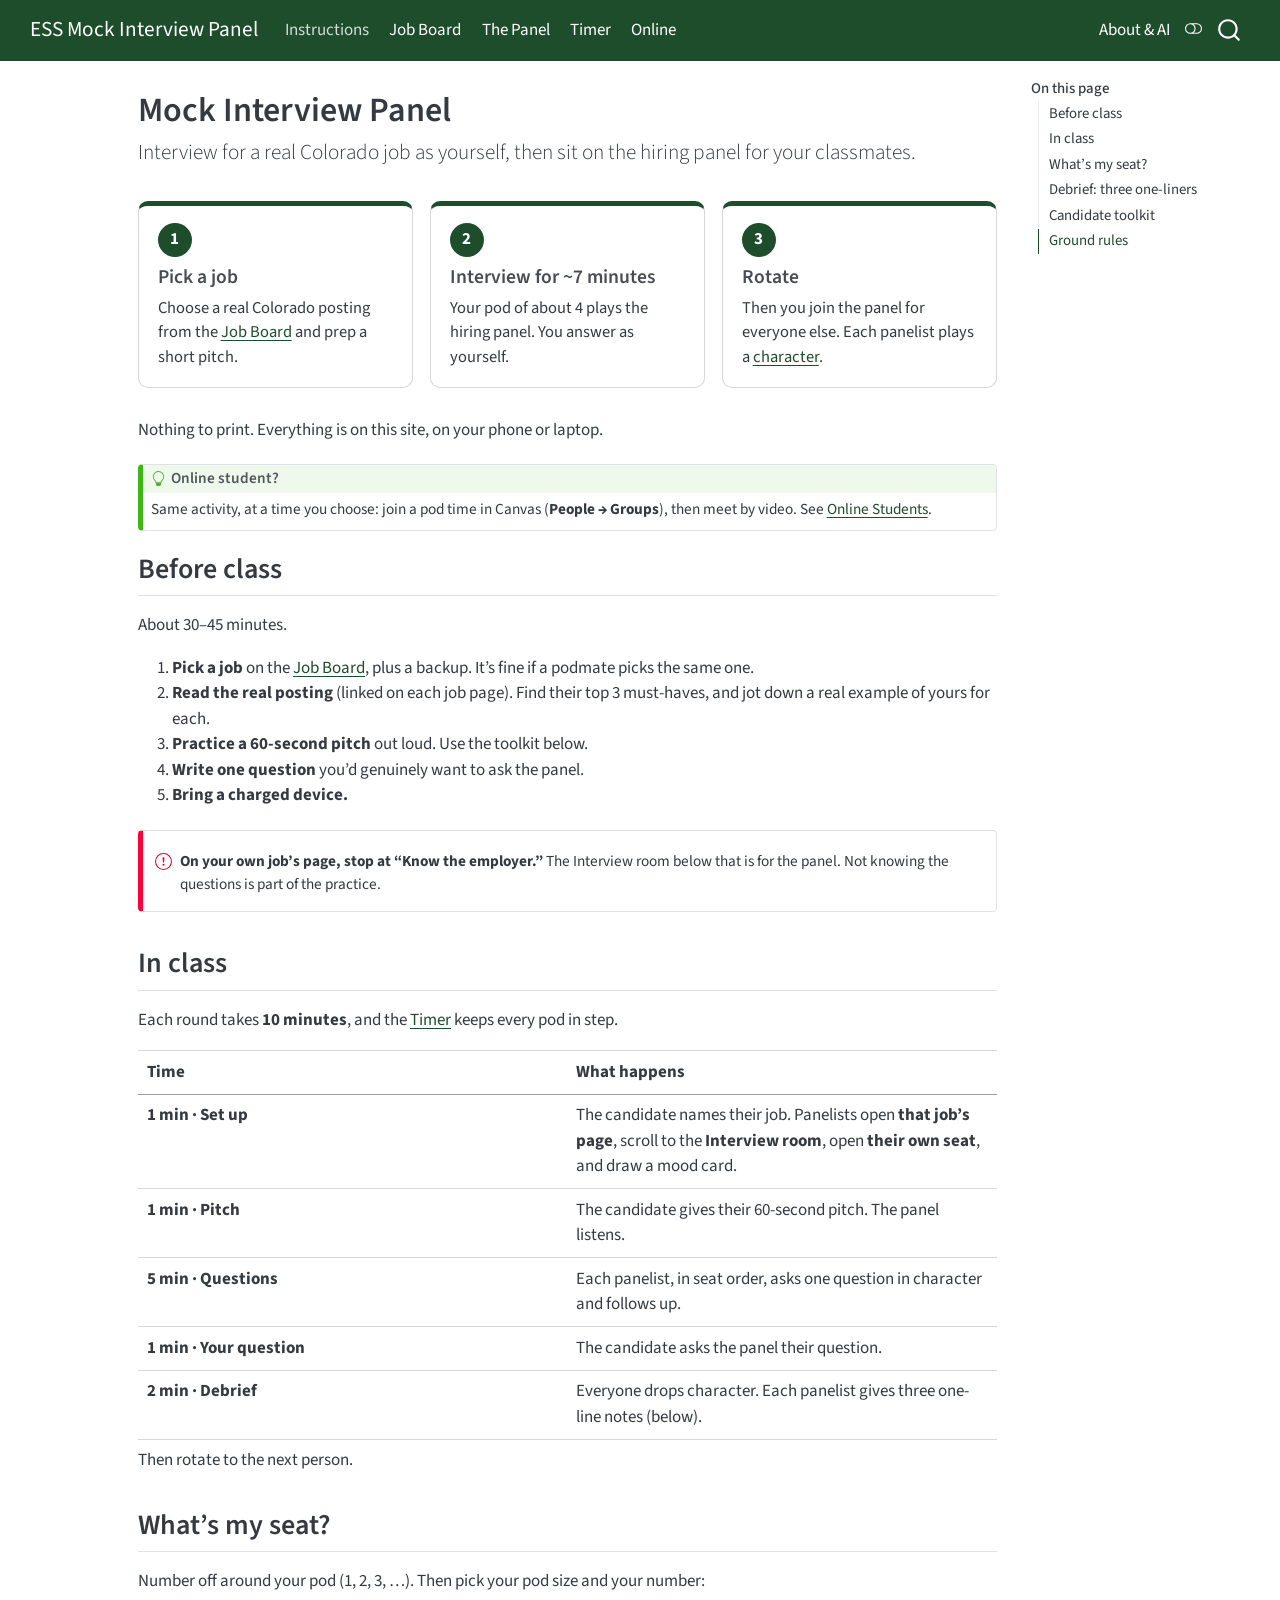
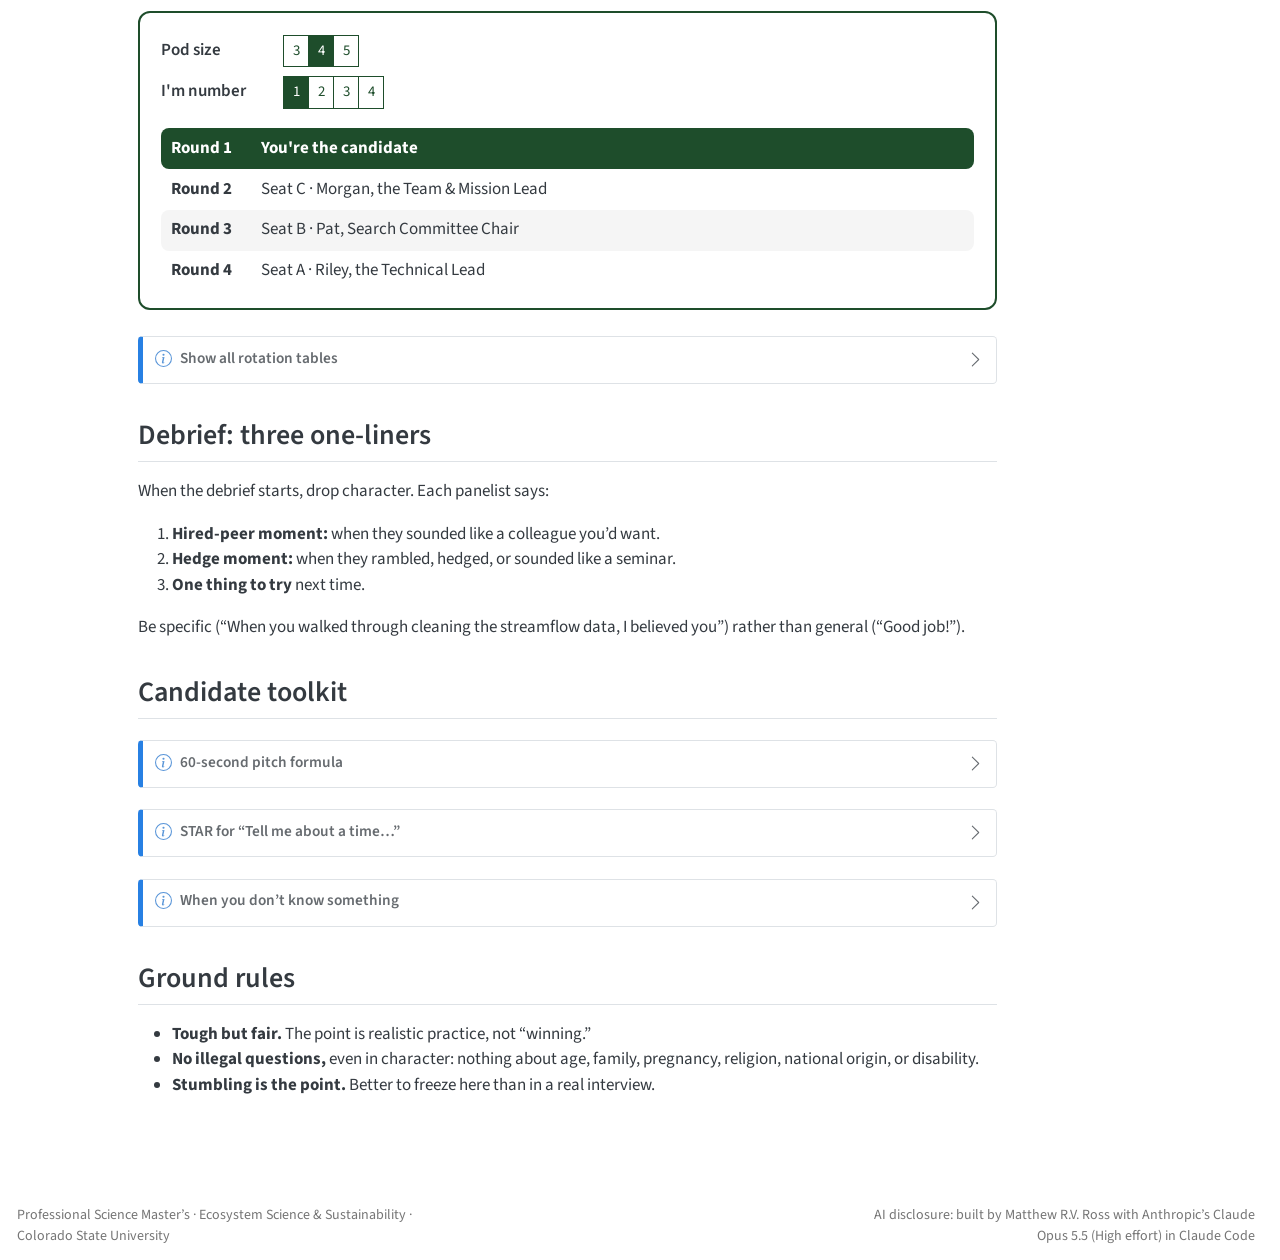
<file: index.html>
<!DOCTYPE html>
<html xmlns="http://www.w3.org/1999/xhtml" lang="en" xml:lang="en"><head>

<meta charset="utf-8">
<meta name="generator" content="quarto-1.10.18">

<meta name="viewport" content="width=device-width, initial-scale=1.0, user-scalable=yes">


<title>Mock Interview Panel – ESS Mock Interview Panel</title>
<style>
/* Default styles provided by pandoc.
** See https://pandoc.org/MANUAL.html#variables-for-html for config info.
*/
span.smallcaps{font-variant: small-caps;}
div.columns{display: flex; gap: 1.5em;}
div.column{flex: auto;}
@media screen {
div.columns{gap: min(4vw, 1.5em);}
div.column{overflow-x: auto;}
}
div.hanging-indent{margin-left: 1.5em; text-indent: -1.5em;}
ul.task-list{list-style: none;}
ul.task-list li input[type="checkbox"] {
  width: 0.8em;
  margin: 0 0.8em 0.2em -1em; /* quarto-specific, see https://github.com/quarto-dev/quarto-cli/issues/4556 */ 
  vertical-align: middle;
}
</style>


<script src="site_libs/quarto-nav/quarto-nav.js"></script>
<script src="site_libs/quarto-nav/headroom.min.js"></script>
<script src="site_libs/clipboard/clipboard.min.js"></script>
<script src="site_libs/quarto-search/autocomplete.umd.js"></script>
<script src="site_libs/quarto-search/fuse.min.js"></script>
<script src="site_libs/quarto-search/quarto-search.js"></script>
<meta name="quarto:offset" content="./">
<script src="site_libs/quarto-html/quarto.js" type="module"></script>
<script src="site_libs/quarto-html/tabsets/tabsets.js" type="module"></script>
<script src="site_libs/quarto-html/popper.min.js"></script>
<script src="site_libs/quarto-html/tippy.umd.min.js"></script>
<script src="site_libs/quarto-html/anchor.min.js"></script>
<link href="site_libs/quarto-html/tippy.css" rel="stylesheet">
<link href="site_libs/quarto-html/quarto-syntax-highlighting-64a204ab8560d761af7679ceaba22944.css" rel="stylesheet" class="quarto-color-scheme" id="quarto-text-highlighting-styles">
<link href="site_libs/quarto-html/quarto-syntax-highlighting-dark-b85bc7c33db8c58e0ec93c3465666fed.css" rel="stylesheet" class="quarto-color-scheme quarto-color-alternate" id="quarto-text-highlighting-styles">
<link href="site_libs/quarto-html/quarto-syntax-highlighting-64a204ab8560d761af7679ceaba22944.css" rel="stylesheet" class="quarto-color-scheme-extra" id="quarto-text-highlighting-styles">
<script src="site_libs/bootstrap/bootstrap.min.js"></script>
<link href="site_libs/bootstrap/bootstrap-icons.css" rel="stylesheet">
<link href="site_libs/bootstrap/bootstrap-185480ddaecdbc6b2efe8f050d7d3ad7.min.css" rel="stylesheet" append-hash="true" class="quarto-color-scheme" id="quarto-bootstrap" data-mode="light">
<link href="site_libs/bootstrap/bootstrap-dark-569107f191ac27b854970ef12eceafb2.min.css" rel="stylesheet" append-hash="true" class="quarto-color-scheme quarto-color-alternate" id="quarto-bootstrap" data-mode="dark">
<link href="site_libs/bootstrap/bootstrap-185480ddaecdbc6b2efe8f050d7d3ad7.min.css" rel="stylesheet" append-hash="true" class="quarto-color-scheme-extra" id="quarto-bootstrap" data-mode="light">
<script id="quarto-search-options" type="application/json">{
  "location": "navbar",
  "copy-button": false,
  "collapse-after": 3,
  "panel-placement": "end",
  "type": "overlay",
  "limit": 50,
  "keyboard-shortcut": [
    "f",
    "/",
    "s"
  ],
  "show-item-context": false,
  "language": {
    "search-no-results-text": "No results",
    "search-matching-documents-text": "matching documents",
    "search-copy-link-title": "Copy link to search",
    "search-hide-matches-text": "Hide additional matches",
    "search-more-match-text": "more match in this document",
    "search-more-matches-text": "more matches in this document",
    "search-clear-button-title": "Clear",
    "search-text-placeholder": "",
    "search-detached-cancel-button-title": "Cancel",
    "search-submit-button-title": "Submit",
    "search-label": "Search"
  }
}</script>
<style>html{ scroll-behavior: smooth; }</style>


<link rel="stylesheet" href="styles/site.css">
</head>

<body class="nav-fixed quarto-light"><script id="quarto-html-before-body" type="application/javascript">
    const toggleBodyColorMode = (bsSheetEl) => {
      const mode = bsSheetEl.getAttribute("data-mode");
      const bodyEl = window.document.querySelector("body");
      if (mode === "dark") {
        bodyEl.classList.add("quarto-dark");
        bodyEl.classList.remove("quarto-light");
      } else {
        bodyEl.classList.add("quarto-light");
        bodyEl.classList.remove("quarto-dark");
      }
    }
    const toggleBodyColorPrimary = () => {
      const bsSheetEl = window.document.querySelector("link#quarto-bootstrap:not([rel=disabled-stylesheet])");
      if (bsSheetEl) {
        toggleBodyColorMode(bsSheetEl);
      }
    }
    const setColorSchemeToggle = (alternate) => {
      const toggles = window.document.querySelectorAll('.quarto-color-scheme-toggle');
      for (let i=0; i < toggles.length; i++) {
        const toggle = toggles[i];
        if (toggle) {
          if (alternate) {
            toggle.classList.add("alternate");
          } else {
            toggle.classList.remove("alternate");
          }
        }
      }
    };
    const toggleColorMode = (alternate) => {
      // Switch the stylesheets
      const primaryStylesheets = window.document.querySelectorAll('link.quarto-color-scheme:not(.quarto-color-alternate)');
      const alternateStylesheets = window.document.querySelectorAll('link.quarto-color-scheme.quarto-color-alternate');
      manageTransitions('#quarto-margin-sidebar .nav-link', false);
      if (alternate) {
        // note: dark is layered on light, we don't disable primary!
        enableStylesheet(alternateStylesheets);
        for (const sheetNode of alternateStylesheets) {
          if (sheetNode.id === "quarto-bootstrap") {
            toggleBodyColorMode(sheetNode);
          }
        }
      } else {
        disableStylesheet(alternateStylesheets);
        enableStylesheet(primaryStylesheets)
        toggleBodyColorPrimary();
      }
      manageTransitions('#quarto-margin-sidebar .nav-link', true);
      // Switch the toggles
      setColorSchemeToggle(alternate)
      // Hack to workaround the fact that safari doesn't
      // properly recolor the scrollbar when toggling (#1455)
      if (navigator.userAgent.indexOf('Safari') > 0 && navigator.userAgent.indexOf('Chrome') == -1) {
        manageTransitions("body", false);
        window.scrollTo(0, 1);
        setTimeout(() => {
          window.scrollTo(0, 0);
          manageTransitions("body", true);
        }, 40);
      }
    }
    const disableStylesheet = (stylesheets) => {
      for (let i=0; i < stylesheets.length; i++) {
        const stylesheet = stylesheets[i];
        stylesheet.rel = 'disabled-stylesheet';
      }
    }
    const enableStylesheet = (stylesheets) => {
      for (let i=0; i < stylesheets.length; i++) {
        const stylesheet = stylesheets[i];
        if(stylesheet.rel !== 'stylesheet') { // for Chrome, which will still FOUC without this check
          stylesheet.rel = 'stylesheet';
        }
      }
    }
    const manageTransitions = (selector, allowTransitions) => {
      const els = window.document.querySelectorAll(selector);
      for (let i=0; i < els.length; i++) {
        const el = els[i];
        if (allowTransitions) {
          el.classList.remove('notransition');
        } else {
          el.classList.add('notransition');
        }
      }
    }
    const isFileUrl = () => {
      return window.location.protocol === 'file:';
    }
    const hasAlternateSentinel = () => {
      let styleSentinel = getColorSchemeSentinel();
      if (styleSentinel !== null) {
        return styleSentinel === "alternate";
      } else {
        return false;
      }
    }
    const setStyleSentinel = (alternate) => {
      const value = alternate ? "alternate" : "default";
      if (!isFileUrl()) {
        window.localStorage.setItem("quarto-color-scheme", value);
      } else {
        localAlternateSentinel = value;
      }
    }
    const getColorSchemeSentinel = () => {
      if (!isFileUrl()) {
        const storageValue = window.localStorage.getItem("quarto-color-scheme");
        return storageValue != null ? storageValue : localAlternateSentinel;
      } else {
        return localAlternateSentinel;
      }
    }
    const toggleGiscusIfUsed = (isAlternate, darkModeDefault) => {
      const baseTheme = document.querySelector('#giscus-base-theme')?.value ?? 'light';
      const alternateTheme = document.querySelector('#giscus-alt-theme')?.value ?? 'dark';
      let newTheme = '';
      if(authorPrefersDark) {
        newTheme = isAlternate ? baseTheme : alternateTheme;
      } else {
        newTheme = isAlternate ? alternateTheme : baseTheme;
      }
      const changeGiscusTheme = () => {
        // From: https://github.com/giscus/giscus/issues/336
        const sendMessage = (message) => {
          const iframe = document.querySelector('iframe.giscus-frame');
          if (!iframe) return;
          iframe.contentWindow.postMessage({ giscus: message }, 'https://giscus.app');
        }
        sendMessage({
          setConfig: {
            theme: newTheme
          }
        });
      }
      const isGiscussLoaded = window.document.querySelector('iframe.giscus-frame') !== null;
      if (isGiscussLoaded) {
        changeGiscusTheme();
      }
    };
    const authorPrefersDark = false;
    const darkModeDefault = authorPrefersDark;
      document.querySelector('link#quarto-text-highlighting-styles.quarto-color-scheme-extra').rel = 'disabled-stylesheet';
      document.querySelector('link#quarto-bootstrap.quarto-color-scheme-extra').rel = 'disabled-stylesheet';
    let localAlternateSentinel = darkModeDefault ? 'alternate' : 'default';
    // Dark / light mode switch
    window.quartoToggleColorScheme = () => {
      // Read the current dark / light value
      let toAlternate = !hasAlternateSentinel();
      toggleColorMode(toAlternate);
      setStyleSentinel(toAlternate);
      toggleGiscusIfUsed(toAlternate, darkModeDefault);
      window.dispatchEvent(new Event('resize'));
    };
    // Switch to dark mode if need be
    if (hasAlternateSentinel()) {
      toggleColorMode(true);
    } else {
      toggleColorMode(false);
    }
  </script>

<div id="quarto-search-results"></div>
  <header id="quarto-header" class="headroom fixed-top">
    <nav class="navbar navbar-expand-lg " data-bs-theme="dark">
      <div class="navbar-container container-fluid">
      <div class="navbar-brand-container mx-auto">
    <a class="navbar-brand" href="./index.html">
    <span class="navbar-title">ESS Mock Interview Panel</span>
    </a>
  </div>
            <div id="quarto-search" class="" title="Search"></div>
          <button class="navbar-toggler" type="button" data-bs-toggle="collapse" data-bs-target="#navbarCollapse" aria-controls="navbarCollapse" role="menu" aria-expanded="false" aria-label="Toggle navigation" onclick="if (window.quartoToggleHeadroom) { window.quartoToggleHeadroom(); }">
  <span class="navbar-toggler-icon"></span>
</button>
          <div class="collapse navbar-collapse" id="navbarCollapse">
            <ul class="navbar-nav navbar-nav-scroll me-auto">
  <li class="nav-item">
    <a class="nav-link active" href="./index.html" aria-current="page"> 
<span class="menu-text">Instructions</span></a>
  </li>  
  <li class="nav-item">
    <a class="nav-link" href="./jobs.html"> 
<span class="menu-text">Job Board</span></a>
  </li>  
  <li class="nav-item">
    <a class="nav-link" href="./panel.html"> 
<span class="menu-text">The Panel</span></a>
  </li>  
  <li class="nav-item">
    <a class="nav-link" href="./timer.html"> 
<span class="menu-text">Timer</span></a>
  </li>  
  <li class="nav-item">
    <a class="nav-link" href="./online.html"> 
<span class="menu-text">Online</span></a>
  </li>  
</ul>
            <ul class="navbar-nav navbar-nav-scroll ms-auto">
  <li class="nav-item">
    <a class="nav-link" href="./about.html"> 
<span class="menu-text">About &amp; AI</span></a>
  </li>  
</ul>
          </div> <!-- /navcollapse -->
            <div class="quarto-navbar-tools">
  <a href="" class="quarto-color-scheme-toggle quarto-navigation-tool  px-1" onclick="window.quartoToggleColorScheme(); return false;" title="Toggle dark mode"><i class="bi"></i></a>
</div>
      </div> <!-- /container-fluid -->
    </nav>
</header>
<!-- content -->
<div id="quarto-content" class="quarto-container page-columns page-rows-contents page-layout-article page-navbar">
<!-- sidebar -->
<!-- margin-sidebar -->
    <div id="quarto-margin-sidebar" class="sidebar margin-sidebar">
        <nav id="TOC" role="doc-toc" class="toc-active">
    <h2 id="toc-title">On this page</h2>
   
  <ul class="collapse">
  <li><a href="#before-class" id="toc-before-class" class="nav-link active" data-scroll-target="#before-class">Before class</a></li>
  <li><a href="#in-class" id="toc-in-class" class="nav-link" data-scroll-target="#in-class">In class</a></li>
  <li><a href="#who-sits-where-rotation" id="toc-who-sits-where-rotation" class="nav-link" data-scroll-target="#who-sits-where-rotation">What’s my seat?</a></li>
  <li><a href="#debrief-three-one-liners" id="toc-debrief-three-one-liners" class="nav-link" data-scroll-target="#debrief-three-one-liners">Debrief: three one-liners</a></li>
  <li><a href="#candidate-toolkit" id="toc-candidate-toolkit" class="nav-link" data-scroll-target="#candidate-toolkit">Candidate toolkit</a></li>
  <li><a href="#ground-rules" id="toc-ground-rules" class="nav-link" data-scroll-target="#ground-rules">Ground rules</a></li>
  </ul>
</nav>
    </div>
<!-- main -->
<main class="content" id="quarto-document-content">


<header id="title-block-header" class="quarto-title-block default">
<div class="quarto-title">
<h1 class="title">Mock Interview Panel</h1>
<p class="subtitle lead">Interview for a real Colorado job as yourself, then sit on the hiring panel for your classmates.</p>
</div>



<div class="quarto-title-meta">

    
  
    
  </div>
  


</header>


<div class="steps">
  <div class="step"><div class="num">1</div><h3 class="anchored">Pick a job</h3><p>Choose a real Colorado posting from the <a href="jobs.html">Job Board</a> and prep a short pitch.</p></div>
  <div class="step"><div class="num">2</div><h3 class="anchored">Interview for ~7 minutes</h3><p>Your pod of about 4 plays the hiring panel. You answer as yourself.</p></div>
  <div class="step"><div class="num">3</div><h3 class="anchored">Rotate</h3><p>Then you join the panel for everyone else. Each panelist plays a <a href="panel.html">character</a>.</p></div>
</div>
<p>Nothing to print. Everything is on this site, on your phone or laptop.</p>
<div class="callout callout-style-default callout-tip callout-titled">
<div class="callout-header d-flex align-content-center">
<div class="callout-icon-container">
<i class="callout-icon"></i>
</div>
<div class="callout-title-container flex-fill">
<span class="screen-reader-only">Tip</span>Online student?
</div>
</div>
<div class="callout-body-container callout-body">
<p>Same activity, at a time you choose: join a pod time in Canvas (<strong>People → Groups</strong>), then meet by video. See <a href="./online.html">Online Students</a>.</p>
</div>
</div>
<section id="before-class" class="level2">
<h2 class="anchored" data-anchor-id="before-class">Before class</h2>
<p>About 30–45 minutes.</p>
<ol type="1">
<li><strong>Pick a job</strong> on the <a href="./jobs.html">Job Board</a>, plus a backup. It’s fine if a podmate picks the same one.</li>
<li><strong>Read the real posting</strong> (linked on each job page). Find their top 3 must-haves, and jot down a real example of yours for each.</li>
<li><strong>Practice a 60-second pitch</strong> out loud. Use the toolkit below.</li>
<li><strong>Write one question</strong> you’d genuinely want to ask the panel.</li>
<li><strong>Bring a charged device.</strong></li>
</ol>
<div class="callout callout-style-simple callout-important">
<div class="callout-body d-flex">
<div class="callout-icon-container">
<i class="callout-icon"></i>
</div>
<div class="callout-body-container">
<p><strong>On your own job’s page, stop at “Know the employer.”</strong> The Interview room below that is for the panel. Not knowing the questions is part of the practice.</p>
</div>
</div>
</div>
</section>
<section id="in-class" class="level2">
<h2 class="anchored" data-anchor-id="in-class">In class</h2>
<p>Each round takes <strong>10 minutes</strong>, and the <a href="./timer.html">Timer</a> keeps every pod in step.</p>
<table class="caption-top table">
<colgroup>
<col style="width: 50%">
<col style="width: 50%">
</colgroup>
<thead>
<tr class="header">
<th>Time</th>
<th>What happens</th>
</tr>
</thead>
<tbody>
<tr class="odd">
<td><strong>1 min · Set up</strong></td>
<td>The candidate names their job. Panelists open <strong>that job’s page</strong>, scroll to the <strong>Interview room</strong>, open <strong>their own seat</strong>, and draw a mood card.</td>
</tr>
<tr class="even">
<td><strong>1 min · Pitch</strong></td>
<td>The candidate gives their 60-second pitch. The panel listens.</td>
</tr>
<tr class="odd">
<td><strong>5 min · Questions</strong></td>
<td>Each panelist, in seat order, asks one question in character and follows up.</td>
</tr>
<tr class="even">
<td><strong>1 min · Your question</strong></td>
<td>The candidate asks the panel their question.</td>
</tr>
<tr class="odd">
<td><strong>2 min · Debrief</strong></td>
<td>Everyone drops character. Each panelist gives three one-line notes (below).</td>
</tr>
</tbody>
</table>
<p>Then rotate to the next person.</p>
</section>
<section id="who-sits-where-rotation" class="level2">
<h2 class="anchored" data-anchor-id="who-sits-where-rotation">What’s my seat?</h2>
<p>Number off around your pod (1, 2, 3, …). Then pick your pod size and your number:</p>
<div class="seat-picker" id="seat-picker">
  <div><span class="row-label">Pod size</span>
    <div class="btn-group" role="group" aria-label="Pod size" id="sp-size"></div></div>
  <div><span class="row-label">I'm number</span>
    <div class="btn-group" role="group" aria-label="Your number" id="sp-num"></div></div>
  <ol id="sp-out" aria-live="polite"></ol>
</div>
<script>
(function () {
  const NAMES = {
    "A": "Seat A · Riley, the Technical Lead",
    "B": "Seat B · Pat, Search Committee Chair",
    "C": "Seat C · Morgan, the Team & Mission Lead",
    "D": "Seat D · Dale, the Outside Stakeholder",
    "A+B": "Seat A+B · Riley-Pat, the Hiring Manager"
  };
  const roles = n => n === 3 ? ["Candidate", "A+B", "C"] : ["Candidate", "A", "B", "C", "D"].slice(0, n);
  let size = 4, me = 1;
  try { size = Number(localStorage.getItem("sp-size")) || 4; me = Number(localStorage.getItem("sp-num")) || 1; } catch (e) {}
  const $ = id => document.getElementById(id);

  function buttons(el, values, current, onPick) {
    el.innerHTML = "";
    values.forEach(v => {
      const b = document.createElement("button");
      b.type = "button";
      b.className = "btn btn-sm " + (v === current ? "btn-primary" : "btn-outline-primary");
      b.textContent = v;
      b.setAttribute("aria-pressed", String(v === current));
      b.addEventListener("click", () => onPick(v));
      el.appendChild(b);
    });
  }

  function render() {
    if (me > size) me = size;
    try { localStorage.setItem("sp-size", size); localStorage.setItem("sp-num", me); } catch (e) {}
    buttons($("sp-size"), [3, 4, 5], size, v => { size = v; render(); });
    buttons($("sp-num"), Array.from({ length: size }, (_, i) => i + 1), me, v => { me = v; render(); });
    const r = roles(size);
    $("sp-out").innerHTML = Array.from({ length: size }, (_, i) => {
      const role = r[((me - (i + 1)) % size + size) % size];
      const cand = role === "Candidate";
      return `<li class="${cand ? "cand" : ""}"><span class="r">Round ${i + 1}</span><span>${cand ? "<b>You're the candidate</b>" : NAMES[role]}</span></li>`;
    }).join("");
  }
  render();
})();
</script>
<div class="callout callout-style-simple callout-note callout-titled">
<div class="callout-header d-flex align-content-center collapsed" data-bs-toggle="collapse" data-bs-target=".callout-2-contents" aria-controls="callout-2" aria-expanded="false" aria-label="Toggle callout">
<div class="callout-icon-container">
<i class="callout-icon"></i>
</div>
<div class="callout-title-container flex-fill">
<span class="screen-reader-only">Note</span>Show all rotation tables
</div>
<div class="callout-btn-toggle d-inline-block border-0 py-1 ps-1 pe-0 float-end"><i class="callout-toggle"></i></div>
</div>
<div id="callout-2" class="callout-2-contents callout-collapse collapse">
<div class="callout-body-container callout-body">
<p><strong>Pod of 4</strong></p>
<table class="caption-top table">
<thead>
<tr class="header">
<th style="text-align: center;">Round</th>
<th style="text-align: center;">Person 1</th>
<th style="text-align: center;">Person 2</th>
<th style="text-align: center;">Person 3</th>
<th style="text-align: center;">Person 4</th>
</tr>
</thead>
<tbody>
<tr class="odd">
<td style="text-align: center;">1</td>
<td style="text-align: center;"><strong>Candidate</strong></td>
<td style="text-align: center;">A</td>
<td style="text-align: center;">B</td>
<td style="text-align: center;">C</td>
</tr>
<tr class="even">
<td style="text-align: center;">2</td>
<td style="text-align: center;">C</td>
<td style="text-align: center;"><strong>Candidate</strong></td>
<td style="text-align: center;">A</td>
<td style="text-align: center;">B</td>
</tr>
<tr class="odd">
<td style="text-align: center;">3</td>
<td style="text-align: center;">B</td>
<td style="text-align: center;">C</td>
<td style="text-align: center;"><strong>Candidate</strong></td>
<td style="text-align: center;">A</td>
</tr>
<tr class="even">
<td style="text-align: center;">4</td>
<td style="text-align: center;">A</td>
<td style="text-align: center;">B</td>
<td style="text-align: center;">C</td>
<td style="text-align: center;"><strong>Candidate</strong></td>
</tr>
</tbody>
</table>
<p><strong>Pod of 5</strong> (adds Seat D)</p>
<table class="caption-top table">
<thead>
<tr class="header">
<th style="text-align: center;">Round</th>
<th style="text-align: center;">P1</th>
<th style="text-align: center;">P2</th>
<th style="text-align: center;">P3</th>
<th style="text-align: center;">P4</th>
<th style="text-align: center;">P5</th>
</tr>
</thead>
<tbody>
<tr class="odd">
<td style="text-align: center;">1</td>
<td style="text-align: center;"><strong>Candidate</strong></td>
<td style="text-align: center;">A</td>
<td style="text-align: center;">B</td>
<td style="text-align: center;">C</td>
<td style="text-align: center;">D</td>
</tr>
<tr class="even">
<td style="text-align: center;">2</td>
<td style="text-align: center;">D</td>
<td style="text-align: center;"><strong>Candidate</strong></td>
<td style="text-align: center;">A</td>
<td style="text-align: center;">B</td>
<td style="text-align: center;">C</td>
</tr>
<tr class="odd">
<td style="text-align: center;">3</td>
<td style="text-align: center;">C</td>
<td style="text-align: center;">D</td>
<td style="text-align: center;"><strong>Candidate</strong></td>
<td style="text-align: center;">A</td>
<td style="text-align: center;">B</td>
</tr>
<tr class="even">
<td style="text-align: center;">4</td>
<td style="text-align: center;">B</td>
<td style="text-align: center;">C</td>
<td style="text-align: center;">D</td>
<td style="text-align: center;"><strong>Candidate</strong></td>
<td style="text-align: center;">A</td>
</tr>
<tr class="odd">
<td style="text-align: center;">5</td>
<td style="text-align: center;">A</td>
<td style="text-align: center;">B</td>
<td style="text-align: center;">C</td>
<td style="text-align: center;">D</td>
<td style="text-align: center;"><strong>Candidate</strong></td>
</tr>
</tbody>
</table>
<p><strong>Pod of 3</strong> (one person plays A+B)</p>
<table class="caption-top table">
<thead>
<tr class="header">
<th style="text-align: center;">Round</th>
<th style="text-align: center;">P1</th>
<th style="text-align: center;">P2</th>
<th style="text-align: center;">P3</th>
</tr>
</thead>
<tbody>
<tr class="odd">
<td style="text-align: center;">1</td>
<td style="text-align: center;"><strong>Candidate</strong></td>
<td style="text-align: center;">A+B</td>
<td style="text-align: center;">C</td>
</tr>
<tr class="even">
<td style="text-align: center;">2</td>
<td style="text-align: center;">C</td>
<td style="text-align: center;"><strong>Candidate</strong></td>
<td style="text-align: center;">A+B</td>
</tr>
<tr class="odd">
<td style="text-align: center;">3</td>
<td style="text-align: center;">A+B</td>
<td style="text-align: center;">C</td>
<td style="text-align: center;"><strong>Candidate</strong></td>
</tr>
</tbody>
</table>
</div>
</div>
</div>
</section>
<section id="debrief-three-one-liners" class="level2">
<h2 class="anchored" data-anchor-id="debrief-three-one-liners">Debrief: three one-liners</h2>
<p>When the debrief starts, drop character. Each panelist says:</p>
<ol type="1">
<li><strong>Hired-peer moment:</strong> when they sounded like a colleague you’d want.</li>
<li><strong>Hedge moment:</strong> when they rambled, hedged, or sounded like a seminar.</li>
<li><strong>One thing to try</strong> next time.</li>
</ol>
<p>Be specific (“When you walked through cleaning the streamflow data, I believed you”) rather than general (“Good job!”).</p>
</section>
<section id="candidate-toolkit" class="level2">
<h2 class="anchored" data-anchor-id="candidate-toolkit">Candidate toolkit</h2>
<div class="callout callout-style-simple callout-note callout-titled">
<div class="callout-header d-flex align-content-center collapsed" data-bs-toggle="collapse" data-bs-target=".callout-3-contents" aria-controls="callout-3" aria-expanded="false" aria-label="Toggle callout">
<div class="callout-icon-container">
<i class="callout-icon"></i>
</div>
<div class="callout-title-container flex-fill">
<span class="screen-reader-only">Note</span>60-second pitch formula
</div>
<div class="callout-btn-toggle d-inline-block border-0 py-1 ps-1 pe-0 float-end"><i class="callout-toggle"></i></div>
</div>
<div id="callout-3" class="callout-3-contents callout-collapse collapse">
<div class="callout-body-container callout-body">
<blockquote class="blockquote">
<p><em>“I’m [name], and I [your focus]. Most recently I [one concrete thing you built, analyzed, or managed]. I’m interested in [this role] at [this employer] because [something specific from the posting]. I’d bring [the one or two skills they need most].”</em></p>
</blockquote>
</div>
</div>
</div>
<div class="callout callout-style-simple callout-note callout-titled">
<div class="callout-header d-flex align-content-center collapsed" data-bs-toggle="collapse" data-bs-target=".callout-4-contents" aria-controls="callout-4" aria-expanded="false" aria-label="Toggle callout">
<div class="callout-icon-container">
<i class="callout-icon"></i>
</div>
<div class="callout-title-container flex-fill">
<span class="screen-reader-only">Note</span>STAR for “Tell me about a time…”
</div>
<div class="callout-btn-toggle d-inline-block border-0 py-1 ps-1 pe-0 float-end"><i class="callout-toggle"></i></div>
</div>
<div id="callout-4" class="callout-4-contents callout-collapse collapse">
<div class="callout-body-container callout-body">
<ul>
<li><strong>Situation:</strong> one or two sentences of context.</li>
<li><strong>Task:</strong> what <em>you</em> were responsible for.</li>
<li><strong>Action:</strong> what <em>you</em> did. Spend most of your time here, and say “I,” not “we.”</li>
<li><strong>Result:</strong> what happened (with a number if you have one) and what you learned.</li>
</ul>
</div>
</div>
</div>
<div class="callout callout-style-simple callout-note callout-titled">
<div class="callout-header d-flex align-content-center collapsed" data-bs-toggle="collapse" data-bs-target=".callout-5-contents" aria-controls="callout-5" aria-expanded="false" aria-label="Toggle callout">
<div class="callout-icon-container">
<i class="callout-icon"></i>
</div>
<div class="callout-title-container flex-fill">
<span class="screen-reader-only">Note</span>When you don’t know something
</div>
<div class="callout-btn-toggle d-inline-block border-0 py-1 ps-1 pe-0 float-end"><i class="callout-toggle"></i></div>
</div>
<div id="callout-5" class="callout-5-contents callout-collapse collapse">
<div class="callout-body-container callout-body">
<blockquote class="blockquote">
<p><em>“I haven’t used [X] directly. The closest thing I’ve done is [Y], where I [specific]. Here’s how I’d get up to speed on [X]…”</em></p>
</blockquote>
<p>This beats bluffing every time.</p>
</div>
</div>
</div>
</section>
<section id="ground-rules" class="level2">
<h2 class="anchored" data-anchor-id="ground-rules">Ground rules</h2>
<ul>
<li><strong>Tough but fair.</strong> The point is realistic practice, not “winning.”</li>
<li><strong>No illegal questions,</strong> even in character: nothing about age, family, pregnancy, religion, national origin, or disability.</li>
<li><strong>Stumbling is the point.</strong> Better to freeze here than in a real interview.</li>
</ul>


</section>

</main> <!-- /main -->
<script id="quarto-html-after-body" type="application/javascript">
  window.document.addEventListener("DOMContentLoaded", function (event) {
    // Ensure there is a toggle, if there isn't float one in the top right
    if (window.document.querySelector('.quarto-color-scheme-toggle') === null) {
      const a = window.document.createElement('a');
      a.classList.add('top-right');
      a.classList.add('quarto-color-scheme-toggle');
      a.href = "";
      a.onclick = function() { try { window.quartoToggleColorScheme(); } catch {} return false; };
      const i = window.document.createElement("i");
      i.classList.add('bi');
      a.appendChild(i);
      window.document.body.appendChild(a);
    }
    setColorSchemeToggle(hasAlternateSentinel())
    const icon = "";
    const anchorJS = new window.AnchorJS();
    anchorJS.options = {
      placement: 'right',
      icon: icon
    };
    anchorJS.add('.anchored');
    const isCodeAnnotation = (el) => {
      for (const clz of el.classList) {
        if (clz.startsWith('code-annotation-')) {                     
          return true;
        }
      }
      return false;
    }
    const onCopySuccess = function(e) {
      // button target
      const button = e.trigger;
      // don't keep focus
      button.blur();
      // flash "checked"
      button.classList.add('code-copy-button-checked');
      var currentTitle = button.getAttribute("title");
      button.setAttribute("title", "Copied!");
      let tooltip;
      if (window.bootstrap) {
        button.setAttribute("data-bs-toggle", "tooltip");
        button.setAttribute("data-bs-placement", "left");
        button.setAttribute("data-bs-title", "Copied!");
        tooltip = new bootstrap.Tooltip(button, 
          { trigger: "manual", 
            customClass: "code-copy-button-tooltip",
            offset: [0, -8]});
        tooltip.show();    
      }
      setTimeout(function() {
        if (tooltip) {
          tooltip.hide();
          button.removeAttribute("data-bs-title");
          button.removeAttribute("data-bs-toggle");
          button.removeAttribute("data-bs-placement");
        }
        button.setAttribute("title", currentTitle);
        button.classList.remove('code-copy-button-checked');
      }, 1000);
      // clear code selection
      e.clearSelection();
    }
    const getTextToCopy = function(trigger) {
      const outerScaffold = trigger.parentElement.cloneNode(true);
      const codeEl = outerScaffold.querySelector('code');
      for (const childEl of codeEl.children) {
        if (isCodeAnnotation(childEl)) {
          childEl.remove();
        }
      }
      return codeEl.innerText;
    }
    const clipboard = new window.ClipboardJS('.code-copy-button:not([data-in-quarto-modal])', {
      text: getTextToCopy
    });
    clipboard.on('success', onCopySuccess);
    if (window.document.getElementById('quarto-embedded-source-code-modal')) {
      const clipboardModal = new window.ClipboardJS('.code-copy-button[data-in-quarto-modal]', {
        text: getTextToCopy,
        container: window.document.getElementById('quarto-embedded-source-code-modal')
      });
      clipboardModal.on('success', onCopySuccess);
    }
      var localhostRegex = new RegExp(/^(?:http|https):\/\/localhost\:?[0-9]*\//);
      var mailtoRegex = new RegExp(/^mailto:/);
        var filterRegex = new RegExp("https:\/\/matthewross07\.github\.io\/mock_interview\/");
      var isInternal = (href) => {
          return filterRegex.test(href) || localhostRegex.test(href) || mailtoRegex.test(href);
      }
      // Inspect non-navigation links and adorn them if external
     var links = window.document.querySelectorAll('a[href]:not(.nav-link):not(.navbar-brand):not(.toc-action):not(.sidebar-link):not(.sidebar-item-toggle):not(.pagination-link):not(.no-external):not([aria-hidden]):not(.dropdown-item):not(.quarto-navigation-tool):not(.about-link)');
      for (var i=0; i<links.length; i++) {
        const link = links[i];
        if (!isInternal(link.href)) {
          // undo the damage that might have been done by quarto-nav.js in the case of
          // links that we want to consider external
          if (link.dataset.originalHref !== undefined) {
            link.href = link.dataset.originalHref;
          }
        }
      }
    function tippyHover(el, contentFn, onTriggerFn, onUntriggerFn) {
      const config = {
        allowHTML: true,
        maxWidth: 500,
        delay: 100,
        arrow: false,
        appendTo: function(el) {
            return el.parentElement;
        },
        interactive: true,
        interactiveBorder: 10,
        theme: 'quarto',
        placement: 'bottom-start',
      };
      if (contentFn) {
        config.content = contentFn;
      }
      if (onTriggerFn) {
        config.onTrigger = onTriggerFn;
      }
      if (onUntriggerFn) {
        config.onUntrigger = onUntriggerFn;
      }
      window.tippy(el, config); 
    }
    const noterefs = window.document.querySelectorAll('a[role="doc-noteref"]');
    for (var i=0; i<noterefs.length; i++) {
      const ref = noterefs[i];
      tippyHover(ref, function() {
        // use id or data attribute instead here
        let href = ref.getAttribute('data-footnote-href') || ref.getAttribute('href');
        try { href = new URL(href).hash; } catch {}
        const id = href.replace(/^#\/?/, "");
        const note = window.document.getElementById(id);
        if (note) {
          return note.innerHTML;
        } else {
          return "";
        }
      });
    }
    const xrefs = window.document.querySelectorAll('a.quarto-xref');
    const processXRef = (id, note) => {
      // Strip column container classes
      const stripColumnClz = (el) => {
        el.classList.remove("page-full", "page-columns");
        if (el.children) {
          for (const child of el.children) {
            stripColumnClz(child);
          }
        }
      }
      stripColumnClz(note)
      if (id === null || id.startsWith('sec-')) {
        // Special case sections, only their first couple elements
        const container = document.createElement("div");
        if (note.children && note.children.length > 2) {
          container.appendChild(note.children[0].cloneNode(true));
          for (let i = 1; i < note.children.length; i++) {
            const child = note.children[i];
            if (child.tagName === "P" && child.innerText === "") {
              continue;
            } else {
              container.appendChild(child.cloneNode(true));
              break;
            }
          }
          if (window.Quarto?.typesetMath) {
            window.Quarto.typesetMath(container);
          }
          return container.innerHTML
        } else {
          if (window.Quarto?.typesetMath) {
            window.Quarto.typesetMath(note);
          }
          return note.innerHTML;
        }
      } else {
        // Remove any anchor links if they are present
        const anchorLink = note.querySelector('a.anchorjs-link');
        if (anchorLink) {
          anchorLink.remove();
        }
        if (window.Quarto?.typesetMath) {
          window.Quarto.typesetMath(note);
        }
        if (note.classList.contains("callout")) {
          return note.outerHTML;
        } else {
          return note.innerHTML;
        }
      }
    }
    for (var i=0; i<xrefs.length; i++) {
      const xref = xrefs[i];
      tippyHover(xref, undefined, function(instance) {
        instance.disable();
        let url = xref.getAttribute('href');
        let hash = undefined; 
        if (url.startsWith('#')) {
          hash = url;
        } else {
          try { hash = new URL(url).hash; } catch {}
        }
        if (hash) {
          const id = hash.replace(/^#\/?/, "");
          const note = window.document.getElementById(id);
          if (note !== null) {
            try {
              const html = processXRef(id, note.cloneNode(true));
              instance.setContent(html);
            } finally {
              instance.enable();
              instance.show();
            }
          } else {
            // See if we can fetch this
            fetch(url.split('#')[0])
            .then(res => res.text())
            .then(html => {
              const parser = new DOMParser();
              const htmlDoc = parser.parseFromString(html, "text/html");
              const note = htmlDoc.getElementById(id);
              if (note !== null) {
                const html = processXRef(id, note);
                instance.setContent(html);
              } 
            }).finally(() => {
              instance.enable();
              instance.show();
            });
          }
        } else {
          // See if we can fetch a full url (with no hash to target)
          // This is a special case and we should probably do some content thinning / targeting
          fetch(url)
          .then(res => res.text())
          .then(html => {
            const parser = new DOMParser();
            const htmlDoc = parser.parseFromString(html, "text/html");
            const note = htmlDoc.querySelector('main.content');
            if (note !== null) {
              // This should only happen for chapter cross references
              // (since there is no id in the URL)
              // remove the first header
              if (note.children.length > 0 && note.children[0].tagName === "HEADER") {
                note.children[0].remove();
              }
              const html = processXRef(null, note);
              instance.setContent(html);
            } 
          }).finally(() => {
            instance.enable();
            instance.show();
          });
        }
      }, function(instance) {
      });
    }
        let selectedAnnoteEl;
        const selectorForAnnotation = ( cell, annotation) => {
          let cellAttr = 'data-code-cell="' + cell + '"';
          let lineAttr = 'data-code-annotation="' +  annotation + '"';
          const selector = 'span[' + cellAttr + '][' + lineAttr + ']';
          return selector;
        }
        const selectCodeLines = (annoteEl) => {
          const doc = window.document;
          const targetCell = annoteEl.getAttribute("data-target-cell");
          const targetAnnotation = annoteEl.getAttribute("data-target-annotation");
          const annoteSpan = window.document.querySelector(selectorForAnnotation(targetCell, targetAnnotation));
          const lines = annoteSpan.getAttribute("data-code-lines").split(",");
          const lineIds = lines.map((line) => {
            return targetCell + "-" + line;
          })
          let top = null;
          let height = null;
          let parent = null;
          if (lineIds.length > 0) {
              //compute the position of the single el (top and bottom and make a div)
              const el = window.document.getElementById(lineIds[0]);
              top = el.offsetTop;
              height = el.offsetHeight;
              parent = el.parentElement.parentElement;
            if (lineIds.length > 1) {
              const lastEl = window.document.getElementById(lineIds[lineIds.length - 1]);
              const bottom = lastEl.offsetTop + lastEl.offsetHeight;
              height = bottom - top;
            }
            if (top !== null && height !== null && parent !== null) {
              // cook up a div (if necessary) and position it 
              let div = window.document.getElementById("code-annotation-line-highlight");
              if (div === null) {
                div = window.document.createElement("div");
                div.setAttribute("id", "code-annotation-line-highlight");
                div.style.position = 'absolute';
                parent.appendChild(div);
              }
              div.style.top = top - 2 + "px";
              div.style.height = height + 4 + "px";
              div.style.left = 0;
              let gutterDiv = window.document.getElementById("code-annotation-line-highlight-gutter");
              if (gutterDiv === null) {
                gutterDiv = window.document.createElement("div");
                gutterDiv.setAttribute("id", "code-annotation-line-highlight-gutter");
                gutterDiv.style.position = 'absolute';
                const codeCell = window.document.getElementById(targetCell);
                const gutter = codeCell.querySelector('.code-annotation-gutter');
                gutter.appendChild(gutterDiv);
              }
              gutterDiv.style.top = top - 2 + "px";
              gutterDiv.style.height = height + 4 + "px";
            }
            selectedAnnoteEl = annoteEl;
          }
        };
        const unselectCodeLines = () => {
          const elementsIds = ["code-annotation-line-highlight", "code-annotation-line-highlight-gutter"];
          elementsIds.forEach((elId) => {
            const div = window.document.getElementById(elId);
            if (div) {
              div.remove();
            }
          });
          selectedAnnoteEl = undefined;
        };
          // Handle positioning of the toggle
      window.addEventListener(
        "resize",
        throttle(() => {
          elRect = undefined;
          if (selectedAnnoteEl) {
            selectCodeLines(selectedAnnoteEl);
          }
        }, 10)
      );
      function throttle(fn, ms) {
      let throttle = false;
      let timer;
        return (...args) => {
          if(!throttle) { // first call gets through
              fn.apply(this, args);
              throttle = true;
          } else { // all the others get throttled
              if(timer) clearTimeout(timer); // cancel #2
              timer = setTimeout(() => {
                fn.apply(this, args);
                timer = throttle = false;
              }, ms);
          }
        };
      }
        // Attach click handler to the DT
        const annoteDls = window.document.querySelectorAll('dt[data-target-cell]');
        for (const annoteDlNode of annoteDls) {
          annoteDlNode.addEventListener('click', (event) => {
            const clickedEl = event.target;
            if (clickedEl !== selectedAnnoteEl) {
              unselectCodeLines();
              const activeEl = window.document.querySelector('dt[data-target-cell].code-annotation-active');
              if (activeEl) {
                activeEl.classList.remove('code-annotation-active');
              }
              selectCodeLines(clickedEl);
              clickedEl.classList.add('code-annotation-active');
            } else {
              // Unselect the line
              unselectCodeLines();
              clickedEl.classList.remove('code-annotation-active');
            }
          });
        }
    const findCites = (el) => {
      const parentEl = el.parentElement;
      if (parentEl) {
        const cites = parentEl.dataset.cites;
        if (cites) {
          return {
            el,
            cites: cites.split(' ')
          };
        } else {
          return findCites(el.parentElement)
        }
      } else {
        return undefined;
      }
    };
    var bibliorefs = window.document.querySelectorAll('a[role="doc-biblioref"]');
    for (var i=0; i<bibliorefs.length; i++) {
      const ref = bibliorefs[i];
      const citeInfo = findCites(ref);
      if (citeInfo) {
        tippyHover(citeInfo.el, function() {
          var popup = window.document.createElement('div');
          citeInfo.cites.forEach(function(cite) {
            var citeDiv = window.document.createElement('div');
            citeDiv.classList.add('hanging-indent');
            citeDiv.classList.add('csl-entry');
            var biblioDiv = window.document.getElementById('ref-' + cite);
            if (biblioDiv) {
              citeDiv.innerHTML = biblioDiv.innerHTML;
            }
            popup.appendChild(citeDiv);
          });
          return popup.innerHTML;
        });
      }
    }
  });
  </script>
</div> <!-- /content -->
<footer class="footer">
  <div class="nav-footer">
    <div class="nav-footer-left">
<p>Professional Science Master’s · Ecosystem Science &amp; Sustainability · Colorado State University</p>
</div>   
    <div class="nav-footer-center">
      &nbsp;
    </div>
    <div class="nav-footer-right">
      <ul class="footer-items list-unstyled">
    <li class="nav-item">
    <a class="nav-link" href="./about.html">
<p>AI disclosure: built by Matthew R.V. Ross with Anthropic’s Claude Opus 5.5 (High effort) in Claude Code</p>
</a>
  </li>  
</ul>
    </div>
  </div>
</footer>




<script src="site_libs/quarto-html/zenscroll-min.js"></script>
</body></html>
</file>
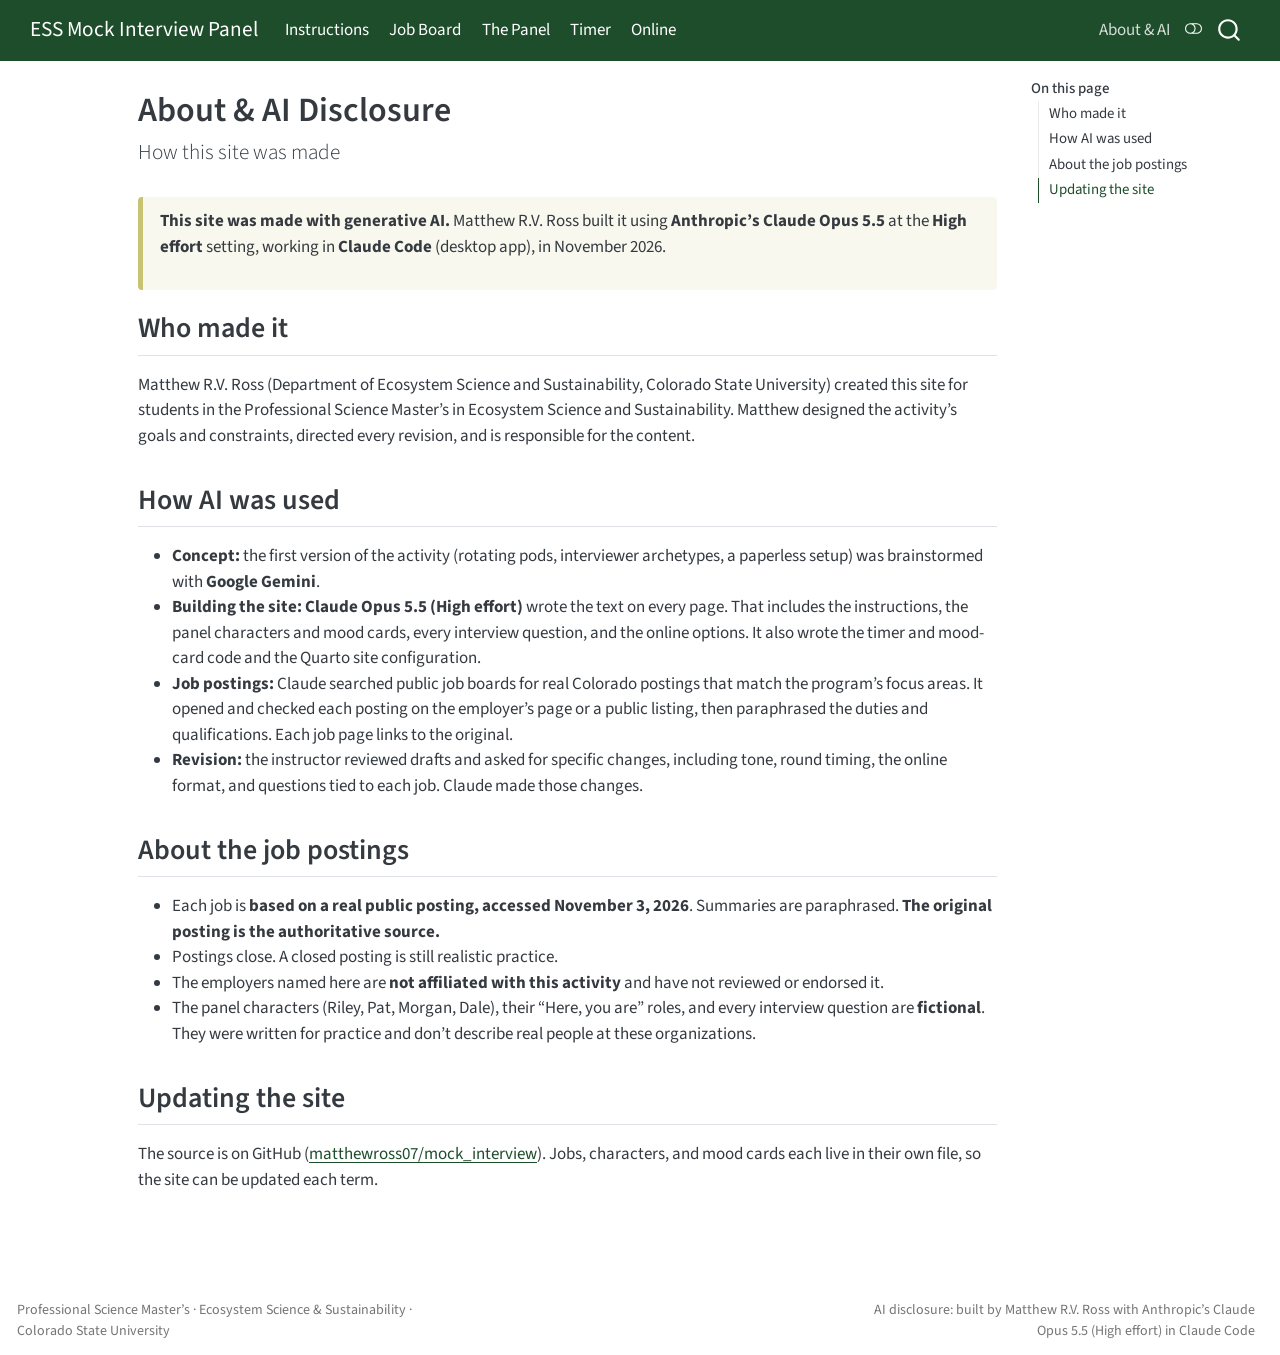
<file: about.html>
<!DOCTYPE html>
<html xmlns="http://www.w3.org/1999/xhtml" lang="en" xml:lang="en"><head>

<meta charset="utf-8">
<meta name="generator" content="quarto-1.10.18">

<meta name="viewport" content="width=device-width, initial-scale=1.0, user-scalable=yes">


<title>About &amp; AI Disclosure – ESS Mock Interview Panel</title>
<style>
/* Default styles provided by pandoc.
** See https://pandoc.org/MANUAL.html#variables-for-html for config info.
*/
span.smallcaps{font-variant: small-caps;}
div.columns{display: flex; gap: 1.5em;}
div.column{flex: auto;}
@media screen {
div.columns{gap: min(4vw, 1.5em);}
div.column{overflow-x: auto;}
}
div.hanging-indent{margin-left: 1.5em; text-indent: -1.5em;}
ul.task-list{list-style: none;}
ul.task-list li input[type="checkbox"] {
  width: 0.8em;
  margin: 0 0.8em 0.2em -1em; /* quarto-specific, see https://github.com/quarto-dev/quarto-cli/issues/4556 */ 
  vertical-align: middle;
}
</style>


<script src="site_libs/quarto-nav/quarto-nav.js"></script>
<script src="site_libs/quarto-nav/headroom.min.js"></script>
<script src="site_libs/clipboard/clipboard.min.js"></script>
<script src="site_libs/quarto-search/autocomplete.umd.js"></script>
<script src="site_libs/quarto-search/fuse.min.js"></script>
<script src="site_libs/quarto-search/quarto-search.js"></script>
<meta name="quarto:offset" content="./">
<script src="site_libs/quarto-html/quarto.js" type="module"></script>
<script src="site_libs/quarto-html/tabsets/tabsets.js" type="module"></script>
<script src="site_libs/quarto-html/popper.min.js"></script>
<script src="site_libs/quarto-html/tippy.umd.min.js"></script>
<script src="site_libs/quarto-html/anchor.min.js"></script>
<link href="site_libs/quarto-html/tippy.css" rel="stylesheet">
<link href="site_libs/quarto-html/quarto-syntax-highlighting-64a204ab8560d761af7679ceaba22944.css" rel="stylesheet" class="quarto-color-scheme" id="quarto-text-highlighting-styles">
<link href="site_libs/quarto-html/quarto-syntax-highlighting-dark-b85bc7c33db8c58e0ec93c3465666fed.css" rel="stylesheet" class="quarto-color-scheme quarto-color-alternate" id="quarto-text-highlighting-styles">
<link href="site_libs/quarto-html/quarto-syntax-highlighting-64a204ab8560d761af7679ceaba22944.css" rel="stylesheet" class="quarto-color-scheme-extra" id="quarto-text-highlighting-styles">
<script src="site_libs/bootstrap/bootstrap.min.js"></script>
<link href="site_libs/bootstrap/bootstrap-icons.css" rel="stylesheet">
<link href="site_libs/bootstrap/bootstrap-185480ddaecdbc6b2efe8f050d7d3ad7.min.css" rel="stylesheet" append-hash="true" class="quarto-color-scheme" id="quarto-bootstrap" data-mode="light">
<link href="site_libs/bootstrap/bootstrap-dark-569107f191ac27b854970ef12eceafb2.min.css" rel="stylesheet" append-hash="true" class="quarto-color-scheme quarto-color-alternate" id="quarto-bootstrap" data-mode="dark">
<link href="site_libs/bootstrap/bootstrap-185480ddaecdbc6b2efe8f050d7d3ad7.min.css" rel="stylesheet" append-hash="true" class="quarto-color-scheme-extra" id="quarto-bootstrap" data-mode="light">
<script id="quarto-search-options" type="application/json">{
  "location": "navbar",
  "copy-button": false,
  "collapse-after": 3,
  "panel-placement": "end",
  "type": "overlay",
  "limit": 50,
  "keyboard-shortcut": [
    "f",
    "/",
    "s"
  ],
  "show-item-context": false,
  "language": {
    "search-no-results-text": "No results",
    "search-matching-documents-text": "matching documents",
    "search-copy-link-title": "Copy link to search",
    "search-hide-matches-text": "Hide additional matches",
    "search-more-match-text": "more match in this document",
    "search-more-matches-text": "more matches in this document",
    "search-clear-button-title": "Clear",
    "search-text-placeholder": "",
    "search-detached-cancel-button-title": "Cancel",
    "search-submit-button-title": "Submit",
    "search-label": "Search"
  }
}</script>
<style>html{ scroll-behavior: smooth; }</style>


<link rel="stylesheet" href="styles/site.css">
</head>

<body class="nav-fixed quarto-light"><script id="quarto-html-before-body" type="application/javascript">
    const toggleBodyColorMode = (bsSheetEl) => {
      const mode = bsSheetEl.getAttribute("data-mode");
      const bodyEl = window.document.querySelector("body");
      if (mode === "dark") {
        bodyEl.classList.add("quarto-dark");
        bodyEl.classList.remove("quarto-light");
      } else {
        bodyEl.classList.add("quarto-light");
        bodyEl.classList.remove("quarto-dark");
      }
    }
    const toggleBodyColorPrimary = () => {
      const bsSheetEl = window.document.querySelector("link#quarto-bootstrap:not([rel=disabled-stylesheet])");
      if (bsSheetEl) {
        toggleBodyColorMode(bsSheetEl);
      }
    }
    const setColorSchemeToggle = (alternate) => {
      const toggles = window.document.querySelectorAll('.quarto-color-scheme-toggle');
      for (let i=0; i < toggles.length; i++) {
        const toggle = toggles[i];
        if (toggle) {
          if (alternate) {
            toggle.classList.add("alternate");
          } else {
            toggle.classList.remove("alternate");
          }
        }
      }
    };
    const toggleColorMode = (alternate) => {
      // Switch the stylesheets
      const primaryStylesheets = window.document.querySelectorAll('link.quarto-color-scheme:not(.quarto-color-alternate)');
      const alternateStylesheets = window.document.querySelectorAll('link.quarto-color-scheme.quarto-color-alternate');
      manageTransitions('#quarto-margin-sidebar .nav-link', false);
      if (alternate) {
        // note: dark is layered on light, we don't disable primary!
        enableStylesheet(alternateStylesheets);
        for (const sheetNode of alternateStylesheets) {
          if (sheetNode.id === "quarto-bootstrap") {
            toggleBodyColorMode(sheetNode);
          }
        }
      } else {
        disableStylesheet(alternateStylesheets);
        enableStylesheet(primaryStylesheets)
        toggleBodyColorPrimary();
      }
      manageTransitions('#quarto-margin-sidebar .nav-link', true);
      // Switch the toggles
      setColorSchemeToggle(alternate)
      // Hack to workaround the fact that safari doesn't
      // properly recolor the scrollbar when toggling (#1455)
      if (navigator.userAgent.indexOf('Safari') > 0 && navigator.userAgent.indexOf('Chrome') == -1) {
        manageTransitions("body", false);
        window.scrollTo(0, 1);
        setTimeout(() => {
          window.scrollTo(0, 0);
          manageTransitions("body", true);
        }, 40);
      }
    }
    const disableStylesheet = (stylesheets) => {
      for (let i=0; i < stylesheets.length; i++) {
        const stylesheet = stylesheets[i];
        stylesheet.rel = 'disabled-stylesheet';
      }
    }
    const enableStylesheet = (stylesheets) => {
      for (let i=0; i < stylesheets.length; i++) {
        const stylesheet = stylesheets[i];
        if(stylesheet.rel !== 'stylesheet') { // for Chrome, which will still FOUC without this check
          stylesheet.rel = 'stylesheet';
        }
      }
    }
    const manageTransitions = (selector, allowTransitions) => {
      const els = window.document.querySelectorAll(selector);
      for (let i=0; i < els.length; i++) {
        const el = els[i];
        if (allowTransitions) {
          el.classList.remove('notransition');
        } else {
          el.classList.add('notransition');
        }
      }
    }
    const isFileUrl = () => {
      return window.location.protocol === 'file:';
    }
    const hasAlternateSentinel = () => {
      let styleSentinel = getColorSchemeSentinel();
      if (styleSentinel !== null) {
        return styleSentinel === "alternate";
      } else {
        return false;
      }
    }
    const setStyleSentinel = (alternate) => {
      const value = alternate ? "alternate" : "default";
      if (!isFileUrl()) {
        window.localStorage.setItem("quarto-color-scheme", value);
      } else {
        localAlternateSentinel = value;
      }
    }
    const getColorSchemeSentinel = () => {
      if (!isFileUrl()) {
        const storageValue = window.localStorage.getItem("quarto-color-scheme");
        return storageValue != null ? storageValue : localAlternateSentinel;
      } else {
        return localAlternateSentinel;
      }
    }
    const toggleGiscusIfUsed = (isAlternate, darkModeDefault) => {
      const baseTheme = document.querySelector('#giscus-base-theme')?.value ?? 'light';
      const alternateTheme = document.querySelector('#giscus-alt-theme')?.value ?? 'dark';
      let newTheme = '';
      if(authorPrefersDark) {
        newTheme = isAlternate ? baseTheme : alternateTheme;
      } else {
        newTheme = isAlternate ? alternateTheme : baseTheme;
      }
      const changeGiscusTheme = () => {
        // From: https://github.com/giscus/giscus/issues/336
        const sendMessage = (message) => {
          const iframe = document.querySelector('iframe.giscus-frame');
          if (!iframe) return;
          iframe.contentWindow.postMessage({ giscus: message }, 'https://giscus.app');
        }
        sendMessage({
          setConfig: {
            theme: newTheme
          }
        });
      }
      const isGiscussLoaded = window.document.querySelector('iframe.giscus-frame') !== null;
      if (isGiscussLoaded) {
        changeGiscusTheme();
      }
    };
    const authorPrefersDark = false;
    const darkModeDefault = authorPrefersDark;
      document.querySelector('link#quarto-text-highlighting-styles.quarto-color-scheme-extra').rel = 'disabled-stylesheet';
      document.querySelector('link#quarto-bootstrap.quarto-color-scheme-extra').rel = 'disabled-stylesheet';
    let localAlternateSentinel = darkModeDefault ? 'alternate' : 'default';
    // Dark / light mode switch
    window.quartoToggleColorScheme = () => {
      // Read the current dark / light value
      let toAlternate = !hasAlternateSentinel();
      toggleColorMode(toAlternate);
      setStyleSentinel(toAlternate);
      toggleGiscusIfUsed(toAlternate, darkModeDefault);
      window.dispatchEvent(new Event('resize'));
    };
    // Switch to dark mode if need be
    if (hasAlternateSentinel()) {
      toggleColorMode(true);
    } else {
      toggleColorMode(false);
    }
  </script>

<div id="quarto-search-results"></div>
  <header id="quarto-header" class="headroom fixed-top">
    <nav class="navbar navbar-expand-lg " data-bs-theme="dark">
      <div class="navbar-container container-fluid">
      <div class="navbar-brand-container mx-auto">
    <a class="navbar-brand" href="./index.html">
    <span class="navbar-title">ESS Mock Interview Panel</span>
    </a>
  </div>
            <div id="quarto-search" class="" title="Search"></div>
          <button class="navbar-toggler" type="button" data-bs-toggle="collapse" data-bs-target="#navbarCollapse" aria-controls="navbarCollapse" role="menu" aria-expanded="false" aria-label="Toggle navigation" onclick="if (window.quartoToggleHeadroom) { window.quartoToggleHeadroom(); }">
  <span class="navbar-toggler-icon"></span>
</button>
          <div class="collapse navbar-collapse" id="navbarCollapse">
            <ul class="navbar-nav navbar-nav-scroll me-auto">
  <li class="nav-item">
    <a class="nav-link" href="./index.html"> 
<span class="menu-text">Instructions</span></a>
  </li>  
  <li class="nav-item">
    <a class="nav-link" href="./jobs.html"> 
<span class="menu-text">Job Board</span></a>
  </li>  
  <li class="nav-item">
    <a class="nav-link" href="./panel.html"> 
<span class="menu-text">The Panel</span></a>
  </li>  
  <li class="nav-item">
    <a class="nav-link" href="./timer.html"> 
<span class="menu-text">Timer</span></a>
  </li>  
  <li class="nav-item">
    <a class="nav-link" href="./online.html"> 
<span class="menu-text">Online</span></a>
  </li>  
</ul>
            <ul class="navbar-nav navbar-nav-scroll ms-auto">
  <li class="nav-item">
    <a class="nav-link active" href="./about.html" aria-current="page"> 
<span class="menu-text">About &amp; AI</span></a>
  </li>  
</ul>
          </div> <!-- /navcollapse -->
            <div class="quarto-navbar-tools">
  <a href="" class="quarto-color-scheme-toggle quarto-navigation-tool  px-1" onclick="window.quartoToggleColorScheme(); return false;" title="Toggle dark mode"><i class="bi"></i></a>
</div>
      </div> <!-- /container-fluid -->
    </nav>
</header>
<!-- content -->
<div id="quarto-content" class="quarto-container page-columns page-rows-contents page-layout-article page-navbar">
<!-- sidebar -->
<!-- margin-sidebar -->
    <div id="quarto-margin-sidebar" class="sidebar margin-sidebar">
        <nav id="TOC" role="doc-toc" class="toc-active">
    <h2 id="toc-title">On this page</h2>
   
  <ul class="collapse">
  <li><a href="#who-made-it" id="toc-who-made-it" class="nav-link active" data-scroll-target="#who-made-it">Who made it</a></li>
  <li><a href="#how-ai-was-used" id="toc-how-ai-was-used" class="nav-link" data-scroll-target="#how-ai-was-used">How AI was used</a></li>
  <li><a href="#about-the-job-postings" id="toc-about-the-job-postings" class="nav-link" data-scroll-target="#about-the-job-postings">About the job postings</a></li>
  <li><a href="#updating-the-site" id="toc-updating-the-site" class="nav-link" data-scroll-target="#updating-the-site">Updating the site</a></li>
  </ul>
</nav>
    </div>
<!-- main -->
<main class="content" id="quarto-document-content">


<header id="title-block-header" class="quarto-title-block default">
<div class="quarto-title">
<h1 class="title">About &amp; AI Disclosure</h1>
<p class="subtitle lead">How this site was made</p>
</div>



<div class="quarto-title-meta">

    
  
    
  </div>
  


</header>


<div class="lead-box">
<p><strong>This site was made with generative AI.</strong> Matthew R.V. Ross built it using <strong>Anthropic’s Claude Opus 5.5</strong> at the <strong>High effort</strong> setting, working in <strong>Claude Code</strong> (desktop app), in November 2026.</p>
</div>
<section id="who-made-it" class="level2">
<h2 class="anchored" data-anchor-id="who-made-it">Who made it</h2>
<p>Matthew R.V. Ross (Department of Ecosystem Science and Sustainability, Colorado State University) created this site for students in the Professional Science Master’s in Ecosystem Science and Sustainability. Matthew designed the activity’s goals and constraints, directed every revision, and is responsible for the content.</p>
</section>
<section id="how-ai-was-used" class="level2">
<h2 class="anchored" data-anchor-id="how-ai-was-used">How AI was used</h2>
<ul>
<li><strong>Concept:</strong> the first version of the activity (rotating pods, interviewer archetypes, a paperless setup) was brainstormed with <strong>Google Gemini</strong>.</li>
<li><strong>Building the site:</strong> <strong>Claude Opus 5.5 (High effort)</strong> wrote the text on every page. That includes the instructions, the panel characters and mood cards, every interview question, and the online options. It also wrote the timer and mood-card code and the Quarto site configuration.</li>
<li><strong>Job postings:</strong> Claude searched public job boards for real Colorado postings that match the program’s focus areas. It opened and checked each posting on the employer’s page or a public listing, then paraphrased the duties and qualifications. Each job page links to the original.</li>
<li><strong>Revision:</strong> the instructor reviewed drafts and asked for specific changes, including tone, round timing, the online format, and questions tied to each job. Claude made those changes.</li>
</ul>
</section>
<section id="about-the-job-postings" class="level2">
<h2 class="anchored" data-anchor-id="about-the-job-postings">About the job postings</h2>
<ul>
<li>Each job is <strong>based on a real public posting, accessed November 3, 2026</strong>. Summaries are paraphrased. <strong>The original posting is the authoritative source.</strong></li>
<li>Postings close. A closed posting is still realistic practice.</li>
<li>The employers named here are <strong>not affiliated with this activity</strong> and have not reviewed or endorsed it.</li>
<li>The panel characters (Riley, Pat, Morgan, Dale), their “Here, you are” roles, and every interview question are <strong>fictional</strong>. They were written for practice and don’t describe real people at these organizations.</li>
</ul>
</section>
<section id="updating-the-site" class="level2">
<h2 class="anchored" data-anchor-id="updating-the-site">Updating the site</h2>
<p>The source is on GitHub (<a href="https://github.com/matthewross07/mock_interview">matthewross07/mock_interview</a>). Jobs, characters, and mood cards each live in their own file, so the site can be updated each term.</p>


</section>

</main> <!-- /main -->
<script id="quarto-html-after-body" type="application/javascript">
  window.document.addEventListener("DOMContentLoaded", function (event) {
    // Ensure there is a toggle, if there isn't float one in the top right
    if (window.document.querySelector('.quarto-color-scheme-toggle') === null) {
      const a = window.document.createElement('a');
      a.classList.add('top-right');
      a.classList.add('quarto-color-scheme-toggle');
      a.href = "";
      a.onclick = function() { try { window.quartoToggleColorScheme(); } catch {} return false; };
      const i = window.document.createElement("i");
      i.classList.add('bi');
      a.appendChild(i);
      window.document.body.appendChild(a);
    }
    setColorSchemeToggle(hasAlternateSentinel())
    const icon = "";
    const anchorJS = new window.AnchorJS();
    anchorJS.options = {
      placement: 'right',
      icon: icon
    };
    anchorJS.add('.anchored');
    const isCodeAnnotation = (el) => {
      for (const clz of el.classList) {
        if (clz.startsWith('code-annotation-')) {                     
          return true;
        }
      }
      return false;
    }
    const onCopySuccess = function(e) {
      // button target
      const button = e.trigger;
      // don't keep focus
      button.blur();
      // flash "checked"
      button.classList.add('code-copy-button-checked');
      var currentTitle = button.getAttribute("title");
      button.setAttribute("title", "Copied!");
      let tooltip;
      if (window.bootstrap) {
        button.setAttribute("data-bs-toggle", "tooltip");
        button.setAttribute("data-bs-placement", "left");
        button.setAttribute("data-bs-title", "Copied!");
        tooltip = new bootstrap.Tooltip(button, 
          { trigger: "manual", 
            customClass: "code-copy-button-tooltip",
            offset: [0, -8]});
        tooltip.show();    
      }
      setTimeout(function() {
        if (tooltip) {
          tooltip.hide();
          button.removeAttribute("data-bs-title");
          button.removeAttribute("data-bs-toggle");
          button.removeAttribute("data-bs-placement");
        }
        button.setAttribute("title", currentTitle);
        button.classList.remove('code-copy-button-checked');
      }, 1000);
      // clear code selection
      e.clearSelection();
    }
    const getTextToCopy = function(trigger) {
      const outerScaffold = trigger.parentElement.cloneNode(true);
      const codeEl = outerScaffold.querySelector('code');
      for (const childEl of codeEl.children) {
        if (isCodeAnnotation(childEl)) {
          childEl.remove();
        }
      }
      return codeEl.innerText;
    }
    const clipboard = new window.ClipboardJS('.code-copy-button:not([data-in-quarto-modal])', {
      text: getTextToCopy
    });
    clipboard.on('success', onCopySuccess);
    if (window.document.getElementById('quarto-embedded-source-code-modal')) {
      const clipboardModal = new window.ClipboardJS('.code-copy-button[data-in-quarto-modal]', {
        text: getTextToCopy,
        container: window.document.getElementById('quarto-embedded-source-code-modal')
      });
      clipboardModal.on('success', onCopySuccess);
    }
      var localhostRegex = new RegExp(/^(?:http|https):\/\/localhost\:?[0-9]*\//);
      var mailtoRegex = new RegExp(/^mailto:/);
        var filterRegex = new RegExp("https:\/\/matthewross07\.github\.io\/mock_interview\/");
      var isInternal = (href) => {
          return filterRegex.test(href) || localhostRegex.test(href) || mailtoRegex.test(href);
      }
      // Inspect non-navigation links and adorn them if external
     var links = window.document.querySelectorAll('a[href]:not(.nav-link):not(.navbar-brand):not(.toc-action):not(.sidebar-link):not(.sidebar-item-toggle):not(.pagination-link):not(.no-external):not([aria-hidden]):not(.dropdown-item):not(.quarto-navigation-tool):not(.about-link)');
      for (var i=0; i<links.length; i++) {
        const link = links[i];
        if (!isInternal(link.href)) {
          // undo the damage that might have been done by quarto-nav.js in the case of
          // links that we want to consider external
          if (link.dataset.originalHref !== undefined) {
            link.href = link.dataset.originalHref;
          }
        }
      }
    function tippyHover(el, contentFn, onTriggerFn, onUntriggerFn) {
      const config = {
        allowHTML: true,
        maxWidth: 500,
        delay: 100,
        arrow: false,
        appendTo: function(el) {
            return el.parentElement;
        },
        interactive: true,
        interactiveBorder: 10,
        theme: 'quarto',
        placement: 'bottom-start',
      };
      if (contentFn) {
        config.content = contentFn;
      }
      if (onTriggerFn) {
        config.onTrigger = onTriggerFn;
      }
      if (onUntriggerFn) {
        config.onUntrigger = onUntriggerFn;
      }
      window.tippy(el, config); 
    }
    const noterefs = window.document.querySelectorAll('a[role="doc-noteref"]');
    for (var i=0; i<noterefs.length; i++) {
      const ref = noterefs[i];
      tippyHover(ref, function() {
        // use id or data attribute instead here
        let href = ref.getAttribute('data-footnote-href') || ref.getAttribute('href');
        try { href = new URL(href).hash; } catch {}
        const id = href.replace(/^#\/?/, "");
        const note = window.document.getElementById(id);
        if (note) {
          return note.innerHTML;
        } else {
          return "";
        }
      });
    }
    const xrefs = window.document.querySelectorAll('a.quarto-xref');
    const processXRef = (id, note) => {
      // Strip column container classes
      const stripColumnClz = (el) => {
        el.classList.remove("page-full", "page-columns");
        if (el.children) {
          for (const child of el.children) {
            stripColumnClz(child);
          }
        }
      }
      stripColumnClz(note)
      if (id === null || id.startsWith('sec-')) {
        // Special case sections, only their first couple elements
        const container = document.createElement("div");
        if (note.children && note.children.length > 2) {
          container.appendChild(note.children[0].cloneNode(true));
          for (let i = 1; i < note.children.length; i++) {
            const child = note.children[i];
            if (child.tagName === "P" && child.innerText === "") {
              continue;
            } else {
              container.appendChild(child.cloneNode(true));
              break;
            }
          }
          if (window.Quarto?.typesetMath) {
            window.Quarto.typesetMath(container);
          }
          return container.innerHTML
        } else {
          if (window.Quarto?.typesetMath) {
            window.Quarto.typesetMath(note);
          }
          return note.innerHTML;
        }
      } else {
        // Remove any anchor links if they are present
        const anchorLink = note.querySelector('a.anchorjs-link');
        if (anchorLink) {
          anchorLink.remove();
        }
        if (window.Quarto?.typesetMath) {
          window.Quarto.typesetMath(note);
        }
        if (note.classList.contains("callout")) {
          return note.outerHTML;
        } else {
          return note.innerHTML;
        }
      }
    }
    for (var i=0; i<xrefs.length; i++) {
      const xref = xrefs[i];
      tippyHover(xref, undefined, function(instance) {
        instance.disable();
        let url = xref.getAttribute('href');
        let hash = undefined; 
        if (url.startsWith('#')) {
          hash = url;
        } else {
          try { hash = new URL(url).hash; } catch {}
        }
        if (hash) {
          const id = hash.replace(/^#\/?/, "");
          const note = window.document.getElementById(id);
          if (note !== null) {
            try {
              const html = processXRef(id, note.cloneNode(true));
              instance.setContent(html);
            } finally {
              instance.enable();
              instance.show();
            }
          } else {
            // See if we can fetch this
            fetch(url.split('#')[0])
            .then(res => res.text())
            .then(html => {
              const parser = new DOMParser();
              const htmlDoc = parser.parseFromString(html, "text/html");
              const note = htmlDoc.getElementById(id);
              if (note !== null) {
                const html = processXRef(id, note);
                instance.setContent(html);
              } 
            }).finally(() => {
              instance.enable();
              instance.show();
            });
          }
        } else {
          // See if we can fetch a full url (with no hash to target)
          // This is a special case and we should probably do some content thinning / targeting
          fetch(url)
          .then(res => res.text())
          .then(html => {
            const parser = new DOMParser();
            const htmlDoc = parser.parseFromString(html, "text/html");
            const note = htmlDoc.querySelector('main.content');
            if (note !== null) {
              // This should only happen for chapter cross references
              // (since there is no id in the URL)
              // remove the first header
              if (note.children.length > 0 && note.children[0].tagName === "HEADER") {
                note.children[0].remove();
              }
              const html = processXRef(null, note);
              instance.setContent(html);
            } 
          }).finally(() => {
            instance.enable();
            instance.show();
          });
        }
      }, function(instance) {
      });
    }
        let selectedAnnoteEl;
        const selectorForAnnotation = ( cell, annotation) => {
          let cellAttr = 'data-code-cell="' + cell + '"';
          let lineAttr = 'data-code-annotation="' +  annotation + '"';
          const selector = 'span[' + cellAttr + '][' + lineAttr + ']';
          return selector;
        }
        const selectCodeLines = (annoteEl) => {
          const doc = window.document;
          const targetCell = annoteEl.getAttribute("data-target-cell");
          const targetAnnotation = annoteEl.getAttribute("data-target-annotation");
          const annoteSpan = window.document.querySelector(selectorForAnnotation(targetCell, targetAnnotation));
          const lines = annoteSpan.getAttribute("data-code-lines").split(",");
          const lineIds = lines.map((line) => {
            return targetCell + "-" + line;
          })
          let top = null;
          let height = null;
          let parent = null;
          if (lineIds.length > 0) {
              //compute the position of the single el (top and bottom and make a div)
              const el = window.document.getElementById(lineIds[0]);
              top = el.offsetTop;
              height = el.offsetHeight;
              parent = el.parentElement.parentElement;
            if (lineIds.length > 1) {
              const lastEl = window.document.getElementById(lineIds[lineIds.length - 1]);
              const bottom = lastEl.offsetTop + lastEl.offsetHeight;
              height = bottom - top;
            }
            if (top !== null && height !== null && parent !== null) {
              // cook up a div (if necessary) and position it 
              let div = window.document.getElementById("code-annotation-line-highlight");
              if (div === null) {
                div = window.document.createElement("div");
                div.setAttribute("id", "code-annotation-line-highlight");
                div.style.position = 'absolute';
                parent.appendChild(div);
              }
              div.style.top = top - 2 + "px";
              div.style.height = height + 4 + "px";
              div.style.left = 0;
              let gutterDiv = window.document.getElementById("code-annotation-line-highlight-gutter");
              if (gutterDiv === null) {
                gutterDiv = window.document.createElement("div");
                gutterDiv.setAttribute("id", "code-annotation-line-highlight-gutter");
                gutterDiv.style.position = 'absolute';
                const codeCell = window.document.getElementById(targetCell);
                const gutter = codeCell.querySelector('.code-annotation-gutter');
                gutter.appendChild(gutterDiv);
              }
              gutterDiv.style.top = top - 2 + "px";
              gutterDiv.style.height = height + 4 + "px";
            }
            selectedAnnoteEl = annoteEl;
          }
        };
        const unselectCodeLines = () => {
          const elementsIds = ["code-annotation-line-highlight", "code-annotation-line-highlight-gutter"];
          elementsIds.forEach((elId) => {
            const div = window.document.getElementById(elId);
            if (div) {
              div.remove();
            }
          });
          selectedAnnoteEl = undefined;
        };
          // Handle positioning of the toggle
      window.addEventListener(
        "resize",
        throttle(() => {
          elRect = undefined;
          if (selectedAnnoteEl) {
            selectCodeLines(selectedAnnoteEl);
          }
        }, 10)
      );
      function throttle(fn, ms) {
      let throttle = false;
      let timer;
        return (...args) => {
          if(!throttle) { // first call gets through
              fn.apply(this, args);
              throttle = true;
          } else { // all the others get throttled
              if(timer) clearTimeout(timer); // cancel #2
              timer = setTimeout(() => {
                fn.apply(this, args);
                timer = throttle = false;
              }, ms);
          }
        };
      }
        // Attach click handler to the DT
        const annoteDls = window.document.querySelectorAll('dt[data-target-cell]');
        for (const annoteDlNode of annoteDls) {
          annoteDlNode.addEventListener('click', (event) => {
            const clickedEl = event.target;
            if (clickedEl !== selectedAnnoteEl) {
              unselectCodeLines();
              const activeEl = window.document.querySelector('dt[data-target-cell].code-annotation-active');
              if (activeEl) {
                activeEl.classList.remove('code-annotation-active');
              }
              selectCodeLines(clickedEl);
              clickedEl.classList.add('code-annotation-active');
            } else {
              // Unselect the line
              unselectCodeLines();
              clickedEl.classList.remove('code-annotation-active');
            }
          });
        }
    const findCites = (el) => {
      const parentEl = el.parentElement;
      if (parentEl) {
        const cites = parentEl.dataset.cites;
        if (cites) {
          return {
            el,
            cites: cites.split(' ')
          };
        } else {
          return findCites(el.parentElement)
        }
      } else {
        return undefined;
      }
    };
    var bibliorefs = window.document.querySelectorAll('a[role="doc-biblioref"]');
    for (var i=0; i<bibliorefs.length; i++) {
      const ref = bibliorefs[i];
      const citeInfo = findCites(ref);
      if (citeInfo) {
        tippyHover(citeInfo.el, function() {
          var popup = window.document.createElement('div');
          citeInfo.cites.forEach(function(cite) {
            var citeDiv = window.document.createElement('div');
            citeDiv.classList.add('hanging-indent');
            citeDiv.classList.add('csl-entry');
            var biblioDiv = window.document.getElementById('ref-' + cite);
            if (biblioDiv) {
              citeDiv.innerHTML = biblioDiv.innerHTML;
            }
            popup.appendChild(citeDiv);
          });
          return popup.innerHTML;
        });
      }
    }
  });
  </script>
</div> <!-- /content -->
<footer class="footer">
  <div class="nav-footer">
    <div class="nav-footer-left">
<p>Professional Science Master’s · Ecosystem Science &amp; Sustainability · Colorado State University</p>
</div>   
    <div class="nav-footer-center">
      &nbsp;
    </div>
    <div class="nav-footer-right">
      <ul class="footer-items list-unstyled">
    <li class="nav-item">
    <a class="nav-link" href="./about.html">
<p>AI disclosure: built by Matthew R.V. Ross with Anthropic’s Claude Opus 5.5 (High effort) in Claude Code</p>
</a>
  </li>  
</ul>
    </div>
  </div>
</footer>




<script src="site_libs/quarto-html/zenscroll-min.js"></script>
</body></html>
</file>
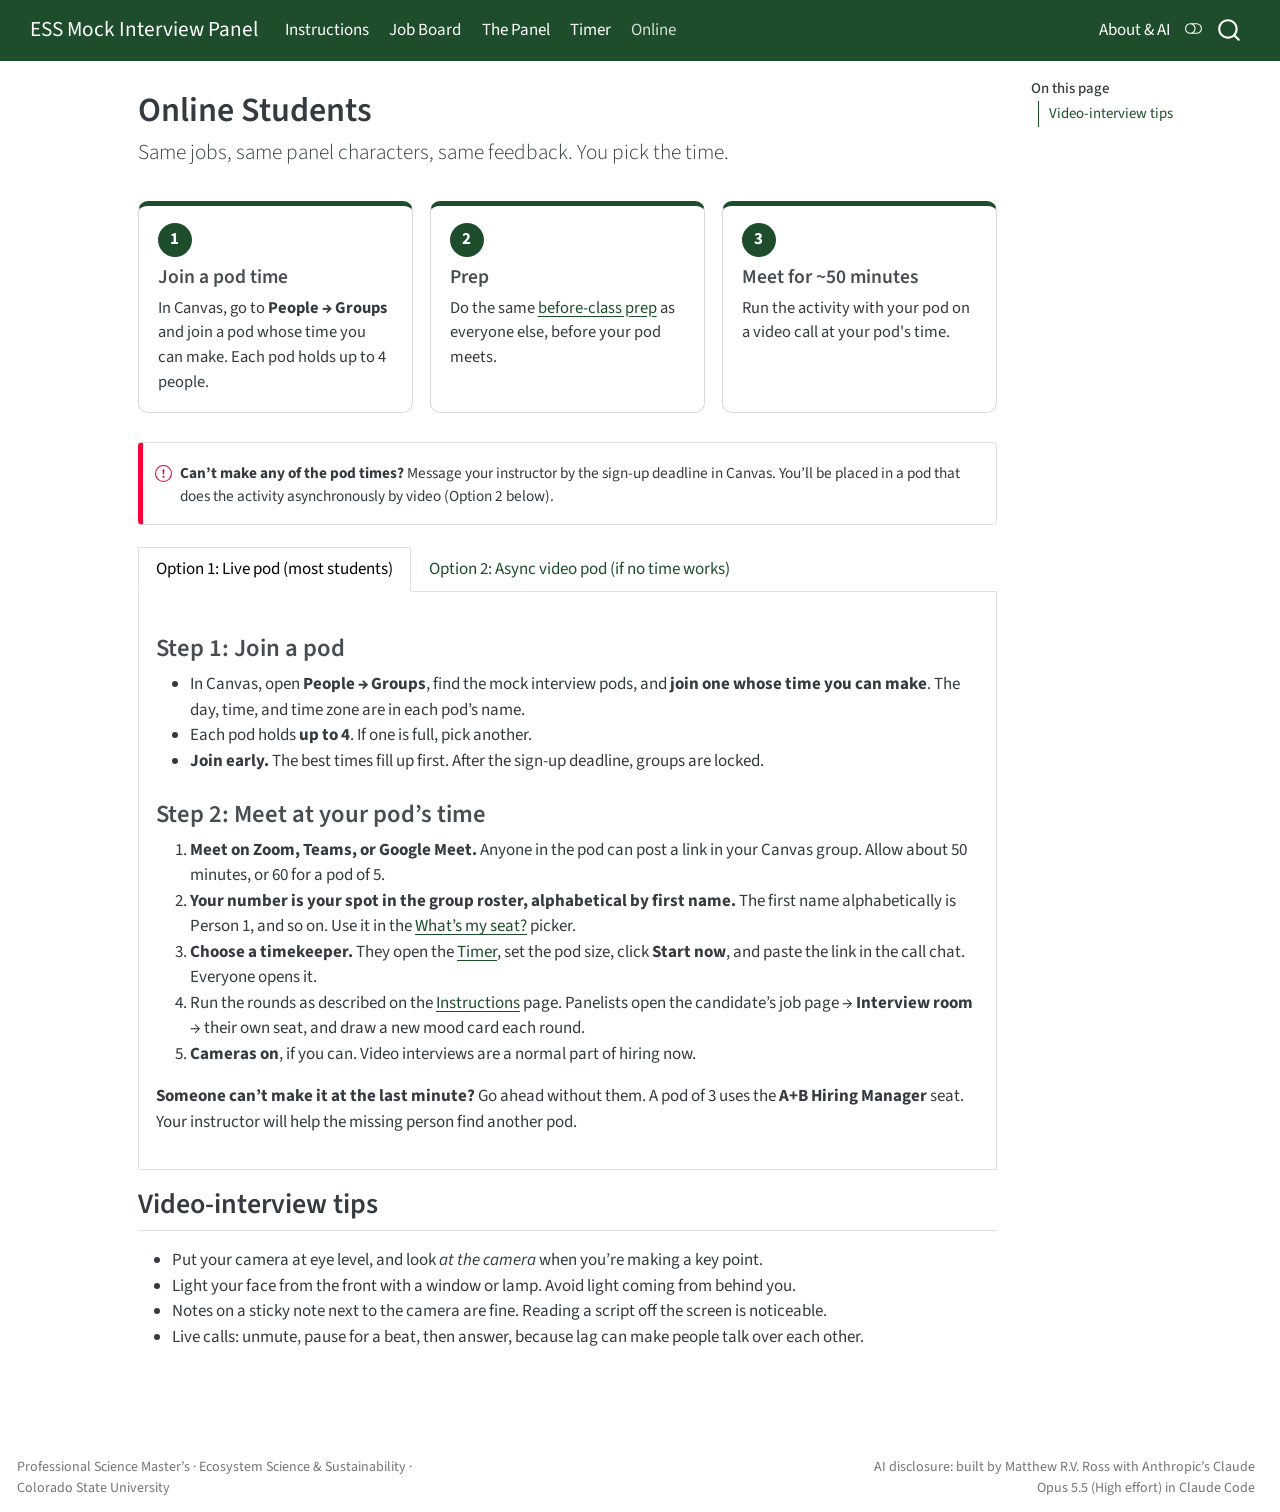
<file: online.html>
<!DOCTYPE html>
<html xmlns="http://www.w3.org/1999/xhtml" lang="en" xml:lang="en"><head>

<meta charset="utf-8">
<meta name="generator" content="quarto-1.10.18">

<meta name="viewport" content="width=device-width, initial-scale=1.0, user-scalable=yes">


<title>Online Students – ESS Mock Interview Panel</title>
<style>
/* Default styles provided by pandoc.
** See https://pandoc.org/MANUAL.html#variables-for-html for config info.
*/
span.smallcaps{font-variant: small-caps;}
div.columns{display: flex; gap: 1.5em;}
div.column{flex: auto;}
@media screen {
div.columns{gap: min(4vw, 1.5em);}
div.column{overflow-x: auto;}
}
div.hanging-indent{margin-left: 1.5em; text-indent: -1.5em;}
ul.task-list{list-style: none;}
ul.task-list li input[type="checkbox"] {
  width: 0.8em;
  margin: 0 0.8em 0.2em -1em; /* quarto-specific, see https://github.com/quarto-dev/quarto-cli/issues/4556 */ 
  vertical-align: middle;
}
</style>


<script src="site_libs/quarto-nav/quarto-nav.js"></script>
<script src="site_libs/quarto-nav/headroom.min.js"></script>
<script src="site_libs/clipboard/clipboard.min.js"></script>
<script src="site_libs/quarto-search/autocomplete.umd.js"></script>
<script src="site_libs/quarto-search/fuse.min.js"></script>
<script src="site_libs/quarto-search/quarto-search.js"></script>
<meta name="quarto:offset" content="./">
<script src="site_libs/quarto-html/quarto.js" type="module"></script>
<script src="site_libs/quarto-html/tabsets/tabsets.js" type="module"></script>
<script src="site_libs/quarto-html/popper.min.js"></script>
<script src="site_libs/quarto-html/tippy.umd.min.js"></script>
<script src="site_libs/quarto-html/anchor.min.js"></script>
<link href="site_libs/quarto-html/tippy.css" rel="stylesheet">
<link href="site_libs/quarto-html/quarto-syntax-highlighting-64a204ab8560d761af7679ceaba22944.css" rel="stylesheet" class="quarto-color-scheme" id="quarto-text-highlighting-styles">
<link href="site_libs/quarto-html/quarto-syntax-highlighting-dark-b85bc7c33db8c58e0ec93c3465666fed.css" rel="stylesheet" class="quarto-color-scheme quarto-color-alternate" id="quarto-text-highlighting-styles">
<link href="site_libs/quarto-html/quarto-syntax-highlighting-64a204ab8560d761af7679ceaba22944.css" rel="stylesheet" class="quarto-color-scheme-extra" id="quarto-text-highlighting-styles">
<script src="site_libs/bootstrap/bootstrap.min.js"></script>
<link href="site_libs/bootstrap/bootstrap-icons.css" rel="stylesheet">
<link href="site_libs/bootstrap/bootstrap-185480ddaecdbc6b2efe8f050d7d3ad7.min.css" rel="stylesheet" append-hash="true" class="quarto-color-scheme" id="quarto-bootstrap" data-mode="light">
<link href="site_libs/bootstrap/bootstrap-dark-569107f191ac27b854970ef12eceafb2.min.css" rel="stylesheet" append-hash="true" class="quarto-color-scheme quarto-color-alternate" id="quarto-bootstrap" data-mode="dark">
<link href="site_libs/bootstrap/bootstrap-185480ddaecdbc6b2efe8f050d7d3ad7.min.css" rel="stylesheet" append-hash="true" class="quarto-color-scheme-extra" id="quarto-bootstrap" data-mode="light">
<script id="quarto-search-options" type="application/json">{
  "location": "navbar",
  "copy-button": false,
  "collapse-after": 3,
  "panel-placement": "end",
  "type": "overlay",
  "limit": 50,
  "keyboard-shortcut": [
    "f",
    "/",
    "s"
  ],
  "show-item-context": false,
  "language": {
    "search-no-results-text": "No results",
    "search-matching-documents-text": "matching documents",
    "search-copy-link-title": "Copy link to search",
    "search-hide-matches-text": "Hide additional matches",
    "search-more-match-text": "more match in this document",
    "search-more-matches-text": "more matches in this document",
    "search-clear-button-title": "Clear",
    "search-text-placeholder": "",
    "search-detached-cancel-button-title": "Cancel",
    "search-submit-button-title": "Submit",
    "search-label": "Search"
  }
}</script>
<style>html{ scroll-behavior: smooth; }</style>


<link rel="stylesheet" href="styles/site.css">
</head>

<body class="nav-fixed quarto-light"><script id="quarto-html-before-body" type="application/javascript">
    const toggleBodyColorMode = (bsSheetEl) => {
      const mode = bsSheetEl.getAttribute("data-mode");
      const bodyEl = window.document.querySelector("body");
      if (mode === "dark") {
        bodyEl.classList.add("quarto-dark");
        bodyEl.classList.remove("quarto-light");
      } else {
        bodyEl.classList.add("quarto-light");
        bodyEl.classList.remove("quarto-dark");
      }
    }
    const toggleBodyColorPrimary = () => {
      const bsSheetEl = window.document.querySelector("link#quarto-bootstrap:not([rel=disabled-stylesheet])");
      if (bsSheetEl) {
        toggleBodyColorMode(bsSheetEl);
      }
    }
    const setColorSchemeToggle = (alternate) => {
      const toggles = window.document.querySelectorAll('.quarto-color-scheme-toggle');
      for (let i=0; i < toggles.length; i++) {
        const toggle = toggles[i];
        if (toggle) {
          if (alternate) {
            toggle.classList.add("alternate");
          } else {
            toggle.classList.remove("alternate");
          }
        }
      }
    };
    const toggleColorMode = (alternate) => {
      // Switch the stylesheets
      const primaryStylesheets = window.document.querySelectorAll('link.quarto-color-scheme:not(.quarto-color-alternate)');
      const alternateStylesheets = window.document.querySelectorAll('link.quarto-color-scheme.quarto-color-alternate');
      manageTransitions('#quarto-margin-sidebar .nav-link', false);
      if (alternate) {
        // note: dark is layered on light, we don't disable primary!
        enableStylesheet(alternateStylesheets);
        for (const sheetNode of alternateStylesheets) {
          if (sheetNode.id === "quarto-bootstrap") {
            toggleBodyColorMode(sheetNode);
          }
        }
      } else {
        disableStylesheet(alternateStylesheets);
        enableStylesheet(primaryStylesheets)
        toggleBodyColorPrimary();
      }
      manageTransitions('#quarto-margin-sidebar .nav-link', true);
      // Switch the toggles
      setColorSchemeToggle(alternate)
      // Hack to workaround the fact that safari doesn't
      // properly recolor the scrollbar when toggling (#1455)
      if (navigator.userAgent.indexOf('Safari') > 0 && navigator.userAgent.indexOf('Chrome') == -1) {
        manageTransitions("body", false);
        window.scrollTo(0, 1);
        setTimeout(() => {
          window.scrollTo(0, 0);
          manageTransitions("body", true);
        }, 40);
      }
    }
    const disableStylesheet = (stylesheets) => {
      for (let i=0; i < stylesheets.length; i++) {
        const stylesheet = stylesheets[i];
        stylesheet.rel = 'disabled-stylesheet';
      }
    }
    const enableStylesheet = (stylesheets) => {
      for (let i=0; i < stylesheets.length; i++) {
        const stylesheet = stylesheets[i];
        if(stylesheet.rel !== 'stylesheet') { // for Chrome, which will still FOUC without this check
          stylesheet.rel = 'stylesheet';
        }
      }
    }
    const manageTransitions = (selector, allowTransitions) => {
      const els = window.document.querySelectorAll(selector);
      for (let i=0; i < els.length; i++) {
        const el = els[i];
        if (allowTransitions) {
          el.classList.remove('notransition');
        } else {
          el.classList.add('notransition');
        }
      }
    }
    const isFileUrl = () => {
      return window.location.protocol === 'file:';
    }
    const hasAlternateSentinel = () => {
      let styleSentinel = getColorSchemeSentinel();
      if (styleSentinel !== null) {
        return styleSentinel === "alternate";
      } else {
        return false;
      }
    }
    const setStyleSentinel = (alternate) => {
      const value = alternate ? "alternate" : "default";
      if (!isFileUrl()) {
        window.localStorage.setItem("quarto-color-scheme", value);
      } else {
        localAlternateSentinel = value;
      }
    }
    const getColorSchemeSentinel = () => {
      if (!isFileUrl()) {
        const storageValue = window.localStorage.getItem("quarto-color-scheme");
        return storageValue != null ? storageValue : localAlternateSentinel;
      } else {
        return localAlternateSentinel;
      }
    }
    const toggleGiscusIfUsed = (isAlternate, darkModeDefault) => {
      const baseTheme = document.querySelector('#giscus-base-theme')?.value ?? 'light';
      const alternateTheme = document.querySelector('#giscus-alt-theme')?.value ?? 'dark';
      let newTheme = '';
      if(authorPrefersDark) {
        newTheme = isAlternate ? baseTheme : alternateTheme;
      } else {
        newTheme = isAlternate ? alternateTheme : baseTheme;
      }
      const changeGiscusTheme = () => {
        // From: https://github.com/giscus/giscus/issues/336
        const sendMessage = (message) => {
          const iframe = document.querySelector('iframe.giscus-frame');
          if (!iframe) return;
          iframe.contentWindow.postMessage({ giscus: message }, 'https://giscus.app');
        }
        sendMessage({
          setConfig: {
            theme: newTheme
          }
        });
      }
      const isGiscussLoaded = window.document.querySelector('iframe.giscus-frame') !== null;
      if (isGiscussLoaded) {
        changeGiscusTheme();
      }
    };
    const authorPrefersDark = false;
    const darkModeDefault = authorPrefersDark;
      document.querySelector('link#quarto-text-highlighting-styles.quarto-color-scheme-extra').rel = 'disabled-stylesheet';
      document.querySelector('link#quarto-bootstrap.quarto-color-scheme-extra').rel = 'disabled-stylesheet';
    let localAlternateSentinel = darkModeDefault ? 'alternate' : 'default';
    // Dark / light mode switch
    window.quartoToggleColorScheme = () => {
      // Read the current dark / light value
      let toAlternate = !hasAlternateSentinel();
      toggleColorMode(toAlternate);
      setStyleSentinel(toAlternate);
      toggleGiscusIfUsed(toAlternate, darkModeDefault);
      window.dispatchEvent(new Event('resize'));
    };
    // Switch to dark mode if need be
    if (hasAlternateSentinel()) {
      toggleColorMode(true);
    } else {
      toggleColorMode(false);
    }
  </script>

<div id="quarto-search-results"></div>
  <header id="quarto-header" class="headroom fixed-top">
    <nav class="navbar navbar-expand-lg " data-bs-theme="dark">
      <div class="navbar-container container-fluid">
      <div class="navbar-brand-container mx-auto">
    <a class="navbar-brand" href="./index.html">
    <span class="navbar-title">ESS Mock Interview Panel</span>
    </a>
  </div>
            <div id="quarto-search" class="" title="Search"></div>
          <button class="navbar-toggler" type="button" data-bs-toggle="collapse" data-bs-target="#navbarCollapse" aria-controls="navbarCollapse" role="menu" aria-expanded="false" aria-label="Toggle navigation" onclick="if (window.quartoToggleHeadroom) { window.quartoToggleHeadroom(); }">
  <span class="navbar-toggler-icon"></span>
</button>
          <div class="collapse navbar-collapse" id="navbarCollapse">
            <ul class="navbar-nav navbar-nav-scroll me-auto">
  <li class="nav-item">
    <a class="nav-link" href="./index.html"> 
<span class="menu-text">Instructions</span></a>
  </li>  
  <li class="nav-item">
    <a class="nav-link" href="./jobs.html"> 
<span class="menu-text">Job Board</span></a>
  </li>  
  <li class="nav-item">
    <a class="nav-link" href="./panel.html"> 
<span class="menu-text">The Panel</span></a>
  </li>  
  <li class="nav-item">
    <a class="nav-link" href="./timer.html"> 
<span class="menu-text">Timer</span></a>
  </li>  
  <li class="nav-item">
    <a class="nav-link active" href="./online.html" aria-current="page"> 
<span class="menu-text">Online</span></a>
  </li>  
</ul>
            <ul class="navbar-nav navbar-nav-scroll ms-auto">
  <li class="nav-item">
    <a class="nav-link" href="./about.html"> 
<span class="menu-text">About &amp; AI</span></a>
  </li>  
</ul>
          </div> <!-- /navcollapse -->
            <div class="quarto-navbar-tools">
  <a href="" class="quarto-color-scheme-toggle quarto-navigation-tool  px-1" onclick="window.quartoToggleColorScheme(); return false;" title="Toggle dark mode"><i class="bi"></i></a>
</div>
      </div> <!-- /container-fluid -->
    </nav>
</header>
<!-- content -->
<div id="quarto-content" class="quarto-container page-columns page-rows-contents page-layout-article page-navbar">
<!-- sidebar -->
<!-- margin-sidebar -->
    <div id="quarto-margin-sidebar" class="sidebar margin-sidebar">
        <nav id="TOC" role="doc-toc" class="toc-active">
    <h2 id="toc-title">On this page</h2>
   
  <ul class="collapse">
  <li><a href="#video-interview-tips" id="toc-video-interview-tips" class="nav-link active" data-scroll-target="#video-interview-tips">Video-interview tips</a></li>
  </ul>
</nav>
    </div>
<!-- main -->
<main class="content" id="quarto-document-content">


<header id="title-block-header" class="quarto-title-block default">
<div class="quarto-title">
<h1 class="title">Online Students</h1>
<p class="subtitle lead">Same jobs, same panel characters, same feedback. You pick the time.</p>
</div>



<div class="quarto-title-meta">

    
  
    
  </div>
  


</header>


<div class="steps">
  <div class="step"><div class="num">1</div><h3 class="anchored">Join a pod time</h3><p>In Canvas, go to <b>People → Groups</b> and join a pod whose time you can make. Each pod holds up to 4 people.</p></div>
  <div class="step"><div class="num">2</div><h3 class="anchored">Prep</h3><p>Do the same <a href="index.html#before-class">before-class prep</a> as everyone else, before your pod meets.</p></div>
  <div class="step"><div class="num">3</div><h3 class="anchored">Meet for ~50 minutes</h3><p>Run the activity with your pod on a video call at your pod's time.</p></div>
</div>
<div class="callout callout-style-simple callout-important">
<div class="callout-body d-flex">
<div class="callout-icon-container">
<i class="callout-icon"></i>
</div>
<div class="callout-body-container">
<p><strong>Can’t make any of the pod times?</strong> Message your instructor by the sign-up deadline in Canvas. You’ll be placed in a pod that does the activity asynchronously by video (Option 2 below).</p>
</div>
</div>
</div>
<div class="tabset-margin-container"></div><div class="panel-tabset">
<ul class="nav nav-tabs" role="tablist"><li class="nav-item" role="presentation"><a class="nav-link active" id="tabset-1-1-tab" data-bs-toggle="tab" data-bs-target="#tabset-1-1" role="tab" aria-controls="tabset-1-1" aria-selected="true" href="">Option 1: Live pod (most students)</a></li><li class="nav-item" role="presentation"><a class="nav-link" id="tabset-1-2-tab" data-bs-toggle="tab" data-bs-target="#tabset-1-2" role="tab" aria-controls="tabset-1-2" aria-selected="false" href="">Option 2: Async video pod (if no time works)</a></li></ul>
<div class="tab-content">
<div id="tabset-1-1" class="tab-pane active" role="tabpanel" aria-labelledby="tabset-1-1-tab">
<section id="step-1-join-a-pod" class="level3">
<h3 class="anchored" data-anchor-id="step-1-join-a-pod">Step 1: Join a pod</h3>
<ul>
<li>In Canvas, open <strong>People → Groups</strong>, find the mock interview pods, and <strong>join one whose time you can make</strong>. The day, time, and time zone are in each pod’s name.</li>
<li>Each pod holds <strong>up to 4</strong>. If one is full, pick another.</li>
<li><strong>Join early.</strong> The best times fill up first. After the sign-up deadline, groups are locked.</li>
</ul>
</section>
<section id="step-2-meet-at-your-pods-time" class="level3">
<h3 class="anchored" data-anchor-id="step-2-meet-at-your-pods-time">Step 2: Meet at your pod’s time</h3>
<ol type="1">
<li><strong>Meet on Zoom, Teams, or Google Meet.</strong> Anyone in the pod can post a link in your Canvas group. Allow about 50 minutes, or 60 for a pod of 5.</li>
<li><strong>Your number is your spot in the group roster, alphabetical by first name.</strong> The first name alphabetically is Person 1, and so on. Use it in the <a href="./index.html#who-sits-where-rotation">What’s my seat?</a> picker.</li>
<li><strong>Choose a timekeeper.</strong> They open the <a href="./timer.html">Timer</a>, set the pod size, click <strong>Start now</strong>, and paste the link in the call chat. Everyone opens it.</li>
<li>Run the rounds as described on the <a href="./index.html">Instructions</a> page. Panelists open the candidate’s job page → <strong>Interview room</strong> → their own seat, and draw a new mood card each round.</li>
<li><strong>Cameras on</strong>, if you can. Video interviews are a normal part of hiring now.</li>
</ol>
<p><strong>Someone can’t make it at the last minute?</strong> Go ahead without them. A pod of 3 uses the <strong>A+B Hiring Manager</strong> seat. Your instructor will help the missing person find another pod.</p>
</section>
</div>
<div id="tabset-1-2" class="tab-pane" role="tabpanel" aria-labelledby="tabset-1-2-tab">
<p>This option is for students who can’t make any of the pod times. Your instructor places you in a pod. Everything happens in that pod’s Canvas group discussion, and nobody needs to be online at the same time.</p>
<p>Each pod member gets <strong>one thread</strong> where they’re the candidate. On every other thread, you’re on the panel. This format matches the <strong>one-way video interviews</strong> many employers use for first-round screens.</p>
<section id="how-the-two-weeks-run" class="level3">
<h3 class="anchored" data-anchor-id="how-the-two-weeks-run">How the two weeks run</h3>
<table class="caption-top table">
<colgroup>
<col style="width: 33%">
<col style="width: 33%">
<col style="width: 33%">
</colgroup>
<thead>
<tr class="header">
<th>When</th>
<th>Candidate (your own thread)</th>
<th>Panelist (your podmates’ threads)</th>
</tr>
</thead>
<tbody>
<tr class="odd">
<td><strong>Days 1–3</strong></td>
<td>Start your thread, titled <code>Candidate: Your Name – Job Title</code>. Post the job link and a 2–3 sentence “cover note” on why you’re applying.</td>
<td>Nothing yet.</td>
</tr>
<tr class="even">
<td><strong>Days 3–5</strong></td>
<td><strong>Don’t read the questions until you’re ready to record.</strong></td>
<td>Post <strong>one question in character</strong> for each podmate. Use your assigned seat and a fresh mood card.</td>
</tr>
<tr class="odd">
<td><strong>Days 5–9</strong></td>
<td>Record <strong>one video, 8–10 minutes</strong>: your 60-second pitch, then each panelist’s question, then one question for the panel.</td>
<td>Nothing yet.</td>
</tr>
<tr class="even">
<td><strong>Days 9–11</strong></td>
<td>Nothing yet.</td>
<td>Watch the video. Reply with <strong>one follow-up</strong> in your seat’s style, plus a short in-character answer to the candidate’s question.</td>
</tr>
<tr class="odd">
<td><strong>Days 11–14</strong></td>
<td>Answer each follow-up in a short reply, either a video of 2 minutes or less or about 150 words of text.</td>
<td><strong>Drop character</strong> and post your three debrief notes: a hired-peer moment, a hedge moment, and one thing to try.</td>
</tr>
</tbody>
</table>
<p><strong>Which seat do I play?</strong> Your number is your spot in the group roster, alphabetical by first name. Use the <a href="./index.html#who-sits-where-rotation">What’s my seat?</a> picker. Each round corresponds to one podmate’s thread: Person 1’s thread is Round 1, and so on.</p>
<p><strong>Posting your panel question</strong></p>
<ul>
<li>A 30–60 second video clip is best. Text is fine too.</li>
<li>Introduce yourself in character, for example <em>“Hi, I’m Pat, chair of the search committee. Apologies, it’s been a morning.”</em></li>
<li>Open the candidate’s job page → <strong>Interview room</strong> → your seat, and pick one of that seat’s questions. Draw a mood card from the same page and let it shape how you ask.</li>
</ul>
<p><strong>Recording your candidate video</strong></p>
<ul>
<li>Read the questions only when you’re ready to record, and give yourself <strong>about 30 seconds</strong> to think before each answer.</li>
<li>Record in one take if you can, the way you would for a real one-way interview. One restart is fine.</li>
<li>Use Canvas’s <strong>Record/Upload Media</strong> button in the reply editor, or record a Zoom meeting with just you.</li>
</ul>
<p><strong>If a panelist goes quiet:</strong> don’t wait. If a podmate hasn’t posted by Day 5, pick one of their seat’s questions from your job page’s Interview room yourself, and say which seat it came from.</p>
</section>
</div>
</div>
</div>
<section id="video-interview-tips" class="level2">
<h2 class="anchored" data-anchor-id="video-interview-tips">Video-interview tips</h2>
<ul>
<li>Put your camera at eye level, and look <em>at the camera</em> when you’re making a key point.</li>
<li>Light your face from the front with a window or lamp. Avoid light coming from behind you.</li>
<li>Notes on a sticky note next to the camera are fine. Reading a script off the screen is noticeable.</li>
<li>Live calls: unmute, pause for a beat, then answer, because lag can make people talk over each other.</li>
</ul>


</section>

</main> <!-- /main -->
<script id="quarto-html-after-body" type="application/javascript">
  window.document.addEventListener("DOMContentLoaded", function (event) {
    // Ensure there is a toggle, if there isn't float one in the top right
    if (window.document.querySelector('.quarto-color-scheme-toggle') === null) {
      const a = window.document.createElement('a');
      a.classList.add('top-right');
      a.classList.add('quarto-color-scheme-toggle');
      a.href = "";
      a.onclick = function() { try { window.quartoToggleColorScheme(); } catch {} return false; };
      const i = window.document.createElement("i");
      i.classList.add('bi');
      a.appendChild(i);
      window.document.body.appendChild(a);
    }
    setColorSchemeToggle(hasAlternateSentinel())
    const icon = "";
    const anchorJS = new window.AnchorJS();
    anchorJS.options = {
      placement: 'right',
      icon: icon
    };
    anchorJS.add('.anchored');
    const isCodeAnnotation = (el) => {
      for (const clz of el.classList) {
        if (clz.startsWith('code-annotation-')) {                     
          return true;
        }
      }
      return false;
    }
    const onCopySuccess = function(e) {
      // button target
      const button = e.trigger;
      // don't keep focus
      button.blur();
      // flash "checked"
      button.classList.add('code-copy-button-checked');
      var currentTitle = button.getAttribute("title");
      button.setAttribute("title", "Copied!");
      let tooltip;
      if (window.bootstrap) {
        button.setAttribute("data-bs-toggle", "tooltip");
        button.setAttribute("data-bs-placement", "left");
        button.setAttribute("data-bs-title", "Copied!");
        tooltip = new bootstrap.Tooltip(button, 
          { trigger: "manual", 
            customClass: "code-copy-button-tooltip",
            offset: [0, -8]});
        tooltip.show();    
      }
      setTimeout(function() {
        if (tooltip) {
          tooltip.hide();
          button.removeAttribute("data-bs-title");
          button.removeAttribute("data-bs-toggle");
          button.removeAttribute("data-bs-placement");
        }
        button.setAttribute("title", currentTitle);
        button.classList.remove('code-copy-button-checked');
      }, 1000);
      // clear code selection
      e.clearSelection();
    }
    const getTextToCopy = function(trigger) {
      const outerScaffold = trigger.parentElement.cloneNode(true);
      const codeEl = outerScaffold.querySelector('code');
      for (const childEl of codeEl.children) {
        if (isCodeAnnotation(childEl)) {
          childEl.remove();
        }
      }
      return codeEl.innerText;
    }
    const clipboard = new window.ClipboardJS('.code-copy-button:not([data-in-quarto-modal])', {
      text: getTextToCopy
    });
    clipboard.on('success', onCopySuccess);
    if (window.document.getElementById('quarto-embedded-source-code-modal')) {
      const clipboardModal = new window.ClipboardJS('.code-copy-button[data-in-quarto-modal]', {
        text: getTextToCopy,
        container: window.document.getElementById('quarto-embedded-source-code-modal')
      });
      clipboardModal.on('success', onCopySuccess);
    }
      var localhostRegex = new RegExp(/^(?:http|https):\/\/localhost\:?[0-9]*\//);
      var mailtoRegex = new RegExp(/^mailto:/);
        var filterRegex = new RegExp("https:\/\/matthewross07\.github\.io\/mock_interview\/");
      var isInternal = (href) => {
          return filterRegex.test(href) || localhostRegex.test(href) || mailtoRegex.test(href);
      }
      // Inspect non-navigation links and adorn them if external
     var links = window.document.querySelectorAll('a[href]:not(.nav-link):not(.navbar-brand):not(.toc-action):not(.sidebar-link):not(.sidebar-item-toggle):not(.pagination-link):not(.no-external):not([aria-hidden]):not(.dropdown-item):not(.quarto-navigation-tool):not(.about-link)');
      for (var i=0; i<links.length; i++) {
        const link = links[i];
        if (!isInternal(link.href)) {
          // undo the damage that might have been done by quarto-nav.js in the case of
          // links that we want to consider external
          if (link.dataset.originalHref !== undefined) {
            link.href = link.dataset.originalHref;
          }
        }
      }
    function tippyHover(el, contentFn, onTriggerFn, onUntriggerFn) {
      const config = {
        allowHTML: true,
        maxWidth: 500,
        delay: 100,
        arrow: false,
        appendTo: function(el) {
            return el.parentElement;
        },
        interactive: true,
        interactiveBorder: 10,
        theme: 'quarto',
        placement: 'bottom-start',
      };
      if (contentFn) {
        config.content = contentFn;
      }
      if (onTriggerFn) {
        config.onTrigger = onTriggerFn;
      }
      if (onUntriggerFn) {
        config.onUntrigger = onUntriggerFn;
      }
      window.tippy(el, config); 
    }
    const noterefs = window.document.querySelectorAll('a[role="doc-noteref"]');
    for (var i=0; i<noterefs.length; i++) {
      const ref = noterefs[i];
      tippyHover(ref, function() {
        // use id or data attribute instead here
        let href = ref.getAttribute('data-footnote-href') || ref.getAttribute('href');
        try { href = new URL(href).hash; } catch {}
        const id = href.replace(/^#\/?/, "");
        const note = window.document.getElementById(id);
        if (note) {
          return note.innerHTML;
        } else {
          return "";
        }
      });
    }
    const xrefs = window.document.querySelectorAll('a.quarto-xref');
    const processXRef = (id, note) => {
      // Strip column container classes
      const stripColumnClz = (el) => {
        el.classList.remove("page-full", "page-columns");
        if (el.children) {
          for (const child of el.children) {
            stripColumnClz(child);
          }
        }
      }
      stripColumnClz(note)
      if (id === null || id.startsWith('sec-')) {
        // Special case sections, only their first couple elements
        const container = document.createElement("div");
        if (note.children && note.children.length > 2) {
          container.appendChild(note.children[0].cloneNode(true));
          for (let i = 1; i < note.children.length; i++) {
            const child = note.children[i];
            if (child.tagName === "P" && child.innerText === "") {
              continue;
            } else {
              container.appendChild(child.cloneNode(true));
              break;
            }
          }
          if (window.Quarto?.typesetMath) {
            window.Quarto.typesetMath(container);
          }
          return container.innerHTML
        } else {
          if (window.Quarto?.typesetMath) {
            window.Quarto.typesetMath(note);
          }
          return note.innerHTML;
        }
      } else {
        // Remove any anchor links if they are present
        const anchorLink = note.querySelector('a.anchorjs-link');
        if (anchorLink) {
          anchorLink.remove();
        }
        if (window.Quarto?.typesetMath) {
          window.Quarto.typesetMath(note);
        }
        if (note.classList.contains("callout")) {
          return note.outerHTML;
        } else {
          return note.innerHTML;
        }
      }
    }
    for (var i=0; i<xrefs.length; i++) {
      const xref = xrefs[i];
      tippyHover(xref, undefined, function(instance) {
        instance.disable();
        let url = xref.getAttribute('href');
        let hash = undefined; 
        if (url.startsWith('#')) {
          hash = url;
        } else {
          try { hash = new URL(url).hash; } catch {}
        }
        if (hash) {
          const id = hash.replace(/^#\/?/, "");
          const note = window.document.getElementById(id);
          if (note !== null) {
            try {
              const html = processXRef(id, note.cloneNode(true));
              instance.setContent(html);
            } finally {
              instance.enable();
              instance.show();
            }
          } else {
            // See if we can fetch this
            fetch(url.split('#')[0])
            .then(res => res.text())
            .then(html => {
              const parser = new DOMParser();
              const htmlDoc = parser.parseFromString(html, "text/html");
              const note = htmlDoc.getElementById(id);
              if (note !== null) {
                const html = processXRef(id, note);
                instance.setContent(html);
              } 
            }).finally(() => {
              instance.enable();
              instance.show();
            });
          }
        } else {
          // See if we can fetch a full url (with no hash to target)
          // This is a special case and we should probably do some content thinning / targeting
          fetch(url)
          .then(res => res.text())
          .then(html => {
            const parser = new DOMParser();
            const htmlDoc = parser.parseFromString(html, "text/html");
            const note = htmlDoc.querySelector('main.content');
            if (note !== null) {
              // This should only happen for chapter cross references
              // (since there is no id in the URL)
              // remove the first header
              if (note.children.length > 0 && note.children[0].tagName === "HEADER") {
                note.children[0].remove();
              }
              const html = processXRef(null, note);
              instance.setContent(html);
            } 
          }).finally(() => {
            instance.enable();
            instance.show();
          });
        }
      }, function(instance) {
      });
    }
        let selectedAnnoteEl;
        const selectorForAnnotation = ( cell, annotation) => {
          let cellAttr = 'data-code-cell="' + cell + '"';
          let lineAttr = 'data-code-annotation="' +  annotation + '"';
          const selector = 'span[' + cellAttr + '][' + lineAttr + ']';
          return selector;
        }
        const selectCodeLines = (annoteEl) => {
          const doc = window.document;
          const targetCell = annoteEl.getAttribute("data-target-cell");
          const targetAnnotation = annoteEl.getAttribute("data-target-annotation");
          const annoteSpan = window.document.querySelector(selectorForAnnotation(targetCell, targetAnnotation));
          const lines = annoteSpan.getAttribute("data-code-lines").split(",");
          const lineIds = lines.map((line) => {
            return targetCell + "-" + line;
          })
          let top = null;
          let height = null;
          let parent = null;
          if (lineIds.length > 0) {
              //compute the position of the single el (top and bottom and make a div)
              const el = window.document.getElementById(lineIds[0]);
              top = el.offsetTop;
              height = el.offsetHeight;
              parent = el.parentElement.parentElement;
            if (lineIds.length > 1) {
              const lastEl = window.document.getElementById(lineIds[lineIds.length - 1]);
              const bottom = lastEl.offsetTop + lastEl.offsetHeight;
              height = bottom - top;
            }
            if (top !== null && height !== null && parent !== null) {
              // cook up a div (if necessary) and position it 
              let div = window.document.getElementById("code-annotation-line-highlight");
              if (div === null) {
                div = window.document.createElement("div");
                div.setAttribute("id", "code-annotation-line-highlight");
                div.style.position = 'absolute';
                parent.appendChild(div);
              }
              div.style.top = top - 2 + "px";
              div.style.height = height + 4 + "px";
              div.style.left = 0;
              let gutterDiv = window.document.getElementById("code-annotation-line-highlight-gutter");
              if (gutterDiv === null) {
                gutterDiv = window.document.createElement("div");
                gutterDiv.setAttribute("id", "code-annotation-line-highlight-gutter");
                gutterDiv.style.position = 'absolute';
                const codeCell = window.document.getElementById(targetCell);
                const gutter = codeCell.querySelector('.code-annotation-gutter');
                gutter.appendChild(gutterDiv);
              }
              gutterDiv.style.top = top - 2 + "px";
              gutterDiv.style.height = height + 4 + "px";
            }
            selectedAnnoteEl = annoteEl;
          }
        };
        const unselectCodeLines = () => {
          const elementsIds = ["code-annotation-line-highlight", "code-annotation-line-highlight-gutter"];
          elementsIds.forEach((elId) => {
            const div = window.document.getElementById(elId);
            if (div) {
              div.remove();
            }
          });
          selectedAnnoteEl = undefined;
        };
          // Handle positioning of the toggle
      window.addEventListener(
        "resize",
        throttle(() => {
          elRect = undefined;
          if (selectedAnnoteEl) {
            selectCodeLines(selectedAnnoteEl);
          }
        }, 10)
      );
      function throttle(fn, ms) {
      let throttle = false;
      let timer;
        return (...args) => {
          if(!throttle) { // first call gets through
              fn.apply(this, args);
              throttle = true;
          } else { // all the others get throttled
              if(timer) clearTimeout(timer); // cancel #2
              timer = setTimeout(() => {
                fn.apply(this, args);
                timer = throttle = false;
              }, ms);
          }
        };
      }
        // Attach click handler to the DT
        const annoteDls = window.document.querySelectorAll('dt[data-target-cell]');
        for (const annoteDlNode of annoteDls) {
          annoteDlNode.addEventListener('click', (event) => {
            const clickedEl = event.target;
            if (clickedEl !== selectedAnnoteEl) {
              unselectCodeLines();
              const activeEl = window.document.querySelector('dt[data-target-cell].code-annotation-active');
              if (activeEl) {
                activeEl.classList.remove('code-annotation-active');
              }
              selectCodeLines(clickedEl);
              clickedEl.classList.add('code-annotation-active');
            } else {
              // Unselect the line
              unselectCodeLines();
              clickedEl.classList.remove('code-annotation-active');
            }
          });
        }
    const findCites = (el) => {
      const parentEl = el.parentElement;
      if (parentEl) {
        const cites = parentEl.dataset.cites;
        if (cites) {
          return {
            el,
            cites: cites.split(' ')
          };
        } else {
          return findCites(el.parentElement)
        }
      } else {
        return undefined;
      }
    };
    var bibliorefs = window.document.querySelectorAll('a[role="doc-biblioref"]');
    for (var i=0; i<bibliorefs.length; i++) {
      const ref = bibliorefs[i];
      const citeInfo = findCites(ref);
      if (citeInfo) {
        tippyHover(citeInfo.el, function() {
          var popup = window.document.createElement('div');
          citeInfo.cites.forEach(function(cite) {
            var citeDiv = window.document.createElement('div');
            citeDiv.classList.add('hanging-indent');
            citeDiv.classList.add('csl-entry');
            var biblioDiv = window.document.getElementById('ref-' + cite);
            if (biblioDiv) {
              citeDiv.innerHTML = biblioDiv.innerHTML;
            }
            popup.appendChild(citeDiv);
          });
          return popup.innerHTML;
        });
      }
    }
  });
  </script>
</div> <!-- /content -->
<footer class="footer">
  <div class="nav-footer">
    <div class="nav-footer-left">
<p>Professional Science Master’s · Ecosystem Science &amp; Sustainability · Colorado State University</p>
</div>   
    <div class="nav-footer-center">
      &nbsp;
    </div>
    <div class="nav-footer-right">
      <ul class="footer-items list-unstyled">
    <li class="nav-item">
    <a class="nav-link" href="./about.html">
<p>AI disclosure: built by Matthew R.V. Ross with Anthropic’s Claude Opus 5.5 (High effort) in Claude Code</p>
</a>
  </li>  
</ul>
    </div>
  </div>
</footer>




<script src="site_libs/quarto-html/zenscroll-min.js"></script>
</body></html>
</file>
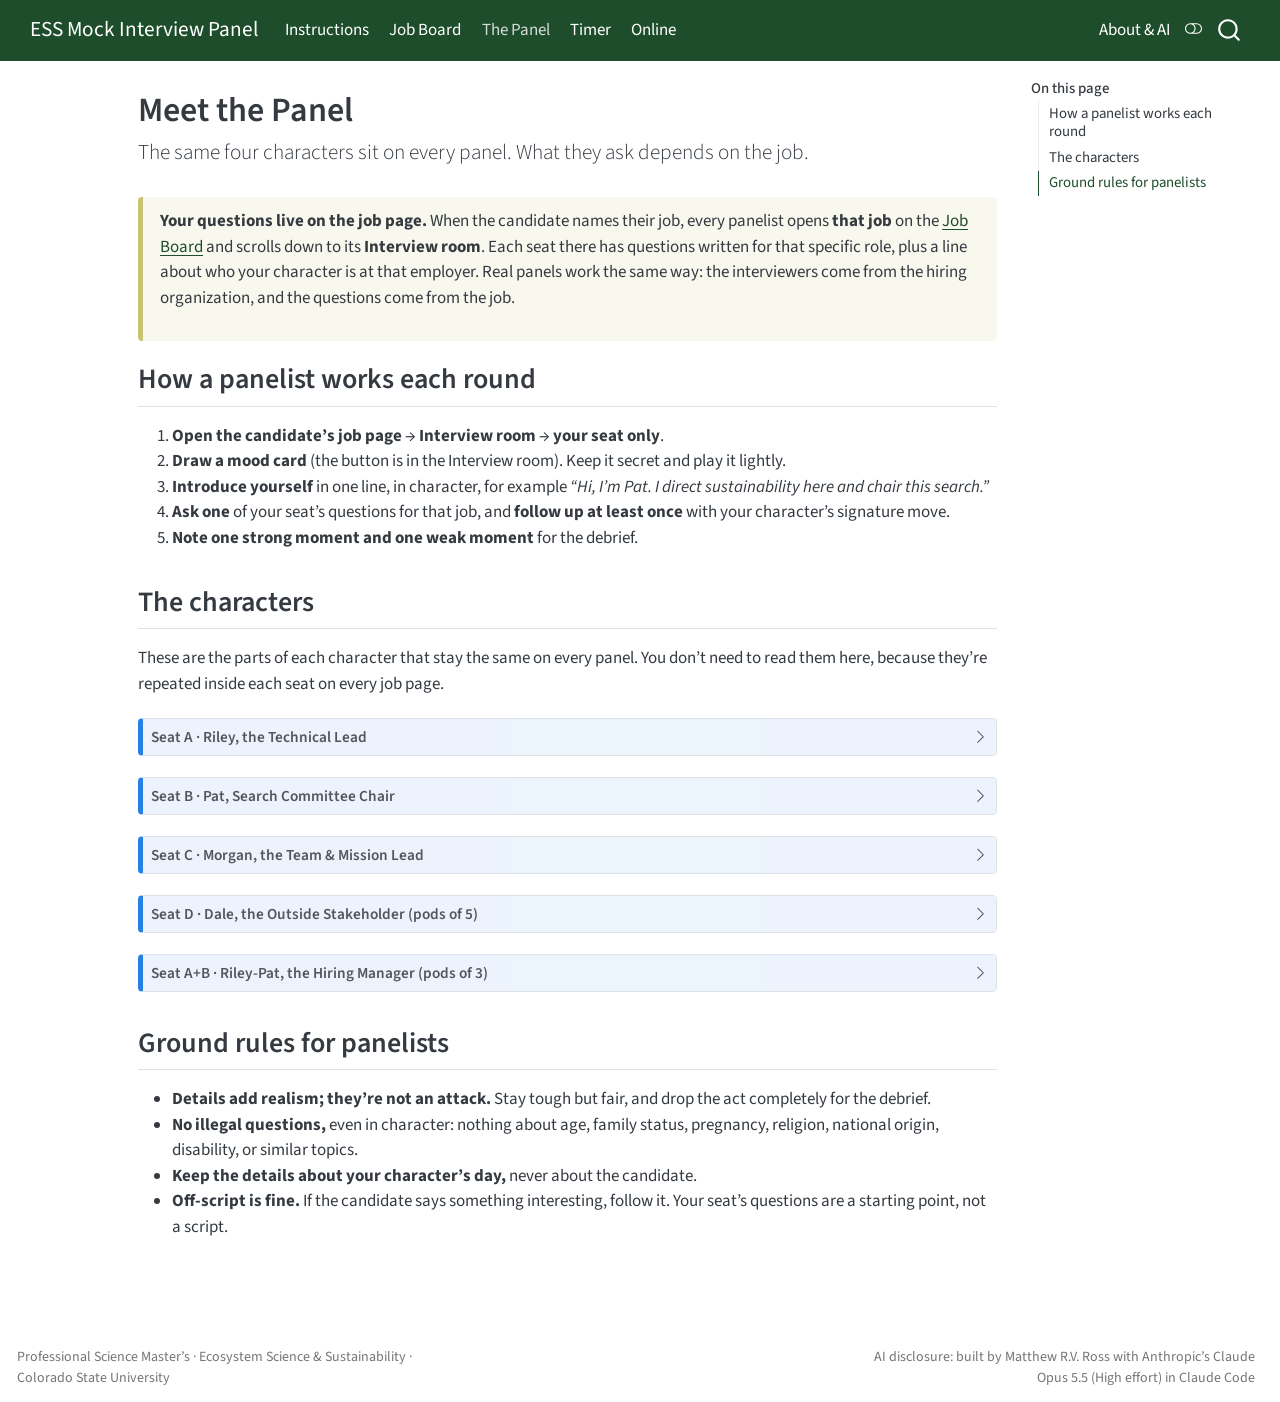
<file: panel.html>
<!DOCTYPE html>
<html xmlns="http://www.w3.org/1999/xhtml" lang="en" xml:lang="en"><head>

<meta charset="utf-8">
<meta name="generator" content="quarto-1.10.18">

<meta name="viewport" content="width=device-width, initial-scale=1.0, user-scalable=yes">


<title>Meet the Panel – ESS Mock Interview Panel</title>
<style>
/* Default styles provided by pandoc.
** See https://pandoc.org/MANUAL.html#variables-for-html for config info.
*/
span.smallcaps{font-variant: small-caps;}
div.columns{display: flex; gap: 1.5em;}
div.column{flex: auto;}
@media screen {
div.columns{gap: min(4vw, 1.5em);}
div.column{overflow-x: auto;}
}
div.hanging-indent{margin-left: 1.5em; text-indent: -1.5em;}
ul.task-list{list-style: none;}
ul.task-list li input[type="checkbox"] {
  width: 0.8em;
  margin: 0 0.8em 0.2em -1em; /* quarto-specific, see https://github.com/quarto-dev/quarto-cli/issues/4556 */ 
  vertical-align: middle;
}
</style>


<script src="site_libs/quarto-nav/quarto-nav.js"></script>
<script src="site_libs/quarto-nav/headroom.min.js"></script>
<script src="site_libs/clipboard/clipboard.min.js"></script>
<script src="site_libs/quarto-search/autocomplete.umd.js"></script>
<script src="site_libs/quarto-search/fuse.min.js"></script>
<script src="site_libs/quarto-search/quarto-search.js"></script>
<meta name="quarto:offset" content="./">
<script src="site_libs/quarto-html/quarto.js" type="module"></script>
<script src="site_libs/quarto-html/tabsets/tabsets.js" type="module"></script>
<script src="site_libs/quarto-html/popper.min.js"></script>
<script src="site_libs/quarto-html/tippy.umd.min.js"></script>
<script src="site_libs/quarto-html/anchor.min.js"></script>
<link href="site_libs/quarto-html/tippy.css" rel="stylesheet">
<link href="site_libs/quarto-html/quarto-syntax-highlighting-64a204ab8560d761af7679ceaba22944.css" rel="stylesheet" class="quarto-color-scheme" id="quarto-text-highlighting-styles">
<link href="site_libs/quarto-html/quarto-syntax-highlighting-dark-b85bc7c33db8c58e0ec93c3465666fed.css" rel="stylesheet" class="quarto-color-scheme quarto-color-alternate" id="quarto-text-highlighting-styles">
<link href="site_libs/quarto-html/quarto-syntax-highlighting-64a204ab8560d761af7679ceaba22944.css" rel="stylesheet" class="quarto-color-scheme-extra" id="quarto-text-highlighting-styles">
<script src="site_libs/bootstrap/bootstrap.min.js"></script>
<link href="site_libs/bootstrap/bootstrap-icons.css" rel="stylesheet">
<link href="site_libs/bootstrap/bootstrap-185480ddaecdbc6b2efe8f050d7d3ad7.min.css" rel="stylesheet" append-hash="true" class="quarto-color-scheme" id="quarto-bootstrap" data-mode="light">
<link href="site_libs/bootstrap/bootstrap-dark-569107f191ac27b854970ef12eceafb2.min.css" rel="stylesheet" append-hash="true" class="quarto-color-scheme quarto-color-alternate" id="quarto-bootstrap" data-mode="dark">
<link href="site_libs/bootstrap/bootstrap-185480ddaecdbc6b2efe8f050d7d3ad7.min.css" rel="stylesheet" append-hash="true" class="quarto-color-scheme-extra" id="quarto-bootstrap" data-mode="light">
<script id="quarto-search-options" type="application/json">{
  "location": "navbar",
  "copy-button": false,
  "collapse-after": 3,
  "panel-placement": "end",
  "type": "overlay",
  "limit": 50,
  "keyboard-shortcut": [
    "f",
    "/",
    "s"
  ],
  "show-item-context": false,
  "language": {
    "search-no-results-text": "No results",
    "search-matching-documents-text": "matching documents",
    "search-copy-link-title": "Copy link to search",
    "search-hide-matches-text": "Hide additional matches",
    "search-more-match-text": "more match in this document",
    "search-more-matches-text": "more matches in this document",
    "search-clear-button-title": "Clear",
    "search-text-placeholder": "",
    "search-detached-cancel-button-title": "Cancel",
    "search-submit-button-title": "Submit",
    "search-label": "Search"
  }
}</script>
<style>html{ scroll-behavior: smooth; }</style>


<link rel="stylesheet" href="styles/site.css">
</head>

<body class="nav-fixed quarto-light"><script id="quarto-html-before-body" type="application/javascript">
    const toggleBodyColorMode = (bsSheetEl) => {
      const mode = bsSheetEl.getAttribute("data-mode");
      const bodyEl = window.document.querySelector("body");
      if (mode === "dark") {
        bodyEl.classList.add("quarto-dark");
        bodyEl.classList.remove("quarto-light");
      } else {
        bodyEl.classList.add("quarto-light");
        bodyEl.classList.remove("quarto-dark");
      }
    }
    const toggleBodyColorPrimary = () => {
      const bsSheetEl = window.document.querySelector("link#quarto-bootstrap:not([rel=disabled-stylesheet])");
      if (bsSheetEl) {
        toggleBodyColorMode(bsSheetEl);
      }
    }
    const setColorSchemeToggle = (alternate) => {
      const toggles = window.document.querySelectorAll('.quarto-color-scheme-toggle');
      for (let i=0; i < toggles.length; i++) {
        const toggle = toggles[i];
        if (toggle) {
          if (alternate) {
            toggle.classList.add("alternate");
          } else {
            toggle.classList.remove("alternate");
          }
        }
      }
    };
    const toggleColorMode = (alternate) => {
      // Switch the stylesheets
      const primaryStylesheets = window.document.querySelectorAll('link.quarto-color-scheme:not(.quarto-color-alternate)');
      const alternateStylesheets = window.document.querySelectorAll('link.quarto-color-scheme.quarto-color-alternate');
      manageTransitions('#quarto-margin-sidebar .nav-link', false);
      if (alternate) {
        // note: dark is layered on light, we don't disable primary!
        enableStylesheet(alternateStylesheets);
        for (const sheetNode of alternateStylesheets) {
          if (sheetNode.id === "quarto-bootstrap") {
            toggleBodyColorMode(sheetNode);
          }
        }
      } else {
        disableStylesheet(alternateStylesheets);
        enableStylesheet(primaryStylesheets)
        toggleBodyColorPrimary();
      }
      manageTransitions('#quarto-margin-sidebar .nav-link', true);
      // Switch the toggles
      setColorSchemeToggle(alternate)
      // Hack to workaround the fact that safari doesn't
      // properly recolor the scrollbar when toggling (#1455)
      if (navigator.userAgent.indexOf('Safari') > 0 && navigator.userAgent.indexOf('Chrome') == -1) {
        manageTransitions("body", false);
        window.scrollTo(0, 1);
        setTimeout(() => {
          window.scrollTo(0, 0);
          manageTransitions("body", true);
        }, 40);
      }
    }
    const disableStylesheet = (stylesheets) => {
      for (let i=0; i < stylesheets.length; i++) {
        const stylesheet = stylesheets[i];
        stylesheet.rel = 'disabled-stylesheet';
      }
    }
    const enableStylesheet = (stylesheets) => {
      for (let i=0; i < stylesheets.length; i++) {
        const stylesheet = stylesheets[i];
        if(stylesheet.rel !== 'stylesheet') { // for Chrome, which will still FOUC without this check
          stylesheet.rel = 'stylesheet';
        }
      }
    }
    const manageTransitions = (selector, allowTransitions) => {
      const els = window.document.querySelectorAll(selector);
      for (let i=0; i < els.length; i++) {
        const el = els[i];
        if (allowTransitions) {
          el.classList.remove('notransition');
        } else {
          el.classList.add('notransition');
        }
      }
    }
    const isFileUrl = () => {
      return window.location.protocol === 'file:';
    }
    const hasAlternateSentinel = () => {
      let styleSentinel = getColorSchemeSentinel();
      if (styleSentinel !== null) {
        return styleSentinel === "alternate";
      } else {
        return false;
      }
    }
    const setStyleSentinel = (alternate) => {
      const value = alternate ? "alternate" : "default";
      if (!isFileUrl()) {
        window.localStorage.setItem("quarto-color-scheme", value);
      } else {
        localAlternateSentinel = value;
      }
    }
    const getColorSchemeSentinel = () => {
      if (!isFileUrl()) {
        const storageValue = window.localStorage.getItem("quarto-color-scheme");
        return storageValue != null ? storageValue : localAlternateSentinel;
      } else {
        return localAlternateSentinel;
      }
    }
    const toggleGiscusIfUsed = (isAlternate, darkModeDefault) => {
      const baseTheme = document.querySelector('#giscus-base-theme')?.value ?? 'light';
      const alternateTheme = document.querySelector('#giscus-alt-theme')?.value ?? 'dark';
      let newTheme = '';
      if(authorPrefersDark) {
        newTheme = isAlternate ? baseTheme : alternateTheme;
      } else {
        newTheme = isAlternate ? alternateTheme : baseTheme;
      }
      const changeGiscusTheme = () => {
        // From: https://github.com/giscus/giscus/issues/336
        const sendMessage = (message) => {
          const iframe = document.querySelector('iframe.giscus-frame');
          if (!iframe) return;
          iframe.contentWindow.postMessage({ giscus: message }, 'https://giscus.app');
        }
        sendMessage({
          setConfig: {
            theme: newTheme
          }
        });
      }
      const isGiscussLoaded = window.document.querySelector('iframe.giscus-frame') !== null;
      if (isGiscussLoaded) {
        changeGiscusTheme();
      }
    };
    const authorPrefersDark = false;
    const darkModeDefault = authorPrefersDark;
      document.querySelector('link#quarto-text-highlighting-styles.quarto-color-scheme-extra').rel = 'disabled-stylesheet';
      document.querySelector('link#quarto-bootstrap.quarto-color-scheme-extra').rel = 'disabled-stylesheet';
    let localAlternateSentinel = darkModeDefault ? 'alternate' : 'default';
    // Dark / light mode switch
    window.quartoToggleColorScheme = () => {
      // Read the current dark / light value
      let toAlternate = !hasAlternateSentinel();
      toggleColorMode(toAlternate);
      setStyleSentinel(toAlternate);
      toggleGiscusIfUsed(toAlternate, darkModeDefault);
      window.dispatchEvent(new Event('resize'));
    };
    // Switch to dark mode if need be
    if (hasAlternateSentinel()) {
      toggleColorMode(true);
    } else {
      toggleColorMode(false);
    }
  </script>

<div id="quarto-search-results"></div>
  <header id="quarto-header" class="headroom fixed-top">
    <nav class="navbar navbar-expand-lg " data-bs-theme="dark">
      <div class="navbar-container container-fluid">
      <div class="navbar-brand-container mx-auto">
    <a class="navbar-brand" href="./index.html">
    <span class="navbar-title">ESS Mock Interview Panel</span>
    </a>
  </div>
            <div id="quarto-search" class="" title="Search"></div>
          <button class="navbar-toggler" type="button" data-bs-toggle="collapse" data-bs-target="#navbarCollapse" aria-controls="navbarCollapse" role="menu" aria-expanded="false" aria-label="Toggle navigation" onclick="if (window.quartoToggleHeadroom) { window.quartoToggleHeadroom(); }">
  <span class="navbar-toggler-icon"></span>
</button>
          <div class="collapse navbar-collapse" id="navbarCollapse">
            <ul class="navbar-nav navbar-nav-scroll me-auto">
  <li class="nav-item">
    <a class="nav-link" href="./index.html"> 
<span class="menu-text">Instructions</span></a>
  </li>  
  <li class="nav-item">
    <a class="nav-link" href="./jobs.html"> 
<span class="menu-text">Job Board</span></a>
  </li>  
  <li class="nav-item">
    <a class="nav-link active" href="./panel.html" aria-current="page"> 
<span class="menu-text">The Panel</span></a>
  </li>  
  <li class="nav-item">
    <a class="nav-link" href="./timer.html"> 
<span class="menu-text">Timer</span></a>
  </li>  
  <li class="nav-item">
    <a class="nav-link" href="./online.html"> 
<span class="menu-text">Online</span></a>
  </li>  
</ul>
            <ul class="navbar-nav navbar-nav-scroll ms-auto">
  <li class="nav-item">
    <a class="nav-link" href="./about.html"> 
<span class="menu-text">About &amp; AI</span></a>
  </li>  
</ul>
          </div> <!-- /navcollapse -->
            <div class="quarto-navbar-tools">
  <a href="" class="quarto-color-scheme-toggle quarto-navigation-tool  px-1" onclick="window.quartoToggleColorScheme(); return false;" title="Toggle dark mode"><i class="bi"></i></a>
</div>
      </div> <!-- /container-fluid -->
    </nav>
</header>
<!-- content -->
<div id="quarto-content" class="quarto-container page-columns page-rows-contents page-layout-article page-navbar">
<!-- sidebar -->
<!-- margin-sidebar -->
    <div id="quarto-margin-sidebar" class="sidebar margin-sidebar">
        <nav id="TOC" role="doc-toc" class="toc-active">
    <h2 id="toc-title">On this page</h2>
   
  <ul class="collapse">
  <li><a href="#how-a-panelist-works-each-round" id="toc-how-a-panelist-works-each-round" class="nav-link active" data-scroll-target="#how-a-panelist-works-each-round">How a panelist works each round</a></li>
  <li><a href="#the-characters" id="toc-the-characters" class="nav-link" data-scroll-target="#the-characters">The characters</a></li>
  <li><a href="#ground-rules-for-panelists" id="toc-ground-rules-for-panelists" class="nav-link" data-scroll-target="#ground-rules-for-panelists">Ground rules for panelists</a></li>
  </ul>
</nav>
    </div>
<!-- main -->
<main class="content" id="quarto-document-content">


<header id="title-block-header" class="quarto-title-block default">
<div class="quarto-title">
<h1 class="title">Meet the Panel</h1>
<p class="subtitle lead">The same four characters sit on every panel. What they ask depends on the job.</p>
</div>



<div class="quarto-title-meta">

    
  
    
  </div>
  


</header>


<div class="lead-box">
<p><strong>Your questions live on the job page.</strong> When the candidate names their job, every panelist opens <strong>that job</strong> on the <a href="./jobs.html">Job Board</a> and scrolls down to its <strong>Interview room</strong>. Each seat there has questions written for that specific role, plus a line about who your character is at that employer. Real panels work the same way: the interviewers come from the hiring organization, and the questions come from the job.</p>
</div>
<section id="how-a-panelist-works-each-round" class="level2">
<h2 class="anchored" data-anchor-id="how-a-panelist-works-each-round">How a panelist works each round</h2>
<ol type="1">
<li><strong>Open the candidate’s job page</strong> → <strong>Interview room</strong> → <strong>your seat only</strong>.</li>
<li><strong>Draw a mood card</strong> (the button is in the Interview room). Keep it secret and play it lightly.</li>
<li><strong>Introduce yourself</strong> in one line, in character, for example <em>“Hi, I’m Pat. I direct sustainability here and chair this search.”</em></li>
<li><strong>Ask one</strong> of your seat’s questions for that job, and <strong>follow up at least once</strong> with your character’s signature move.</li>
<li><strong>Note one strong moment and one weak moment</strong> for the debrief.</li>
</ol>
</section>
<section id="the-characters" class="level2">
<h2 class="anchored" data-anchor-id="the-characters">The characters</h2>
<p>These are the parts of each character that stay the same on every panel. You don’t need to read them here, because they’re repeated inside each seat on every job page.</p>
<div class="callout callout-style-default callout-note no-icon callout-titled">
<div class="callout-header d-flex align-content-center collapsed" data-bs-toggle="collapse" data-bs-target=".callout-1-contents" aria-controls="callout-1" aria-expanded="false" aria-label="Toggle callout">
<div class="callout-icon-container">
<i class="callout-icon no-icon"></i>
</div>
<div class="callout-title-container flex-fill">
<span class="screen-reader-only">Note</span>Seat A · Riley, the Technical Lead
</div>
<div class="callout-btn-toggle d-inline-block border-0 py-1 ps-1 pe-0 float-end"><i class="callout-toggle"></i></div>
</div>
<div id="callout-1" class="callout-1-contents callout-collapse collapse">
<div class="callout-body-container callout-body">
<p><strong>Wants to know:</strong> Can they actually <em>do</em> the work? Do they know what they don’t know?</p>
<p><strong>Then follow up:</strong> when they use a buzzword (<em>modeled</em>, <em>analyzed</em>, <em>managed</em>, <em>data-driven</em>), ask <em>“What specifically did you do?”</em> or <em>“How would you know if that was wrong?”</em></p>
<details>
<summary>
More about Riley
</summary>
<p><strong>Story.</strong> A data feed your team depends on broke again last week, and you’ve been patching it ever since. You’ve been burned by hires who listed “R” and “GIS” on their résumé and then couldn’t clean a messy spreadsheet.</p>
<p><strong>Quirks.</strong> Friendly but literal. You ask for numbers (“How many sites? How many years?”) and take notes.</p>
<p><strong>Listen for:</strong> specific tools and steps, real QA/QC habits, and honesty about gaps.</p>
</details>
</div>
</div>
</div>
<div class="callout callout-style-default callout-note no-icon callout-titled">
<div class="callout-header d-flex align-content-center collapsed" data-bs-toggle="collapse" data-bs-target=".callout-2-contents" aria-controls="callout-2" aria-expanded="false" aria-label="Toggle callout">
<div class="callout-icon-container">
<i class="callout-icon no-icon"></i>
</div>
<div class="callout-title-container flex-fill">
<span class="screen-reader-only">Note</span>Seat B · Pat, Search Committee Chair
</div>
<div class="callout-btn-toggle d-inline-block border-0 py-1 ps-1 pe-0 float-end"><i class="callout-toggle"></i></div>
</div>
<div id="callout-2" class="callout-2-contents callout-collapse collapse">
<div class="callout-body-container callout-body">
<p><strong>Wants to know:</strong> Will they prioritize, hit deadlines, and raise trade-offs <em>before</em> they become emergencies?</p>
<p><strong>Then follow up:</strong> politely interrupt idealistic answers with <em>“That sounds great in a seminar. What’s the version we can deliver by Friday?”</em> If an answer runs past about 90 seconds: <em>“Give me the headline.”</em></p>
<details>
<summary>
More about Pat
</summary>
<p><strong>Story.</strong> You chair this search committee. Your puppy chewed up a corner of the carpet overnight, so the morning started early, and you have a budget meeting right after this. You love good science <em>that ships on time</em>.</p>
<p><strong>Quirks.</strong> You keep an eye on the clock.</p>
<p><strong>Listen for:</strong> prioritization, concrete deliverables, and concise answers.</p>
</details>
</div>
</div>
</div>
<div class="callout callout-style-default callout-note no-icon callout-titled">
<div class="callout-header d-flex align-content-center collapsed" data-bs-toggle="collapse" data-bs-target=".callout-3-contents" aria-controls="callout-3" aria-expanded="false" aria-label="Toggle callout">
<div class="callout-icon-container">
<i class="callout-icon no-icon"></i>
</div>
<div class="callout-title-container flex-fill">
<span class="screen-reader-only">Note</span>Seat C · Morgan, the Team &amp; Mission Lead
</div>
<div class="callout-btn-toggle d-inline-block border-0 py-1 ps-1 pe-0 float-end"><i class="callout-toggle"></i></div>
</div>
<div id="callout-3" class="callout-3-contents callout-collapse collapse">
<div class="callout-body-container callout-body">
<p><strong>Wants to know:</strong> Can they work with non-scientists, handle friction, and learn from mistakes? Do they understand <em>why</em> this organization exists?</p>
<p><strong>Then follow up:</strong> <em>“What would the other person say happened?”</em> or <em>“What did that teach you about how you work?”</em> After each answer, pause for a few seconds before speaking.</p>
<details>
<summary>
More about Morgan
</summary>
<p><strong>Story.</strong> Last week you ran a field day for a group of ninth-graders, and it reminded you how hard it is to explain this work simply. You’ve seen strong scientists struggle because they couldn’t explain their work to a non-scientist or get along with the person at the next desk.</p>
<p><strong>Quirks.</strong> Warm, and comfortable with silence.</p>
<p><strong>Listen for:</strong> a real story (STAR), empathy, self-awareness, and plain language.</p>
</details>
</div>
</div>
</div>
<div class="callout callout-style-default callout-note no-icon callout-titled">
<div class="callout-header d-flex align-content-center collapsed" data-bs-toggle="collapse" data-bs-target=".callout-4-contents" aria-controls="callout-4" aria-expanded="false" aria-label="Toggle callout">
<div class="callout-icon-container">
<i class="callout-icon no-icon"></i>
</div>
<div class="callout-title-container flex-fill">
<span class="screen-reader-only">Note</span>Seat D · Dale, the Outside Stakeholder (pods of 5)
</div>
<div class="callout-btn-toggle d-inline-block border-0 py-1 ps-1 pe-0 float-end"><i class="callout-toggle"></i></div>
</div>
<div id="callout-4" class="callout-4-contents callout-collapse collapse">
<div class="callout-body-container callout-body">
<p><strong>Wants to know:</strong> Will this person waste my time, talk down to me, or actually help? Dale is a different person on every job, such as a supplier, a farmer, or a council member. The job page says who.</p>
<p><strong>Then follow up:</strong> say <em>“Huh?”</em> every time they use an acronym or jargon without explaining it.</p>
<details>
<summary>
More about Dale
</summary>
<p><strong>Story.</strong> You’re not on staff. You drove a couple of hours to sit in on this panel because this hire will be working with <em>you</em>.</p>
<p><strong>Quirks.</strong> Plainspoken and skeptical, but not hostile. If they actually listen, you warm up.</p>
<p><strong>Listen for:</strong> plain language, respect, and whether they ask <em>you</em> questions.</p>
</details>
</div>
</div>
</div>
<div class="callout callout-style-default callout-note no-icon callout-titled">
<div class="callout-header d-flex align-content-center collapsed" data-bs-toggle="collapse" data-bs-target=".callout-5-contents" aria-controls="callout-5" aria-expanded="false" aria-label="Toggle callout">
<div class="callout-icon-container">
<i class="callout-icon no-icon"></i>
</div>
<div class="callout-title-container flex-fill">
<span class="screen-reader-only">Note</span>Seat A+B · Riley-Pat, the Hiring Manager (pods of 3)
</div>
<div class="callout-btn-toggle d-inline-block border-0 py-1 ps-1 pe-0 float-end"><i class="callout-toggle"></i></div>
</div>
<div id="callout-5" class="callout-5-contents callout-collapse collapse">
<div class="callout-body-container callout-body">
<p><strong>Pods of 3 only.</strong> You’re both Riley and Pat. Ask <strong>one Seat A question and one Seat B question</strong> from this job, and use both follow-ups: <em>“What specifically did you do?”</em> and <em>“What’s the version we can deliver by Friday?”</em></p>
</div>
</div>
</div>
</section>
<section id="ground-rules-for-panelists" class="level2">
<h2 class="anchored" data-anchor-id="ground-rules-for-panelists">Ground rules for panelists</h2>
<ul>
<li><strong>Details add realism; they’re not an attack.</strong> Stay tough but fair, and drop the act completely for the debrief.</li>
<li><strong>No illegal questions,</strong> even in character: nothing about age, family status, pregnancy, religion, national origin, disability, or similar topics.</li>
<li><strong>Keep the details about your character’s day,</strong> never about the candidate.</li>
<li><strong>Off-script is fine.</strong> If the candidate says something interesting, follow it. Your seat’s questions are a starting point, not a script.</li>
</ul>


</section>

</main> <!-- /main -->
<script id="quarto-html-after-body" type="application/javascript">
  window.document.addEventListener("DOMContentLoaded", function (event) {
    // Ensure there is a toggle, if there isn't float one in the top right
    if (window.document.querySelector('.quarto-color-scheme-toggle') === null) {
      const a = window.document.createElement('a');
      a.classList.add('top-right');
      a.classList.add('quarto-color-scheme-toggle');
      a.href = "";
      a.onclick = function() { try { window.quartoToggleColorScheme(); } catch {} return false; };
      const i = window.document.createElement("i");
      i.classList.add('bi');
      a.appendChild(i);
      window.document.body.appendChild(a);
    }
    setColorSchemeToggle(hasAlternateSentinel())
    const icon = "";
    const anchorJS = new window.AnchorJS();
    anchorJS.options = {
      placement: 'right',
      icon: icon
    };
    anchorJS.add('.anchored');
    const isCodeAnnotation = (el) => {
      for (const clz of el.classList) {
        if (clz.startsWith('code-annotation-')) {                     
          return true;
        }
      }
      return false;
    }
    const onCopySuccess = function(e) {
      // button target
      const button = e.trigger;
      // don't keep focus
      button.blur();
      // flash "checked"
      button.classList.add('code-copy-button-checked');
      var currentTitle = button.getAttribute("title");
      button.setAttribute("title", "Copied!");
      let tooltip;
      if (window.bootstrap) {
        button.setAttribute("data-bs-toggle", "tooltip");
        button.setAttribute("data-bs-placement", "left");
        button.setAttribute("data-bs-title", "Copied!");
        tooltip = new bootstrap.Tooltip(button, 
          { trigger: "manual", 
            customClass: "code-copy-button-tooltip",
            offset: [0, -8]});
        tooltip.show();    
      }
      setTimeout(function() {
        if (tooltip) {
          tooltip.hide();
          button.removeAttribute("data-bs-title");
          button.removeAttribute("data-bs-toggle");
          button.removeAttribute("data-bs-placement");
        }
        button.setAttribute("title", currentTitle);
        button.classList.remove('code-copy-button-checked');
      }, 1000);
      // clear code selection
      e.clearSelection();
    }
    const getTextToCopy = function(trigger) {
      const outerScaffold = trigger.parentElement.cloneNode(true);
      const codeEl = outerScaffold.querySelector('code');
      for (const childEl of codeEl.children) {
        if (isCodeAnnotation(childEl)) {
          childEl.remove();
        }
      }
      return codeEl.innerText;
    }
    const clipboard = new window.ClipboardJS('.code-copy-button:not([data-in-quarto-modal])', {
      text: getTextToCopy
    });
    clipboard.on('success', onCopySuccess);
    if (window.document.getElementById('quarto-embedded-source-code-modal')) {
      const clipboardModal = new window.ClipboardJS('.code-copy-button[data-in-quarto-modal]', {
        text: getTextToCopy,
        container: window.document.getElementById('quarto-embedded-source-code-modal')
      });
      clipboardModal.on('success', onCopySuccess);
    }
      var localhostRegex = new RegExp(/^(?:http|https):\/\/localhost\:?[0-9]*\//);
      var mailtoRegex = new RegExp(/^mailto:/);
        var filterRegex = new RegExp("https:\/\/matthewross07\.github\.io\/mock_interview\/");
      var isInternal = (href) => {
          return filterRegex.test(href) || localhostRegex.test(href) || mailtoRegex.test(href);
      }
      // Inspect non-navigation links and adorn them if external
     var links = window.document.querySelectorAll('a[href]:not(.nav-link):not(.navbar-brand):not(.toc-action):not(.sidebar-link):not(.sidebar-item-toggle):not(.pagination-link):not(.no-external):not([aria-hidden]):not(.dropdown-item):not(.quarto-navigation-tool):not(.about-link)');
      for (var i=0; i<links.length; i++) {
        const link = links[i];
        if (!isInternal(link.href)) {
          // undo the damage that might have been done by quarto-nav.js in the case of
          // links that we want to consider external
          if (link.dataset.originalHref !== undefined) {
            link.href = link.dataset.originalHref;
          }
        }
      }
    function tippyHover(el, contentFn, onTriggerFn, onUntriggerFn) {
      const config = {
        allowHTML: true,
        maxWidth: 500,
        delay: 100,
        arrow: false,
        appendTo: function(el) {
            return el.parentElement;
        },
        interactive: true,
        interactiveBorder: 10,
        theme: 'quarto',
        placement: 'bottom-start',
      };
      if (contentFn) {
        config.content = contentFn;
      }
      if (onTriggerFn) {
        config.onTrigger = onTriggerFn;
      }
      if (onUntriggerFn) {
        config.onUntrigger = onUntriggerFn;
      }
      window.tippy(el, config); 
    }
    const noterefs = window.document.querySelectorAll('a[role="doc-noteref"]');
    for (var i=0; i<noterefs.length; i++) {
      const ref = noterefs[i];
      tippyHover(ref, function() {
        // use id or data attribute instead here
        let href = ref.getAttribute('data-footnote-href') || ref.getAttribute('href');
        try { href = new URL(href).hash; } catch {}
        const id = href.replace(/^#\/?/, "");
        const note = window.document.getElementById(id);
        if (note) {
          return note.innerHTML;
        } else {
          return "";
        }
      });
    }
    const xrefs = window.document.querySelectorAll('a.quarto-xref');
    const processXRef = (id, note) => {
      // Strip column container classes
      const stripColumnClz = (el) => {
        el.classList.remove("page-full", "page-columns");
        if (el.children) {
          for (const child of el.children) {
            stripColumnClz(child);
          }
        }
      }
      stripColumnClz(note)
      if (id === null || id.startsWith('sec-')) {
        // Special case sections, only their first couple elements
        const container = document.createElement("div");
        if (note.children && note.children.length > 2) {
          container.appendChild(note.children[0].cloneNode(true));
          for (let i = 1; i < note.children.length; i++) {
            const child = note.children[i];
            if (child.tagName === "P" && child.innerText === "") {
              continue;
            } else {
              container.appendChild(child.cloneNode(true));
              break;
            }
          }
          if (window.Quarto?.typesetMath) {
            window.Quarto.typesetMath(container);
          }
          return container.innerHTML
        } else {
          if (window.Quarto?.typesetMath) {
            window.Quarto.typesetMath(note);
          }
          return note.innerHTML;
        }
      } else {
        // Remove any anchor links if they are present
        const anchorLink = note.querySelector('a.anchorjs-link');
        if (anchorLink) {
          anchorLink.remove();
        }
        if (window.Quarto?.typesetMath) {
          window.Quarto.typesetMath(note);
        }
        if (note.classList.contains("callout")) {
          return note.outerHTML;
        } else {
          return note.innerHTML;
        }
      }
    }
    for (var i=0; i<xrefs.length; i++) {
      const xref = xrefs[i];
      tippyHover(xref, undefined, function(instance) {
        instance.disable();
        let url = xref.getAttribute('href');
        let hash = undefined; 
        if (url.startsWith('#')) {
          hash = url;
        } else {
          try { hash = new URL(url).hash; } catch {}
        }
        if (hash) {
          const id = hash.replace(/^#\/?/, "");
          const note = window.document.getElementById(id);
          if (note !== null) {
            try {
              const html = processXRef(id, note.cloneNode(true));
              instance.setContent(html);
            } finally {
              instance.enable();
              instance.show();
            }
          } else {
            // See if we can fetch this
            fetch(url.split('#')[0])
            .then(res => res.text())
            .then(html => {
              const parser = new DOMParser();
              const htmlDoc = parser.parseFromString(html, "text/html");
              const note = htmlDoc.getElementById(id);
              if (note !== null) {
                const html = processXRef(id, note);
                instance.setContent(html);
              } 
            }).finally(() => {
              instance.enable();
              instance.show();
            });
          }
        } else {
          // See if we can fetch a full url (with no hash to target)
          // This is a special case and we should probably do some content thinning / targeting
          fetch(url)
          .then(res => res.text())
          .then(html => {
            const parser = new DOMParser();
            const htmlDoc = parser.parseFromString(html, "text/html");
            const note = htmlDoc.querySelector('main.content');
            if (note !== null) {
              // This should only happen for chapter cross references
              // (since there is no id in the URL)
              // remove the first header
              if (note.children.length > 0 && note.children[0].tagName === "HEADER") {
                note.children[0].remove();
              }
              const html = processXRef(null, note);
              instance.setContent(html);
            } 
          }).finally(() => {
            instance.enable();
            instance.show();
          });
        }
      }, function(instance) {
      });
    }
        let selectedAnnoteEl;
        const selectorForAnnotation = ( cell, annotation) => {
          let cellAttr = 'data-code-cell="' + cell + '"';
          let lineAttr = 'data-code-annotation="' +  annotation + '"';
          const selector = 'span[' + cellAttr + '][' + lineAttr + ']';
          return selector;
        }
        const selectCodeLines = (annoteEl) => {
          const doc = window.document;
          const targetCell = annoteEl.getAttribute("data-target-cell");
          const targetAnnotation = annoteEl.getAttribute("data-target-annotation");
          const annoteSpan = window.document.querySelector(selectorForAnnotation(targetCell, targetAnnotation));
          const lines = annoteSpan.getAttribute("data-code-lines").split(",");
          const lineIds = lines.map((line) => {
            return targetCell + "-" + line;
          })
          let top = null;
          let height = null;
          let parent = null;
          if (lineIds.length > 0) {
              //compute the position of the single el (top and bottom and make a div)
              const el = window.document.getElementById(lineIds[0]);
              top = el.offsetTop;
              height = el.offsetHeight;
              parent = el.parentElement.parentElement;
            if (lineIds.length > 1) {
              const lastEl = window.document.getElementById(lineIds[lineIds.length - 1]);
              const bottom = lastEl.offsetTop + lastEl.offsetHeight;
              height = bottom - top;
            }
            if (top !== null && height !== null && parent !== null) {
              // cook up a div (if necessary) and position it 
              let div = window.document.getElementById("code-annotation-line-highlight");
              if (div === null) {
                div = window.document.createElement("div");
                div.setAttribute("id", "code-annotation-line-highlight");
                div.style.position = 'absolute';
                parent.appendChild(div);
              }
              div.style.top = top - 2 + "px";
              div.style.height = height + 4 + "px";
              div.style.left = 0;
              let gutterDiv = window.document.getElementById("code-annotation-line-highlight-gutter");
              if (gutterDiv === null) {
                gutterDiv = window.document.createElement("div");
                gutterDiv.setAttribute("id", "code-annotation-line-highlight-gutter");
                gutterDiv.style.position = 'absolute';
                const codeCell = window.document.getElementById(targetCell);
                const gutter = codeCell.querySelector('.code-annotation-gutter');
                gutter.appendChild(gutterDiv);
              }
              gutterDiv.style.top = top - 2 + "px";
              gutterDiv.style.height = height + 4 + "px";
            }
            selectedAnnoteEl = annoteEl;
          }
        };
        const unselectCodeLines = () => {
          const elementsIds = ["code-annotation-line-highlight", "code-annotation-line-highlight-gutter"];
          elementsIds.forEach((elId) => {
            const div = window.document.getElementById(elId);
            if (div) {
              div.remove();
            }
          });
          selectedAnnoteEl = undefined;
        };
          // Handle positioning of the toggle
      window.addEventListener(
        "resize",
        throttle(() => {
          elRect = undefined;
          if (selectedAnnoteEl) {
            selectCodeLines(selectedAnnoteEl);
          }
        }, 10)
      );
      function throttle(fn, ms) {
      let throttle = false;
      let timer;
        return (...args) => {
          if(!throttle) { // first call gets through
              fn.apply(this, args);
              throttle = true;
          } else { // all the others get throttled
              if(timer) clearTimeout(timer); // cancel #2
              timer = setTimeout(() => {
                fn.apply(this, args);
                timer = throttle = false;
              }, ms);
          }
        };
      }
        // Attach click handler to the DT
        const annoteDls = window.document.querySelectorAll('dt[data-target-cell]');
        for (const annoteDlNode of annoteDls) {
          annoteDlNode.addEventListener('click', (event) => {
            const clickedEl = event.target;
            if (clickedEl !== selectedAnnoteEl) {
              unselectCodeLines();
              const activeEl = window.document.querySelector('dt[data-target-cell].code-annotation-active');
              if (activeEl) {
                activeEl.classList.remove('code-annotation-active');
              }
              selectCodeLines(clickedEl);
              clickedEl.classList.add('code-annotation-active');
            } else {
              // Unselect the line
              unselectCodeLines();
              clickedEl.classList.remove('code-annotation-active');
            }
          });
        }
    const findCites = (el) => {
      const parentEl = el.parentElement;
      if (parentEl) {
        const cites = parentEl.dataset.cites;
        if (cites) {
          return {
            el,
            cites: cites.split(' ')
          };
        } else {
          return findCites(el.parentElement)
        }
      } else {
        return undefined;
      }
    };
    var bibliorefs = window.document.querySelectorAll('a[role="doc-biblioref"]');
    for (var i=0; i<bibliorefs.length; i++) {
      const ref = bibliorefs[i];
      const citeInfo = findCites(ref);
      if (citeInfo) {
        tippyHover(citeInfo.el, function() {
          var popup = window.document.createElement('div');
          citeInfo.cites.forEach(function(cite) {
            var citeDiv = window.document.createElement('div');
            citeDiv.classList.add('hanging-indent');
            citeDiv.classList.add('csl-entry');
            var biblioDiv = window.document.getElementById('ref-' + cite);
            if (biblioDiv) {
              citeDiv.innerHTML = biblioDiv.innerHTML;
            }
            popup.appendChild(citeDiv);
          });
          return popup.innerHTML;
        });
      }
    }
  });
  </script>
</div> <!-- /content -->
<footer class="footer">
  <div class="nav-footer">
    <div class="nav-footer-left">
<p>Professional Science Master’s · Ecosystem Science &amp; Sustainability · Colorado State University</p>
</div>   
    <div class="nav-footer-center">
      &nbsp;
    </div>
    <div class="nav-footer-right">
      <ul class="footer-items list-unstyled">
    <li class="nav-item">
    <a class="nav-link" href="./about.html">
<p>AI disclosure: built by Matthew R.V. Ross with Anthropic’s Claude Opus 5.5 (High effort) in Claude Code</p>
</a>
  </li>  
</ul>
    </div>
  </div>
</footer>




<script src="site_libs/quarto-html/zenscroll-min.js"></script>
</body></html>
</file>
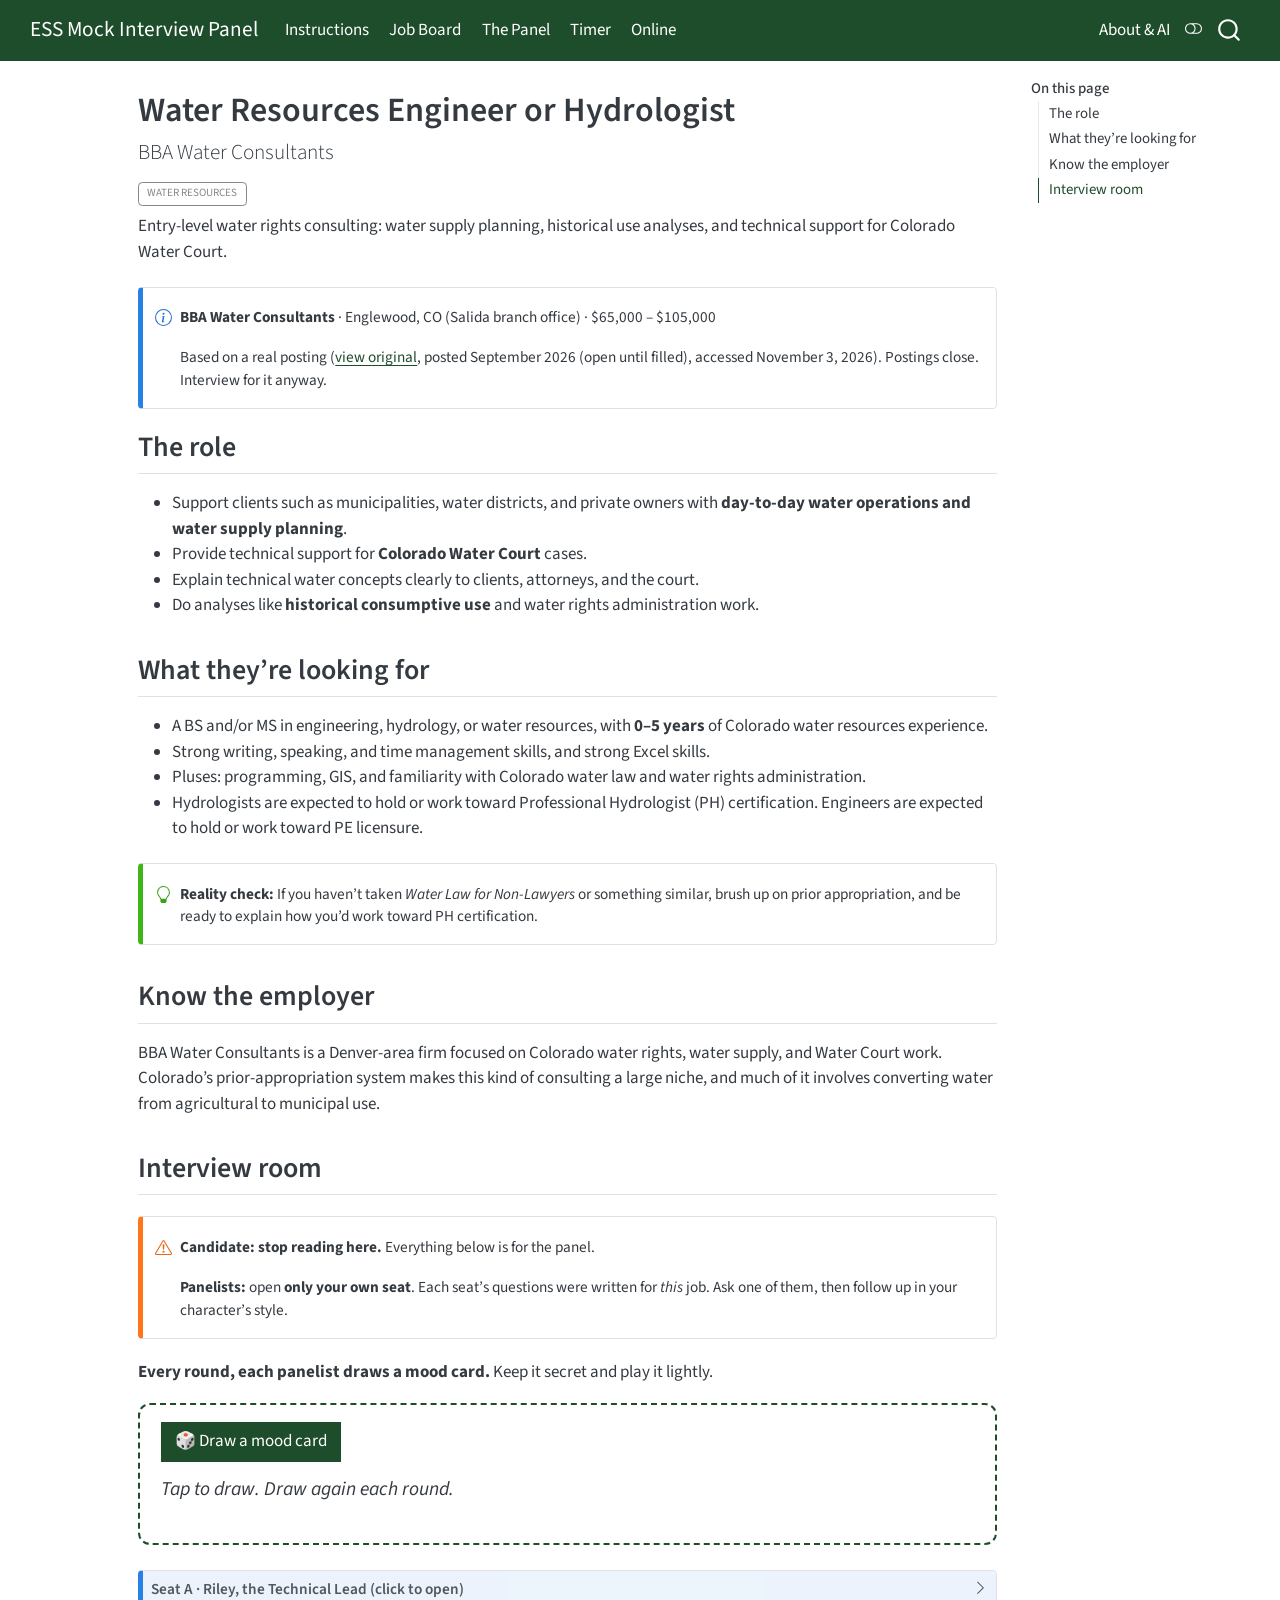
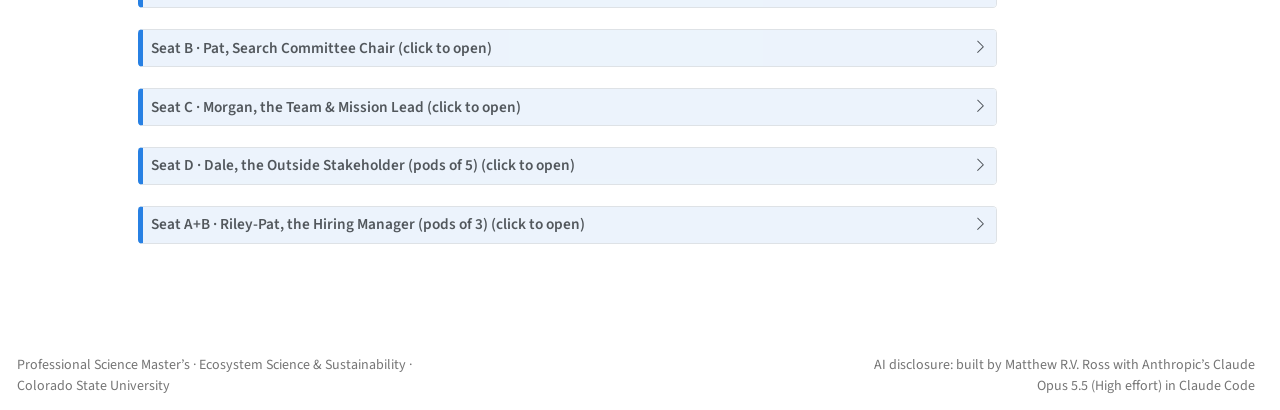
<file: jobs/bba-water-resources-hydrologist.html>
<!DOCTYPE html>
<html xmlns="http://www.w3.org/1999/xhtml" lang="en" xml:lang="en"><head>

<meta charset="utf-8">
<meta name="generator" content="quarto-1.10.18">

<meta name="viewport" content="width=device-width, initial-scale=1.0, user-scalable=yes">

<meta name="description" content="Entry-level water rights consulting: water supply planning, historical use analyses, and technical support for Colorado Water Court.">

<title>Water Resources Engineer or Hydrologist – ESS Mock Interview Panel</title>
<style>
/* Default styles provided by pandoc.
** See https://pandoc.org/MANUAL.html#variables-for-html for config info.
*/
span.smallcaps{font-variant: small-caps;}
div.columns{display: flex; gap: 1.5em;}
div.column{flex: auto;}
@media screen {
div.columns{gap: min(4vw, 1.5em);}
div.column{overflow-x: auto;}
}
div.hanging-indent{margin-left: 1.5em; text-indent: -1.5em;}
ul.task-list{list-style: none;}
ul.task-list li input[type="checkbox"] {
  width: 0.8em;
  margin: 0 0.8em 0.2em -1em; /* quarto-specific, see https://github.com/quarto-dev/quarto-cli/issues/4556 */ 
  vertical-align: middle;
}
</style>


<script src="../site_libs/quarto-nav/quarto-nav.js"></script>
<script src="../site_libs/quarto-nav/headroom.min.js"></script>
<script src="../site_libs/clipboard/clipboard.min.js"></script>
<script src="../site_libs/quarto-search/autocomplete.umd.js"></script>
<script src="../site_libs/quarto-search/fuse.min.js"></script>
<script src="../site_libs/quarto-search/quarto-search.js"></script>
<meta name="quarto:offset" content="../">
<script src="../site_libs/quarto-html/quarto.js" type="module"></script>
<script src="../site_libs/quarto-html/tabsets/tabsets.js" type="module"></script>
<script src="../site_libs/quarto-html/popper.min.js"></script>
<script src="../site_libs/quarto-html/tippy.umd.min.js"></script>
<script src="../site_libs/quarto-html/anchor.min.js"></script>
<link href="../site_libs/quarto-html/tippy.css" rel="stylesheet">
<link href="../site_libs/quarto-html/quarto-syntax-highlighting-64a204ab8560d761af7679ceaba22944.css" rel="stylesheet" class="quarto-color-scheme" id="quarto-text-highlighting-styles">
<link href="../site_libs/quarto-html/quarto-syntax-highlighting-dark-b85bc7c33db8c58e0ec93c3465666fed.css" rel="stylesheet" class="quarto-color-scheme quarto-color-alternate" id="quarto-text-highlighting-styles">
<link href="../site_libs/quarto-html/quarto-syntax-highlighting-64a204ab8560d761af7679ceaba22944.css" rel="stylesheet" class="quarto-color-scheme-extra" id="quarto-text-highlighting-styles">
<script src="../site_libs/bootstrap/bootstrap.min.js"></script>
<link href="../site_libs/bootstrap/bootstrap-icons.css" rel="stylesheet">
<link href="../site_libs/bootstrap/bootstrap-185480ddaecdbc6b2efe8f050d7d3ad7.min.css" rel="stylesheet" append-hash="true" class="quarto-color-scheme" id="quarto-bootstrap" data-mode="light">
<link href="../site_libs/bootstrap/bootstrap-dark-569107f191ac27b854970ef12eceafb2.min.css" rel="stylesheet" append-hash="true" class="quarto-color-scheme quarto-color-alternate" id="quarto-bootstrap" data-mode="dark">
<link href="../site_libs/bootstrap/bootstrap-185480ddaecdbc6b2efe8f050d7d3ad7.min.css" rel="stylesheet" append-hash="true" class="quarto-color-scheme-extra" id="quarto-bootstrap" data-mode="light">
<script id="quarto-search-options" type="application/json">{
  "location": "navbar",
  "copy-button": false,
  "collapse-after": 3,
  "panel-placement": "end",
  "type": "overlay",
  "limit": 50,
  "keyboard-shortcut": [
    "f",
    "/",
    "s"
  ],
  "show-item-context": false,
  "language": {
    "search-no-results-text": "No results",
    "search-matching-documents-text": "matching documents",
    "search-copy-link-title": "Copy link to search",
    "search-hide-matches-text": "Hide additional matches",
    "search-more-match-text": "more match in this document",
    "search-more-matches-text": "more matches in this document",
    "search-clear-button-title": "Clear",
    "search-text-placeholder": "",
    "search-detached-cancel-button-title": "Cancel",
    "search-submit-button-title": "Submit",
    "search-label": "Search"
  }
}</script>
<style>html{ scroll-behavior: smooth; }</style>


<link rel="stylesheet" href="../styles/site.css">
</head>

<body class="nav-fixed quarto-light"><script id="quarto-html-before-body" type="application/javascript">
    const toggleBodyColorMode = (bsSheetEl) => {
      const mode = bsSheetEl.getAttribute("data-mode");
      const bodyEl = window.document.querySelector("body");
      if (mode === "dark") {
        bodyEl.classList.add("quarto-dark");
        bodyEl.classList.remove("quarto-light");
      } else {
        bodyEl.classList.add("quarto-light");
        bodyEl.classList.remove("quarto-dark");
      }
    }
    const toggleBodyColorPrimary = () => {
      const bsSheetEl = window.document.querySelector("link#quarto-bootstrap:not([rel=disabled-stylesheet])");
      if (bsSheetEl) {
        toggleBodyColorMode(bsSheetEl);
      }
    }
    const setColorSchemeToggle = (alternate) => {
      const toggles = window.document.querySelectorAll('.quarto-color-scheme-toggle');
      for (let i=0; i < toggles.length; i++) {
        const toggle = toggles[i];
        if (toggle) {
          if (alternate) {
            toggle.classList.add("alternate");
          } else {
            toggle.classList.remove("alternate");
          }
        }
      }
    };
    const toggleColorMode = (alternate) => {
      // Switch the stylesheets
      const primaryStylesheets = window.document.querySelectorAll('link.quarto-color-scheme:not(.quarto-color-alternate)');
      const alternateStylesheets = window.document.querySelectorAll('link.quarto-color-scheme.quarto-color-alternate');
      manageTransitions('#quarto-margin-sidebar .nav-link', false);
      if (alternate) {
        // note: dark is layered on light, we don't disable primary!
        enableStylesheet(alternateStylesheets);
        for (const sheetNode of alternateStylesheets) {
          if (sheetNode.id === "quarto-bootstrap") {
            toggleBodyColorMode(sheetNode);
          }
        }
      } else {
        disableStylesheet(alternateStylesheets);
        enableStylesheet(primaryStylesheets)
        toggleBodyColorPrimary();
      }
      manageTransitions('#quarto-margin-sidebar .nav-link', true);
      // Switch the toggles
      setColorSchemeToggle(alternate)
      // Hack to workaround the fact that safari doesn't
      // properly recolor the scrollbar when toggling (#1455)
      if (navigator.userAgent.indexOf('Safari') > 0 && navigator.userAgent.indexOf('Chrome') == -1) {
        manageTransitions("body", false);
        window.scrollTo(0, 1);
        setTimeout(() => {
          window.scrollTo(0, 0);
          manageTransitions("body", true);
        }, 40);
      }
    }
    const disableStylesheet = (stylesheets) => {
      for (let i=0; i < stylesheets.length; i++) {
        const stylesheet = stylesheets[i];
        stylesheet.rel = 'disabled-stylesheet';
      }
    }
    const enableStylesheet = (stylesheets) => {
      for (let i=0; i < stylesheets.length; i++) {
        const stylesheet = stylesheets[i];
        if(stylesheet.rel !== 'stylesheet') { // for Chrome, which will still FOUC without this check
          stylesheet.rel = 'stylesheet';
        }
      }
    }
    const manageTransitions = (selector, allowTransitions) => {
      const els = window.document.querySelectorAll(selector);
      for (let i=0; i < els.length; i++) {
        const el = els[i];
        if (allowTransitions) {
          el.classList.remove('notransition');
        } else {
          el.classList.add('notransition');
        }
      }
    }
    const isFileUrl = () => {
      return window.location.protocol === 'file:';
    }
    const hasAlternateSentinel = () => {
      let styleSentinel = getColorSchemeSentinel();
      if (styleSentinel !== null) {
        return styleSentinel === "alternate";
      } else {
        return false;
      }
    }
    const setStyleSentinel = (alternate) => {
      const value = alternate ? "alternate" : "default";
      if (!isFileUrl()) {
        window.localStorage.setItem("quarto-color-scheme", value);
      } else {
        localAlternateSentinel = value;
      }
    }
    const getColorSchemeSentinel = () => {
      if (!isFileUrl()) {
        const storageValue = window.localStorage.getItem("quarto-color-scheme");
        return storageValue != null ? storageValue : localAlternateSentinel;
      } else {
        return localAlternateSentinel;
      }
    }
    const toggleGiscusIfUsed = (isAlternate, darkModeDefault) => {
      const baseTheme = document.querySelector('#giscus-base-theme')?.value ?? 'light';
      const alternateTheme = document.querySelector('#giscus-alt-theme')?.value ?? 'dark';
      let newTheme = '';
      if(authorPrefersDark) {
        newTheme = isAlternate ? baseTheme : alternateTheme;
      } else {
        newTheme = isAlternate ? alternateTheme : baseTheme;
      }
      const changeGiscusTheme = () => {
        // From: https://github.com/giscus/giscus/issues/336
        const sendMessage = (message) => {
          const iframe = document.querySelector('iframe.giscus-frame');
          if (!iframe) return;
          iframe.contentWindow.postMessage({ giscus: message }, 'https://giscus.app');
        }
        sendMessage({
          setConfig: {
            theme: newTheme
          }
        });
      }
      const isGiscussLoaded = window.document.querySelector('iframe.giscus-frame') !== null;
      if (isGiscussLoaded) {
        changeGiscusTheme();
      }
    };
    const authorPrefersDark = false;
    const darkModeDefault = authorPrefersDark;
      document.querySelector('link#quarto-text-highlighting-styles.quarto-color-scheme-extra').rel = 'disabled-stylesheet';
      document.querySelector('link#quarto-bootstrap.quarto-color-scheme-extra').rel = 'disabled-stylesheet';
    let localAlternateSentinel = darkModeDefault ? 'alternate' : 'default';
    // Dark / light mode switch
    window.quartoToggleColorScheme = () => {
      // Read the current dark / light value
      let toAlternate = !hasAlternateSentinel();
      toggleColorMode(toAlternate);
      setStyleSentinel(toAlternate);
      toggleGiscusIfUsed(toAlternate, darkModeDefault);
      window.dispatchEvent(new Event('resize'));
    };
    // Switch to dark mode if need be
    if (hasAlternateSentinel()) {
      toggleColorMode(true);
    } else {
      toggleColorMode(false);
    }
  </script>

<div id="quarto-search-results"></div>
  <header id="quarto-header" class="headroom fixed-top">
    <nav class="navbar navbar-expand-lg " data-bs-theme="dark">
      <div class="navbar-container container-fluid">
      <div class="navbar-brand-container mx-auto">
    <a class="navbar-brand" href="../index.html">
    <span class="navbar-title">ESS Mock Interview Panel</span>
    </a>
  </div>
            <div id="quarto-search" class="" title="Search"></div>
          <button class="navbar-toggler" type="button" data-bs-toggle="collapse" data-bs-target="#navbarCollapse" aria-controls="navbarCollapse" role="menu" aria-expanded="false" aria-label="Toggle navigation" onclick="if (window.quartoToggleHeadroom) { window.quartoToggleHeadroom(); }">
  <span class="navbar-toggler-icon"></span>
</button>
          <div class="collapse navbar-collapse" id="navbarCollapse">
            <ul class="navbar-nav navbar-nav-scroll me-auto">
  <li class="nav-item">
    <a class="nav-link" href="../index.html"> 
<span class="menu-text">Instructions</span></a>
  </li>  
  <li class="nav-item">
    <a class="nav-link" href="../jobs.html"> 
<span class="menu-text">Job Board</span></a>
  </li>  
  <li class="nav-item">
    <a class="nav-link" href="../panel.html"> 
<span class="menu-text">The Panel</span></a>
  </li>  
  <li class="nav-item">
    <a class="nav-link" href="../timer.html"> 
<span class="menu-text">Timer</span></a>
  </li>  
  <li class="nav-item">
    <a class="nav-link" href="../online.html"> 
<span class="menu-text">Online</span></a>
  </li>  
</ul>
            <ul class="navbar-nav navbar-nav-scroll ms-auto">
  <li class="nav-item">
    <a class="nav-link" href="../about.html"> 
<span class="menu-text">About &amp; AI</span></a>
  </li>  
</ul>
          </div> <!-- /navcollapse -->
            <div class="quarto-navbar-tools">
  <a href="" class="quarto-color-scheme-toggle quarto-navigation-tool  px-1" onclick="window.quartoToggleColorScheme(); return false;" title="Toggle dark mode"><i class="bi"></i></a>
</div>
      </div> <!-- /container-fluid -->
    </nav>
</header>
<!-- content -->
<div id="quarto-content" class="quarto-container page-columns page-rows-contents page-layout-article page-navbar">
<!-- sidebar -->
<!-- margin-sidebar -->
    <div id="quarto-margin-sidebar" class="sidebar margin-sidebar">
        <nav id="TOC" role="doc-toc" class="toc-active">
    <h2 id="toc-title">On this page</h2>
   
  <ul class="collapse">
  <li><a href="#the-role" id="toc-the-role" class="nav-link active" data-scroll-target="#the-role">The role</a></li>
  <li><a href="#what-theyre-looking-for" id="toc-what-theyre-looking-for" class="nav-link" data-scroll-target="#what-theyre-looking-for">What they’re looking for</a></li>
  <li><a href="#know-the-employer" id="toc-know-the-employer" class="nav-link" data-scroll-target="#know-the-employer">Know the employer</a></li>
  <li><a href="#interview-room" id="toc-interview-room" class="nav-link" data-scroll-target="#interview-room">Interview room</a></li>
  </ul>
</nav>
    </div>
<!-- main -->
<main class="content" id="quarto-document-content">


<header id="title-block-header" class="quarto-title-block default">
<div class="quarto-title">
<h1 class="title">Water Resources Engineer or Hydrologist</h1>
<p class="subtitle lead">BBA Water Consultants</p>
  <div class="quarto-categories">
    <div class="quarto-category">Water Resources</div>
  </div>
  </div>

<div>
  <div class="description">
    Entry-level water rights consulting: water supply planning, historical use analyses, and technical support for Colorado Water Court.
  </div>
</div>


<div class="quarto-title-meta">

    
  
    
  </div>
  


</header>


<div class="callout callout-style-simple callout-note">
<div class="callout-body d-flex">
<div class="callout-icon-container">
<i class="callout-icon"></i>
</div>
<div class="callout-body-container">
<p><strong>BBA Water Consultants</strong> · Englewood, CO (Salida branch office) · $65,000 – $105,000</p>
<p>Based on a real posting (<a href="https://bbawater.com/water-resource-engineer-hydrologist/">view original</a>, posted September 2026 (open until filled), accessed November 3, 2026). Postings close. Interview for it anyway.</p>
</div>
</div>
</div>
<section id="the-role" class="level2">
<h2 class="anchored" data-anchor-id="the-role">The role</h2>
<ul>
<li>Support clients such as municipalities, water districts, and private owners with <strong>day-to-day water operations and water supply planning</strong>.</li>
<li>Provide technical support for <strong>Colorado Water Court</strong> cases.</li>
<li>Explain technical water concepts clearly to clients, attorneys, and the court.</li>
<li>Do analyses like <strong>historical consumptive use</strong> and water rights administration work.</li>
</ul>
</section>
<section id="what-theyre-looking-for" class="level2">
<h2 class="anchored" data-anchor-id="what-theyre-looking-for">What they’re looking for</h2>
<ul>
<li>A BS and/or MS in engineering, hydrology, or water resources, with <strong>0–5 years</strong> of Colorado water resources experience.</li>
<li>Strong writing, speaking, and time management skills, and strong Excel skills.</li>
<li>Pluses: programming, GIS, and familiarity with Colorado water law and water rights administration.</li>
<li>Hydrologists are expected to hold or work toward Professional Hydrologist (PH) certification. Engineers are expected to hold or work toward PE licensure.</li>
</ul>
<div class="callout callout-style-simple callout-tip">
<div class="callout-body d-flex">
<div class="callout-icon-container">
<i class="callout-icon"></i>
</div>
<div class="callout-body-container">
<p><strong>Reality check:</strong> If you haven’t taken <em>Water Law for Non-Lawyers</em> or something similar, brush up on prior appropriation, and be ready to explain how you’d work toward PH certification.</p>
</div>
</div>
</div>
</section>
<section id="know-the-employer" class="level2">
<h2 class="anchored" data-anchor-id="know-the-employer">Know the employer</h2>
<p>BBA Water Consultants is a Denver-area firm focused on Colorado water rights, water supply, and Water Court work. Colorado’s prior-appropriation system makes this kind of consulting a large niche, and much of it involves converting water from agricultural to municipal use.</p>
</section>
<section id="interview-room" class="level2">
<h2 class="anchored" data-anchor-id="interview-room">Interview room</h2>
<div class="callout callout-style-simple callout-warning">
<div class="callout-body d-flex">
<div class="callout-icon-container">
<i class="callout-icon"></i>
</div>
<div class="callout-body-container">
<p><strong>Candidate: stop reading here.</strong> Everything below is for the panel.</p>
<p><strong>Panelists:</strong> open <strong>only your own seat</strong>. Each seat’s questions were written for <em>this</em> job. Ask one of them, then follow up in your character’s style.</p>
</div>
</div>
</div>
<p><strong>Every round, each panelist draws a mood card.</strong> Keep it secret and play it lightly.</p>
<style>
  #mood-box { border:2px dashed var(--bs-primary, #1E4D2B); border-radius:12px; padding:1rem 1.25rem; margin:1rem 0 1.5rem; }
  #mood-text { font-size:1.15rem; margin-top:.75rem; min-height:3rem; }
  #mood-text b { color: var(--bs-primary, #1E4D2B); }
</style>
<div id="mood-box">
  <button id="mood-btn" class="btn btn-primary">🎲 Draw a mood card</button>
  <button id="mood-hide" class="btn btn-outline-secondary btn-sm ms-2" hidden="">Hide</button>
  <div id="mood-text" aria-live="polite"><i>Tap to draw. Draw again each round.</i></div>
</div>
<script>
(function () {
  // ---- Add, edit, or remove mood cards here ----
  const MOODS = [
    ["Short on sleep", "A neighbor's car alarm went off twice overnight and you didn't sleep much. You're polite, just a little shorter with follow-ups than usual."],
    ["Budget meeting next", "You have a budget meeting right after this. At least once, ask what something would cost or how long it would take."],
    ["Long day of interviews", "This is your sixth interview today. You're attentive, but at one point you lose your place and ask them to remind you of something they already said."],
    ["Skimmed the résumé", "You only skimmed their résumé on the way in. Ask about one thing on it in a slightly wrong way and let them correct you."],
    ["Good news this morning", "A grant you've been waiting on came through this morning. You're warm and encouraging, which can make candidates relax a little too much."],
    ["Extra coffee", "You're on your third coffee. You talk a bit fast and ask one two-part question."],
    ["Just back from the field", "You got back from a week of fieldwork last night. You perk up at field stories and ask at least one follow-up about how things work on the ground."],
    ["Fresh from a conference", "You just got back from a conference with a lot of talk about AI. Ask how they'd use AI tools in this role."],
    ["Phone on the table", "You're waiting on a call from your kid's school. Glance at your phone once and ask them to repeat the last part of an answer."],
    ["New to the panel", "You joined the organization a month ago and this is your first hiring panel. You read your question straight from your notes."],
    ["Traffic on I-25", "You sat in traffic on I-25 for 40 minutes this morning. You're keen on efficiency and ask what the quickest workable approach would be."],
    ["The inherited script", "Your program runs on an R script written by someone who left years ago. You're hoping this person could take it over, so steer one question toward coding."],
    ["Didn't get to prep", "Meetings ran over and you didn't get to prepare. Open with \"So, tell me about yourself,\" and build your question off their answer."],
    ["Director is listening", "Your director is joining the panel today (imaginary, but you can feel them there). You're a bit more formal than usual."],
    ["Shared background", "You notice you share something with the candidate, like a hometown, a school, or a favorite trail. Mention it briefly."],
    ["Playing devil's advocate", "Push back once on a position the candidate takes, politely, to see how they respond to disagreement."]
  ];
  // ----------------------------------------------
  let last = -1;
  const txt = document.getElementById("mood-text"), hide = document.getElementById("mood-hide");
  document.getElementById("mood-btn").addEventListener("click", () => {
    let i; do { i = Math.floor(Math.random() * MOODS.length); } while (i === last && MOODS.length > 1);
    last = i;
    txt.innerHTML = "<b>" + MOODS[i][0] + ".</b> " + MOODS[i][1];
    hide.hidden = false;
  });
  hide.addEventListener("click", () => { txt.innerHTML = "<i>Hidden. Draw again next round.</i>"; hide.hidden = true; });
})();
</script>
<div class="callout callout-style-default callout-note no-icon callout-titled">
<div class="callout-header d-flex align-content-center collapsed" data-bs-toggle="collapse" data-bs-target=".callout-1-contents" aria-controls="callout-1" aria-expanded="false" aria-label="Toggle callout">
<div class="callout-icon-container">
<i class="callout-icon no-icon"></i>
</div>
<div class="callout-title-container flex-fill">
<span class="screen-reader-only">Note</span>Seat A · Riley, the Technical Lead (click to open)
</div>
<div class="callout-btn-toggle d-inline-block border-0 py-1 ps-1 pe-0 float-end"><i class="callout-toggle"></i></div>
</div>
<div id="callout-1" class="callout-1-contents callout-collapse collapse">
<div class="callout-body-container callout-body">
<p><strong>Here, you are:</strong> Senior hydrologist who has testified as an expert witness in Water Court many times.</p>
<p><strong>Ask one of these:</strong></p>
<ol type="1">
<li>“A client bought a ranch and wants to change its senior irrigation right to municipal use. Walk me through how you’d approach the historical consumptive use analysis.”</li>
<li>“The ditch’s diversion records have gaps in the 1970s. How do you handle missing data in an analysis that will be cross-examined?”</li>
</ol>
<p><strong>Then follow up:</strong> when they use a buzzword (<em>modeled</em>, <em>analyzed</em>, <em>managed</em>, <em>data-driven</em>), ask <em>“What specifically did you do?”</em> or <em>“How would you know if that was wrong?”</em></p>
<details>
<summary>
More about Riley
</summary>
<p><strong>Story.</strong> A data feed your team depends on broke again last week, and you’ve been patching it ever since. You’ve been burned by hires who listed “R” and “GIS” on their résumé and then couldn’t clean a messy spreadsheet.</p>
<p><strong>Quirks.</strong> Friendly but literal. You ask for numbers (“How many sites? How many years?”) and take notes.</p>
<p><strong>Listen for:</strong> specific tools and steps, real QA/QC habits, and honesty about gaps.</p>
</details>
</div>
</div>
</div>
<div class="callout callout-style-default callout-note no-icon callout-titled">
<div class="callout-header d-flex align-content-center collapsed" data-bs-toggle="collapse" data-bs-target=".callout-2-contents" aria-controls="callout-2" aria-expanded="false" aria-label="Toggle callout">
<div class="callout-icon-container">
<i class="callout-icon no-icon"></i>
</div>
<div class="callout-title-container flex-fill">
<span class="screen-reader-only">Note</span>Seat B · Pat, Search Committee Chair (click to open)
</div>
<div class="callout-btn-toggle d-inline-block border-0 py-1 ps-1 pe-0 float-end"><i class="callout-toggle"></i></div>
</div>
<div id="callout-2" class="callout-2-contents callout-collapse collapse">
<div class="callout-body-container callout-body">
<p><strong>Here, you are:</strong> Principal of the firm. You manage client billing and keep the firm profitable.</p>
<p><strong>Ask one of these:</strong></p>
<ol type="1">
<li>“The client has a fixed budget for this case. Halfway through, you realize the analysis will take twice as long as planned. What do you do?”</li>
<li>“Tell me about a time you juggled several clients or projects at once. How did you decide what came first?”</li>
</ol>
<p><strong>Then follow up:</strong> politely interrupt idealistic answers with <em>“That sounds great in a seminar. What’s the version we can deliver by Friday?”</em> If an answer runs past about 90 seconds: <em>“Give me the headline.”</em></p>
<details>
<summary>
More about Pat
</summary>
<p><strong>Story.</strong> You chair this search committee. Your puppy chewed up a corner of the carpet overnight, so the morning started early, and you have a budget meeting right after this. You love good science <em>that ships on time</em>.</p>
<p><strong>Quirks.</strong> You keep an eye on the clock.</p>
<p><strong>Listen for:</strong> prioritization, concrete deliverables, and concise answers.</p>
</details>
</div>
</div>
</div>
<div class="callout callout-style-default callout-note no-icon callout-titled">
<div class="callout-header d-flex align-content-center collapsed" data-bs-toggle="collapse" data-bs-target=".callout-3-contents" aria-controls="callout-3" aria-expanded="false" aria-label="Toggle callout">
<div class="callout-icon-container">
<i class="callout-icon no-icon"></i>
</div>
<div class="callout-title-container flex-fill">
<span class="screen-reader-only">Note</span>Seat C · Morgan, the Team &amp; Mission Lead (click to open)
</div>
<div class="callout-btn-toggle d-inline-block border-0 py-1 ps-1 pe-0 float-end"><i class="callout-toggle"></i></div>
</div>
<div id="callout-3" class="callout-3-contents callout-collapse collapse">
<div class="callout-body-container callout-body">
<p><strong>Here, you are:</strong> Senior consultant who mentors new staff and handles most client communication.</p>
<p><strong>Ask one of these:</strong></p>
<ol type="1">
<li>“Explain the prior appropriation system to me like I’m a client who just moved here from Ohio and bought a property with a well.”</li>
<li>“You’ll be supporting expert testimony. Tell me about a time someone challenged your numbers. How did you respond?”</li>
</ol>
<p><strong>Then follow up:</strong> <em>“What would the other person say happened?”</em> or <em>“What did that teach you about how you work?”</em> After each answer, pause for a few seconds before speaking.</p>
<details>
<summary>
More about Morgan
</summary>
<p><strong>Story.</strong> Last week you ran a field day for a group of ninth-graders, and it reminded you how hard it is to explain this work simply. You’ve seen strong scientists struggle because they couldn’t explain their work to a non-scientist or get along with the person at the next desk.</p>
<p><strong>Quirks.</strong> Warm, and comfortable with silence.</p>
<p><strong>Listen for:</strong> a real story (STAR), empathy, self-awareness, and plain language.</p>
</details>
</div>
</div>
</div>
<div class="callout callout-style-default callout-note no-icon callout-titled">
<div class="callout-header d-flex align-content-center collapsed" data-bs-toggle="collapse" data-bs-target=".callout-4-contents" aria-controls="callout-4" aria-expanded="false" aria-label="Toggle callout">
<div class="callout-icon-container">
<i class="callout-icon no-icon"></i>
</div>
<div class="callout-title-container flex-fill">
<span class="screen-reader-only">Note</span>Seat D · Dale, the Outside Stakeholder (pods of 5) (click to open)
</div>
<div class="callout-btn-toggle d-inline-block border-0 py-1 ps-1 pe-0 float-end"><i class="callout-toggle"></i></div>
</div>
<div id="callout-4" class="callout-4-contents callout-collapse collapse">
<div class="callout-body-container callout-body">
<p><strong>Here, you are:</strong> A downstream rancher whose ditch shares the river with your client’s ranch.</p>
<p><strong>Ask one of these:</strong></p>
<ol type="1">
<li>“If your client moves that water to the city, what happens to the return flows my ditch depends on?”</li>
<li>“You’re being paid by the other side. Why would I trust your numbers?”</li>
</ol>
<p><strong>Then follow up:</strong> say <em>“Huh?”</em> every time they use an acronym or jargon without explaining it.</p>
<details>
<summary>
More about Dale
</summary>
<p><strong>Story.</strong> You’re not on staff. You drove a couple of hours to sit in on this panel because this hire will be working with <em>you</em>.</p>
<p><strong>Quirks.</strong> Plainspoken and skeptical, but not hostile. If they actually listen, you warm up.</p>
<p><strong>Listen for:</strong> plain language, respect, and whether they ask <em>you</em> questions.</p>
</details>
</div>
</div>
</div>
<div class="callout callout-style-default callout-note no-icon callout-titled">
<div class="callout-header d-flex align-content-center collapsed" data-bs-toggle="collapse" data-bs-target=".callout-5-contents" aria-controls="callout-5" aria-expanded="false" aria-label="Toggle callout">
<div class="callout-icon-container">
<i class="callout-icon no-icon"></i>
</div>
<div class="callout-title-container flex-fill">
<span class="screen-reader-only">Note</span>Seat A+B · Riley-Pat, the Hiring Manager (pods of 3) (click to open)
</div>
<div class="callout-btn-toggle d-inline-block border-0 py-1 ps-1 pe-0 float-end"><i class="callout-toggle"></i></div>
</div>
<div id="callout-5" class="callout-5-contents callout-collapse collapse">
<div class="callout-body-container callout-body">
<p><strong>Pods of 3 only.</strong> You’re both Riley and Pat. Ask <strong>one Seat A question and one Seat B question</strong> from this job, and use both follow-ups: <em>“What specifically did you do?”</em> and <em>“What’s the version we can deliver by Friday?”</em></p>
</div>
</div>
</div>


</section>

</main> <!-- /main -->
<script id="quarto-html-after-body" type="application/javascript">
  window.document.addEventListener("DOMContentLoaded", function (event) {
    // Ensure there is a toggle, if there isn't float one in the top right
    if (window.document.querySelector('.quarto-color-scheme-toggle') === null) {
      const a = window.document.createElement('a');
      a.classList.add('top-right');
      a.classList.add('quarto-color-scheme-toggle');
      a.href = "";
      a.onclick = function() { try { window.quartoToggleColorScheme(); } catch {} return false; };
      const i = window.document.createElement("i");
      i.classList.add('bi');
      a.appendChild(i);
      window.document.body.appendChild(a);
    }
    setColorSchemeToggle(hasAlternateSentinel())
    const icon = "";
    const anchorJS = new window.AnchorJS();
    anchorJS.options = {
      placement: 'right',
      icon: icon
    };
    anchorJS.add('.anchored');
    const isCodeAnnotation = (el) => {
      for (const clz of el.classList) {
        if (clz.startsWith('code-annotation-')) {                     
          return true;
        }
      }
      return false;
    }
    const onCopySuccess = function(e) {
      // button target
      const button = e.trigger;
      // don't keep focus
      button.blur();
      // flash "checked"
      button.classList.add('code-copy-button-checked');
      var currentTitle = button.getAttribute("title");
      button.setAttribute("title", "Copied!");
      let tooltip;
      if (window.bootstrap) {
        button.setAttribute("data-bs-toggle", "tooltip");
        button.setAttribute("data-bs-placement", "left");
        button.setAttribute("data-bs-title", "Copied!");
        tooltip = new bootstrap.Tooltip(button, 
          { trigger: "manual", 
            customClass: "code-copy-button-tooltip",
            offset: [0, -8]});
        tooltip.show();    
      }
      setTimeout(function() {
        if (tooltip) {
          tooltip.hide();
          button.removeAttribute("data-bs-title");
          button.removeAttribute("data-bs-toggle");
          button.removeAttribute("data-bs-placement");
        }
        button.setAttribute("title", currentTitle);
        button.classList.remove('code-copy-button-checked');
      }, 1000);
      // clear code selection
      e.clearSelection();
    }
    const getTextToCopy = function(trigger) {
      const outerScaffold = trigger.parentElement.cloneNode(true);
      const codeEl = outerScaffold.querySelector('code');
      for (const childEl of codeEl.children) {
        if (isCodeAnnotation(childEl)) {
          childEl.remove();
        }
      }
      return codeEl.innerText;
    }
    const clipboard = new window.ClipboardJS('.code-copy-button:not([data-in-quarto-modal])', {
      text: getTextToCopy
    });
    clipboard.on('success', onCopySuccess);
    if (window.document.getElementById('quarto-embedded-source-code-modal')) {
      const clipboardModal = new window.ClipboardJS('.code-copy-button[data-in-quarto-modal]', {
        text: getTextToCopy,
        container: window.document.getElementById('quarto-embedded-source-code-modal')
      });
      clipboardModal.on('success', onCopySuccess);
    }
      var localhostRegex = new RegExp(/^(?:http|https):\/\/localhost\:?[0-9]*\//);
      var mailtoRegex = new RegExp(/^mailto:/);
        var filterRegex = new RegExp("https:\/\/matthewross07\.github\.io\/mock_interview\/");
      var isInternal = (href) => {
          return filterRegex.test(href) || localhostRegex.test(href) || mailtoRegex.test(href);
      }
      // Inspect non-navigation links and adorn them if external
     var links = window.document.querySelectorAll('a[href]:not(.nav-link):not(.navbar-brand):not(.toc-action):not(.sidebar-link):not(.sidebar-item-toggle):not(.pagination-link):not(.no-external):not([aria-hidden]):not(.dropdown-item):not(.quarto-navigation-tool):not(.about-link)');
      for (var i=0; i<links.length; i++) {
        const link = links[i];
        if (!isInternal(link.href)) {
          // undo the damage that might have been done by quarto-nav.js in the case of
          // links that we want to consider external
          if (link.dataset.originalHref !== undefined) {
            link.href = link.dataset.originalHref;
          }
        }
      }
    function tippyHover(el, contentFn, onTriggerFn, onUntriggerFn) {
      const config = {
        allowHTML: true,
        maxWidth: 500,
        delay: 100,
        arrow: false,
        appendTo: function(el) {
            return el.parentElement;
        },
        interactive: true,
        interactiveBorder: 10,
        theme: 'quarto',
        placement: 'bottom-start',
      };
      if (contentFn) {
        config.content = contentFn;
      }
      if (onTriggerFn) {
        config.onTrigger = onTriggerFn;
      }
      if (onUntriggerFn) {
        config.onUntrigger = onUntriggerFn;
      }
      window.tippy(el, config); 
    }
    const noterefs = window.document.querySelectorAll('a[role="doc-noteref"]');
    for (var i=0; i<noterefs.length; i++) {
      const ref = noterefs[i];
      tippyHover(ref, function() {
        // use id or data attribute instead here
        let href = ref.getAttribute('data-footnote-href') || ref.getAttribute('href');
        try { href = new URL(href).hash; } catch {}
        const id = href.replace(/^#\/?/, "");
        const note = window.document.getElementById(id);
        if (note) {
          return note.innerHTML;
        } else {
          return "";
        }
      });
    }
    const xrefs = window.document.querySelectorAll('a.quarto-xref');
    const processXRef = (id, note) => {
      // Strip column container classes
      const stripColumnClz = (el) => {
        el.classList.remove("page-full", "page-columns");
        if (el.children) {
          for (const child of el.children) {
            stripColumnClz(child);
          }
        }
      }
      stripColumnClz(note)
      if (id === null || id.startsWith('sec-')) {
        // Special case sections, only their first couple elements
        const container = document.createElement("div");
        if (note.children && note.children.length > 2) {
          container.appendChild(note.children[0].cloneNode(true));
          for (let i = 1; i < note.children.length; i++) {
            const child = note.children[i];
            if (child.tagName === "P" && child.innerText === "") {
              continue;
            } else {
              container.appendChild(child.cloneNode(true));
              break;
            }
          }
          if (window.Quarto?.typesetMath) {
            window.Quarto.typesetMath(container);
          }
          return container.innerHTML
        } else {
          if (window.Quarto?.typesetMath) {
            window.Quarto.typesetMath(note);
          }
          return note.innerHTML;
        }
      } else {
        // Remove any anchor links if they are present
        const anchorLink = note.querySelector('a.anchorjs-link');
        if (anchorLink) {
          anchorLink.remove();
        }
        if (window.Quarto?.typesetMath) {
          window.Quarto.typesetMath(note);
        }
        if (note.classList.contains("callout")) {
          return note.outerHTML;
        } else {
          return note.innerHTML;
        }
      }
    }
    for (var i=0; i<xrefs.length; i++) {
      const xref = xrefs[i];
      tippyHover(xref, undefined, function(instance) {
        instance.disable();
        let url = xref.getAttribute('href');
        let hash = undefined; 
        if (url.startsWith('#')) {
          hash = url;
        } else {
          try { hash = new URL(url).hash; } catch {}
        }
        if (hash) {
          const id = hash.replace(/^#\/?/, "");
          const note = window.document.getElementById(id);
          if (note !== null) {
            try {
              const html = processXRef(id, note.cloneNode(true));
              instance.setContent(html);
            } finally {
              instance.enable();
              instance.show();
            }
          } else {
            // See if we can fetch this
            fetch(url.split('#')[0])
            .then(res => res.text())
            .then(html => {
              const parser = new DOMParser();
              const htmlDoc = parser.parseFromString(html, "text/html");
              const note = htmlDoc.getElementById(id);
              if (note !== null) {
                const html = processXRef(id, note);
                instance.setContent(html);
              } 
            }).finally(() => {
              instance.enable();
              instance.show();
            });
          }
        } else {
          // See if we can fetch a full url (with no hash to target)
          // This is a special case and we should probably do some content thinning / targeting
          fetch(url)
          .then(res => res.text())
          .then(html => {
            const parser = new DOMParser();
            const htmlDoc = parser.parseFromString(html, "text/html");
            const note = htmlDoc.querySelector('main.content');
            if (note !== null) {
              // This should only happen for chapter cross references
              // (since there is no id in the URL)
              // remove the first header
              if (note.children.length > 0 && note.children[0].tagName === "HEADER") {
                note.children[0].remove();
              }
              const html = processXRef(null, note);
              instance.setContent(html);
            } 
          }).finally(() => {
            instance.enable();
            instance.show();
          });
        }
      }, function(instance) {
      });
    }
        let selectedAnnoteEl;
        const selectorForAnnotation = ( cell, annotation) => {
          let cellAttr = 'data-code-cell="' + cell + '"';
          let lineAttr = 'data-code-annotation="' +  annotation + '"';
          const selector = 'span[' + cellAttr + '][' + lineAttr + ']';
          return selector;
        }
        const selectCodeLines = (annoteEl) => {
          const doc = window.document;
          const targetCell = annoteEl.getAttribute("data-target-cell");
          const targetAnnotation = annoteEl.getAttribute("data-target-annotation");
          const annoteSpan = window.document.querySelector(selectorForAnnotation(targetCell, targetAnnotation));
          const lines = annoteSpan.getAttribute("data-code-lines").split(",");
          const lineIds = lines.map((line) => {
            return targetCell + "-" + line;
          })
          let top = null;
          let height = null;
          let parent = null;
          if (lineIds.length > 0) {
              //compute the position of the single el (top and bottom and make a div)
              const el = window.document.getElementById(lineIds[0]);
              top = el.offsetTop;
              height = el.offsetHeight;
              parent = el.parentElement.parentElement;
            if (lineIds.length > 1) {
              const lastEl = window.document.getElementById(lineIds[lineIds.length - 1]);
              const bottom = lastEl.offsetTop + lastEl.offsetHeight;
              height = bottom - top;
            }
            if (top !== null && height !== null && parent !== null) {
              // cook up a div (if necessary) and position it 
              let div = window.document.getElementById("code-annotation-line-highlight");
              if (div === null) {
                div = window.document.createElement("div");
                div.setAttribute("id", "code-annotation-line-highlight");
                div.style.position = 'absolute';
                parent.appendChild(div);
              }
              div.style.top = top - 2 + "px";
              div.style.height = height + 4 + "px";
              div.style.left = 0;
              let gutterDiv = window.document.getElementById("code-annotation-line-highlight-gutter");
              if (gutterDiv === null) {
                gutterDiv = window.document.createElement("div");
                gutterDiv.setAttribute("id", "code-annotation-line-highlight-gutter");
                gutterDiv.style.position = 'absolute';
                const codeCell = window.document.getElementById(targetCell);
                const gutter = codeCell.querySelector('.code-annotation-gutter');
                gutter.appendChild(gutterDiv);
              }
              gutterDiv.style.top = top - 2 + "px";
              gutterDiv.style.height = height + 4 + "px";
            }
            selectedAnnoteEl = annoteEl;
          }
        };
        const unselectCodeLines = () => {
          const elementsIds = ["code-annotation-line-highlight", "code-annotation-line-highlight-gutter"];
          elementsIds.forEach((elId) => {
            const div = window.document.getElementById(elId);
            if (div) {
              div.remove();
            }
          });
          selectedAnnoteEl = undefined;
        };
          // Handle positioning of the toggle
      window.addEventListener(
        "resize",
        throttle(() => {
          elRect = undefined;
          if (selectedAnnoteEl) {
            selectCodeLines(selectedAnnoteEl);
          }
        }, 10)
      );
      function throttle(fn, ms) {
      let throttle = false;
      let timer;
        return (...args) => {
          if(!throttle) { // first call gets through
              fn.apply(this, args);
              throttle = true;
          } else { // all the others get throttled
              if(timer) clearTimeout(timer); // cancel #2
              timer = setTimeout(() => {
                fn.apply(this, args);
                timer = throttle = false;
              }, ms);
          }
        };
      }
        // Attach click handler to the DT
        const annoteDls = window.document.querySelectorAll('dt[data-target-cell]');
        for (const annoteDlNode of annoteDls) {
          annoteDlNode.addEventListener('click', (event) => {
            const clickedEl = event.target;
            if (clickedEl !== selectedAnnoteEl) {
              unselectCodeLines();
              const activeEl = window.document.querySelector('dt[data-target-cell].code-annotation-active');
              if (activeEl) {
                activeEl.classList.remove('code-annotation-active');
              }
              selectCodeLines(clickedEl);
              clickedEl.classList.add('code-annotation-active');
            } else {
              // Unselect the line
              unselectCodeLines();
              clickedEl.classList.remove('code-annotation-active');
            }
          });
        }
    const findCites = (el) => {
      const parentEl = el.parentElement;
      if (parentEl) {
        const cites = parentEl.dataset.cites;
        if (cites) {
          return {
            el,
            cites: cites.split(' ')
          };
        } else {
          return findCites(el.parentElement)
        }
      } else {
        return undefined;
      }
    };
    var bibliorefs = window.document.querySelectorAll('a[role="doc-biblioref"]');
    for (var i=0; i<bibliorefs.length; i++) {
      const ref = bibliorefs[i];
      const citeInfo = findCites(ref);
      if (citeInfo) {
        tippyHover(citeInfo.el, function() {
          var popup = window.document.createElement('div');
          citeInfo.cites.forEach(function(cite) {
            var citeDiv = window.document.createElement('div');
            citeDiv.classList.add('hanging-indent');
            citeDiv.classList.add('csl-entry');
            var biblioDiv = window.document.getElementById('ref-' + cite);
            if (biblioDiv) {
              citeDiv.innerHTML = biblioDiv.innerHTML;
            }
            popup.appendChild(citeDiv);
          });
          return popup.innerHTML;
        });
      }
    }
  });
  </script>
</div> <!-- /content -->
<footer class="footer">
  <div class="nav-footer">
    <div class="nav-footer-left">
<p>Professional Science Master’s · Ecosystem Science &amp; Sustainability · Colorado State University</p>
</div>   
    <div class="nav-footer-center">
      &nbsp;
    </div>
    <div class="nav-footer-right">
      <ul class="footer-items list-unstyled">
    <li class="nav-item">
    <a class="nav-link" href="../about.html">
<p>AI disclosure: built by Matthew R.V. Ross with Anthropic’s Claude Opus 5.5 (High effort) in Claude Code</p>
</a>
  </li>  
</ul>
    </div>
  </div>
</footer>




<script src="../site_libs/quarto-html/zenscroll-min.js"></script>
</body></html>
</file>
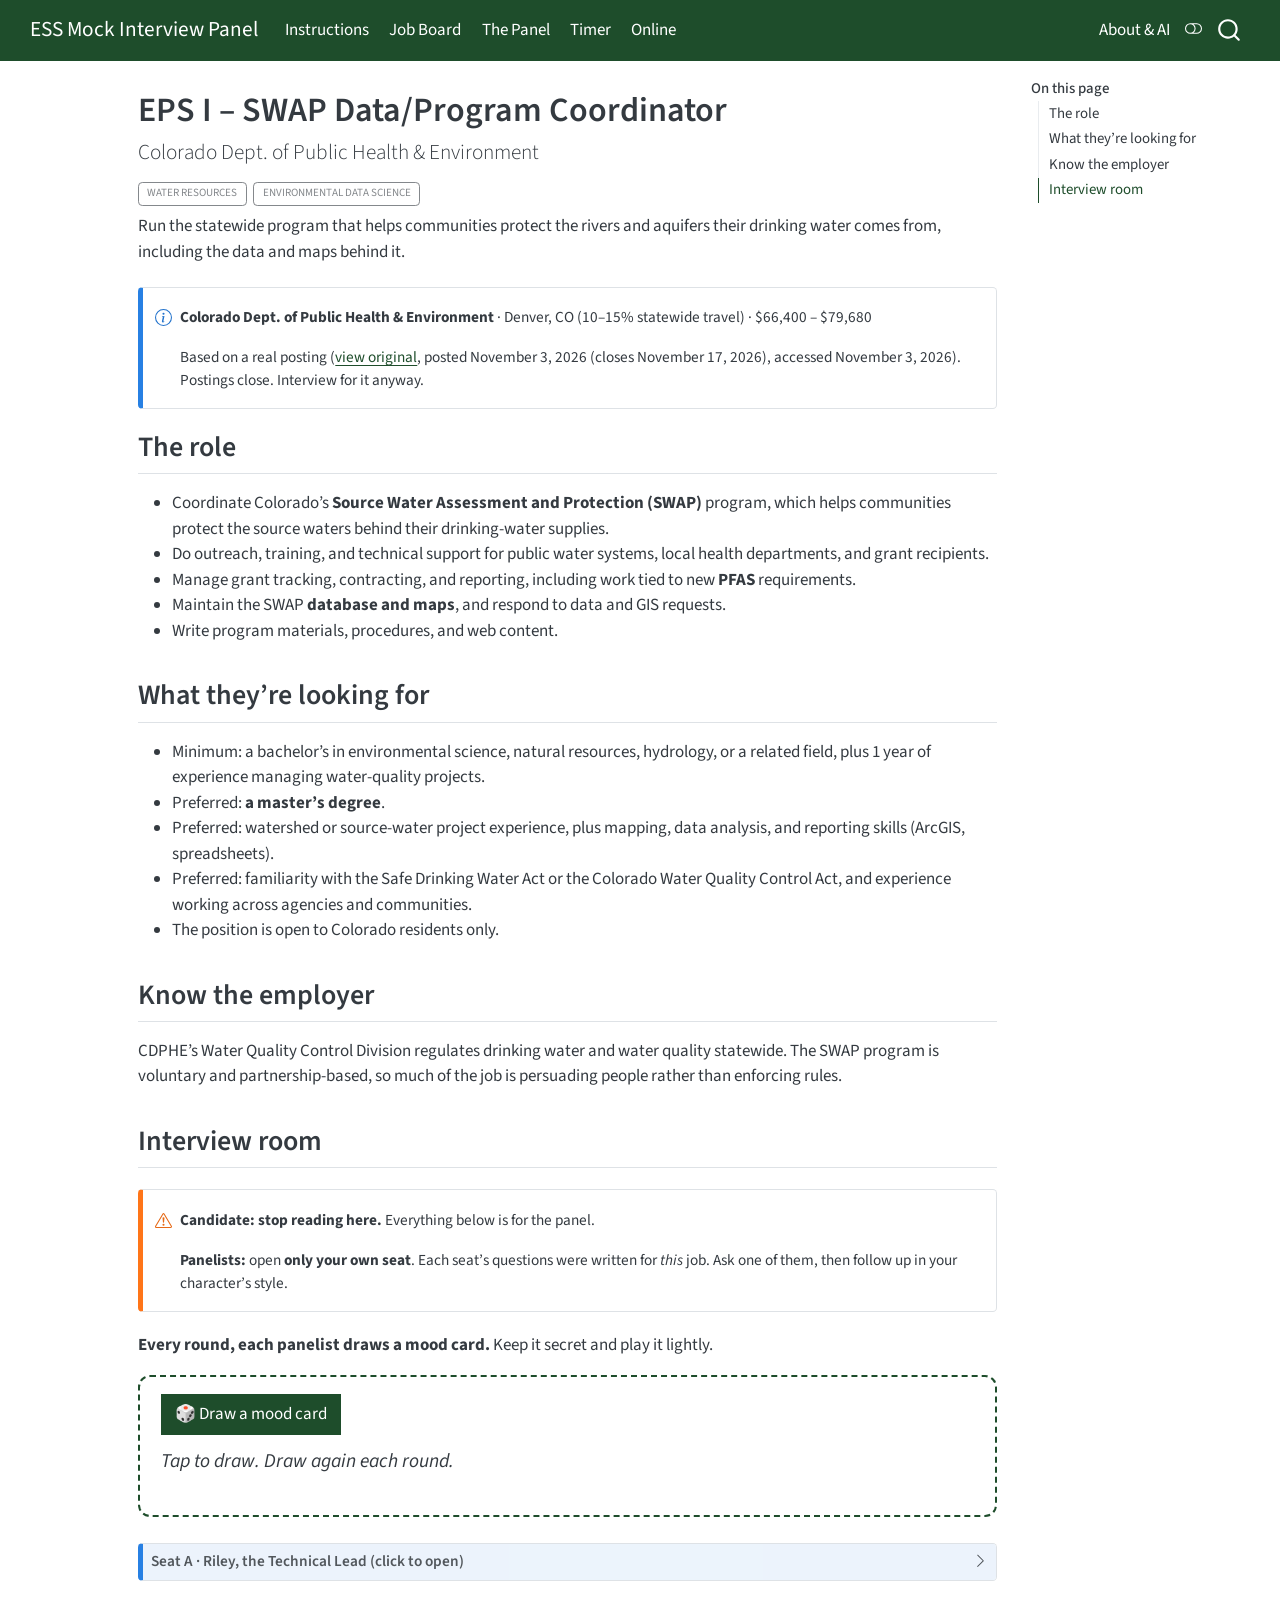
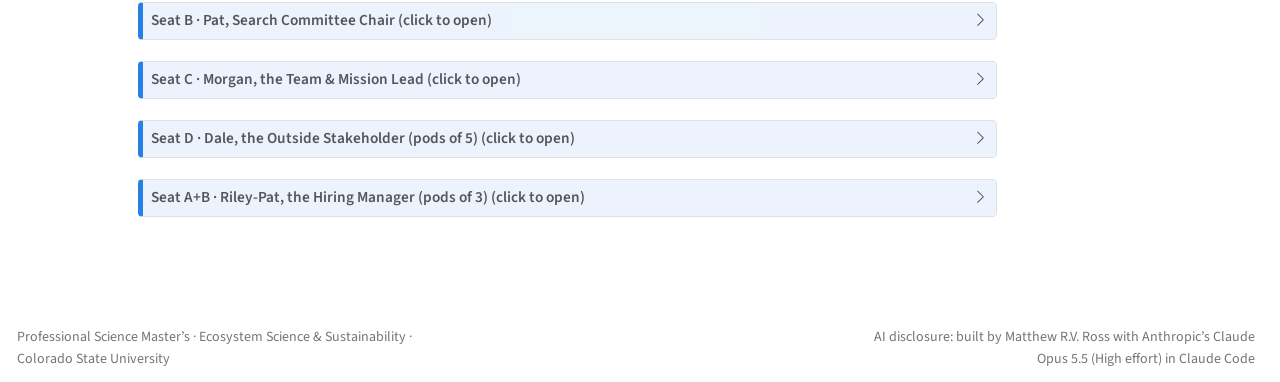
<file: jobs/cdphe-swap-data-program-coordinator.html>
<!DOCTYPE html>
<html xmlns="http://www.w3.org/1999/xhtml" lang="en" xml:lang="en"><head>

<meta charset="utf-8">
<meta name="generator" content="quarto-1.10.18">

<meta name="viewport" content="width=device-width, initial-scale=1.0, user-scalable=yes">

<meta name="description" content="Run the statewide program that helps communities protect the rivers and aquifers their drinking water comes from, including the data and maps behind it.">

<title>EPS I – SWAP Data/Program Coordinator – ESS Mock Interview Panel</title>
<style>
/* Default styles provided by pandoc.
** See https://pandoc.org/MANUAL.html#variables-for-html for config info.
*/
span.smallcaps{font-variant: small-caps;}
div.columns{display: flex; gap: 1.5em;}
div.column{flex: auto;}
@media screen {
div.columns{gap: min(4vw, 1.5em);}
div.column{overflow-x: auto;}
}
div.hanging-indent{margin-left: 1.5em; text-indent: -1.5em;}
ul.task-list{list-style: none;}
ul.task-list li input[type="checkbox"] {
  width: 0.8em;
  margin: 0 0.8em 0.2em -1em; /* quarto-specific, see https://github.com/quarto-dev/quarto-cli/issues/4556 */ 
  vertical-align: middle;
}
</style>


<script src="../site_libs/quarto-nav/quarto-nav.js"></script>
<script src="../site_libs/quarto-nav/headroom.min.js"></script>
<script src="../site_libs/clipboard/clipboard.min.js"></script>
<script src="../site_libs/quarto-search/autocomplete.umd.js"></script>
<script src="../site_libs/quarto-search/fuse.min.js"></script>
<script src="../site_libs/quarto-search/quarto-search.js"></script>
<meta name="quarto:offset" content="../">
<script src="../site_libs/quarto-html/quarto.js" type="module"></script>
<script src="../site_libs/quarto-html/tabsets/tabsets.js" type="module"></script>
<script src="../site_libs/quarto-html/popper.min.js"></script>
<script src="../site_libs/quarto-html/tippy.umd.min.js"></script>
<script src="../site_libs/quarto-html/anchor.min.js"></script>
<link href="../site_libs/quarto-html/tippy.css" rel="stylesheet">
<link href="../site_libs/quarto-html/quarto-syntax-highlighting-64a204ab8560d761af7679ceaba22944.css" rel="stylesheet" class="quarto-color-scheme" id="quarto-text-highlighting-styles">
<link href="../site_libs/quarto-html/quarto-syntax-highlighting-dark-b85bc7c33db8c58e0ec93c3465666fed.css" rel="stylesheet" class="quarto-color-scheme quarto-color-alternate" id="quarto-text-highlighting-styles">
<link href="../site_libs/quarto-html/quarto-syntax-highlighting-64a204ab8560d761af7679ceaba22944.css" rel="stylesheet" class="quarto-color-scheme-extra" id="quarto-text-highlighting-styles">
<script src="../site_libs/bootstrap/bootstrap.min.js"></script>
<link href="../site_libs/bootstrap/bootstrap-icons.css" rel="stylesheet">
<link href="../site_libs/bootstrap/bootstrap-185480ddaecdbc6b2efe8f050d7d3ad7.min.css" rel="stylesheet" append-hash="true" class="quarto-color-scheme" id="quarto-bootstrap" data-mode="light">
<link href="../site_libs/bootstrap/bootstrap-dark-569107f191ac27b854970ef12eceafb2.min.css" rel="stylesheet" append-hash="true" class="quarto-color-scheme quarto-color-alternate" id="quarto-bootstrap" data-mode="dark">
<link href="../site_libs/bootstrap/bootstrap-185480ddaecdbc6b2efe8f050d7d3ad7.min.css" rel="stylesheet" append-hash="true" class="quarto-color-scheme-extra" id="quarto-bootstrap" data-mode="light">
<script id="quarto-search-options" type="application/json">{
  "location": "navbar",
  "copy-button": false,
  "collapse-after": 3,
  "panel-placement": "end",
  "type": "overlay",
  "limit": 50,
  "keyboard-shortcut": [
    "f",
    "/",
    "s"
  ],
  "show-item-context": false,
  "language": {
    "search-no-results-text": "No results",
    "search-matching-documents-text": "matching documents",
    "search-copy-link-title": "Copy link to search",
    "search-hide-matches-text": "Hide additional matches",
    "search-more-match-text": "more match in this document",
    "search-more-matches-text": "more matches in this document",
    "search-clear-button-title": "Clear",
    "search-text-placeholder": "",
    "search-detached-cancel-button-title": "Cancel",
    "search-submit-button-title": "Submit",
    "search-label": "Search"
  }
}</script>
<style>html{ scroll-behavior: smooth; }</style>


<link rel="stylesheet" href="../styles/site.css">
</head>

<body class="nav-fixed quarto-light"><script id="quarto-html-before-body" type="application/javascript">
    const toggleBodyColorMode = (bsSheetEl) => {
      const mode = bsSheetEl.getAttribute("data-mode");
      const bodyEl = window.document.querySelector("body");
      if (mode === "dark") {
        bodyEl.classList.add("quarto-dark");
        bodyEl.classList.remove("quarto-light");
      } else {
        bodyEl.classList.add("quarto-light");
        bodyEl.classList.remove("quarto-dark");
      }
    }
    const toggleBodyColorPrimary = () => {
      const bsSheetEl = window.document.querySelector("link#quarto-bootstrap:not([rel=disabled-stylesheet])");
      if (bsSheetEl) {
        toggleBodyColorMode(bsSheetEl);
      }
    }
    const setColorSchemeToggle = (alternate) => {
      const toggles = window.document.querySelectorAll('.quarto-color-scheme-toggle');
      for (let i=0; i < toggles.length; i++) {
        const toggle = toggles[i];
        if (toggle) {
          if (alternate) {
            toggle.classList.add("alternate");
          } else {
            toggle.classList.remove("alternate");
          }
        }
      }
    };
    const toggleColorMode = (alternate) => {
      // Switch the stylesheets
      const primaryStylesheets = window.document.querySelectorAll('link.quarto-color-scheme:not(.quarto-color-alternate)');
      const alternateStylesheets = window.document.querySelectorAll('link.quarto-color-scheme.quarto-color-alternate');
      manageTransitions('#quarto-margin-sidebar .nav-link', false);
      if (alternate) {
        // note: dark is layered on light, we don't disable primary!
        enableStylesheet(alternateStylesheets);
        for (const sheetNode of alternateStylesheets) {
          if (sheetNode.id === "quarto-bootstrap") {
            toggleBodyColorMode(sheetNode);
          }
        }
      } else {
        disableStylesheet(alternateStylesheets);
        enableStylesheet(primaryStylesheets)
        toggleBodyColorPrimary();
      }
      manageTransitions('#quarto-margin-sidebar .nav-link', true);
      // Switch the toggles
      setColorSchemeToggle(alternate)
      // Hack to workaround the fact that safari doesn't
      // properly recolor the scrollbar when toggling (#1455)
      if (navigator.userAgent.indexOf('Safari') > 0 && navigator.userAgent.indexOf('Chrome') == -1) {
        manageTransitions("body", false);
        window.scrollTo(0, 1);
        setTimeout(() => {
          window.scrollTo(0, 0);
          manageTransitions("body", true);
        }, 40);
      }
    }
    const disableStylesheet = (stylesheets) => {
      for (let i=0; i < stylesheets.length; i++) {
        const stylesheet = stylesheets[i];
        stylesheet.rel = 'disabled-stylesheet';
      }
    }
    const enableStylesheet = (stylesheets) => {
      for (let i=0; i < stylesheets.length; i++) {
        const stylesheet = stylesheets[i];
        if(stylesheet.rel !== 'stylesheet') { // for Chrome, which will still FOUC without this check
          stylesheet.rel = 'stylesheet';
        }
      }
    }
    const manageTransitions = (selector, allowTransitions) => {
      const els = window.document.querySelectorAll(selector);
      for (let i=0; i < els.length; i++) {
        const el = els[i];
        if (allowTransitions) {
          el.classList.remove('notransition');
        } else {
          el.classList.add('notransition');
        }
      }
    }
    const isFileUrl = () => {
      return window.location.protocol === 'file:';
    }
    const hasAlternateSentinel = () => {
      let styleSentinel = getColorSchemeSentinel();
      if (styleSentinel !== null) {
        return styleSentinel === "alternate";
      } else {
        return false;
      }
    }
    const setStyleSentinel = (alternate) => {
      const value = alternate ? "alternate" : "default";
      if (!isFileUrl()) {
        window.localStorage.setItem("quarto-color-scheme", value);
      } else {
        localAlternateSentinel = value;
      }
    }
    const getColorSchemeSentinel = () => {
      if (!isFileUrl()) {
        const storageValue = window.localStorage.getItem("quarto-color-scheme");
        return storageValue != null ? storageValue : localAlternateSentinel;
      } else {
        return localAlternateSentinel;
      }
    }
    const toggleGiscusIfUsed = (isAlternate, darkModeDefault) => {
      const baseTheme = document.querySelector('#giscus-base-theme')?.value ?? 'light';
      const alternateTheme = document.querySelector('#giscus-alt-theme')?.value ?? 'dark';
      let newTheme = '';
      if(authorPrefersDark) {
        newTheme = isAlternate ? baseTheme : alternateTheme;
      } else {
        newTheme = isAlternate ? alternateTheme : baseTheme;
      }
      const changeGiscusTheme = () => {
        // From: https://github.com/giscus/giscus/issues/336
        const sendMessage = (message) => {
          const iframe = document.querySelector('iframe.giscus-frame');
          if (!iframe) return;
          iframe.contentWindow.postMessage({ giscus: message }, 'https://giscus.app');
        }
        sendMessage({
          setConfig: {
            theme: newTheme
          }
        });
      }
      const isGiscussLoaded = window.document.querySelector('iframe.giscus-frame') !== null;
      if (isGiscussLoaded) {
        changeGiscusTheme();
      }
    };
    const authorPrefersDark = false;
    const darkModeDefault = authorPrefersDark;
      document.querySelector('link#quarto-text-highlighting-styles.quarto-color-scheme-extra').rel = 'disabled-stylesheet';
      document.querySelector('link#quarto-bootstrap.quarto-color-scheme-extra').rel = 'disabled-stylesheet';
    let localAlternateSentinel = darkModeDefault ? 'alternate' : 'default';
    // Dark / light mode switch
    window.quartoToggleColorScheme = () => {
      // Read the current dark / light value
      let toAlternate = !hasAlternateSentinel();
      toggleColorMode(toAlternate);
      setStyleSentinel(toAlternate);
      toggleGiscusIfUsed(toAlternate, darkModeDefault);
      window.dispatchEvent(new Event('resize'));
    };
    // Switch to dark mode if need be
    if (hasAlternateSentinel()) {
      toggleColorMode(true);
    } else {
      toggleColorMode(false);
    }
  </script>

<div id="quarto-search-results"></div>
  <header id="quarto-header" class="headroom fixed-top">
    <nav class="navbar navbar-expand-lg " data-bs-theme="dark">
      <div class="navbar-container container-fluid">
      <div class="navbar-brand-container mx-auto">
    <a class="navbar-brand" href="../index.html">
    <span class="navbar-title">ESS Mock Interview Panel</span>
    </a>
  </div>
            <div id="quarto-search" class="" title="Search"></div>
          <button class="navbar-toggler" type="button" data-bs-toggle="collapse" data-bs-target="#navbarCollapse" aria-controls="navbarCollapse" role="menu" aria-expanded="false" aria-label="Toggle navigation" onclick="if (window.quartoToggleHeadroom) { window.quartoToggleHeadroom(); }">
  <span class="navbar-toggler-icon"></span>
</button>
          <div class="collapse navbar-collapse" id="navbarCollapse">
            <ul class="navbar-nav navbar-nav-scroll me-auto">
  <li class="nav-item">
    <a class="nav-link" href="../index.html"> 
<span class="menu-text">Instructions</span></a>
  </li>  
  <li class="nav-item">
    <a class="nav-link" href="../jobs.html"> 
<span class="menu-text">Job Board</span></a>
  </li>  
  <li class="nav-item">
    <a class="nav-link" href="../panel.html"> 
<span class="menu-text">The Panel</span></a>
  </li>  
  <li class="nav-item">
    <a class="nav-link" href="../timer.html"> 
<span class="menu-text">Timer</span></a>
  </li>  
  <li class="nav-item">
    <a class="nav-link" href="../online.html"> 
<span class="menu-text">Online</span></a>
  </li>  
</ul>
            <ul class="navbar-nav navbar-nav-scroll ms-auto">
  <li class="nav-item">
    <a class="nav-link" href="../about.html"> 
<span class="menu-text">About &amp; AI</span></a>
  </li>  
</ul>
          </div> <!-- /navcollapse -->
            <div class="quarto-navbar-tools">
  <a href="" class="quarto-color-scheme-toggle quarto-navigation-tool  px-1" onclick="window.quartoToggleColorScheme(); return false;" title="Toggle dark mode"><i class="bi"></i></a>
</div>
      </div> <!-- /container-fluid -->
    </nav>
</header>
<!-- content -->
<div id="quarto-content" class="quarto-container page-columns page-rows-contents page-layout-article page-navbar">
<!-- sidebar -->
<!-- margin-sidebar -->
    <div id="quarto-margin-sidebar" class="sidebar margin-sidebar">
        <nav id="TOC" role="doc-toc" class="toc-active">
    <h2 id="toc-title">On this page</h2>
   
  <ul class="collapse">
  <li><a href="#the-role" id="toc-the-role" class="nav-link active" data-scroll-target="#the-role">The role</a></li>
  <li><a href="#what-theyre-looking-for" id="toc-what-theyre-looking-for" class="nav-link" data-scroll-target="#what-theyre-looking-for">What they’re looking for</a></li>
  <li><a href="#know-the-employer" id="toc-know-the-employer" class="nav-link" data-scroll-target="#know-the-employer">Know the employer</a></li>
  <li><a href="#interview-room" id="toc-interview-room" class="nav-link" data-scroll-target="#interview-room">Interview room</a></li>
  </ul>
</nav>
    </div>
<!-- main -->
<main class="content" id="quarto-document-content">


<header id="title-block-header" class="quarto-title-block default">
<div class="quarto-title">
<h1 class="title">EPS I – SWAP Data/Program Coordinator</h1>
<p class="subtitle lead">Colorado Dept. of Public Health &amp; Environment</p>
  <div class="quarto-categories">
    <div class="quarto-category">Water Resources</div>
    <div class="quarto-category">Environmental Data Science</div>
  </div>
  </div>

<div>
  <div class="description">
    Run the statewide program that helps communities protect the rivers and aquifers their drinking water comes from, including the data and maps behind it.
  </div>
</div>


<div class="quarto-title-meta">

    
  
    
  </div>
  


</header>


<div class="callout callout-style-simple callout-note">
<div class="callout-body d-flex">
<div class="callout-icon-container">
<i class="callout-icon"></i>
</div>
<div class="callout-body-container">
<p><strong>Colorado Dept. of Public Health &amp; Environment</strong> · Denver, CO (10–15% statewide travel) · $66,400 – $79,680</p>
<p>Based on a real posting (<a href="https://www.governmentjobs.com/careers/colorado/jobs/5534076/eps-i-swap-data-program-coordinator-2280">view original</a>, posted November 3, 2026 (closes November 17, 2026), accessed November 3, 2026). Postings close. Interview for it anyway.</p>
</div>
</div>
</div>
<section id="the-role" class="level2">
<h2 class="anchored" data-anchor-id="the-role">The role</h2>
<ul>
<li>Coordinate Colorado’s <strong>Source Water Assessment and Protection (SWAP)</strong> program, which helps communities protect the source waters behind their drinking-water supplies.</li>
<li>Do outreach, training, and technical support for public water systems, local health departments, and grant recipients.</li>
<li>Manage grant tracking, contracting, and reporting, including work tied to new <strong>PFAS</strong> requirements.</li>
<li>Maintain the SWAP <strong>database and maps</strong>, and respond to data and GIS requests.</li>
<li>Write program materials, procedures, and web content.</li>
</ul>
</section>
<section id="what-theyre-looking-for" class="level2">
<h2 class="anchored" data-anchor-id="what-theyre-looking-for">What they’re looking for</h2>
<ul>
<li>Minimum: a bachelor’s in environmental science, natural resources, hydrology, or a related field, plus 1 year of experience managing water-quality projects.</li>
<li>Preferred: <strong>a master’s degree</strong>.</li>
<li>Preferred: watershed or source-water project experience, plus mapping, data analysis, and reporting skills (ArcGIS, spreadsheets).</li>
<li>Preferred: familiarity with the Safe Drinking Water Act or the Colorado Water Quality Control Act, and experience working across agencies and communities.</li>
<li>The position is open to Colorado residents only.</li>
</ul>
</section>
<section id="know-the-employer" class="level2">
<h2 class="anchored" data-anchor-id="know-the-employer">Know the employer</h2>
<p>CDPHE’s Water Quality Control Division regulates drinking water and water quality statewide. The SWAP program is voluntary and partnership-based, so much of the job is persuading people rather than enforcing rules.</p>
</section>
<section id="interview-room" class="level2">
<h2 class="anchored" data-anchor-id="interview-room">Interview room</h2>
<div class="callout callout-style-simple callout-warning">
<div class="callout-body d-flex">
<div class="callout-icon-container">
<i class="callout-icon"></i>
</div>
<div class="callout-body-container">
<p><strong>Candidate: stop reading here.</strong> Everything below is for the panel.</p>
<p><strong>Panelists:</strong> open <strong>only your own seat</strong>. Each seat’s questions were written for <em>this</em> job. Ask one of them, then follow up in your character’s style.</p>
</div>
</div>
</div>
<p><strong>Every round, each panelist draws a mood card.</strong> Keep it secret and play it lightly.</p>
<style>
  #mood-box { border:2px dashed var(--bs-primary, #1E4D2B); border-radius:12px; padding:1rem 1.25rem; margin:1rem 0 1.5rem; }
  #mood-text { font-size:1.15rem; margin-top:.75rem; min-height:3rem; }
  #mood-text b { color: var(--bs-primary, #1E4D2B); }
</style>
<div id="mood-box">
  <button id="mood-btn" class="btn btn-primary">🎲 Draw a mood card</button>
  <button id="mood-hide" class="btn btn-outline-secondary btn-sm ms-2" hidden="">Hide</button>
  <div id="mood-text" aria-live="polite"><i>Tap to draw. Draw again each round.</i></div>
</div>
<script>
(function () {
  // ---- Add, edit, or remove mood cards here ----
  const MOODS = [
    ["Short on sleep", "A neighbor's car alarm went off twice overnight and you didn't sleep much. You're polite, just a little shorter with follow-ups than usual."],
    ["Budget meeting next", "You have a budget meeting right after this. At least once, ask what something would cost or how long it would take."],
    ["Long day of interviews", "This is your sixth interview today. You're attentive, but at one point you lose your place and ask them to remind you of something they already said."],
    ["Skimmed the résumé", "You only skimmed their résumé on the way in. Ask about one thing on it in a slightly wrong way and let them correct you."],
    ["Good news this morning", "A grant you've been waiting on came through this morning. You're warm and encouraging, which can make candidates relax a little too much."],
    ["Extra coffee", "You're on your third coffee. You talk a bit fast and ask one two-part question."],
    ["Just back from the field", "You got back from a week of fieldwork last night. You perk up at field stories and ask at least one follow-up about how things work on the ground."],
    ["Fresh from a conference", "You just got back from a conference with a lot of talk about AI. Ask how they'd use AI tools in this role."],
    ["Phone on the table", "You're waiting on a call from your kid's school. Glance at your phone once and ask them to repeat the last part of an answer."],
    ["New to the panel", "You joined the organization a month ago and this is your first hiring panel. You read your question straight from your notes."],
    ["Traffic on I-25", "You sat in traffic on I-25 for 40 minutes this morning. You're keen on efficiency and ask what the quickest workable approach would be."],
    ["The inherited script", "Your program runs on an R script written by someone who left years ago. You're hoping this person could take it over, so steer one question toward coding."],
    ["Didn't get to prep", "Meetings ran over and you didn't get to prepare. Open with \"So, tell me about yourself,\" and build your question off their answer."],
    ["Director is listening", "Your director is joining the panel today (imaginary, but you can feel them there). You're a bit more formal than usual."],
    ["Shared background", "You notice you share something with the candidate, like a hometown, a school, or a favorite trail. Mention it briefly."],
    ["Playing devil's advocate", "Push back once on a position the candidate takes, politely, to see how they respond to disagreement."]
  ];
  // ----------------------------------------------
  let last = -1;
  const txt = document.getElementById("mood-text"), hide = document.getElementById("mood-hide");
  document.getElementById("mood-btn").addEventListener("click", () => {
    let i; do { i = Math.floor(Math.random() * MOODS.length); } while (i === last && MOODS.length > 1);
    last = i;
    txt.innerHTML = "<b>" + MOODS[i][0] + ".</b> " + MOODS[i][1];
    hide.hidden = false;
  });
  hide.addEventListener("click", () => { txt.innerHTML = "<i>Hidden. Draw again next round.</i>"; hide.hidden = true; });
})();
</script>
<div class="callout callout-style-default callout-note no-icon callout-titled">
<div class="callout-header d-flex align-content-center collapsed" data-bs-toggle="collapse" data-bs-target=".callout-1-contents" aria-controls="callout-1" aria-expanded="false" aria-label="Toggle callout">
<div class="callout-icon-container">
<i class="callout-icon no-icon"></i>
</div>
<div class="callout-title-container flex-fill">
<span class="screen-reader-only">Note</span>Seat A · Riley, the Technical Lead (click to open)
</div>
<div class="callout-btn-toggle d-inline-block border-0 py-1 ps-1 pe-0 float-end"><i class="callout-toggle"></i></div>
</div>
<div id="callout-1" class="callout-1-contents callout-collapse collapse">
<div class="callout-body-container callout-body">
<p><strong>Here, you are:</strong> The unit’s GIS and data lead. You inherited the SWAP database and its decades of inconsistent records.</p>
<p><strong>Ask one of these:</strong></p>
<ol type="1">
<li>“A legislator’s office wants a map of every source water protection area by Friday. Our database has records entered by many different people over decades. What do you check before you send it?”</li>
<li>“How would you prioritize which source water areas are most at risk from PFAS? What data would you combine?”</li>
</ol>
<p><strong>Then follow up:</strong> when they use a buzzword (<em>modeled</em>, <em>analyzed</em>, <em>managed</em>, <em>data-driven</em>), ask <em>“What specifically did you do?”</em> or <em>“How would you know if that was wrong?”</em></p>
<details>
<summary>
More about Riley
</summary>
<p><strong>Story.</strong> A data feed your team depends on broke again last week, and you’ve been patching it ever since. You’ve been burned by hires who listed “R” and “GIS” on their résumé and then couldn’t clean a messy spreadsheet.</p>
<p><strong>Quirks.</strong> Friendly but literal. You ask for numbers (“How many sites? How many years?”) and take notes.</p>
<p><strong>Listen for:</strong> specific tools and steps, real QA/QC habits, and honesty about gaps.</p>
</details>
</div>
</div>
</div>
<div class="callout callout-style-default callout-note no-icon callout-titled">
<div class="callout-header d-flex align-content-center collapsed" data-bs-toggle="collapse" data-bs-target=".callout-2-contents" aria-controls="callout-2" aria-expanded="false" aria-label="Toggle callout">
<div class="callout-icon-container">
<i class="callout-icon no-icon"></i>
</div>
<div class="callout-title-container flex-fill">
<span class="screen-reader-only">Note</span>Seat B · Pat, Search Committee Chair (click to open)
</div>
<div class="callout-btn-toggle d-inline-block border-0 py-1 ps-1 pe-0 float-end"><i class="callout-toggle"></i></div>
</div>
<div id="callout-2" class="callout-2-contents callout-collapse collapse">
<div class="callout-body-container callout-body">
<p><strong>Here, you are:</strong> Unit Manager. You own the grant budget and the federal reporting deadlines.</p>
<p><strong>Ask one of these:</strong></p>
<ol type="1">
<li>“We have grant money for about 15 communities and 40 are interested. How do you decide who gets it, and how do you tell the rest?”</li>
<li>“Federal reporting, two grant deadlines, and a statewide training workshop all land in the same month. How do you plan it?”</li>
</ol>
<p><strong>Then follow up:</strong> politely interrupt idealistic answers with <em>“That sounds great in a seminar. What’s the version we can deliver by Friday?”</em> If an answer runs past about 90 seconds: <em>“Give me the headline.”</em></p>
<details>
<summary>
More about Pat
</summary>
<p><strong>Story.</strong> You chair this search committee. Your puppy chewed up a corner of the carpet overnight, so the morning started early, and you have a budget meeting right after this. You love good science <em>that ships on time</em>.</p>
<p><strong>Quirks.</strong> You keep an eye on the clock.</p>
<p><strong>Listen for:</strong> prioritization, concrete deliverables, and concise answers.</p>
</details>
</div>
</div>
</div>
<div class="callout callout-style-default callout-note no-icon callout-titled">
<div class="callout-header d-flex align-content-center collapsed" data-bs-toggle="collapse" data-bs-target=".callout-3-contents" aria-controls="callout-3" aria-expanded="false" aria-label="Toggle callout">
<div class="callout-icon-container">
<i class="callout-icon no-icon"></i>
</div>
<div class="callout-title-container flex-fill">
<span class="screen-reader-only">Note</span>Seat C · Morgan, the Team &amp; Mission Lead (click to open)
</div>
<div class="callout-btn-toggle d-inline-block border-0 py-1 ps-1 pe-0 float-end"><i class="callout-toggle"></i></div>
</div>
<div id="callout-3" class="callout-3-contents callout-collapse collapse">
<div class="callout-body-container callout-body">
<p><strong>Here, you are:</strong> Outreach lead who works with local health departments and small water systems.</p>
<p><strong>Ask one of these:</strong></p>
<ol type="1">
<li>“A small mountain town with one part-time water operator wants to join SWAP but says they don’t have time for a ‘plan.’ How do you get them started?”</li>
<li>“Explain what ‘source water protection’ means to me like I’m a town council member who’s never heard the term.”</li>
</ol>
<p><strong>Then follow up:</strong> <em>“What would the other person say happened?”</em> or <em>“What did that teach you about how you work?”</em> After each answer, pause for a few seconds before speaking.</p>
<details>
<summary>
More about Morgan
</summary>
<p><strong>Story.</strong> Last week you ran a field day for a group of ninth-graders, and it reminded you how hard it is to explain this work simply. You’ve seen strong scientists struggle because they couldn’t explain their work to a non-scientist or get along with the person at the next desk.</p>
<p><strong>Quirks.</strong> Warm, and comfortable with silence.</p>
<p><strong>Listen for:</strong> a real story (STAR), empathy, self-awareness, and plain language.</p>
</details>
</div>
</div>
</div>
<div class="callout callout-style-default callout-note no-icon callout-titled">
<div class="callout-header d-flex align-content-center collapsed" data-bs-toggle="collapse" data-bs-target=".callout-4-contents" aria-controls="callout-4" aria-expanded="false" aria-label="Toggle callout">
<div class="callout-icon-container">
<i class="callout-icon no-icon"></i>
</div>
<div class="callout-title-container flex-fill">
<span class="screen-reader-only">Note</span>Seat D · Dale, the Outside Stakeholder (pods of 5) (click to open)
</div>
<div class="callout-btn-toggle d-inline-block border-0 py-1 ps-1 pe-0 float-end"><i class="callout-toggle"></i></div>
</div>
<div id="callout-4" class="callout-4-contents callout-collapse collapse">
<div class="callout-body-container callout-body">
<p><strong>Here, you are:</strong> The only operator of a small-town water system, who also plows the roads in winter.</p>
<p><strong>Ask one of these:</strong></p>
<ol type="1">
<li>“I’m the only operator here. What exactly do you need from me, and how long will it take?”</li>
<li>“The state keeps adding rules. Is this program going to turn into another regulation we have to pay for?”</li>
</ol>
<p><strong>Then follow up:</strong> say <em>“Huh?”</em> every time they use an acronym or jargon without explaining it.</p>
<details>
<summary>
More about Dale
</summary>
<p><strong>Story.</strong> You’re not on staff. You drove a couple of hours to sit in on this panel because this hire will be working with <em>you</em>.</p>
<p><strong>Quirks.</strong> Plainspoken and skeptical, but not hostile. If they actually listen, you warm up.</p>
<p><strong>Listen for:</strong> plain language, respect, and whether they ask <em>you</em> questions.</p>
</details>
</div>
</div>
</div>
<div class="callout callout-style-default callout-note no-icon callout-titled">
<div class="callout-header d-flex align-content-center collapsed" data-bs-toggle="collapse" data-bs-target=".callout-5-contents" aria-controls="callout-5" aria-expanded="false" aria-label="Toggle callout">
<div class="callout-icon-container">
<i class="callout-icon no-icon"></i>
</div>
<div class="callout-title-container flex-fill">
<span class="screen-reader-only">Note</span>Seat A+B · Riley-Pat, the Hiring Manager (pods of 3) (click to open)
</div>
<div class="callout-btn-toggle d-inline-block border-0 py-1 ps-1 pe-0 float-end"><i class="callout-toggle"></i></div>
</div>
<div id="callout-5" class="callout-5-contents callout-collapse collapse">
<div class="callout-body-container callout-body">
<p><strong>Pods of 3 only.</strong> You’re both Riley and Pat. Ask <strong>one Seat A question and one Seat B question</strong> from this job, and use both follow-ups: <em>“What specifically did you do?”</em> and <em>“What’s the version we can deliver by Friday?”</em></p>
</div>
</div>
</div>


</section>

</main> <!-- /main -->
<script id="quarto-html-after-body" type="application/javascript">
  window.document.addEventListener("DOMContentLoaded", function (event) {
    // Ensure there is a toggle, if there isn't float one in the top right
    if (window.document.querySelector('.quarto-color-scheme-toggle') === null) {
      const a = window.document.createElement('a');
      a.classList.add('top-right');
      a.classList.add('quarto-color-scheme-toggle');
      a.href = "";
      a.onclick = function() { try { window.quartoToggleColorScheme(); } catch {} return false; };
      const i = window.document.createElement("i");
      i.classList.add('bi');
      a.appendChild(i);
      window.document.body.appendChild(a);
    }
    setColorSchemeToggle(hasAlternateSentinel())
    const icon = "";
    const anchorJS = new window.AnchorJS();
    anchorJS.options = {
      placement: 'right',
      icon: icon
    };
    anchorJS.add('.anchored');
    const isCodeAnnotation = (el) => {
      for (const clz of el.classList) {
        if (clz.startsWith('code-annotation-')) {                     
          return true;
        }
      }
      return false;
    }
    const onCopySuccess = function(e) {
      // button target
      const button = e.trigger;
      // don't keep focus
      button.blur();
      // flash "checked"
      button.classList.add('code-copy-button-checked');
      var currentTitle = button.getAttribute("title");
      button.setAttribute("title", "Copied!");
      let tooltip;
      if (window.bootstrap) {
        button.setAttribute("data-bs-toggle", "tooltip");
        button.setAttribute("data-bs-placement", "left");
        button.setAttribute("data-bs-title", "Copied!");
        tooltip = new bootstrap.Tooltip(button, 
          { trigger: "manual", 
            customClass: "code-copy-button-tooltip",
            offset: [0, -8]});
        tooltip.show();    
      }
      setTimeout(function() {
        if (tooltip) {
          tooltip.hide();
          button.removeAttribute("data-bs-title");
          button.removeAttribute("data-bs-toggle");
          button.removeAttribute("data-bs-placement");
        }
        button.setAttribute("title", currentTitle);
        button.classList.remove('code-copy-button-checked');
      }, 1000);
      // clear code selection
      e.clearSelection();
    }
    const getTextToCopy = function(trigger) {
      const outerScaffold = trigger.parentElement.cloneNode(true);
      const codeEl = outerScaffold.querySelector('code');
      for (const childEl of codeEl.children) {
        if (isCodeAnnotation(childEl)) {
          childEl.remove();
        }
      }
      return codeEl.innerText;
    }
    const clipboard = new window.ClipboardJS('.code-copy-button:not([data-in-quarto-modal])', {
      text: getTextToCopy
    });
    clipboard.on('success', onCopySuccess);
    if (window.document.getElementById('quarto-embedded-source-code-modal')) {
      const clipboardModal = new window.ClipboardJS('.code-copy-button[data-in-quarto-modal]', {
        text: getTextToCopy,
        container: window.document.getElementById('quarto-embedded-source-code-modal')
      });
      clipboardModal.on('success', onCopySuccess);
    }
      var localhostRegex = new RegExp(/^(?:http|https):\/\/localhost\:?[0-9]*\//);
      var mailtoRegex = new RegExp(/^mailto:/);
        var filterRegex = new RegExp("https:\/\/matthewross07\.github\.io\/mock_interview\/");
      var isInternal = (href) => {
          return filterRegex.test(href) || localhostRegex.test(href) || mailtoRegex.test(href);
      }
      // Inspect non-navigation links and adorn them if external
     var links = window.document.querySelectorAll('a[href]:not(.nav-link):not(.navbar-brand):not(.toc-action):not(.sidebar-link):not(.sidebar-item-toggle):not(.pagination-link):not(.no-external):not([aria-hidden]):not(.dropdown-item):not(.quarto-navigation-tool):not(.about-link)');
      for (var i=0; i<links.length; i++) {
        const link = links[i];
        if (!isInternal(link.href)) {
          // undo the damage that might have been done by quarto-nav.js in the case of
          // links that we want to consider external
          if (link.dataset.originalHref !== undefined) {
            link.href = link.dataset.originalHref;
          }
        }
      }
    function tippyHover(el, contentFn, onTriggerFn, onUntriggerFn) {
      const config = {
        allowHTML: true,
        maxWidth: 500,
        delay: 100,
        arrow: false,
        appendTo: function(el) {
            return el.parentElement;
        },
        interactive: true,
        interactiveBorder: 10,
        theme: 'quarto',
        placement: 'bottom-start',
      };
      if (contentFn) {
        config.content = contentFn;
      }
      if (onTriggerFn) {
        config.onTrigger = onTriggerFn;
      }
      if (onUntriggerFn) {
        config.onUntrigger = onUntriggerFn;
      }
      window.tippy(el, config); 
    }
    const noterefs = window.document.querySelectorAll('a[role="doc-noteref"]');
    for (var i=0; i<noterefs.length; i++) {
      const ref = noterefs[i];
      tippyHover(ref, function() {
        // use id or data attribute instead here
        let href = ref.getAttribute('data-footnote-href') || ref.getAttribute('href');
        try { href = new URL(href).hash; } catch {}
        const id = href.replace(/^#\/?/, "");
        const note = window.document.getElementById(id);
        if (note) {
          return note.innerHTML;
        } else {
          return "";
        }
      });
    }
    const xrefs = window.document.querySelectorAll('a.quarto-xref');
    const processXRef = (id, note) => {
      // Strip column container classes
      const stripColumnClz = (el) => {
        el.classList.remove("page-full", "page-columns");
        if (el.children) {
          for (const child of el.children) {
            stripColumnClz(child);
          }
        }
      }
      stripColumnClz(note)
      if (id === null || id.startsWith('sec-')) {
        // Special case sections, only their first couple elements
        const container = document.createElement("div");
        if (note.children && note.children.length > 2) {
          container.appendChild(note.children[0].cloneNode(true));
          for (let i = 1; i < note.children.length; i++) {
            const child = note.children[i];
            if (child.tagName === "P" && child.innerText === "") {
              continue;
            } else {
              container.appendChild(child.cloneNode(true));
              break;
            }
          }
          if (window.Quarto?.typesetMath) {
            window.Quarto.typesetMath(container);
          }
          return container.innerHTML
        } else {
          if (window.Quarto?.typesetMath) {
            window.Quarto.typesetMath(note);
          }
          return note.innerHTML;
        }
      } else {
        // Remove any anchor links if they are present
        const anchorLink = note.querySelector('a.anchorjs-link');
        if (anchorLink) {
          anchorLink.remove();
        }
        if (window.Quarto?.typesetMath) {
          window.Quarto.typesetMath(note);
        }
        if (note.classList.contains("callout")) {
          return note.outerHTML;
        } else {
          return note.innerHTML;
        }
      }
    }
    for (var i=0; i<xrefs.length; i++) {
      const xref = xrefs[i];
      tippyHover(xref, undefined, function(instance) {
        instance.disable();
        let url = xref.getAttribute('href');
        let hash = undefined; 
        if (url.startsWith('#')) {
          hash = url;
        } else {
          try { hash = new URL(url).hash; } catch {}
        }
        if (hash) {
          const id = hash.replace(/^#\/?/, "");
          const note = window.document.getElementById(id);
          if (note !== null) {
            try {
              const html = processXRef(id, note.cloneNode(true));
              instance.setContent(html);
            } finally {
              instance.enable();
              instance.show();
            }
          } else {
            // See if we can fetch this
            fetch(url.split('#')[0])
            .then(res => res.text())
            .then(html => {
              const parser = new DOMParser();
              const htmlDoc = parser.parseFromString(html, "text/html");
              const note = htmlDoc.getElementById(id);
              if (note !== null) {
                const html = processXRef(id, note);
                instance.setContent(html);
              } 
            }).finally(() => {
              instance.enable();
              instance.show();
            });
          }
        } else {
          // See if we can fetch a full url (with no hash to target)
          // This is a special case and we should probably do some content thinning / targeting
          fetch(url)
          .then(res => res.text())
          .then(html => {
            const parser = new DOMParser();
            const htmlDoc = parser.parseFromString(html, "text/html");
            const note = htmlDoc.querySelector('main.content');
            if (note !== null) {
              // This should only happen for chapter cross references
              // (since there is no id in the URL)
              // remove the first header
              if (note.children.length > 0 && note.children[0].tagName === "HEADER") {
                note.children[0].remove();
              }
              const html = processXRef(null, note);
              instance.setContent(html);
            } 
          }).finally(() => {
            instance.enable();
            instance.show();
          });
        }
      }, function(instance) {
      });
    }
        let selectedAnnoteEl;
        const selectorForAnnotation = ( cell, annotation) => {
          let cellAttr = 'data-code-cell="' + cell + '"';
          let lineAttr = 'data-code-annotation="' +  annotation + '"';
          const selector = 'span[' + cellAttr + '][' + lineAttr + ']';
          return selector;
        }
        const selectCodeLines = (annoteEl) => {
          const doc = window.document;
          const targetCell = annoteEl.getAttribute("data-target-cell");
          const targetAnnotation = annoteEl.getAttribute("data-target-annotation");
          const annoteSpan = window.document.querySelector(selectorForAnnotation(targetCell, targetAnnotation));
          const lines = annoteSpan.getAttribute("data-code-lines").split(",");
          const lineIds = lines.map((line) => {
            return targetCell + "-" + line;
          })
          let top = null;
          let height = null;
          let parent = null;
          if (lineIds.length > 0) {
              //compute the position of the single el (top and bottom and make a div)
              const el = window.document.getElementById(lineIds[0]);
              top = el.offsetTop;
              height = el.offsetHeight;
              parent = el.parentElement.parentElement;
            if (lineIds.length > 1) {
              const lastEl = window.document.getElementById(lineIds[lineIds.length - 1]);
              const bottom = lastEl.offsetTop + lastEl.offsetHeight;
              height = bottom - top;
            }
            if (top !== null && height !== null && parent !== null) {
              // cook up a div (if necessary) and position it 
              let div = window.document.getElementById("code-annotation-line-highlight");
              if (div === null) {
                div = window.document.createElement("div");
                div.setAttribute("id", "code-annotation-line-highlight");
                div.style.position = 'absolute';
                parent.appendChild(div);
              }
              div.style.top = top - 2 + "px";
              div.style.height = height + 4 + "px";
              div.style.left = 0;
              let gutterDiv = window.document.getElementById("code-annotation-line-highlight-gutter");
              if (gutterDiv === null) {
                gutterDiv = window.document.createElement("div");
                gutterDiv.setAttribute("id", "code-annotation-line-highlight-gutter");
                gutterDiv.style.position = 'absolute';
                const codeCell = window.document.getElementById(targetCell);
                const gutter = codeCell.querySelector('.code-annotation-gutter');
                gutter.appendChild(gutterDiv);
              }
              gutterDiv.style.top = top - 2 + "px";
              gutterDiv.style.height = height + 4 + "px";
            }
            selectedAnnoteEl = annoteEl;
          }
        };
        const unselectCodeLines = () => {
          const elementsIds = ["code-annotation-line-highlight", "code-annotation-line-highlight-gutter"];
          elementsIds.forEach((elId) => {
            const div = window.document.getElementById(elId);
            if (div) {
              div.remove();
            }
          });
          selectedAnnoteEl = undefined;
        };
          // Handle positioning of the toggle
      window.addEventListener(
        "resize",
        throttle(() => {
          elRect = undefined;
          if (selectedAnnoteEl) {
            selectCodeLines(selectedAnnoteEl);
          }
        }, 10)
      );
      function throttle(fn, ms) {
      let throttle = false;
      let timer;
        return (...args) => {
          if(!throttle) { // first call gets through
              fn.apply(this, args);
              throttle = true;
          } else { // all the others get throttled
              if(timer) clearTimeout(timer); // cancel #2
              timer = setTimeout(() => {
                fn.apply(this, args);
                timer = throttle = false;
              }, ms);
          }
        };
      }
        // Attach click handler to the DT
        const annoteDls = window.document.querySelectorAll('dt[data-target-cell]');
        for (const annoteDlNode of annoteDls) {
          annoteDlNode.addEventListener('click', (event) => {
            const clickedEl = event.target;
            if (clickedEl !== selectedAnnoteEl) {
              unselectCodeLines();
              const activeEl = window.document.querySelector('dt[data-target-cell].code-annotation-active');
              if (activeEl) {
                activeEl.classList.remove('code-annotation-active');
              }
              selectCodeLines(clickedEl);
              clickedEl.classList.add('code-annotation-active');
            } else {
              // Unselect the line
              unselectCodeLines();
              clickedEl.classList.remove('code-annotation-active');
            }
          });
        }
    const findCites = (el) => {
      const parentEl = el.parentElement;
      if (parentEl) {
        const cites = parentEl.dataset.cites;
        if (cites) {
          return {
            el,
            cites: cites.split(' ')
          };
        } else {
          return findCites(el.parentElement)
        }
      } else {
        return undefined;
      }
    };
    var bibliorefs = window.document.querySelectorAll('a[role="doc-biblioref"]');
    for (var i=0; i<bibliorefs.length; i++) {
      const ref = bibliorefs[i];
      const citeInfo = findCites(ref);
      if (citeInfo) {
        tippyHover(citeInfo.el, function() {
          var popup = window.document.createElement('div');
          citeInfo.cites.forEach(function(cite) {
            var citeDiv = window.document.createElement('div');
            citeDiv.classList.add('hanging-indent');
            citeDiv.classList.add('csl-entry');
            var biblioDiv = window.document.getElementById('ref-' + cite);
            if (biblioDiv) {
              citeDiv.innerHTML = biblioDiv.innerHTML;
            }
            popup.appendChild(citeDiv);
          });
          return popup.innerHTML;
        });
      }
    }
  });
  </script>
</div> <!-- /content -->
<footer class="footer">
  <div class="nav-footer">
    <div class="nav-footer-left">
<p>Professional Science Master’s · Ecosystem Science &amp; Sustainability · Colorado State University</p>
</div>   
    <div class="nav-footer-center">
      &nbsp;
    </div>
    <div class="nav-footer-right">
      <ul class="footer-items list-unstyled">
    <li class="nav-item">
    <a class="nav-link" href="../about.html">
<p>AI disclosure: built by Matthew R.V. Ross with Anthropic’s Claude Opus 5.5 (High effort) in Claude Code</p>
</a>
  </li>  
</ul>
    </div>
  </div>
</footer>




<script src="../site_libs/quarto-html/zenscroll-min.js"></script>
</body></html>
</file>
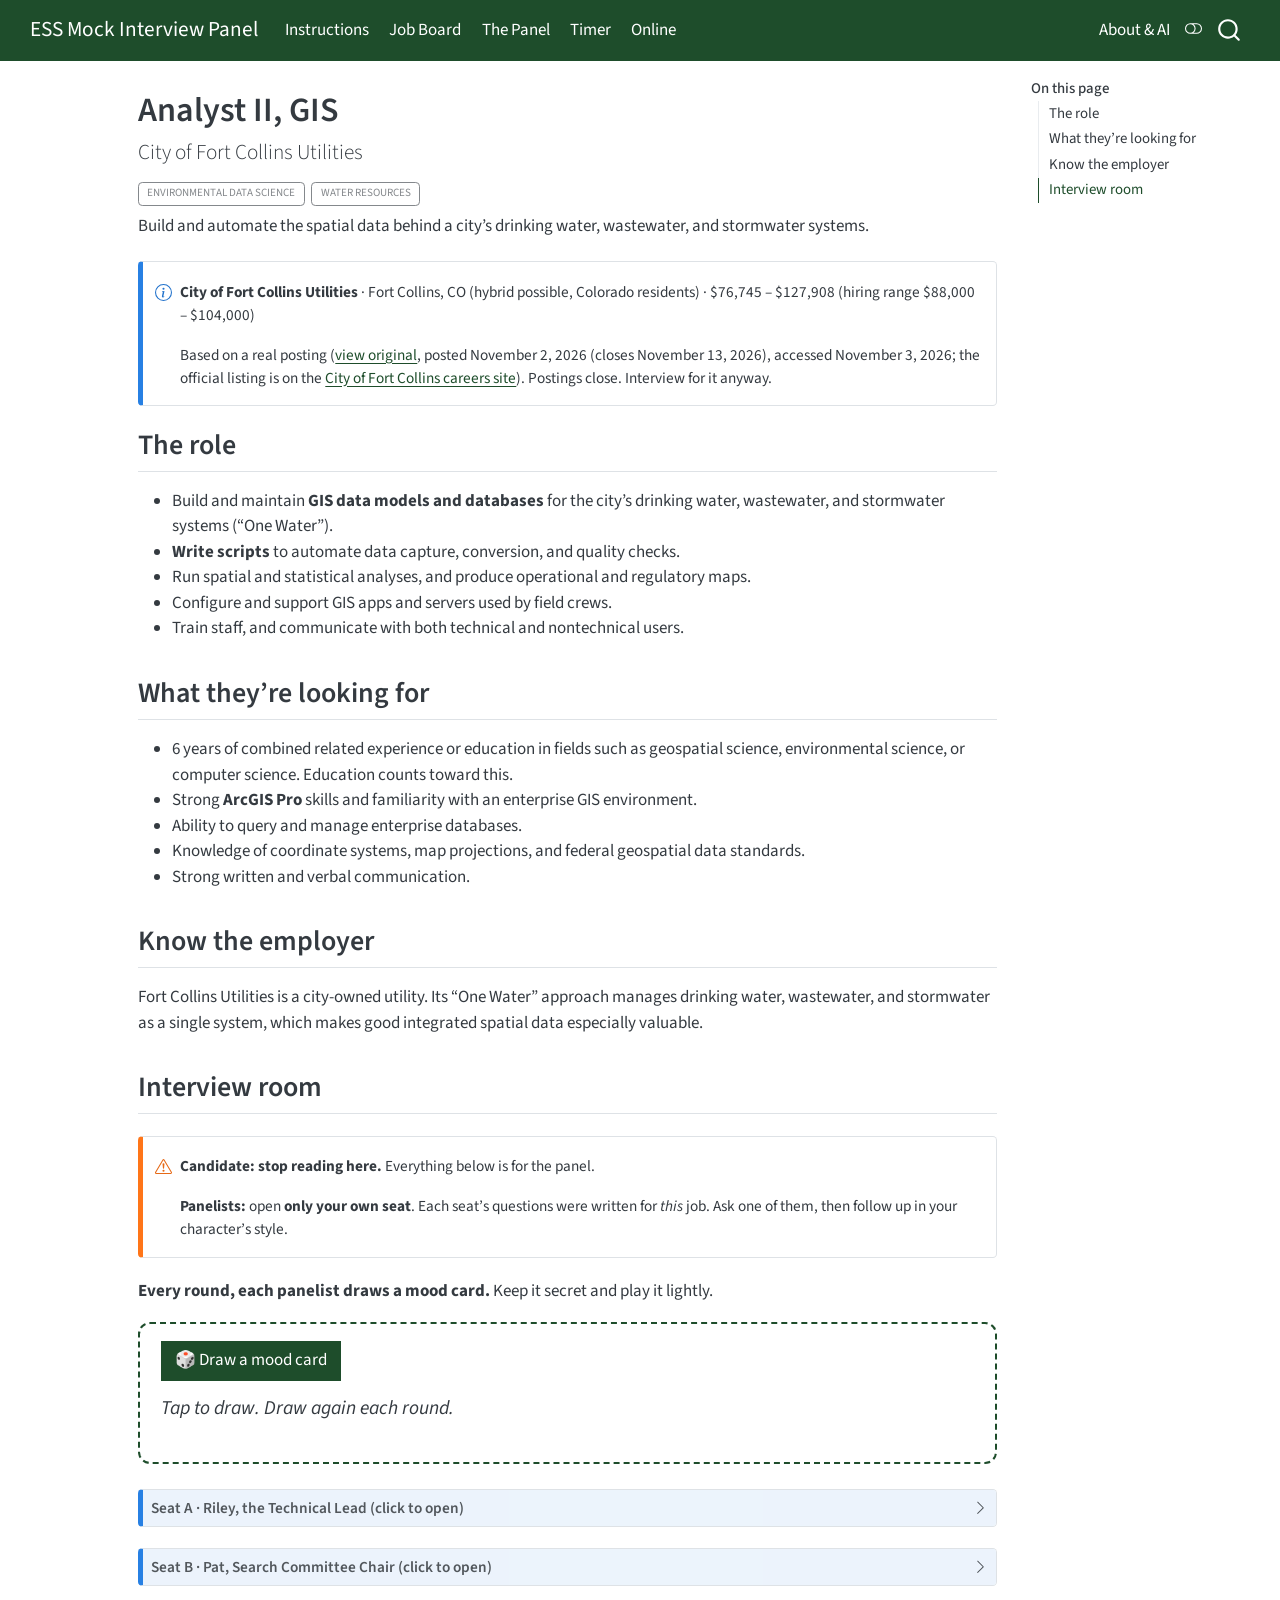
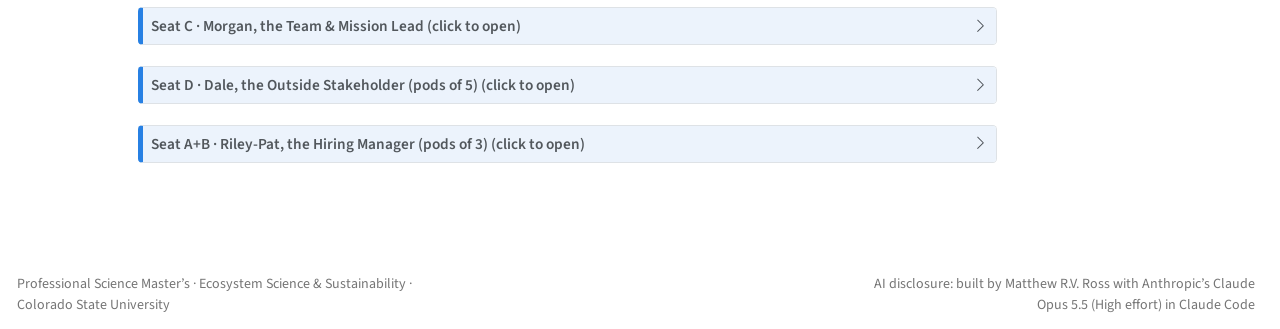
<file: jobs/fort-collins-utilities-gis-analyst.html>
<!DOCTYPE html>
<html xmlns="http://www.w3.org/1999/xhtml" lang="en" xml:lang="en"><head>

<meta charset="utf-8">
<meta name="generator" content="quarto-1.10.18">

<meta name="viewport" content="width=device-width, initial-scale=1.0, user-scalable=yes">

<meta name="description" content="Build and automate the spatial data behind a city’s drinking water, wastewater, and stormwater systems.">

<title>Analyst II, GIS – ESS Mock Interview Panel</title>
<style>
/* Default styles provided by pandoc.
** See https://pandoc.org/MANUAL.html#variables-for-html for config info.
*/
span.smallcaps{font-variant: small-caps;}
div.columns{display: flex; gap: 1.5em;}
div.column{flex: auto;}
@media screen {
div.columns{gap: min(4vw, 1.5em);}
div.column{overflow-x: auto;}
}
div.hanging-indent{margin-left: 1.5em; text-indent: -1.5em;}
ul.task-list{list-style: none;}
ul.task-list li input[type="checkbox"] {
  width: 0.8em;
  margin: 0 0.8em 0.2em -1em; /* quarto-specific, see https://github.com/quarto-dev/quarto-cli/issues/4556 */ 
  vertical-align: middle;
}
</style>


<script src="../site_libs/quarto-nav/quarto-nav.js"></script>
<script src="../site_libs/quarto-nav/headroom.min.js"></script>
<script src="../site_libs/clipboard/clipboard.min.js"></script>
<script src="../site_libs/quarto-search/autocomplete.umd.js"></script>
<script src="../site_libs/quarto-search/fuse.min.js"></script>
<script src="../site_libs/quarto-search/quarto-search.js"></script>
<meta name="quarto:offset" content="../">
<script src="../site_libs/quarto-html/quarto.js" type="module"></script>
<script src="../site_libs/quarto-html/tabsets/tabsets.js" type="module"></script>
<script src="../site_libs/quarto-html/popper.min.js"></script>
<script src="../site_libs/quarto-html/tippy.umd.min.js"></script>
<script src="../site_libs/quarto-html/anchor.min.js"></script>
<link href="../site_libs/quarto-html/tippy.css" rel="stylesheet">
<link href="../site_libs/quarto-html/quarto-syntax-highlighting-64a204ab8560d761af7679ceaba22944.css" rel="stylesheet" class="quarto-color-scheme" id="quarto-text-highlighting-styles">
<link href="../site_libs/quarto-html/quarto-syntax-highlighting-dark-b85bc7c33db8c58e0ec93c3465666fed.css" rel="stylesheet" class="quarto-color-scheme quarto-color-alternate" id="quarto-text-highlighting-styles">
<link href="../site_libs/quarto-html/quarto-syntax-highlighting-64a204ab8560d761af7679ceaba22944.css" rel="stylesheet" class="quarto-color-scheme-extra" id="quarto-text-highlighting-styles">
<script src="../site_libs/bootstrap/bootstrap.min.js"></script>
<link href="../site_libs/bootstrap/bootstrap-icons.css" rel="stylesheet">
<link href="../site_libs/bootstrap/bootstrap-185480ddaecdbc6b2efe8f050d7d3ad7.min.css" rel="stylesheet" append-hash="true" class="quarto-color-scheme" id="quarto-bootstrap" data-mode="light">
<link href="../site_libs/bootstrap/bootstrap-dark-569107f191ac27b854970ef12eceafb2.min.css" rel="stylesheet" append-hash="true" class="quarto-color-scheme quarto-color-alternate" id="quarto-bootstrap" data-mode="dark">
<link href="../site_libs/bootstrap/bootstrap-185480ddaecdbc6b2efe8f050d7d3ad7.min.css" rel="stylesheet" append-hash="true" class="quarto-color-scheme-extra" id="quarto-bootstrap" data-mode="light">
<script id="quarto-search-options" type="application/json">{
  "location": "navbar",
  "copy-button": false,
  "collapse-after": 3,
  "panel-placement": "end",
  "type": "overlay",
  "limit": 50,
  "keyboard-shortcut": [
    "f",
    "/",
    "s"
  ],
  "show-item-context": false,
  "language": {
    "search-no-results-text": "No results",
    "search-matching-documents-text": "matching documents",
    "search-copy-link-title": "Copy link to search",
    "search-hide-matches-text": "Hide additional matches",
    "search-more-match-text": "more match in this document",
    "search-more-matches-text": "more matches in this document",
    "search-clear-button-title": "Clear",
    "search-text-placeholder": "",
    "search-detached-cancel-button-title": "Cancel",
    "search-submit-button-title": "Submit",
    "search-label": "Search"
  }
}</script>
<style>html{ scroll-behavior: smooth; }</style>


<link rel="stylesheet" href="../styles/site.css">
</head>

<body class="nav-fixed quarto-light"><script id="quarto-html-before-body" type="application/javascript">
    const toggleBodyColorMode = (bsSheetEl) => {
      const mode = bsSheetEl.getAttribute("data-mode");
      const bodyEl = window.document.querySelector("body");
      if (mode === "dark") {
        bodyEl.classList.add("quarto-dark");
        bodyEl.classList.remove("quarto-light");
      } else {
        bodyEl.classList.add("quarto-light");
        bodyEl.classList.remove("quarto-dark");
      }
    }
    const toggleBodyColorPrimary = () => {
      const bsSheetEl = window.document.querySelector("link#quarto-bootstrap:not([rel=disabled-stylesheet])");
      if (bsSheetEl) {
        toggleBodyColorMode(bsSheetEl);
      }
    }
    const setColorSchemeToggle = (alternate) => {
      const toggles = window.document.querySelectorAll('.quarto-color-scheme-toggle');
      for (let i=0; i < toggles.length; i++) {
        const toggle = toggles[i];
        if (toggle) {
          if (alternate) {
            toggle.classList.add("alternate");
          } else {
            toggle.classList.remove("alternate");
          }
        }
      }
    };
    const toggleColorMode = (alternate) => {
      // Switch the stylesheets
      const primaryStylesheets = window.document.querySelectorAll('link.quarto-color-scheme:not(.quarto-color-alternate)');
      const alternateStylesheets = window.document.querySelectorAll('link.quarto-color-scheme.quarto-color-alternate');
      manageTransitions('#quarto-margin-sidebar .nav-link', false);
      if (alternate) {
        // note: dark is layered on light, we don't disable primary!
        enableStylesheet(alternateStylesheets);
        for (const sheetNode of alternateStylesheets) {
          if (sheetNode.id === "quarto-bootstrap") {
            toggleBodyColorMode(sheetNode);
          }
        }
      } else {
        disableStylesheet(alternateStylesheets);
        enableStylesheet(primaryStylesheets)
        toggleBodyColorPrimary();
      }
      manageTransitions('#quarto-margin-sidebar .nav-link', true);
      // Switch the toggles
      setColorSchemeToggle(alternate)
      // Hack to workaround the fact that safari doesn't
      // properly recolor the scrollbar when toggling (#1455)
      if (navigator.userAgent.indexOf('Safari') > 0 && navigator.userAgent.indexOf('Chrome') == -1) {
        manageTransitions("body", false);
        window.scrollTo(0, 1);
        setTimeout(() => {
          window.scrollTo(0, 0);
          manageTransitions("body", true);
        }, 40);
      }
    }
    const disableStylesheet = (stylesheets) => {
      for (let i=0; i < stylesheets.length; i++) {
        const stylesheet = stylesheets[i];
        stylesheet.rel = 'disabled-stylesheet';
      }
    }
    const enableStylesheet = (stylesheets) => {
      for (let i=0; i < stylesheets.length; i++) {
        const stylesheet = stylesheets[i];
        if(stylesheet.rel !== 'stylesheet') { // for Chrome, which will still FOUC without this check
          stylesheet.rel = 'stylesheet';
        }
      }
    }
    const manageTransitions = (selector, allowTransitions) => {
      const els = window.document.querySelectorAll(selector);
      for (let i=0; i < els.length; i++) {
        const el = els[i];
        if (allowTransitions) {
          el.classList.remove('notransition');
        } else {
          el.classList.add('notransition');
        }
      }
    }
    const isFileUrl = () => {
      return window.location.protocol === 'file:';
    }
    const hasAlternateSentinel = () => {
      let styleSentinel = getColorSchemeSentinel();
      if (styleSentinel !== null) {
        return styleSentinel === "alternate";
      } else {
        return false;
      }
    }
    const setStyleSentinel = (alternate) => {
      const value = alternate ? "alternate" : "default";
      if (!isFileUrl()) {
        window.localStorage.setItem("quarto-color-scheme", value);
      } else {
        localAlternateSentinel = value;
      }
    }
    const getColorSchemeSentinel = () => {
      if (!isFileUrl()) {
        const storageValue = window.localStorage.getItem("quarto-color-scheme");
        return storageValue != null ? storageValue : localAlternateSentinel;
      } else {
        return localAlternateSentinel;
      }
    }
    const toggleGiscusIfUsed = (isAlternate, darkModeDefault) => {
      const baseTheme = document.querySelector('#giscus-base-theme')?.value ?? 'light';
      const alternateTheme = document.querySelector('#giscus-alt-theme')?.value ?? 'dark';
      let newTheme = '';
      if(authorPrefersDark) {
        newTheme = isAlternate ? baseTheme : alternateTheme;
      } else {
        newTheme = isAlternate ? alternateTheme : baseTheme;
      }
      const changeGiscusTheme = () => {
        // From: https://github.com/giscus/giscus/issues/336
        const sendMessage = (message) => {
          const iframe = document.querySelector('iframe.giscus-frame');
          if (!iframe) return;
          iframe.contentWindow.postMessage({ giscus: message }, 'https://giscus.app');
        }
        sendMessage({
          setConfig: {
            theme: newTheme
          }
        });
      }
      const isGiscussLoaded = window.document.querySelector('iframe.giscus-frame') !== null;
      if (isGiscussLoaded) {
        changeGiscusTheme();
      }
    };
    const authorPrefersDark = false;
    const darkModeDefault = authorPrefersDark;
      document.querySelector('link#quarto-text-highlighting-styles.quarto-color-scheme-extra').rel = 'disabled-stylesheet';
      document.querySelector('link#quarto-bootstrap.quarto-color-scheme-extra').rel = 'disabled-stylesheet';
    let localAlternateSentinel = darkModeDefault ? 'alternate' : 'default';
    // Dark / light mode switch
    window.quartoToggleColorScheme = () => {
      // Read the current dark / light value
      let toAlternate = !hasAlternateSentinel();
      toggleColorMode(toAlternate);
      setStyleSentinel(toAlternate);
      toggleGiscusIfUsed(toAlternate, darkModeDefault);
      window.dispatchEvent(new Event('resize'));
    };
    // Switch to dark mode if need be
    if (hasAlternateSentinel()) {
      toggleColorMode(true);
    } else {
      toggleColorMode(false);
    }
  </script>

<div id="quarto-search-results"></div>
  <header id="quarto-header" class="headroom fixed-top">
    <nav class="navbar navbar-expand-lg " data-bs-theme="dark">
      <div class="navbar-container container-fluid">
      <div class="navbar-brand-container mx-auto">
    <a class="navbar-brand" href="../index.html">
    <span class="navbar-title">ESS Mock Interview Panel</span>
    </a>
  </div>
            <div id="quarto-search" class="" title="Search"></div>
          <button class="navbar-toggler" type="button" data-bs-toggle="collapse" data-bs-target="#navbarCollapse" aria-controls="navbarCollapse" role="menu" aria-expanded="false" aria-label="Toggle navigation" onclick="if (window.quartoToggleHeadroom) { window.quartoToggleHeadroom(); }">
  <span class="navbar-toggler-icon"></span>
</button>
          <div class="collapse navbar-collapse" id="navbarCollapse">
            <ul class="navbar-nav navbar-nav-scroll me-auto">
  <li class="nav-item">
    <a class="nav-link" href="../index.html"> 
<span class="menu-text">Instructions</span></a>
  </li>  
  <li class="nav-item">
    <a class="nav-link" href="../jobs.html"> 
<span class="menu-text">Job Board</span></a>
  </li>  
  <li class="nav-item">
    <a class="nav-link" href="../panel.html"> 
<span class="menu-text">The Panel</span></a>
  </li>  
  <li class="nav-item">
    <a class="nav-link" href="../timer.html"> 
<span class="menu-text">Timer</span></a>
  </li>  
  <li class="nav-item">
    <a class="nav-link" href="../online.html"> 
<span class="menu-text">Online</span></a>
  </li>  
</ul>
            <ul class="navbar-nav navbar-nav-scroll ms-auto">
  <li class="nav-item">
    <a class="nav-link" href="../about.html"> 
<span class="menu-text">About &amp; AI</span></a>
  </li>  
</ul>
          </div> <!-- /navcollapse -->
            <div class="quarto-navbar-tools">
  <a href="" class="quarto-color-scheme-toggle quarto-navigation-tool  px-1" onclick="window.quartoToggleColorScheme(); return false;" title="Toggle dark mode"><i class="bi"></i></a>
</div>
      </div> <!-- /container-fluid -->
    </nav>
</header>
<!-- content -->
<div id="quarto-content" class="quarto-container page-columns page-rows-contents page-layout-article page-navbar">
<!-- sidebar -->
<!-- margin-sidebar -->
    <div id="quarto-margin-sidebar" class="sidebar margin-sidebar">
        <nav id="TOC" role="doc-toc" class="toc-active">
    <h2 id="toc-title">On this page</h2>
   
  <ul class="collapse">
  <li><a href="#the-role" id="toc-the-role" class="nav-link active" data-scroll-target="#the-role">The role</a></li>
  <li><a href="#what-theyre-looking-for" id="toc-what-theyre-looking-for" class="nav-link" data-scroll-target="#what-theyre-looking-for">What they’re looking for</a></li>
  <li><a href="#know-the-employer" id="toc-know-the-employer" class="nav-link" data-scroll-target="#know-the-employer">Know the employer</a></li>
  <li><a href="#interview-room" id="toc-interview-room" class="nav-link" data-scroll-target="#interview-room">Interview room</a></li>
  </ul>
</nav>
    </div>
<!-- main -->
<main class="content" id="quarto-document-content">


<header id="title-block-header" class="quarto-title-block default">
<div class="quarto-title">
<h1 class="title">Analyst II, GIS</h1>
<p class="subtitle lead">City of Fort Collins Utilities</p>
  <div class="quarto-categories">
    <div class="quarto-category">Environmental Data Science</div>
    <div class="quarto-category">Water Resources</div>
  </div>
  </div>

<div>
  <div class="description">
    Build and automate the spatial data behind a city’s drinking water, wastewater, and stormwater systems.
  </div>
</div>


<div class="quarto-title-meta">

    
  
    
  </div>
  


</header>


<div class="callout callout-style-simple callout-note">
<div class="callout-body d-flex">
<div class="callout-icon-container">
<i class="callout-icon"></i>
</div>
<div class="callout-body-container">
<p><strong>City of Fort Collins Utilities</strong> · Fort Collins, CO (hybrid possible, Colorado residents) · $76,745 – $127,908 (hiring range $88,000 – $104,000)</p>
<p>Based on a real posting (<a href="https://www.linkedin.com/jobs/view/analyst-ii-gis-at-city-of-fort-collins-4484369735">view original</a>, posted November 2, 2026 (closes November 13, 2026), accessed November 3, 2026; the official listing is on the <a href="https://fcgov.csod.com/ux/ats/careersite/12/home?c=fcgov">City of Fort Collins careers site</a>). Postings close. Interview for it anyway.</p>
</div>
</div>
</div>
<section id="the-role" class="level2">
<h2 class="anchored" data-anchor-id="the-role">The role</h2>
<ul>
<li>Build and maintain <strong>GIS data models and databases</strong> for the city’s drinking water, wastewater, and stormwater systems (“One Water”).</li>
<li><strong>Write scripts</strong> to automate data capture, conversion, and quality checks.</li>
<li>Run spatial and statistical analyses, and produce operational and regulatory maps.</li>
<li>Configure and support GIS apps and servers used by field crews.</li>
<li>Train staff, and communicate with both technical and nontechnical users.</li>
</ul>
</section>
<section id="what-theyre-looking-for" class="level2">
<h2 class="anchored" data-anchor-id="what-theyre-looking-for">What they’re looking for</h2>
<ul>
<li>6 years of combined related experience or education in fields such as geospatial science, environmental science, or computer science. Education counts toward this.</li>
<li>Strong <strong>ArcGIS Pro</strong> skills and familiarity with an enterprise GIS environment.</li>
<li>Ability to query and manage enterprise databases.</li>
<li>Knowledge of coordinate systems, map projections, and federal geospatial data standards.</li>
<li>Strong written and verbal communication.</li>
</ul>
</section>
<section id="know-the-employer" class="level2">
<h2 class="anchored" data-anchor-id="know-the-employer">Know the employer</h2>
<p>Fort Collins Utilities is a city-owned utility. Its “One Water” approach manages drinking water, wastewater, and stormwater as a single system, which makes good integrated spatial data especially valuable.</p>
</section>
<section id="interview-room" class="level2">
<h2 class="anchored" data-anchor-id="interview-room">Interview room</h2>
<div class="callout callout-style-simple callout-warning">
<div class="callout-body d-flex">
<div class="callout-icon-container">
<i class="callout-icon"></i>
</div>
<div class="callout-body-container">
<p><strong>Candidate: stop reading here.</strong> Everything below is for the panel.</p>
<p><strong>Panelists:</strong> open <strong>only your own seat</strong>. Each seat’s questions were written for <em>this</em> job. Ask one of them, then follow up in your character’s style.</p>
</div>
</div>
</div>
<p><strong>Every round, each panelist draws a mood card.</strong> Keep it secret and play it lightly.</p>
<style>
  #mood-box { border:2px dashed var(--bs-primary, #1E4D2B); border-radius:12px; padding:1rem 1.25rem; margin:1rem 0 1.5rem; }
  #mood-text { font-size:1.15rem; margin-top:.75rem; min-height:3rem; }
  #mood-text b { color: var(--bs-primary, #1E4D2B); }
</style>
<div id="mood-box">
  <button id="mood-btn" class="btn btn-primary">🎲 Draw a mood card</button>
  <button id="mood-hide" class="btn btn-outline-secondary btn-sm ms-2" hidden="">Hide</button>
  <div id="mood-text" aria-live="polite"><i>Tap to draw. Draw again each round.</i></div>
</div>
<script>
(function () {
  // ---- Add, edit, or remove mood cards here ----
  const MOODS = [
    ["Short on sleep", "A neighbor's car alarm went off twice overnight and you didn't sleep much. You're polite, just a little shorter with follow-ups than usual."],
    ["Budget meeting next", "You have a budget meeting right after this. At least once, ask what something would cost or how long it would take."],
    ["Long day of interviews", "This is your sixth interview today. You're attentive, but at one point you lose your place and ask them to remind you of something they already said."],
    ["Skimmed the résumé", "You only skimmed their résumé on the way in. Ask about one thing on it in a slightly wrong way and let them correct you."],
    ["Good news this morning", "A grant you've been waiting on came through this morning. You're warm and encouraging, which can make candidates relax a little too much."],
    ["Extra coffee", "You're on your third coffee. You talk a bit fast and ask one two-part question."],
    ["Just back from the field", "You got back from a week of fieldwork last night. You perk up at field stories and ask at least one follow-up about how things work on the ground."],
    ["Fresh from a conference", "You just got back from a conference with a lot of talk about AI. Ask how they'd use AI tools in this role."],
    ["Phone on the table", "You're waiting on a call from your kid's school. Glance at your phone once and ask them to repeat the last part of an answer."],
    ["New to the panel", "You joined the organization a month ago and this is your first hiring panel. You read your question straight from your notes."],
    ["Traffic on I-25", "You sat in traffic on I-25 for 40 minutes this morning. You're keen on efficiency and ask what the quickest workable approach would be."],
    ["The inherited script", "Your program runs on an R script written by someone who left years ago. You're hoping this person could take it over, so steer one question toward coding."],
    ["Didn't get to prep", "Meetings ran over and you didn't get to prepare. Open with \"So, tell me about yourself,\" and build your question off their answer."],
    ["Director is listening", "Your director is joining the panel today (imaginary, but you can feel them there). You're a bit more formal than usual."],
    ["Shared background", "You notice you share something with the candidate, like a hometown, a school, or a favorite trail. Mention it briefly."],
    ["Playing devil's advocate", "Push back once on a position the candidate takes, politely, to see how they respond to disagreement."]
  ];
  // ----------------------------------------------
  let last = -1;
  const txt = document.getElementById("mood-text"), hide = document.getElementById("mood-hide");
  document.getElementById("mood-btn").addEventListener("click", () => {
    let i; do { i = Math.floor(Math.random() * MOODS.length); } while (i === last && MOODS.length > 1);
    last = i;
    txt.innerHTML = "<b>" + MOODS[i][0] + ".</b> " + MOODS[i][1];
    hide.hidden = false;
  });
  hide.addEventListener("click", () => { txt.innerHTML = "<i>Hidden. Draw again next round.</i>"; hide.hidden = true; });
})();
</script>
<div class="callout callout-style-default callout-note no-icon callout-titled">
<div class="callout-header d-flex align-content-center collapsed" data-bs-toggle="collapse" data-bs-target=".callout-1-contents" aria-controls="callout-1" aria-expanded="false" aria-label="Toggle callout">
<div class="callout-icon-container">
<i class="callout-icon no-icon"></i>
</div>
<div class="callout-title-container flex-fill">
<span class="screen-reader-only">Note</span>Seat A · Riley, the Technical Lead (click to open)
</div>
<div class="callout-btn-toggle d-inline-block border-0 py-1 ps-1 pe-0 float-end"><i class="callout-toggle"></i></div>
</div>
<div id="callout-1" class="callout-1-contents callout-collapse collapse">
<div class="callout-body-container callout-body">
<p><strong>Here, you are:</strong> GIS Manager for Utilities. You designed the current data model and know where its weak spots are.</p>
<p><strong>Ask one of these:</strong></p>
<ol type="1">
<li>“Field crews say the stormwater map on their tablets is wrong about where pipes actually are. How do you figure out whether it’s a data problem, a sync problem, or a people problem?”</li>
<li>“Tell me about a repetitive data task you automated. What did it save, and what broke the first time you ran it?”</li>
</ol>
<p><strong>Then follow up:</strong> when they use a buzzword (<em>modeled</em>, <em>analyzed</em>, <em>managed</em>, <em>data-driven</em>), ask <em>“What specifically did you do?”</em> or <em>“How would you know if that was wrong?”</em></p>
<details>
<summary>
More about Riley
</summary>
<p><strong>Story.</strong> A data feed your team depends on broke again last week, and you’ve been patching it ever since. You’ve been burned by hires who listed “R” and “GIS” on their résumé and then couldn’t clean a messy spreadsheet.</p>
<p><strong>Quirks.</strong> Friendly but literal. You ask for numbers (“How many sites? How many years?”) and take notes.</p>
<p><strong>Listen for:</strong> specific tools and steps, real QA/QC habits, and honesty about gaps.</p>
</details>
</div>
</div>
</div>
<div class="callout callout-style-default callout-note no-icon callout-titled">
<div class="callout-header d-flex align-content-center collapsed" data-bs-toggle="collapse" data-bs-target=".callout-2-contents" aria-controls="callout-2" aria-expanded="false" aria-label="Toggle callout">
<div class="callout-icon-container">
<i class="callout-icon no-icon"></i>
</div>
<div class="callout-title-container flex-fill">
<span class="screen-reader-only">Note</span>Seat B · Pat, Search Committee Chair (click to open)
</div>
<div class="callout-btn-toggle d-inline-block border-0 py-1 ps-1 pe-0 float-end"><i class="callout-toggle"></i></div>
</div>
<div id="callout-2" class="callout-2-contents callout-collapse collapse">
<div class="callout-body-container callout-body">
<p><strong>Here, you are:</strong> One Water Field Operations manager. You set the team’s priorities and answer to leadership.</p>
<p><strong>Ask one of these:</strong></p>
<ol type="1">
<li>“Requests come in from water, wastewater, stormwater, and leadership, all marked urgent. How do you decide what gets done first?”</li>
<li>“A regulatory map is due to the state in two weeks, and the source data has known errors. What do you deliver?”</li>
</ol>
<p><strong>Then follow up:</strong> politely interrupt idealistic answers with <em>“That sounds great in a seminar. What’s the version we can deliver by Friday?”</em> If an answer runs past about 90 seconds: <em>“Give me the headline.”</em></p>
<details>
<summary>
More about Pat
</summary>
<p><strong>Story.</strong> You chair this search committee. Your puppy chewed up a corner of the carpet overnight, so the morning started early, and you have a budget meeting right after this. You love good science <em>that ships on time</em>.</p>
<p><strong>Quirks.</strong> You keep an eye on the clock.</p>
<p><strong>Listen for:</strong> prioritization, concrete deliverables, and concise answers.</p>
</details>
</div>
</div>
</div>
<div class="callout callout-style-default callout-note no-icon callout-titled">
<div class="callout-header d-flex align-content-center collapsed" data-bs-toggle="collapse" data-bs-target=".callout-3-contents" aria-controls="callout-3" aria-expanded="false" aria-label="Toggle callout">
<div class="callout-icon-container">
<i class="callout-icon no-icon"></i>
</div>
<div class="callout-title-container flex-fill">
<span class="screen-reader-only">Note</span>Seat C · Morgan, the Team &amp; Mission Lead (click to open)
</div>
<div class="callout-btn-toggle d-inline-block border-0 py-1 ps-1 pe-0 float-end"><i class="callout-toggle"></i></div>
</div>
<div id="callout-3" class="callout-3-contents callout-collapse collapse">
<div class="callout-body-container callout-body">
<p><strong>Here, you are:</strong> Field crew supervisor who will be the main user of whatever this person builds.</p>
<p><strong>Ask one of these:</strong></p>
<ol type="1">
<li>“You’ll be training field crews who’ve done this job for 20 years without a tablet. How do you get them to actually use the new app?”</li>
<li>“Tell me about a time you explained a technical problem to someone who was frustrated and not technical.”</li>
</ol>
<p><strong>Then follow up:</strong> <em>“What would the other person say happened?”</em> or <em>“What did that teach you about how you work?”</em> After each answer, pause for a few seconds before speaking.</p>
<details>
<summary>
More about Morgan
</summary>
<p><strong>Story.</strong> Last week you ran a field day for a group of ninth-graders, and it reminded you how hard it is to explain this work simply. You’ve seen strong scientists struggle because they couldn’t explain their work to a non-scientist or get along with the person at the next desk.</p>
<p><strong>Quirks.</strong> Warm, and comfortable with silence.</p>
<p><strong>Listen for:</strong> a real story (STAR), empathy, self-awareness, and plain language.</p>
</details>
</div>
</div>
</div>
<div class="callout callout-style-default callout-note no-icon callout-titled">
<div class="callout-header d-flex align-content-center collapsed" data-bs-toggle="collapse" data-bs-target=".callout-4-contents" aria-controls="callout-4" aria-expanded="false" aria-label="Toggle callout">
<div class="callout-icon-container">
<i class="callout-icon no-icon"></i>
</div>
<div class="callout-title-container flex-fill">
<span class="screen-reader-only">Note</span>Seat D · Dale, the Outside Stakeholder (pods of 5) (click to open)
</div>
<div class="callout-btn-toggle d-inline-block border-0 py-1 ps-1 pe-0 float-end"><i class="callout-toggle"></i></div>
</div>
<div id="callout-4" class="callout-4-contents callout-collapse collapse">
<div class="callout-body-container callout-body">
<p><strong>Here, you are:</strong> A Fort Collins City Council member who just got a call from an upset resident.</p>
<p><strong>Ask one of these:</strong></p>
<ol type="1">
<li>“A resident’s basement flooded, and they say the city’s stormwater maps were wrong. What would you tell me before I call them back?”</li>
<li>“Why should the city keep paying for GIS software when the old maps worked fine?”</li>
</ol>
<p><strong>Then follow up:</strong> say <em>“Huh?”</em> every time they use an acronym or jargon without explaining it.</p>
<details>
<summary>
More about Dale
</summary>
<p><strong>Story.</strong> You’re not on staff. You drove a couple of hours to sit in on this panel because this hire will be working with <em>you</em>.</p>
<p><strong>Quirks.</strong> Plainspoken and skeptical, but not hostile. If they actually listen, you warm up.</p>
<p><strong>Listen for:</strong> plain language, respect, and whether they ask <em>you</em> questions.</p>
</details>
</div>
</div>
</div>
<div class="callout callout-style-default callout-note no-icon callout-titled">
<div class="callout-header d-flex align-content-center collapsed" data-bs-toggle="collapse" data-bs-target=".callout-5-contents" aria-controls="callout-5" aria-expanded="false" aria-label="Toggle callout">
<div class="callout-icon-container">
<i class="callout-icon no-icon"></i>
</div>
<div class="callout-title-container flex-fill">
<span class="screen-reader-only">Note</span>Seat A+B · Riley-Pat, the Hiring Manager (pods of 3) (click to open)
</div>
<div class="callout-btn-toggle d-inline-block border-0 py-1 ps-1 pe-0 float-end"><i class="callout-toggle"></i></div>
</div>
<div id="callout-5" class="callout-5-contents callout-collapse collapse">
<div class="callout-body-container callout-body">
<p><strong>Pods of 3 only.</strong> You’re both Riley and Pat. Ask <strong>one Seat A question and one Seat B question</strong> from this job, and use both follow-ups: <em>“What specifically did you do?”</em> and <em>“What’s the version we can deliver by Friday?”</em></p>
</div>
</div>
</div>


</section>

</main> <!-- /main -->
<script id="quarto-html-after-body" type="application/javascript">
  window.document.addEventListener("DOMContentLoaded", function (event) {
    // Ensure there is a toggle, if there isn't float one in the top right
    if (window.document.querySelector('.quarto-color-scheme-toggle') === null) {
      const a = window.document.createElement('a');
      a.classList.add('top-right');
      a.classList.add('quarto-color-scheme-toggle');
      a.href = "";
      a.onclick = function() { try { window.quartoToggleColorScheme(); } catch {} return false; };
      const i = window.document.createElement("i");
      i.classList.add('bi');
      a.appendChild(i);
      window.document.body.appendChild(a);
    }
    setColorSchemeToggle(hasAlternateSentinel())
    const icon = "";
    const anchorJS = new window.AnchorJS();
    anchorJS.options = {
      placement: 'right',
      icon: icon
    };
    anchorJS.add('.anchored');
    const isCodeAnnotation = (el) => {
      for (const clz of el.classList) {
        if (clz.startsWith('code-annotation-')) {                     
          return true;
        }
      }
      return false;
    }
    const onCopySuccess = function(e) {
      // button target
      const button = e.trigger;
      // don't keep focus
      button.blur();
      // flash "checked"
      button.classList.add('code-copy-button-checked');
      var currentTitle = button.getAttribute("title");
      button.setAttribute("title", "Copied!");
      let tooltip;
      if (window.bootstrap) {
        button.setAttribute("data-bs-toggle", "tooltip");
        button.setAttribute("data-bs-placement", "left");
        button.setAttribute("data-bs-title", "Copied!");
        tooltip = new bootstrap.Tooltip(button, 
          { trigger: "manual", 
            customClass: "code-copy-button-tooltip",
            offset: [0, -8]});
        tooltip.show();    
      }
      setTimeout(function() {
        if (tooltip) {
          tooltip.hide();
          button.removeAttribute("data-bs-title");
          button.removeAttribute("data-bs-toggle");
          button.removeAttribute("data-bs-placement");
        }
        button.setAttribute("title", currentTitle);
        button.classList.remove('code-copy-button-checked');
      }, 1000);
      // clear code selection
      e.clearSelection();
    }
    const getTextToCopy = function(trigger) {
      const outerScaffold = trigger.parentElement.cloneNode(true);
      const codeEl = outerScaffold.querySelector('code');
      for (const childEl of codeEl.children) {
        if (isCodeAnnotation(childEl)) {
          childEl.remove();
        }
      }
      return codeEl.innerText;
    }
    const clipboard = new window.ClipboardJS('.code-copy-button:not([data-in-quarto-modal])', {
      text: getTextToCopy
    });
    clipboard.on('success', onCopySuccess);
    if (window.document.getElementById('quarto-embedded-source-code-modal')) {
      const clipboardModal = new window.ClipboardJS('.code-copy-button[data-in-quarto-modal]', {
        text: getTextToCopy,
        container: window.document.getElementById('quarto-embedded-source-code-modal')
      });
      clipboardModal.on('success', onCopySuccess);
    }
      var localhostRegex = new RegExp(/^(?:http|https):\/\/localhost\:?[0-9]*\//);
      var mailtoRegex = new RegExp(/^mailto:/);
        var filterRegex = new RegExp("https:\/\/matthewross07\.github\.io\/mock_interview\/");
      var isInternal = (href) => {
          return filterRegex.test(href) || localhostRegex.test(href) || mailtoRegex.test(href);
      }
      // Inspect non-navigation links and adorn them if external
     var links = window.document.querySelectorAll('a[href]:not(.nav-link):not(.navbar-brand):not(.toc-action):not(.sidebar-link):not(.sidebar-item-toggle):not(.pagination-link):not(.no-external):not([aria-hidden]):not(.dropdown-item):not(.quarto-navigation-tool):not(.about-link)');
      for (var i=0; i<links.length; i++) {
        const link = links[i];
        if (!isInternal(link.href)) {
          // undo the damage that might have been done by quarto-nav.js in the case of
          // links that we want to consider external
          if (link.dataset.originalHref !== undefined) {
            link.href = link.dataset.originalHref;
          }
        }
      }
    function tippyHover(el, contentFn, onTriggerFn, onUntriggerFn) {
      const config = {
        allowHTML: true,
        maxWidth: 500,
        delay: 100,
        arrow: false,
        appendTo: function(el) {
            return el.parentElement;
        },
        interactive: true,
        interactiveBorder: 10,
        theme: 'quarto',
        placement: 'bottom-start',
      };
      if (contentFn) {
        config.content = contentFn;
      }
      if (onTriggerFn) {
        config.onTrigger = onTriggerFn;
      }
      if (onUntriggerFn) {
        config.onUntrigger = onUntriggerFn;
      }
      window.tippy(el, config); 
    }
    const noterefs = window.document.querySelectorAll('a[role="doc-noteref"]');
    for (var i=0; i<noterefs.length; i++) {
      const ref = noterefs[i];
      tippyHover(ref, function() {
        // use id or data attribute instead here
        let href = ref.getAttribute('data-footnote-href') || ref.getAttribute('href');
        try { href = new URL(href).hash; } catch {}
        const id = href.replace(/^#\/?/, "");
        const note = window.document.getElementById(id);
        if (note) {
          return note.innerHTML;
        } else {
          return "";
        }
      });
    }
    const xrefs = window.document.querySelectorAll('a.quarto-xref');
    const processXRef = (id, note) => {
      // Strip column container classes
      const stripColumnClz = (el) => {
        el.classList.remove("page-full", "page-columns");
        if (el.children) {
          for (const child of el.children) {
            stripColumnClz(child);
          }
        }
      }
      stripColumnClz(note)
      if (id === null || id.startsWith('sec-')) {
        // Special case sections, only their first couple elements
        const container = document.createElement("div");
        if (note.children && note.children.length > 2) {
          container.appendChild(note.children[0].cloneNode(true));
          for (let i = 1; i < note.children.length; i++) {
            const child = note.children[i];
            if (child.tagName === "P" && child.innerText === "") {
              continue;
            } else {
              container.appendChild(child.cloneNode(true));
              break;
            }
          }
          if (window.Quarto?.typesetMath) {
            window.Quarto.typesetMath(container);
          }
          return container.innerHTML
        } else {
          if (window.Quarto?.typesetMath) {
            window.Quarto.typesetMath(note);
          }
          return note.innerHTML;
        }
      } else {
        // Remove any anchor links if they are present
        const anchorLink = note.querySelector('a.anchorjs-link');
        if (anchorLink) {
          anchorLink.remove();
        }
        if (window.Quarto?.typesetMath) {
          window.Quarto.typesetMath(note);
        }
        if (note.classList.contains("callout")) {
          return note.outerHTML;
        } else {
          return note.innerHTML;
        }
      }
    }
    for (var i=0; i<xrefs.length; i++) {
      const xref = xrefs[i];
      tippyHover(xref, undefined, function(instance) {
        instance.disable();
        let url = xref.getAttribute('href');
        let hash = undefined; 
        if (url.startsWith('#')) {
          hash = url;
        } else {
          try { hash = new URL(url).hash; } catch {}
        }
        if (hash) {
          const id = hash.replace(/^#\/?/, "");
          const note = window.document.getElementById(id);
          if (note !== null) {
            try {
              const html = processXRef(id, note.cloneNode(true));
              instance.setContent(html);
            } finally {
              instance.enable();
              instance.show();
            }
          } else {
            // See if we can fetch this
            fetch(url.split('#')[0])
            .then(res => res.text())
            .then(html => {
              const parser = new DOMParser();
              const htmlDoc = parser.parseFromString(html, "text/html");
              const note = htmlDoc.getElementById(id);
              if (note !== null) {
                const html = processXRef(id, note);
                instance.setContent(html);
              } 
            }).finally(() => {
              instance.enable();
              instance.show();
            });
          }
        } else {
          // See if we can fetch a full url (with no hash to target)
          // This is a special case and we should probably do some content thinning / targeting
          fetch(url)
          .then(res => res.text())
          .then(html => {
            const parser = new DOMParser();
            const htmlDoc = parser.parseFromString(html, "text/html");
            const note = htmlDoc.querySelector('main.content');
            if (note !== null) {
              // This should only happen for chapter cross references
              // (since there is no id in the URL)
              // remove the first header
              if (note.children.length > 0 && note.children[0].tagName === "HEADER") {
                note.children[0].remove();
              }
              const html = processXRef(null, note);
              instance.setContent(html);
            } 
          }).finally(() => {
            instance.enable();
            instance.show();
          });
        }
      }, function(instance) {
      });
    }
        let selectedAnnoteEl;
        const selectorForAnnotation = ( cell, annotation) => {
          let cellAttr = 'data-code-cell="' + cell + '"';
          let lineAttr = 'data-code-annotation="' +  annotation + '"';
          const selector = 'span[' + cellAttr + '][' + lineAttr + ']';
          return selector;
        }
        const selectCodeLines = (annoteEl) => {
          const doc = window.document;
          const targetCell = annoteEl.getAttribute("data-target-cell");
          const targetAnnotation = annoteEl.getAttribute("data-target-annotation");
          const annoteSpan = window.document.querySelector(selectorForAnnotation(targetCell, targetAnnotation));
          const lines = annoteSpan.getAttribute("data-code-lines").split(",");
          const lineIds = lines.map((line) => {
            return targetCell + "-" + line;
          })
          let top = null;
          let height = null;
          let parent = null;
          if (lineIds.length > 0) {
              //compute the position of the single el (top and bottom and make a div)
              const el = window.document.getElementById(lineIds[0]);
              top = el.offsetTop;
              height = el.offsetHeight;
              parent = el.parentElement.parentElement;
            if (lineIds.length > 1) {
              const lastEl = window.document.getElementById(lineIds[lineIds.length - 1]);
              const bottom = lastEl.offsetTop + lastEl.offsetHeight;
              height = bottom - top;
            }
            if (top !== null && height !== null && parent !== null) {
              // cook up a div (if necessary) and position it 
              let div = window.document.getElementById("code-annotation-line-highlight");
              if (div === null) {
                div = window.document.createElement("div");
                div.setAttribute("id", "code-annotation-line-highlight");
                div.style.position = 'absolute';
                parent.appendChild(div);
              }
              div.style.top = top - 2 + "px";
              div.style.height = height + 4 + "px";
              div.style.left = 0;
              let gutterDiv = window.document.getElementById("code-annotation-line-highlight-gutter");
              if (gutterDiv === null) {
                gutterDiv = window.document.createElement("div");
                gutterDiv.setAttribute("id", "code-annotation-line-highlight-gutter");
                gutterDiv.style.position = 'absolute';
                const codeCell = window.document.getElementById(targetCell);
                const gutter = codeCell.querySelector('.code-annotation-gutter');
                gutter.appendChild(gutterDiv);
              }
              gutterDiv.style.top = top - 2 + "px";
              gutterDiv.style.height = height + 4 + "px";
            }
            selectedAnnoteEl = annoteEl;
          }
        };
        const unselectCodeLines = () => {
          const elementsIds = ["code-annotation-line-highlight", "code-annotation-line-highlight-gutter"];
          elementsIds.forEach((elId) => {
            const div = window.document.getElementById(elId);
            if (div) {
              div.remove();
            }
          });
          selectedAnnoteEl = undefined;
        };
          // Handle positioning of the toggle
      window.addEventListener(
        "resize",
        throttle(() => {
          elRect = undefined;
          if (selectedAnnoteEl) {
            selectCodeLines(selectedAnnoteEl);
          }
        }, 10)
      );
      function throttle(fn, ms) {
      let throttle = false;
      let timer;
        return (...args) => {
          if(!throttle) { // first call gets through
              fn.apply(this, args);
              throttle = true;
          } else { // all the others get throttled
              if(timer) clearTimeout(timer); // cancel #2
              timer = setTimeout(() => {
                fn.apply(this, args);
                timer = throttle = false;
              }, ms);
          }
        };
      }
        // Attach click handler to the DT
        const annoteDls = window.document.querySelectorAll('dt[data-target-cell]');
        for (const annoteDlNode of annoteDls) {
          annoteDlNode.addEventListener('click', (event) => {
            const clickedEl = event.target;
            if (clickedEl !== selectedAnnoteEl) {
              unselectCodeLines();
              const activeEl = window.document.querySelector('dt[data-target-cell].code-annotation-active');
              if (activeEl) {
                activeEl.classList.remove('code-annotation-active');
              }
              selectCodeLines(clickedEl);
              clickedEl.classList.add('code-annotation-active');
            } else {
              // Unselect the line
              unselectCodeLines();
              clickedEl.classList.remove('code-annotation-active');
            }
          });
        }
    const findCites = (el) => {
      const parentEl = el.parentElement;
      if (parentEl) {
        const cites = parentEl.dataset.cites;
        if (cites) {
          return {
            el,
            cites: cites.split(' ')
          };
        } else {
          return findCites(el.parentElement)
        }
      } else {
        return undefined;
      }
    };
    var bibliorefs = window.document.querySelectorAll('a[role="doc-biblioref"]');
    for (var i=0; i<bibliorefs.length; i++) {
      const ref = bibliorefs[i];
      const citeInfo = findCites(ref);
      if (citeInfo) {
        tippyHover(citeInfo.el, function() {
          var popup = window.document.createElement('div');
          citeInfo.cites.forEach(function(cite) {
            var citeDiv = window.document.createElement('div');
            citeDiv.classList.add('hanging-indent');
            citeDiv.classList.add('csl-entry');
            var biblioDiv = window.document.getElementById('ref-' + cite);
            if (biblioDiv) {
              citeDiv.innerHTML = biblioDiv.innerHTML;
            }
            popup.appendChild(citeDiv);
          });
          return popup.innerHTML;
        });
      }
    }
  });
  </script>
</div> <!-- /content -->
<footer class="footer">
  <div class="nav-footer">
    <div class="nav-footer-left">
<p>Professional Science Master’s · Ecosystem Science &amp; Sustainability · Colorado State University</p>
</div>   
    <div class="nav-footer-center">
      &nbsp;
    </div>
    <div class="nav-footer-right">
      <ul class="footer-items list-unstyled">
    <li class="nav-item">
    <a class="nav-link" href="../about.html">
<p>AI disclosure: built by Matthew R.V. Ross with Anthropic’s Claude Opus 5.5 (High effort) in Claude Code</p>
</a>
  </li>  
</ul>
    </div>
  </div>
</footer>




<script src="../site_libs/quarto-html/zenscroll-min.js"></script>
</body></html>
</file>
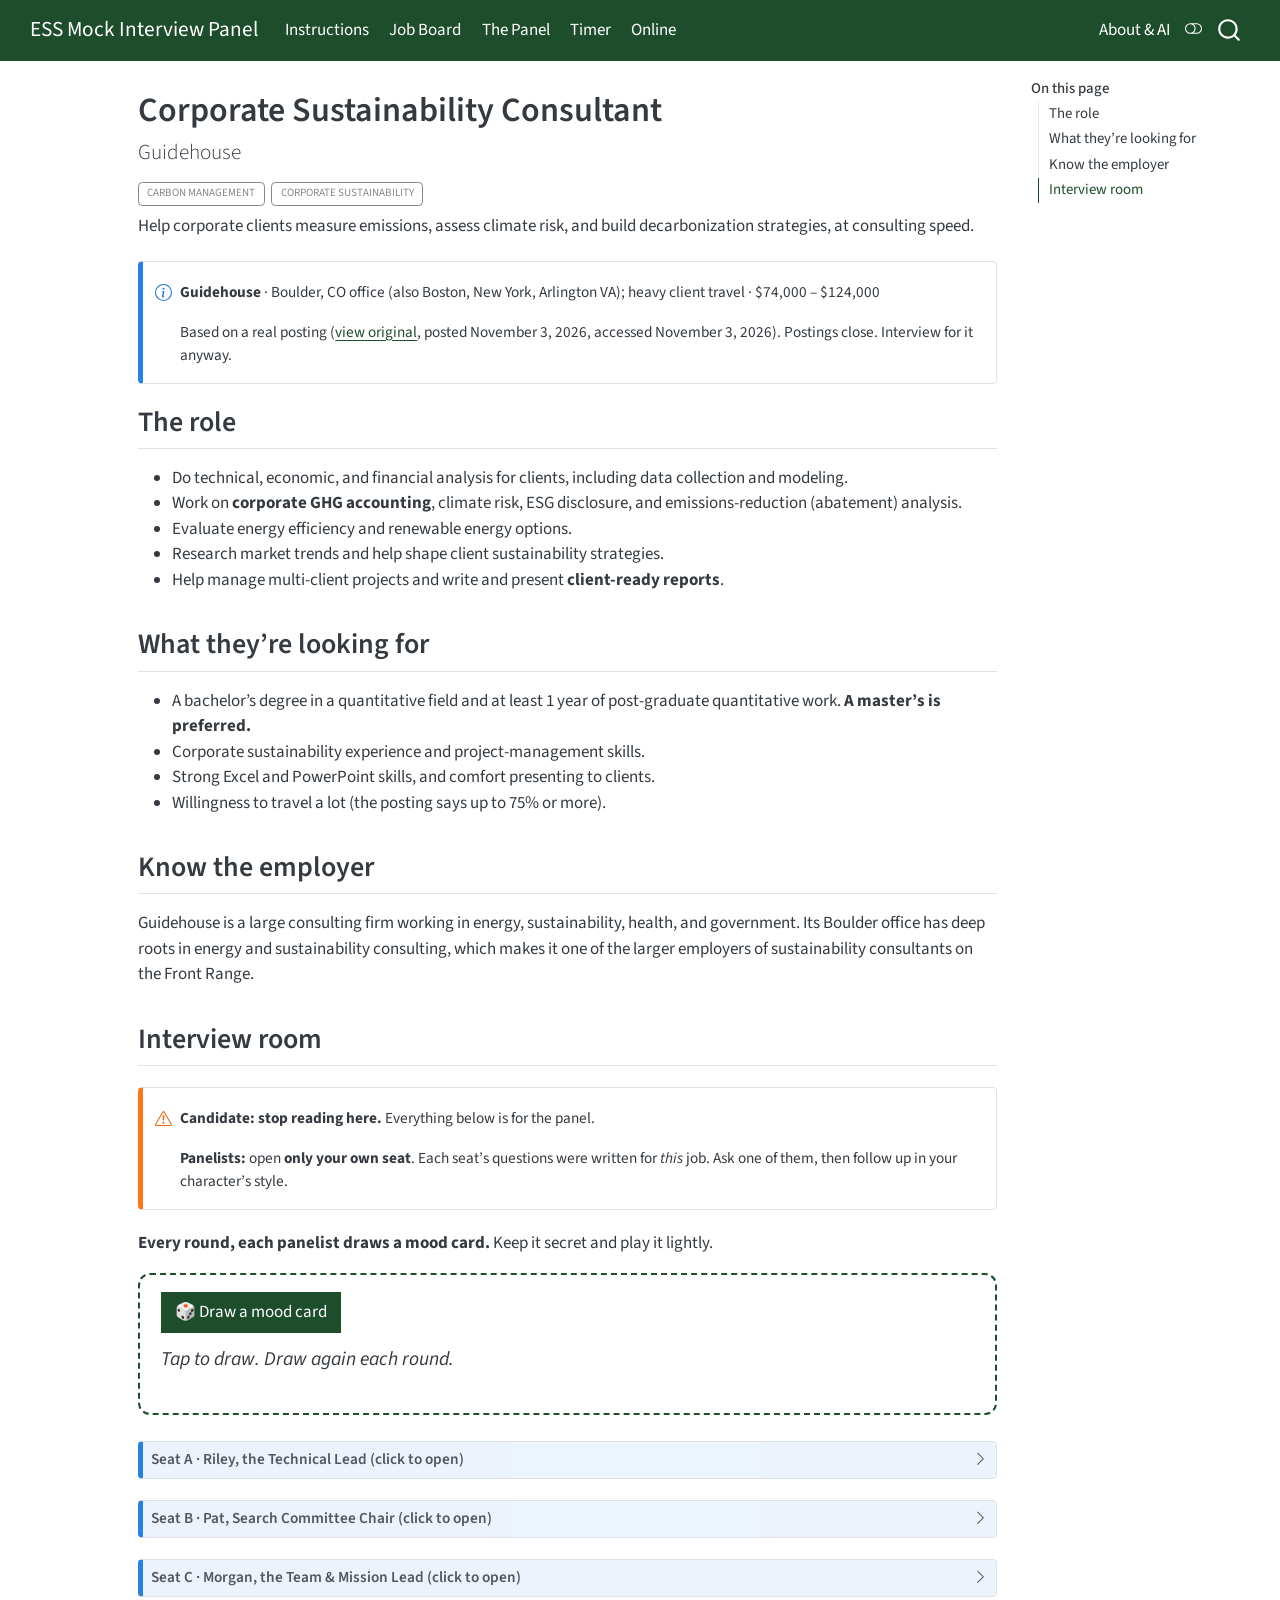
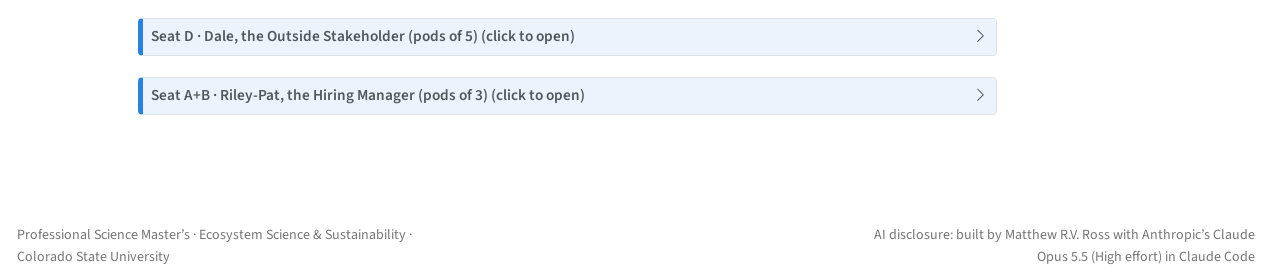
<file: jobs/guidehouse-corporate-sustainability-consultant.html>
<!DOCTYPE html>
<html xmlns="http://www.w3.org/1999/xhtml" lang="en" xml:lang="en"><head>

<meta charset="utf-8">
<meta name="generator" content="quarto-1.10.18">

<meta name="viewport" content="width=device-width, initial-scale=1.0, user-scalable=yes">

<meta name="description" content="Help corporate clients measure emissions, assess climate risk, and build decarbonization strategies, at consulting speed.">

<title>Corporate Sustainability Consultant – ESS Mock Interview Panel</title>
<style>
/* Default styles provided by pandoc.
** See https://pandoc.org/MANUAL.html#variables-for-html for config info.
*/
span.smallcaps{font-variant: small-caps;}
div.columns{display: flex; gap: 1.5em;}
div.column{flex: auto;}
@media screen {
div.columns{gap: min(4vw, 1.5em);}
div.column{overflow-x: auto;}
}
div.hanging-indent{margin-left: 1.5em; text-indent: -1.5em;}
ul.task-list{list-style: none;}
ul.task-list li input[type="checkbox"] {
  width: 0.8em;
  margin: 0 0.8em 0.2em -1em; /* quarto-specific, see https://github.com/quarto-dev/quarto-cli/issues/4556 */ 
  vertical-align: middle;
}
</style>


<script src="../site_libs/quarto-nav/quarto-nav.js"></script>
<script src="../site_libs/quarto-nav/headroom.min.js"></script>
<script src="../site_libs/clipboard/clipboard.min.js"></script>
<script src="../site_libs/quarto-search/autocomplete.umd.js"></script>
<script src="../site_libs/quarto-search/fuse.min.js"></script>
<script src="../site_libs/quarto-search/quarto-search.js"></script>
<meta name="quarto:offset" content="../">
<script src="../site_libs/quarto-html/quarto.js" type="module"></script>
<script src="../site_libs/quarto-html/tabsets/tabsets.js" type="module"></script>
<script src="../site_libs/quarto-html/popper.min.js"></script>
<script src="../site_libs/quarto-html/tippy.umd.min.js"></script>
<script src="../site_libs/quarto-html/anchor.min.js"></script>
<link href="../site_libs/quarto-html/tippy.css" rel="stylesheet">
<link href="../site_libs/quarto-html/quarto-syntax-highlighting-64a204ab8560d761af7679ceaba22944.css" rel="stylesheet" class="quarto-color-scheme" id="quarto-text-highlighting-styles">
<link href="../site_libs/quarto-html/quarto-syntax-highlighting-dark-b85bc7c33db8c58e0ec93c3465666fed.css" rel="stylesheet" class="quarto-color-scheme quarto-color-alternate" id="quarto-text-highlighting-styles">
<link href="../site_libs/quarto-html/quarto-syntax-highlighting-64a204ab8560d761af7679ceaba22944.css" rel="stylesheet" class="quarto-color-scheme-extra" id="quarto-text-highlighting-styles">
<script src="../site_libs/bootstrap/bootstrap.min.js"></script>
<link href="../site_libs/bootstrap/bootstrap-icons.css" rel="stylesheet">
<link href="../site_libs/bootstrap/bootstrap-185480ddaecdbc6b2efe8f050d7d3ad7.min.css" rel="stylesheet" append-hash="true" class="quarto-color-scheme" id="quarto-bootstrap" data-mode="light">
<link href="../site_libs/bootstrap/bootstrap-dark-569107f191ac27b854970ef12eceafb2.min.css" rel="stylesheet" append-hash="true" class="quarto-color-scheme quarto-color-alternate" id="quarto-bootstrap" data-mode="dark">
<link href="../site_libs/bootstrap/bootstrap-185480ddaecdbc6b2efe8f050d7d3ad7.min.css" rel="stylesheet" append-hash="true" class="quarto-color-scheme-extra" id="quarto-bootstrap" data-mode="light">
<script id="quarto-search-options" type="application/json">{
  "location": "navbar",
  "copy-button": false,
  "collapse-after": 3,
  "panel-placement": "end",
  "type": "overlay",
  "limit": 50,
  "keyboard-shortcut": [
    "f",
    "/",
    "s"
  ],
  "show-item-context": false,
  "language": {
    "search-no-results-text": "No results",
    "search-matching-documents-text": "matching documents",
    "search-copy-link-title": "Copy link to search",
    "search-hide-matches-text": "Hide additional matches",
    "search-more-match-text": "more match in this document",
    "search-more-matches-text": "more matches in this document",
    "search-clear-button-title": "Clear",
    "search-text-placeholder": "",
    "search-detached-cancel-button-title": "Cancel",
    "search-submit-button-title": "Submit",
    "search-label": "Search"
  }
}</script>
<style>html{ scroll-behavior: smooth; }</style>


<link rel="stylesheet" href="../styles/site.css">
</head>

<body class="nav-fixed quarto-light"><script id="quarto-html-before-body" type="application/javascript">
    const toggleBodyColorMode = (bsSheetEl) => {
      const mode = bsSheetEl.getAttribute("data-mode");
      const bodyEl = window.document.querySelector("body");
      if (mode === "dark") {
        bodyEl.classList.add("quarto-dark");
        bodyEl.classList.remove("quarto-light");
      } else {
        bodyEl.classList.add("quarto-light");
        bodyEl.classList.remove("quarto-dark");
      }
    }
    const toggleBodyColorPrimary = () => {
      const bsSheetEl = window.document.querySelector("link#quarto-bootstrap:not([rel=disabled-stylesheet])");
      if (bsSheetEl) {
        toggleBodyColorMode(bsSheetEl);
      }
    }
    const setColorSchemeToggle = (alternate) => {
      const toggles = window.document.querySelectorAll('.quarto-color-scheme-toggle');
      for (let i=0; i < toggles.length; i++) {
        const toggle = toggles[i];
        if (toggle) {
          if (alternate) {
            toggle.classList.add("alternate");
          } else {
            toggle.classList.remove("alternate");
          }
        }
      }
    };
    const toggleColorMode = (alternate) => {
      // Switch the stylesheets
      const primaryStylesheets = window.document.querySelectorAll('link.quarto-color-scheme:not(.quarto-color-alternate)');
      const alternateStylesheets = window.document.querySelectorAll('link.quarto-color-scheme.quarto-color-alternate');
      manageTransitions('#quarto-margin-sidebar .nav-link', false);
      if (alternate) {
        // note: dark is layered on light, we don't disable primary!
        enableStylesheet(alternateStylesheets);
        for (const sheetNode of alternateStylesheets) {
          if (sheetNode.id === "quarto-bootstrap") {
            toggleBodyColorMode(sheetNode);
          }
        }
      } else {
        disableStylesheet(alternateStylesheets);
        enableStylesheet(primaryStylesheets)
        toggleBodyColorPrimary();
      }
      manageTransitions('#quarto-margin-sidebar .nav-link', true);
      // Switch the toggles
      setColorSchemeToggle(alternate)
      // Hack to workaround the fact that safari doesn't
      // properly recolor the scrollbar when toggling (#1455)
      if (navigator.userAgent.indexOf('Safari') > 0 && navigator.userAgent.indexOf('Chrome') == -1) {
        manageTransitions("body", false);
        window.scrollTo(0, 1);
        setTimeout(() => {
          window.scrollTo(0, 0);
          manageTransitions("body", true);
        }, 40);
      }
    }
    const disableStylesheet = (stylesheets) => {
      for (let i=0; i < stylesheets.length; i++) {
        const stylesheet = stylesheets[i];
        stylesheet.rel = 'disabled-stylesheet';
      }
    }
    const enableStylesheet = (stylesheets) => {
      for (let i=0; i < stylesheets.length; i++) {
        const stylesheet = stylesheets[i];
        if(stylesheet.rel !== 'stylesheet') { // for Chrome, which will still FOUC without this check
          stylesheet.rel = 'stylesheet';
        }
      }
    }
    const manageTransitions = (selector, allowTransitions) => {
      const els = window.document.querySelectorAll(selector);
      for (let i=0; i < els.length; i++) {
        const el = els[i];
        if (allowTransitions) {
          el.classList.remove('notransition');
        } else {
          el.classList.add('notransition');
        }
      }
    }
    const isFileUrl = () => {
      return window.location.protocol === 'file:';
    }
    const hasAlternateSentinel = () => {
      let styleSentinel = getColorSchemeSentinel();
      if (styleSentinel !== null) {
        return styleSentinel === "alternate";
      } else {
        return false;
      }
    }
    const setStyleSentinel = (alternate) => {
      const value = alternate ? "alternate" : "default";
      if (!isFileUrl()) {
        window.localStorage.setItem("quarto-color-scheme", value);
      } else {
        localAlternateSentinel = value;
      }
    }
    const getColorSchemeSentinel = () => {
      if (!isFileUrl()) {
        const storageValue = window.localStorage.getItem("quarto-color-scheme");
        return storageValue != null ? storageValue : localAlternateSentinel;
      } else {
        return localAlternateSentinel;
      }
    }
    const toggleGiscusIfUsed = (isAlternate, darkModeDefault) => {
      const baseTheme = document.querySelector('#giscus-base-theme')?.value ?? 'light';
      const alternateTheme = document.querySelector('#giscus-alt-theme')?.value ?? 'dark';
      let newTheme = '';
      if(authorPrefersDark) {
        newTheme = isAlternate ? baseTheme : alternateTheme;
      } else {
        newTheme = isAlternate ? alternateTheme : baseTheme;
      }
      const changeGiscusTheme = () => {
        // From: https://github.com/giscus/giscus/issues/336
        const sendMessage = (message) => {
          const iframe = document.querySelector('iframe.giscus-frame');
          if (!iframe) return;
          iframe.contentWindow.postMessage({ giscus: message }, 'https://giscus.app');
        }
        sendMessage({
          setConfig: {
            theme: newTheme
          }
        });
      }
      const isGiscussLoaded = window.document.querySelector('iframe.giscus-frame') !== null;
      if (isGiscussLoaded) {
        changeGiscusTheme();
      }
    };
    const authorPrefersDark = false;
    const darkModeDefault = authorPrefersDark;
      document.querySelector('link#quarto-text-highlighting-styles.quarto-color-scheme-extra').rel = 'disabled-stylesheet';
      document.querySelector('link#quarto-bootstrap.quarto-color-scheme-extra').rel = 'disabled-stylesheet';
    let localAlternateSentinel = darkModeDefault ? 'alternate' : 'default';
    // Dark / light mode switch
    window.quartoToggleColorScheme = () => {
      // Read the current dark / light value
      let toAlternate = !hasAlternateSentinel();
      toggleColorMode(toAlternate);
      setStyleSentinel(toAlternate);
      toggleGiscusIfUsed(toAlternate, darkModeDefault);
      window.dispatchEvent(new Event('resize'));
    };
    // Switch to dark mode if need be
    if (hasAlternateSentinel()) {
      toggleColorMode(true);
    } else {
      toggleColorMode(false);
    }
  </script>

<div id="quarto-search-results"></div>
  <header id="quarto-header" class="headroom fixed-top">
    <nav class="navbar navbar-expand-lg " data-bs-theme="dark">
      <div class="navbar-container container-fluid">
      <div class="navbar-brand-container mx-auto">
    <a class="navbar-brand" href="../index.html">
    <span class="navbar-title">ESS Mock Interview Panel</span>
    </a>
  </div>
            <div id="quarto-search" class="" title="Search"></div>
          <button class="navbar-toggler" type="button" data-bs-toggle="collapse" data-bs-target="#navbarCollapse" aria-controls="navbarCollapse" role="menu" aria-expanded="false" aria-label="Toggle navigation" onclick="if (window.quartoToggleHeadroom) { window.quartoToggleHeadroom(); }">
  <span class="navbar-toggler-icon"></span>
</button>
          <div class="collapse navbar-collapse" id="navbarCollapse">
            <ul class="navbar-nav navbar-nav-scroll me-auto">
  <li class="nav-item">
    <a class="nav-link" href="../index.html"> 
<span class="menu-text">Instructions</span></a>
  </li>  
  <li class="nav-item">
    <a class="nav-link" href="../jobs.html"> 
<span class="menu-text">Job Board</span></a>
  </li>  
  <li class="nav-item">
    <a class="nav-link" href="../panel.html"> 
<span class="menu-text">The Panel</span></a>
  </li>  
  <li class="nav-item">
    <a class="nav-link" href="../timer.html"> 
<span class="menu-text">Timer</span></a>
  </li>  
  <li class="nav-item">
    <a class="nav-link" href="../online.html"> 
<span class="menu-text">Online</span></a>
  </li>  
</ul>
            <ul class="navbar-nav navbar-nav-scroll ms-auto">
  <li class="nav-item">
    <a class="nav-link" href="../about.html"> 
<span class="menu-text">About &amp; AI</span></a>
  </li>  
</ul>
          </div> <!-- /navcollapse -->
            <div class="quarto-navbar-tools">
  <a href="" class="quarto-color-scheme-toggle quarto-navigation-tool  px-1" onclick="window.quartoToggleColorScheme(); return false;" title="Toggle dark mode"><i class="bi"></i></a>
</div>
      </div> <!-- /container-fluid -->
    </nav>
</header>
<!-- content -->
<div id="quarto-content" class="quarto-container page-columns page-rows-contents page-layout-article page-navbar">
<!-- sidebar -->
<!-- margin-sidebar -->
    <div id="quarto-margin-sidebar" class="sidebar margin-sidebar">
        <nav id="TOC" role="doc-toc" class="toc-active">
    <h2 id="toc-title">On this page</h2>
   
  <ul class="collapse">
  <li><a href="#the-role" id="toc-the-role" class="nav-link active" data-scroll-target="#the-role">The role</a></li>
  <li><a href="#what-theyre-looking-for" id="toc-what-theyre-looking-for" class="nav-link" data-scroll-target="#what-theyre-looking-for">What they’re looking for</a></li>
  <li><a href="#know-the-employer" id="toc-know-the-employer" class="nav-link" data-scroll-target="#know-the-employer">Know the employer</a></li>
  <li><a href="#interview-room" id="toc-interview-room" class="nav-link" data-scroll-target="#interview-room">Interview room</a></li>
  </ul>
</nav>
    </div>
<!-- main -->
<main class="content" id="quarto-document-content">


<header id="title-block-header" class="quarto-title-block default">
<div class="quarto-title">
<h1 class="title">Corporate Sustainability Consultant</h1>
<p class="subtitle lead">Guidehouse</p>
  <div class="quarto-categories">
    <div class="quarto-category">Carbon Management</div>
    <div class="quarto-category">Corporate Sustainability</div>
  </div>
  </div>

<div>
  <div class="description">
    Help corporate clients measure emissions, assess climate risk, and build decarbonization strategies, at consulting speed.
  </div>
</div>


<div class="quarto-title-meta">

    
  
    
  </div>
  


</header>


<div class="callout callout-style-simple callout-note">
<div class="callout-body d-flex">
<div class="callout-icon-container">
<i class="callout-icon"></i>
</div>
<div class="callout-body-container">
<p><strong>Guidehouse</strong> · Boulder, CO office (also Boston, New York, Arlington VA); heavy client travel · $74,000 – $124,000</p>
<p>Based on a real posting (<a href="https://guidehouse.wd1.myworkdayjobs.com/External/job/US—MA-Boston/Corporate-Sustainability-Consultant_45950">view original</a>, posted November 3, 2026, accessed November 3, 2026). Postings close. Interview for it anyway.</p>
</div>
</div>
</div>
<section id="the-role" class="level2">
<h2 class="anchored" data-anchor-id="the-role">The role</h2>
<ul>
<li>Do technical, economic, and financial analysis for clients, including data collection and modeling.</li>
<li>Work on <strong>corporate GHG accounting</strong>, climate risk, ESG disclosure, and emissions-reduction (abatement) analysis.</li>
<li>Evaluate energy efficiency and renewable energy options.</li>
<li>Research market trends and help shape client sustainability strategies.</li>
<li>Help manage multi-client projects and write and present <strong>client-ready reports</strong>.</li>
</ul>
</section>
<section id="what-theyre-looking-for" class="level2">
<h2 class="anchored" data-anchor-id="what-theyre-looking-for">What they’re looking for</h2>
<ul>
<li>A bachelor’s degree in a quantitative field and at least 1 year of post-graduate quantitative work. <strong>A master’s is preferred.</strong></li>
<li>Corporate sustainability experience and project-management skills.</li>
<li>Strong Excel and PowerPoint skills, and comfort presenting to clients.</li>
<li>Willingness to travel a lot (the posting says up to 75% or more).</li>
</ul>
</section>
<section id="know-the-employer" class="level2">
<h2 class="anchored" data-anchor-id="know-the-employer">Know the employer</h2>
<p>Guidehouse is a large consulting firm working in energy, sustainability, health, and government. Its Boulder office has deep roots in energy and sustainability consulting, which makes it one of the larger employers of sustainability consultants on the Front Range.</p>
</section>
<section id="interview-room" class="level2">
<h2 class="anchored" data-anchor-id="interview-room">Interview room</h2>
<div class="callout callout-style-simple callout-warning">
<div class="callout-body d-flex">
<div class="callout-icon-container">
<i class="callout-icon"></i>
</div>
<div class="callout-body-container">
<p><strong>Candidate: stop reading here.</strong> Everything below is for the panel.</p>
<p><strong>Panelists:</strong> open <strong>only your own seat</strong>. Each seat’s questions were written for <em>this</em> job. Ask one of them, then follow up in your character’s style.</p>
</div>
</div>
</div>
<p><strong>Every round, each panelist draws a mood card.</strong> Keep it secret and play it lightly.</p>
<style>
  #mood-box { border:2px dashed var(--bs-primary, #1E4D2B); border-radius:12px; padding:1rem 1.25rem; margin:1rem 0 1.5rem; }
  #mood-text { font-size:1.15rem; margin-top:.75rem; min-height:3rem; }
  #mood-text b { color: var(--bs-primary, #1E4D2B); }
</style>
<div id="mood-box">
  <button id="mood-btn" class="btn btn-primary">🎲 Draw a mood card</button>
  <button id="mood-hide" class="btn btn-outline-secondary btn-sm ms-2" hidden="">Hide</button>
  <div id="mood-text" aria-live="polite"><i>Tap to draw. Draw again each round.</i></div>
</div>
<script>
(function () {
  // ---- Add, edit, or remove mood cards here ----
  const MOODS = [
    ["Short on sleep", "A neighbor's car alarm went off twice overnight and you didn't sleep much. You're polite, just a little shorter with follow-ups than usual."],
    ["Budget meeting next", "You have a budget meeting right after this. At least once, ask what something would cost or how long it would take."],
    ["Long day of interviews", "This is your sixth interview today. You're attentive, but at one point you lose your place and ask them to remind you of something they already said."],
    ["Skimmed the résumé", "You only skimmed their résumé on the way in. Ask about one thing on it in a slightly wrong way and let them correct you."],
    ["Good news this morning", "A grant you've been waiting on came through this morning. You're warm and encouraging, which can make candidates relax a little too much."],
    ["Extra coffee", "You're on your third coffee. You talk a bit fast and ask one two-part question."],
    ["Just back from the field", "You got back from a week of fieldwork last night. You perk up at field stories and ask at least one follow-up about how things work on the ground."],
    ["Fresh from a conference", "You just got back from a conference with a lot of talk about AI. Ask how they'd use AI tools in this role."],
    ["Phone on the table", "You're waiting on a call from your kid's school. Glance at your phone once and ask them to repeat the last part of an answer."],
    ["New to the panel", "You joined the organization a month ago and this is your first hiring panel. You read your question straight from your notes."],
    ["Traffic on I-25", "You sat in traffic on I-25 for 40 minutes this morning. You're keen on efficiency and ask what the quickest workable approach would be."],
    ["The inherited script", "Your program runs on an R script written by someone who left years ago. You're hoping this person could take it over, so steer one question toward coding."],
    ["Didn't get to prep", "Meetings ran over and you didn't get to prepare. Open with \"So, tell me about yourself,\" and build your question off their answer."],
    ["Director is listening", "Your director is joining the panel today (imaginary, but you can feel them there). You're a bit more formal than usual."],
    ["Shared background", "You notice you share something with the candidate, like a hometown, a school, or a favorite trail. Mention it briefly."],
    ["Playing devil's advocate", "Push back once on a position the candidate takes, politely, to see how they respond to disagreement."]
  ];
  // ----------------------------------------------
  let last = -1;
  const txt = document.getElementById("mood-text"), hide = document.getElementById("mood-hide");
  document.getElementById("mood-btn").addEventListener("click", () => {
    let i; do { i = Math.floor(Math.random() * MOODS.length); } while (i === last && MOODS.length > 1);
    last = i;
    txt.innerHTML = "<b>" + MOODS[i][0] + ".</b> " + MOODS[i][1];
    hide.hidden = false;
  });
  hide.addEventListener("click", () => { txt.innerHTML = "<i>Hidden. Draw again next round.</i>"; hide.hidden = true; });
})();
</script>
<div class="callout callout-style-default callout-note no-icon callout-titled">
<div class="callout-header d-flex align-content-center collapsed" data-bs-toggle="collapse" data-bs-target=".callout-1-contents" aria-controls="callout-1" aria-expanded="false" aria-label="Toggle callout">
<div class="callout-icon-container">
<i class="callout-icon no-icon"></i>
</div>
<div class="callout-title-container flex-fill">
<span class="screen-reader-only">Note</span>Seat A · Riley, the Technical Lead (click to open)
</div>
<div class="callout-btn-toggle d-inline-block border-0 py-1 ps-1 pe-0 float-end"><i class="callout-toggle"></i></div>
</div>
<div id="callout-1" class="callout-1-contents callout-collapse collapse">
<div class="callout-body-container callout-body">
<p><strong>Here, you are:</strong> Associate Director who leads corporate GHG engagements and does final technical QA on every deliverable.</p>
<p><strong>Ask one of these:</strong></p>
<ol type="1">
<li>“A mid-size food company has never done a GHG inventory and wants a science-based target in three months. Sketch the analysis plan for me.”</li>
<li>“After you switched emission factors, a client’s Scope 3 total jumped 40% from last year. How do you check that, and how do you explain it to them?”</li>
</ol>
<p><strong>Then follow up:</strong> when they use a buzzword (<em>modeled</em>, <em>analyzed</em>, <em>managed</em>, <em>data-driven</em>), ask <em>“What specifically did you do?”</em> or <em>“How would you know if that was wrong?”</em></p>
<details>
<summary>
More about Riley
</summary>
<p><strong>Story.</strong> A data feed your team depends on broke again last week, and you’ve been patching it ever since. You’ve been burned by hires who listed “R” and “GIS” on their résumé and then couldn’t clean a messy spreadsheet.</p>
<p><strong>Quirks.</strong> Friendly but literal. You ask for numbers (“How many sites? How many years?”) and take notes.</p>
<p><strong>Listen for:</strong> specific tools and steps, real QA/QC habits, and honesty about gaps.</p>
</details>
</div>
</div>
</div>
<div class="callout callout-style-default callout-note no-icon callout-titled">
<div class="callout-header d-flex align-content-center collapsed" data-bs-toggle="collapse" data-bs-target=".callout-2-contents" aria-controls="callout-2" aria-expanded="false" aria-label="Toggle callout">
<div class="callout-icon-container">
<i class="callout-icon no-icon"></i>
</div>
<div class="callout-title-container flex-fill">
<span class="screen-reader-only">Note</span>Seat B · Pat, Search Committee Chair (click to open)
</div>
<div class="callout-btn-toggle d-inline-block border-0 py-1 ps-1 pe-0 float-end"><i class="callout-toggle"></i></div>
</div>
<div id="callout-2" class="callout-2-contents callout-collapse collapse">
<div class="callout-body-container callout-body">
<p><strong>Here, you are:</strong> Engagement Director. You own the client relationship, the budget, and the hours.</p>
<p><strong>Ask one of these:</strong></p>
<ol type="1">
<li>“Clients pay for every hour. Tell me about a time you had to produce something polished under real time pressure. What did you sacrifice?”</li>
<li>“The night before a deliverable, the client asks for extra analysis that’s outside the contract scope. What do you do?”</li>
</ol>
<p><strong>Then follow up:</strong> politely interrupt idealistic answers with <em>“That sounds great in a seminar. What’s the version we can deliver by Friday?”</em> If an answer runs past about 90 seconds: <em>“Give me the headline.”</em></p>
<details>
<summary>
More about Pat
</summary>
<p><strong>Story.</strong> You chair this search committee. Your puppy chewed up a corner of the carpet overnight, so the morning started early, and you have a budget meeting right after this. You love good science <em>that ships on time</em>.</p>
<p><strong>Quirks.</strong> You keep an eye on the clock.</p>
<p><strong>Listen for:</strong> prioritization, concrete deliverables, and concise answers.</p>
</details>
</div>
</div>
</div>
<div class="callout callout-style-default callout-note no-icon callout-titled">
<div class="callout-header d-flex align-content-center collapsed" data-bs-toggle="collapse" data-bs-target=".callout-3-contents" aria-controls="callout-3" aria-expanded="false" aria-label="Toggle callout">
<div class="callout-icon-container">
<i class="callout-icon no-icon"></i>
</div>
<div class="callout-title-container flex-fill">
<span class="screen-reader-only">Note</span>Seat C · Morgan, the Team &amp; Mission Lead (click to open)
</div>
<div class="callout-btn-toggle d-inline-block border-0 py-1 ps-1 pe-0 float-end"><i class="callout-toggle"></i></div>
</div>
<div id="callout-3" class="callout-3-contents callout-collapse collapse">
<div class="callout-body-container callout-body">
<p><strong>Here, you are:</strong> Practice lead who manages and mentors the consulting staff.</p>
<p><strong>Ask one of these:</strong></p>
<ol type="1">
<li>“This job means heavy travel and constantly changing teams. Tell me about a time you had to build trust quickly with people you’d just met.”</li>
<li>“A client executive tells you climate disclosure is ‘just a compliance exercise.’ How do you respond without losing the account?”</li>
</ol>
<p><strong>Then follow up:</strong> <em>“What would the other person say happened?”</em> or <em>“What did that teach you about how you work?”</em> After each answer, pause for a few seconds before speaking.</p>
<details>
<summary>
More about Morgan
</summary>
<p><strong>Story.</strong> Last week you ran a field day for a group of ninth-graders, and it reminded you how hard it is to explain this work simply. You’ve seen strong scientists struggle because they couldn’t explain their work to a non-scientist or get along with the person at the next desk.</p>
<p><strong>Quirks.</strong> Warm, and comfortable with silence.</p>
<p><strong>Listen for:</strong> a real story (STAR), empathy, self-awareness, and plain language.</p>
</details>
</div>
</div>
</div>
<div class="callout callout-style-default callout-note no-icon callout-titled">
<div class="callout-header d-flex align-content-center collapsed" data-bs-toggle="collapse" data-bs-target=".callout-4-contents" aria-controls="callout-4" aria-expanded="false" aria-label="Toggle callout">
<div class="callout-icon-container">
<i class="callout-icon no-icon"></i>
</div>
<div class="callout-title-container flex-fill">
<span class="screen-reader-only">Note</span>Seat D · Dale, the Outside Stakeholder (pods of 5) (click to open)
</div>
<div class="callout-btn-toggle d-inline-block border-0 py-1 ps-1 pe-0 float-end"><i class="callout-toggle"></i></div>
</div>
<div id="callout-4" class="callout-4-contents callout-collapse collapse">
<div class="callout-body-container callout-body">
<p><strong>Here, you are:</strong> The client’s CFO, sitting in on the panel because your firm wants their renewal.</p>
<p><strong>Ask one of these:</strong></p>
<ol type="1">
<li>“My board wants to know what this decarbonization plan costs and when it pays back. Give me the answer in one sentence.”</li>
<li>“Why should I pay a consultant instead of hiring one more person on my own team?”</li>
</ol>
<p><strong>Then follow up:</strong> say <em>“Huh?”</em> every time they use an acronym or jargon without explaining it.</p>
<details>
<summary>
More about Dale
</summary>
<p><strong>Story.</strong> You’re not on staff. You drove a couple of hours to sit in on this panel because this hire will be working with <em>you</em>.</p>
<p><strong>Quirks.</strong> Plainspoken and skeptical, but not hostile. If they actually listen, you warm up.</p>
<p><strong>Listen for:</strong> plain language, respect, and whether they ask <em>you</em> questions.</p>
</details>
</div>
</div>
</div>
<div class="callout callout-style-default callout-note no-icon callout-titled">
<div class="callout-header d-flex align-content-center collapsed" data-bs-toggle="collapse" data-bs-target=".callout-5-contents" aria-controls="callout-5" aria-expanded="false" aria-label="Toggle callout">
<div class="callout-icon-container">
<i class="callout-icon no-icon"></i>
</div>
<div class="callout-title-container flex-fill">
<span class="screen-reader-only">Note</span>Seat A+B · Riley-Pat, the Hiring Manager (pods of 3) (click to open)
</div>
<div class="callout-btn-toggle d-inline-block border-0 py-1 ps-1 pe-0 float-end"><i class="callout-toggle"></i></div>
</div>
<div id="callout-5" class="callout-5-contents callout-collapse collapse">
<div class="callout-body-container callout-body">
<p><strong>Pods of 3 only.</strong> You’re both Riley and Pat. Ask <strong>one Seat A question and one Seat B question</strong> from this job, and use both follow-ups: <em>“What specifically did you do?”</em> and <em>“What’s the version we can deliver by Friday?”</em></p>
</div>
</div>
</div>


</section>

</main> <!-- /main -->
<script id="quarto-html-after-body" type="application/javascript">
  window.document.addEventListener("DOMContentLoaded", function (event) {
    // Ensure there is a toggle, if there isn't float one in the top right
    if (window.document.querySelector('.quarto-color-scheme-toggle') === null) {
      const a = window.document.createElement('a');
      a.classList.add('top-right');
      a.classList.add('quarto-color-scheme-toggle');
      a.href = "";
      a.onclick = function() { try { window.quartoToggleColorScheme(); } catch {} return false; };
      const i = window.document.createElement("i");
      i.classList.add('bi');
      a.appendChild(i);
      window.document.body.appendChild(a);
    }
    setColorSchemeToggle(hasAlternateSentinel())
    const icon = "";
    const anchorJS = new window.AnchorJS();
    anchorJS.options = {
      placement: 'right',
      icon: icon
    };
    anchorJS.add('.anchored');
    const isCodeAnnotation = (el) => {
      for (const clz of el.classList) {
        if (clz.startsWith('code-annotation-')) {                     
          return true;
        }
      }
      return false;
    }
    const onCopySuccess = function(e) {
      // button target
      const button = e.trigger;
      // don't keep focus
      button.blur();
      // flash "checked"
      button.classList.add('code-copy-button-checked');
      var currentTitle = button.getAttribute("title");
      button.setAttribute("title", "Copied!");
      let tooltip;
      if (window.bootstrap) {
        button.setAttribute("data-bs-toggle", "tooltip");
        button.setAttribute("data-bs-placement", "left");
        button.setAttribute("data-bs-title", "Copied!");
        tooltip = new bootstrap.Tooltip(button, 
          { trigger: "manual", 
            customClass: "code-copy-button-tooltip",
            offset: [0, -8]});
        tooltip.show();    
      }
      setTimeout(function() {
        if (tooltip) {
          tooltip.hide();
          button.removeAttribute("data-bs-title");
          button.removeAttribute("data-bs-toggle");
          button.removeAttribute("data-bs-placement");
        }
        button.setAttribute("title", currentTitle);
        button.classList.remove('code-copy-button-checked');
      }, 1000);
      // clear code selection
      e.clearSelection();
    }
    const getTextToCopy = function(trigger) {
      const outerScaffold = trigger.parentElement.cloneNode(true);
      const codeEl = outerScaffold.querySelector('code');
      for (const childEl of codeEl.children) {
        if (isCodeAnnotation(childEl)) {
          childEl.remove();
        }
      }
      return codeEl.innerText;
    }
    const clipboard = new window.ClipboardJS('.code-copy-button:not([data-in-quarto-modal])', {
      text: getTextToCopy
    });
    clipboard.on('success', onCopySuccess);
    if (window.document.getElementById('quarto-embedded-source-code-modal')) {
      const clipboardModal = new window.ClipboardJS('.code-copy-button[data-in-quarto-modal]', {
        text: getTextToCopy,
        container: window.document.getElementById('quarto-embedded-source-code-modal')
      });
      clipboardModal.on('success', onCopySuccess);
    }
      var localhostRegex = new RegExp(/^(?:http|https):\/\/localhost\:?[0-9]*\//);
      var mailtoRegex = new RegExp(/^mailto:/);
        var filterRegex = new RegExp("https:\/\/matthewross07\.github\.io\/mock_interview\/");
      var isInternal = (href) => {
          return filterRegex.test(href) || localhostRegex.test(href) || mailtoRegex.test(href);
      }
      // Inspect non-navigation links and adorn them if external
     var links = window.document.querySelectorAll('a[href]:not(.nav-link):not(.navbar-brand):not(.toc-action):not(.sidebar-link):not(.sidebar-item-toggle):not(.pagination-link):not(.no-external):not([aria-hidden]):not(.dropdown-item):not(.quarto-navigation-tool):not(.about-link)');
      for (var i=0; i<links.length; i++) {
        const link = links[i];
        if (!isInternal(link.href)) {
          // undo the damage that might have been done by quarto-nav.js in the case of
          // links that we want to consider external
          if (link.dataset.originalHref !== undefined) {
            link.href = link.dataset.originalHref;
          }
        }
      }
    function tippyHover(el, contentFn, onTriggerFn, onUntriggerFn) {
      const config = {
        allowHTML: true,
        maxWidth: 500,
        delay: 100,
        arrow: false,
        appendTo: function(el) {
            return el.parentElement;
        },
        interactive: true,
        interactiveBorder: 10,
        theme: 'quarto',
        placement: 'bottom-start',
      };
      if (contentFn) {
        config.content = contentFn;
      }
      if (onTriggerFn) {
        config.onTrigger = onTriggerFn;
      }
      if (onUntriggerFn) {
        config.onUntrigger = onUntriggerFn;
      }
      window.tippy(el, config); 
    }
    const noterefs = window.document.querySelectorAll('a[role="doc-noteref"]');
    for (var i=0; i<noterefs.length; i++) {
      const ref = noterefs[i];
      tippyHover(ref, function() {
        // use id or data attribute instead here
        let href = ref.getAttribute('data-footnote-href') || ref.getAttribute('href');
        try { href = new URL(href).hash; } catch {}
        const id = href.replace(/^#\/?/, "");
        const note = window.document.getElementById(id);
        if (note) {
          return note.innerHTML;
        } else {
          return "";
        }
      });
    }
    const xrefs = window.document.querySelectorAll('a.quarto-xref');
    const processXRef = (id, note) => {
      // Strip column container classes
      const stripColumnClz = (el) => {
        el.classList.remove("page-full", "page-columns");
        if (el.children) {
          for (const child of el.children) {
            stripColumnClz(child);
          }
        }
      }
      stripColumnClz(note)
      if (id === null || id.startsWith('sec-')) {
        // Special case sections, only their first couple elements
        const container = document.createElement("div");
        if (note.children && note.children.length > 2) {
          container.appendChild(note.children[0].cloneNode(true));
          for (let i = 1; i < note.children.length; i++) {
            const child = note.children[i];
            if (child.tagName === "P" && child.innerText === "") {
              continue;
            } else {
              container.appendChild(child.cloneNode(true));
              break;
            }
          }
          if (window.Quarto?.typesetMath) {
            window.Quarto.typesetMath(container);
          }
          return container.innerHTML
        } else {
          if (window.Quarto?.typesetMath) {
            window.Quarto.typesetMath(note);
          }
          return note.innerHTML;
        }
      } else {
        // Remove any anchor links if they are present
        const anchorLink = note.querySelector('a.anchorjs-link');
        if (anchorLink) {
          anchorLink.remove();
        }
        if (window.Quarto?.typesetMath) {
          window.Quarto.typesetMath(note);
        }
        if (note.classList.contains("callout")) {
          return note.outerHTML;
        } else {
          return note.innerHTML;
        }
      }
    }
    for (var i=0; i<xrefs.length; i++) {
      const xref = xrefs[i];
      tippyHover(xref, undefined, function(instance) {
        instance.disable();
        let url = xref.getAttribute('href');
        let hash = undefined; 
        if (url.startsWith('#')) {
          hash = url;
        } else {
          try { hash = new URL(url).hash; } catch {}
        }
        if (hash) {
          const id = hash.replace(/^#\/?/, "");
          const note = window.document.getElementById(id);
          if (note !== null) {
            try {
              const html = processXRef(id, note.cloneNode(true));
              instance.setContent(html);
            } finally {
              instance.enable();
              instance.show();
            }
          } else {
            // See if we can fetch this
            fetch(url.split('#')[0])
            .then(res => res.text())
            .then(html => {
              const parser = new DOMParser();
              const htmlDoc = parser.parseFromString(html, "text/html");
              const note = htmlDoc.getElementById(id);
              if (note !== null) {
                const html = processXRef(id, note);
                instance.setContent(html);
              } 
            }).finally(() => {
              instance.enable();
              instance.show();
            });
          }
        } else {
          // See if we can fetch a full url (with no hash to target)
          // This is a special case and we should probably do some content thinning / targeting
          fetch(url)
          .then(res => res.text())
          .then(html => {
            const parser = new DOMParser();
            const htmlDoc = parser.parseFromString(html, "text/html");
            const note = htmlDoc.querySelector('main.content');
            if (note !== null) {
              // This should only happen for chapter cross references
              // (since there is no id in the URL)
              // remove the first header
              if (note.children.length > 0 && note.children[0].tagName === "HEADER") {
                note.children[0].remove();
              }
              const html = processXRef(null, note);
              instance.setContent(html);
            } 
          }).finally(() => {
            instance.enable();
            instance.show();
          });
        }
      }, function(instance) {
      });
    }
        let selectedAnnoteEl;
        const selectorForAnnotation = ( cell, annotation) => {
          let cellAttr = 'data-code-cell="' + cell + '"';
          let lineAttr = 'data-code-annotation="' +  annotation + '"';
          const selector = 'span[' + cellAttr + '][' + lineAttr + ']';
          return selector;
        }
        const selectCodeLines = (annoteEl) => {
          const doc = window.document;
          const targetCell = annoteEl.getAttribute("data-target-cell");
          const targetAnnotation = annoteEl.getAttribute("data-target-annotation");
          const annoteSpan = window.document.querySelector(selectorForAnnotation(targetCell, targetAnnotation));
          const lines = annoteSpan.getAttribute("data-code-lines").split(",");
          const lineIds = lines.map((line) => {
            return targetCell + "-" + line;
          })
          let top = null;
          let height = null;
          let parent = null;
          if (lineIds.length > 0) {
              //compute the position of the single el (top and bottom and make a div)
              const el = window.document.getElementById(lineIds[0]);
              top = el.offsetTop;
              height = el.offsetHeight;
              parent = el.parentElement.parentElement;
            if (lineIds.length > 1) {
              const lastEl = window.document.getElementById(lineIds[lineIds.length - 1]);
              const bottom = lastEl.offsetTop + lastEl.offsetHeight;
              height = bottom - top;
            }
            if (top !== null && height !== null && parent !== null) {
              // cook up a div (if necessary) and position it 
              let div = window.document.getElementById("code-annotation-line-highlight");
              if (div === null) {
                div = window.document.createElement("div");
                div.setAttribute("id", "code-annotation-line-highlight");
                div.style.position = 'absolute';
                parent.appendChild(div);
              }
              div.style.top = top - 2 + "px";
              div.style.height = height + 4 + "px";
              div.style.left = 0;
              let gutterDiv = window.document.getElementById("code-annotation-line-highlight-gutter");
              if (gutterDiv === null) {
                gutterDiv = window.document.createElement("div");
                gutterDiv.setAttribute("id", "code-annotation-line-highlight-gutter");
                gutterDiv.style.position = 'absolute';
                const codeCell = window.document.getElementById(targetCell);
                const gutter = codeCell.querySelector('.code-annotation-gutter');
                gutter.appendChild(gutterDiv);
              }
              gutterDiv.style.top = top - 2 + "px";
              gutterDiv.style.height = height + 4 + "px";
            }
            selectedAnnoteEl = annoteEl;
          }
        };
        const unselectCodeLines = () => {
          const elementsIds = ["code-annotation-line-highlight", "code-annotation-line-highlight-gutter"];
          elementsIds.forEach((elId) => {
            const div = window.document.getElementById(elId);
            if (div) {
              div.remove();
            }
          });
          selectedAnnoteEl = undefined;
        };
          // Handle positioning of the toggle
      window.addEventListener(
        "resize",
        throttle(() => {
          elRect = undefined;
          if (selectedAnnoteEl) {
            selectCodeLines(selectedAnnoteEl);
          }
        }, 10)
      );
      function throttle(fn, ms) {
      let throttle = false;
      let timer;
        return (...args) => {
          if(!throttle) { // first call gets through
              fn.apply(this, args);
              throttle = true;
          } else { // all the others get throttled
              if(timer) clearTimeout(timer); // cancel #2
              timer = setTimeout(() => {
                fn.apply(this, args);
                timer = throttle = false;
              }, ms);
          }
        };
      }
        // Attach click handler to the DT
        const annoteDls = window.document.querySelectorAll('dt[data-target-cell]');
        for (const annoteDlNode of annoteDls) {
          annoteDlNode.addEventListener('click', (event) => {
            const clickedEl = event.target;
            if (clickedEl !== selectedAnnoteEl) {
              unselectCodeLines();
              const activeEl = window.document.querySelector('dt[data-target-cell].code-annotation-active');
              if (activeEl) {
                activeEl.classList.remove('code-annotation-active');
              }
              selectCodeLines(clickedEl);
              clickedEl.classList.add('code-annotation-active');
            } else {
              // Unselect the line
              unselectCodeLines();
              clickedEl.classList.remove('code-annotation-active');
            }
          });
        }
    const findCites = (el) => {
      const parentEl = el.parentElement;
      if (parentEl) {
        const cites = parentEl.dataset.cites;
        if (cites) {
          return {
            el,
            cites: cites.split(' ')
          };
        } else {
          return findCites(el.parentElement)
        }
      } else {
        return undefined;
      }
    };
    var bibliorefs = window.document.querySelectorAll('a[role="doc-biblioref"]');
    for (var i=0; i<bibliorefs.length; i++) {
      const ref = bibliorefs[i];
      const citeInfo = findCites(ref);
      if (citeInfo) {
        tippyHover(citeInfo.el, function() {
          var popup = window.document.createElement('div');
          citeInfo.cites.forEach(function(cite) {
            var citeDiv = window.document.createElement('div');
            citeDiv.classList.add('hanging-indent');
            citeDiv.classList.add('csl-entry');
            var biblioDiv = window.document.getElementById('ref-' + cite);
            if (biblioDiv) {
              citeDiv.innerHTML = biblioDiv.innerHTML;
            }
            popup.appendChild(citeDiv);
          });
          return popup.innerHTML;
        });
      }
    }
  });
  </script>
</div> <!-- /content -->
<footer class="footer">
  <div class="nav-footer">
    <div class="nav-footer-left">
<p>Professional Science Master’s · Ecosystem Science &amp; Sustainability · Colorado State University</p>
</div>   
    <div class="nav-footer-center">
      &nbsp;
    </div>
    <div class="nav-footer-right">
      <ul class="footer-items list-unstyled">
    <li class="nav-item">
    <a class="nav-link" href="../about.html">
<p>AI disclosure: built by Matthew R.V. Ross with Anthropic’s Claude Opus 5.5 (High effort) in Claude Code</p>
</a>
  </li>  
</ul>
    </div>
  </div>
</footer>




<script src="../site_libs/quarto-html/zenscroll-min.js"></script>
</body></html>
</file>
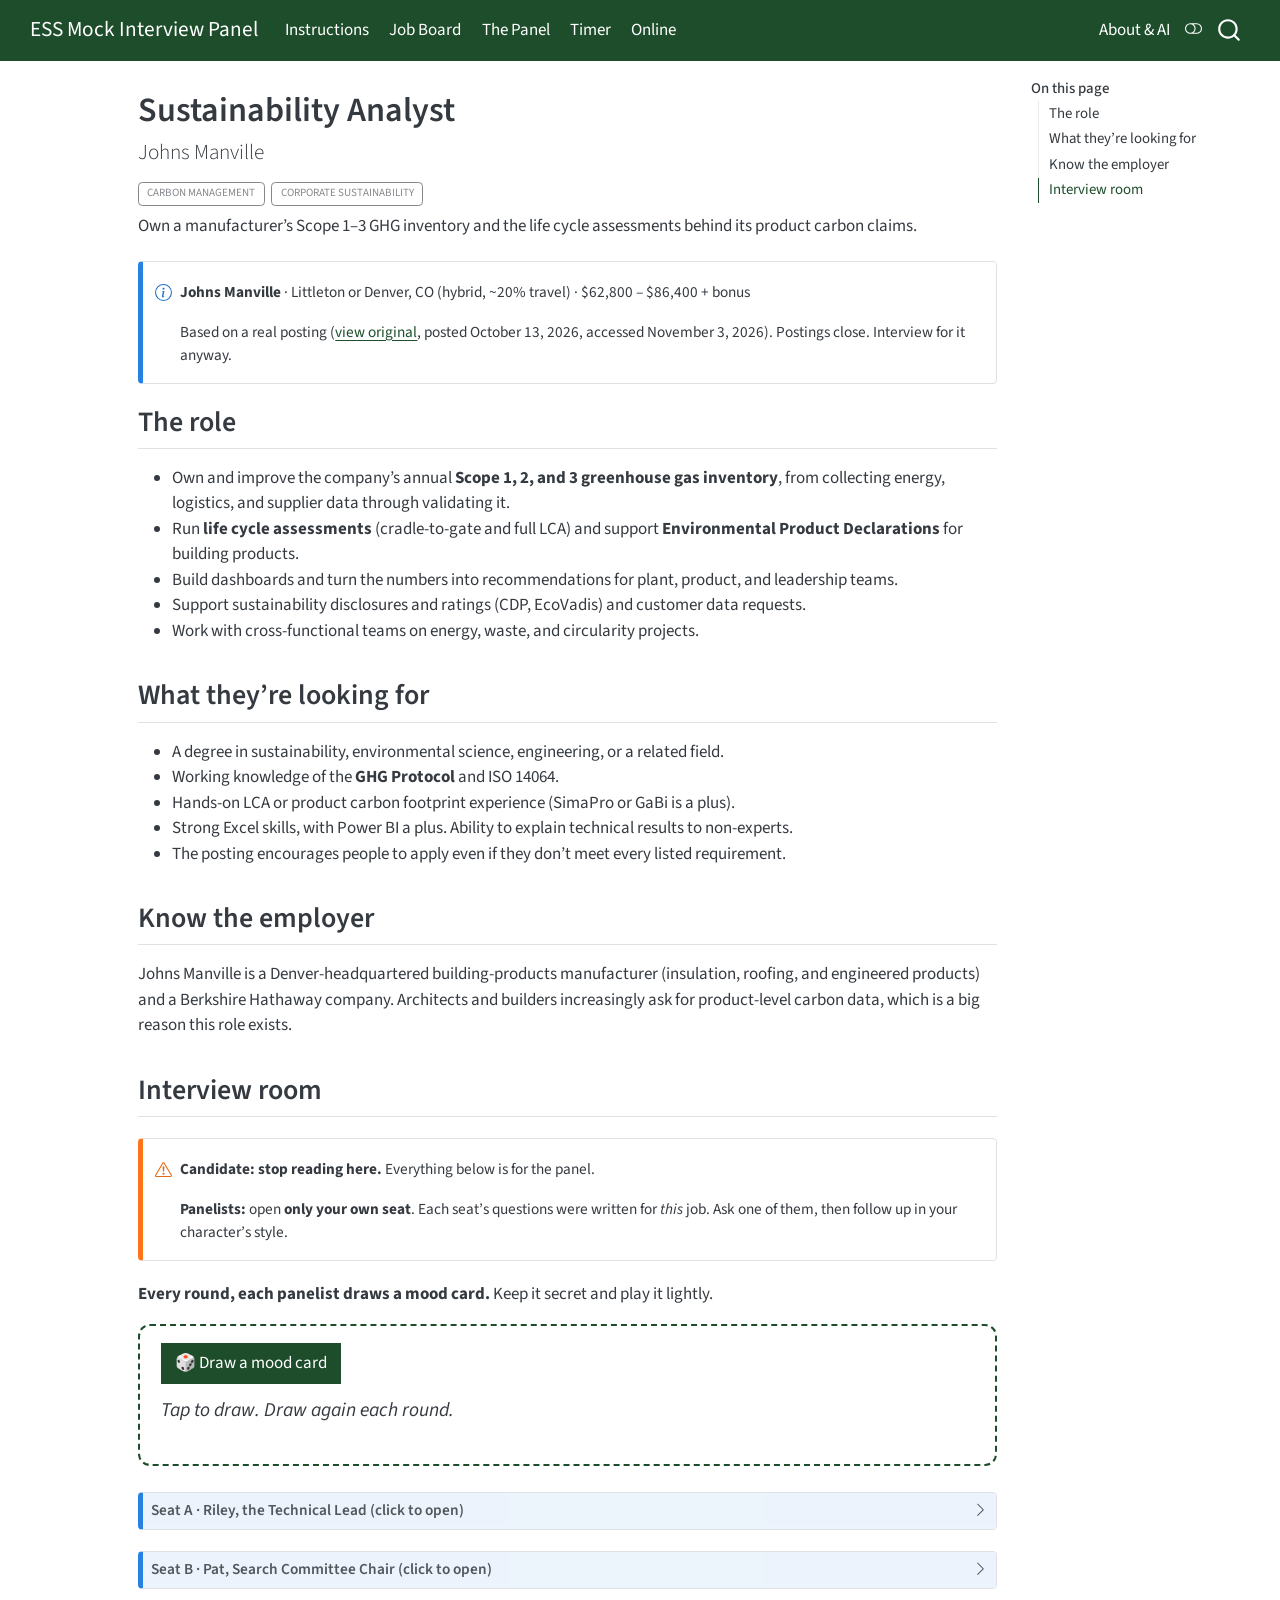
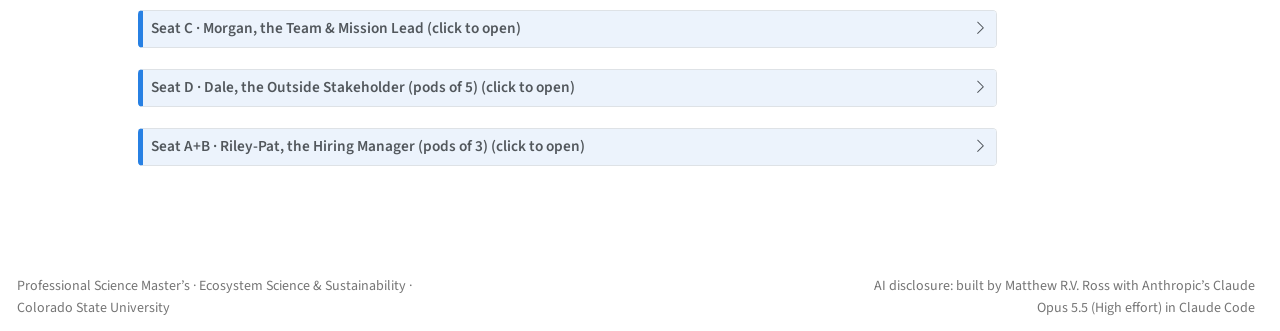
<file: jobs/johns-manville-sustainability-analyst.html>
<!DOCTYPE html>
<html xmlns="http://www.w3.org/1999/xhtml" lang="en" xml:lang="en"><head>

<meta charset="utf-8">
<meta name="generator" content="quarto-1.10.18">

<meta name="viewport" content="width=device-width, initial-scale=1.0, user-scalable=yes">

<meta name="description" content="Own a manufacturer’s Scope 1–3 GHG inventory and the life cycle assessments behind its product carbon claims.">

<title>Sustainability Analyst – ESS Mock Interview Panel</title>
<style>
/* Default styles provided by pandoc.
** See https://pandoc.org/MANUAL.html#variables-for-html for config info.
*/
span.smallcaps{font-variant: small-caps;}
div.columns{display: flex; gap: 1.5em;}
div.column{flex: auto;}
@media screen {
div.columns{gap: min(4vw, 1.5em);}
div.column{overflow-x: auto;}
}
div.hanging-indent{margin-left: 1.5em; text-indent: -1.5em;}
ul.task-list{list-style: none;}
ul.task-list li input[type="checkbox"] {
  width: 0.8em;
  margin: 0 0.8em 0.2em -1em; /* quarto-specific, see https://github.com/quarto-dev/quarto-cli/issues/4556 */ 
  vertical-align: middle;
}
</style>


<script src="../site_libs/quarto-nav/quarto-nav.js"></script>
<script src="../site_libs/quarto-nav/headroom.min.js"></script>
<script src="../site_libs/clipboard/clipboard.min.js"></script>
<script src="../site_libs/quarto-search/autocomplete.umd.js"></script>
<script src="../site_libs/quarto-search/fuse.min.js"></script>
<script src="../site_libs/quarto-search/quarto-search.js"></script>
<meta name="quarto:offset" content="../">
<script src="../site_libs/quarto-html/quarto.js" type="module"></script>
<script src="../site_libs/quarto-html/tabsets/tabsets.js" type="module"></script>
<script src="../site_libs/quarto-html/popper.min.js"></script>
<script src="../site_libs/quarto-html/tippy.umd.min.js"></script>
<script src="../site_libs/quarto-html/anchor.min.js"></script>
<link href="../site_libs/quarto-html/tippy.css" rel="stylesheet">
<link href="../site_libs/quarto-html/quarto-syntax-highlighting-64a204ab8560d761af7679ceaba22944.css" rel="stylesheet" class="quarto-color-scheme" id="quarto-text-highlighting-styles">
<link href="../site_libs/quarto-html/quarto-syntax-highlighting-dark-b85bc7c33db8c58e0ec93c3465666fed.css" rel="stylesheet" class="quarto-color-scheme quarto-color-alternate" id="quarto-text-highlighting-styles">
<link href="../site_libs/quarto-html/quarto-syntax-highlighting-64a204ab8560d761af7679ceaba22944.css" rel="stylesheet" class="quarto-color-scheme-extra" id="quarto-text-highlighting-styles">
<script src="../site_libs/bootstrap/bootstrap.min.js"></script>
<link href="../site_libs/bootstrap/bootstrap-icons.css" rel="stylesheet">
<link href="../site_libs/bootstrap/bootstrap-185480ddaecdbc6b2efe8f050d7d3ad7.min.css" rel="stylesheet" append-hash="true" class="quarto-color-scheme" id="quarto-bootstrap" data-mode="light">
<link href="../site_libs/bootstrap/bootstrap-dark-569107f191ac27b854970ef12eceafb2.min.css" rel="stylesheet" append-hash="true" class="quarto-color-scheme quarto-color-alternate" id="quarto-bootstrap" data-mode="dark">
<link href="../site_libs/bootstrap/bootstrap-185480ddaecdbc6b2efe8f050d7d3ad7.min.css" rel="stylesheet" append-hash="true" class="quarto-color-scheme-extra" id="quarto-bootstrap" data-mode="light">
<script id="quarto-search-options" type="application/json">{
  "location": "navbar",
  "copy-button": false,
  "collapse-after": 3,
  "panel-placement": "end",
  "type": "overlay",
  "limit": 50,
  "keyboard-shortcut": [
    "f",
    "/",
    "s"
  ],
  "show-item-context": false,
  "language": {
    "search-no-results-text": "No results",
    "search-matching-documents-text": "matching documents",
    "search-copy-link-title": "Copy link to search",
    "search-hide-matches-text": "Hide additional matches",
    "search-more-match-text": "more match in this document",
    "search-more-matches-text": "more matches in this document",
    "search-clear-button-title": "Clear",
    "search-text-placeholder": "",
    "search-detached-cancel-button-title": "Cancel",
    "search-submit-button-title": "Submit",
    "search-label": "Search"
  }
}</script>
<style>html{ scroll-behavior: smooth; }</style>


<link rel="stylesheet" href="../styles/site.css">
</head>

<body class="nav-fixed quarto-light"><script id="quarto-html-before-body" type="application/javascript">
    const toggleBodyColorMode = (bsSheetEl) => {
      const mode = bsSheetEl.getAttribute("data-mode");
      const bodyEl = window.document.querySelector("body");
      if (mode === "dark") {
        bodyEl.classList.add("quarto-dark");
        bodyEl.classList.remove("quarto-light");
      } else {
        bodyEl.classList.add("quarto-light");
        bodyEl.classList.remove("quarto-dark");
      }
    }
    const toggleBodyColorPrimary = () => {
      const bsSheetEl = window.document.querySelector("link#quarto-bootstrap:not([rel=disabled-stylesheet])");
      if (bsSheetEl) {
        toggleBodyColorMode(bsSheetEl);
      }
    }
    const setColorSchemeToggle = (alternate) => {
      const toggles = window.document.querySelectorAll('.quarto-color-scheme-toggle');
      for (let i=0; i < toggles.length; i++) {
        const toggle = toggles[i];
        if (toggle) {
          if (alternate) {
            toggle.classList.add("alternate");
          } else {
            toggle.classList.remove("alternate");
          }
        }
      }
    };
    const toggleColorMode = (alternate) => {
      // Switch the stylesheets
      const primaryStylesheets = window.document.querySelectorAll('link.quarto-color-scheme:not(.quarto-color-alternate)');
      const alternateStylesheets = window.document.querySelectorAll('link.quarto-color-scheme.quarto-color-alternate');
      manageTransitions('#quarto-margin-sidebar .nav-link', false);
      if (alternate) {
        // note: dark is layered on light, we don't disable primary!
        enableStylesheet(alternateStylesheets);
        for (const sheetNode of alternateStylesheets) {
          if (sheetNode.id === "quarto-bootstrap") {
            toggleBodyColorMode(sheetNode);
          }
        }
      } else {
        disableStylesheet(alternateStylesheets);
        enableStylesheet(primaryStylesheets)
        toggleBodyColorPrimary();
      }
      manageTransitions('#quarto-margin-sidebar .nav-link', true);
      // Switch the toggles
      setColorSchemeToggle(alternate)
      // Hack to workaround the fact that safari doesn't
      // properly recolor the scrollbar when toggling (#1455)
      if (navigator.userAgent.indexOf('Safari') > 0 && navigator.userAgent.indexOf('Chrome') == -1) {
        manageTransitions("body", false);
        window.scrollTo(0, 1);
        setTimeout(() => {
          window.scrollTo(0, 0);
          manageTransitions("body", true);
        }, 40);
      }
    }
    const disableStylesheet = (stylesheets) => {
      for (let i=0; i < stylesheets.length; i++) {
        const stylesheet = stylesheets[i];
        stylesheet.rel = 'disabled-stylesheet';
      }
    }
    const enableStylesheet = (stylesheets) => {
      for (let i=0; i < stylesheets.length; i++) {
        const stylesheet = stylesheets[i];
        if(stylesheet.rel !== 'stylesheet') { // for Chrome, which will still FOUC without this check
          stylesheet.rel = 'stylesheet';
        }
      }
    }
    const manageTransitions = (selector, allowTransitions) => {
      const els = window.document.querySelectorAll(selector);
      for (let i=0; i < els.length; i++) {
        const el = els[i];
        if (allowTransitions) {
          el.classList.remove('notransition');
        } else {
          el.classList.add('notransition');
        }
      }
    }
    const isFileUrl = () => {
      return window.location.protocol === 'file:';
    }
    const hasAlternateSentinel = () => {
      let styleSentinel = getColorSchemeSentinel();
      if (styleSentinel !== null) {
        return styleSentinel === "alternate";
      } else {
        return false;
      }
    }
    const setStyleSentinel = (alternate) => {
      const value = alternate ? "alternate" : "default";
      if (!isFileUrl()) {
        window.localStorage.setItem("quarto-color-scheme", value);
      } else {
        localAlternateSentinel = value;
      }
    }
    const getColorSchemeSentinel = () => {
      if (!isFileUrl()) {
        const storageValue = window.localStorage.getItem("quarto-color-scheme");
        return storageValue != null ? storageValue : localAlternateSentinel;
      } else {
        return localAlternateSentinel;
      }
    }
    const toggleGiscusIfUsed = (isAlternate, darkModeDefault) => {
      const baseTheme = document.querySelector('#giscus-base-theme')?.value ?? 'light';
      const alternateTheme = document.querySelector('#giscus-alt-theme')?.value ?? 'dark';
      let newTheme = '';
      if(authorPrefersDark) {
        newTheme = isAlternate ? baseTheme : alternateTheme;
      } else {
        newTheme = isAlternate ? alternateTheme : baseTheme;
      }
      const changeGiscusTheme = () => {
        // From: https://github.com/giscus/giscus/issues/336
        const sendMessage = (message) => {
          const iframe = document.querySelector('iframe.giscus-frame');
          if (!iframe) return;
          iframe.contentWindow.postMessage({ giscus: message }, 'https://giscus.app');
        }
        sendMessage({
          setConfig: {
            theme: newTheme
          }
        });
      }
      const isGiscussLoaded = window.document.querySelector('iframe.giscus-frame') !== null;
      if (isGiscussLoaded) {
        changeGiscusTheme();
      }
    };
    const authorPrefersDark = false;
    const darkModeDefault = authorPrefersDark;
      document.querySelector('link#quarto-text-highlighting-styles.quarto-color-scheme-extra').rel = 'disabled-stylesheet';
      document.querySelector('link#quarto-bootstrap.quarto-color-scheme-extra').rel = 'disabled-stylesheet';
    let localAlternateSentinel = darkModeDefault ? 'alternate' : 'default';
    // Dark / light mode switch
    window.quartoToggleColorScheme = () => {
      // Read the current dark / light value
      let toAlternate = !hasAlternateSentinel();
      toggleColorMode(toAlternate);
      setStyleSentinel(toAlternate);
      toggleGiscusIfUsed(toAlternate, darkModeDefault);
      window.dispatchEvent(new Event('resize'));
    };
    // Switch to dark mode if need be
    if (hasAlternateSentinel()) {
      toggleColorMode(true);
    } else {
      toggleColorMode(false);
    }
  </script>

<div id="quarto-search-results"></div>
  <header id="quarto-header" class="headroom fixed-top">
    <nav class="navbar navbar-expand-lg " data-bs-theme="dark">
      <div class="navbar-container container-fluid">
      <div class="navbar-brand-container mx-auto">
    <a class="navbar-brand" href="../index.html">
    <span class="navbar-title">ESS Mock Interview Panel</span>
    </a>
  </div>
            <div id="quarto-search" class="" title="Search"></div>
          <button class="navbar-toggler" type="button" data-bs-toggle="collapse" data-bs-target="#navbarCollapse" aria-controls="navbarCollapse" role="menu" aria-expanded="false" aria-label="Toggle navigation" onclick="if (window.quartoToggleHeadroom) { window.quartoToggleHeadroom(); }">
  <span class="navbar-toggler-icon"></span>
</button>
          <div class="collapse navbar-collapse" id="navbarCollapse">
            <ul class="navbar-nav navbar-nav-scroll me-auto">
  <li class="nav-item">
    <a class="nav-link" href="../index.html"> 
<span class="menu-text">Instructions</span></a>
  </li>  
  <li class="nav-item">
    <a class="nav-link" href="../jobs.html"> 
<span class="menu-text">Job Board</span></a>
  </li>  
  <li class="nav-item">
    <a class="nav-link" href="../panel.html"> 
<span class="menu-text">The Panel</span></a>
  </li>  
  <li class="nav-item">
    <a class="nav-link" href="../timer.html"> 
<span class="menu-text">Timer</span></a>
  </li>  
  <li class="nav-item">
    <a class="nav-link" href="../online.html"> 
<span class="menu-text">Online</span></a>
  </li>  
</ul>
            <ul class="navbar-nav navbar-nav-scroll ms-auto">
  <li class="nav-item">
    <a class="nav-link" href="../about.html"> 
<span class="menu-text">About &amp; AI</span></a>
  </li>  
</ul>
          </div> <!-- /navcollapse -->
            <div class="quarto-navbar-tools">
  <a href="" class="quarto-color-scheme-toggle quarto-navigation-tool  px-1" onclick="window.quartoToggleColorScheme(); return false;" title="Toggle dark mode"><i class="bi"></i></a>
</div>
      </div> <!-- /container-fluid -->
    </nav>
</header>
<!-- content -->
<div id="quarto-content" class="quarto-container page-columns page-rows-contents page-layout-article page-navbar">
<!-- sidebar -->
<!-- margin-sidebar -->
    <div id="quarto-margin-sidebar" class="sidebar margin-sidebar">
        <nav id="TOC" role="doc-toc" class="toc-active">
    <h2 id="toc-title">On this page</h2>
   
  <ul class="collapse">
  <li><a href="#the-role" id="toc-the-role" class="nav-link active" data-scroll-target="#the-role">The role</a></li>
  <li><a href="#what-theyre-looking-for" id="toc-what-theyre-looking-for" class="nav-link" data-scroll-target="#what-theyre-looking-for">What they’re looking for</a></li>
  <li><a href="#know-the-employer" id="toc-know-the-employer" class="nav-link" data-scroll-target="#know-the-employer">Know the employer</a></li>
  <li><a href="#interview-room" id="toc-interview-room" class="nav-link" data-scroll-target="#interview-room">Interview room</a></li>
  </ul>
</nav>
    </div>
<!-- main -->
<main class="content" id="quarto-document-content">


<header id="title-block-header" class="quarto-title-block default">
<div class="quarto-title">
<h1 class="title">Sustainability Analyst</h1>
<p class="subtitle lead">Johns Manville</p>
  <div class="quarto-categories">
    <div class="quarto-category">Carbon Management</div>
    <div class="quarto-category">Corporate Sustainability</div>
  </div>
  </div>

<div>
  <div class="description">
    Own a manufacturer’s Scope 1–3 GHG inventory and the life cycle assessments behind its product carbon claims.
  </div>
</div>


<div class="quarto-title-meta">

    
  
    
  </div>
  


</header>


<div class="callout callout-style-simple callout-note">
<div class="callout-body d-flex">
<div class="callout-icon-container">
<i class="callout-icon"></i>
</div>
<div class="callout-body-container">
<p><strong>Johns Manville</strong> · Littleton or Denver, CO (hybrid, ~20% travel) · $62,800 – $86,400 + bonus</p>
<p>Based on a real posting (<a href="https://jm.wd103.myworkdayjobs.com/External/job/Littleton-CO-JMTC/Sustainability-Analyst_R26_1614">view original</a>, posted October 13, 2026, accessed November 3, 2026). Postings close. Interview for it anyway.</p>
</div>
</div>
</div>
<section id="the-role" class="level2">
<h2 class="anchored" data-anchor-id="the-role">The role</h2>
<ul>
<li>Own and improve the company’s annual <strong>Scope 1, 2, and 3 greenhouse gas inventory</strong>, from collecting energy, logistics, and supplier data through validating it.</li>
<li>Run <strong>life cycle assessments</strong> (cradle-to-gate and full LCA) and support <strong>Environmental Product Declarations</strong> for building products.</li>
<li>Build dashboards and turn the numbers into recommendations for plant, product, and leadership teams.</li>
<li>Support sustainability disclosures and ratings (CDP, EcoVadis) and customer data requests.</li>
<li>Work with cross-functional teams on energy, waste, and circularity projects.</li>
</ul>
</section>
<section id="what-theyre-looking-for" class="level2">
<h2 class="anchored" data-anchor-id="what-theyre-looking-for">What they’re looking for</h2>
<ul>
<li>A degree in sustainability, environmental science, engineering, or a related field.</li>
<li>Working knowledge of the <strong>GHG Protocol</strong> and ISO 14064.</li>
<li>Hands-on LCA or product carbon footprint experience (SimaPro or GaBi is a plus).</li>
<li>Strong Excel skills, with Power BI a plus. Ability to explain technical results to non-experts.</li>
<li>The posting encourages people to apply even if they don’t meet every listed requirement.</li>
</ul>
</section>
<section id="know-the-employer" class="level2">
<h2 class="anchored" data-anchor-id="know-the-employer">Know the employer</h2>
<p>Johns Manville is a Denver-headquartered building-products manufacturer (insulation, roofing, and engineered products) and a Berkshire Hathaway company. Architects and builders increasingly ask for product-level carbon data, which is a big reason this role exists.</p>
</section>
<section id="interview-room" class="level2">
<h2 class="anchored" data-anchor-id="interview-room">Interview room</h2>
<div class="callout callout-style-simple callout-warning">
<div class="callout-body d-flex">
<div class="callout-icon-container">
<i class="callout-icon"></i>
</div>
<div class="callout-body-container">
<p><strong>Candidate: stop reading here.</strong> Everything below is for the panel.</p>
<p><strong>Panelists:</strong> open <strong>only your own seat</strong>. Each seat’s questions were written for <em>this</em> job. Ask one of them, then follow up in your character’s style.</p>
</div>
</div>
</div>
<p><strong>Every round, each panelist draws a mood card.</strong> Keep it secret and play it lightly.</p>
<style>
  #mood-box { border:2px dashed var(--bs-primary, #1E4D2B); border-radius:12px; padding:1rem 1.25rem; margin:1rem 0 1.5rem; }
  #mood-text { font-size:1.15rem; margin-top:.75rem; min-height:3rem; }
  #mood-text b { color: var(--bs-primary, #1E4D2B); }
</style>
<div id="mood-box">
  <button id="mood-btn" class="btn btn-primary">🎲 Draw a mood card</button>
  <button id="mood-hide" class="btn btn-outline-secondary btn-sm ms-2" hidden="">Hide</button>
  <div id="mood-text" aria-live="polite"><i>Tap to draw. Draw again each round.</i></div>
</div>
<script>
(function () {
  // ---- Add, edit, or remove mood cards here ----
  const MOODS = [
    ["Short on sleep", "A neighbor's car alarm went off twice overnight and you didn't sleep much. You're polite, just a little shorter with follow-ups than usual."],
    ["Budget meeting next", "You have a budget meeting right after this. At least once, ask what something would cost or how long it would take."],
    ["Long day of interviews", "This is your sixth interview today. You're attentive, but at one point you lose your place and ask them to remind you of something they already said."],
    ["Skimmed the résumé", "You only skimmed their résumé on the way in. Ask about one thing on it in a slightly wrong way and let them correct you."],
    ["Good news this morning", "A grant you've been waiting on came through this morning. You're warm and encouraging, which can make candidates relax a little too much."],
    ["Extra coffee", "You're on your third coffee. You talk a bit fast and ask one two-part question."],
    ["Just back from the field", "You got back from a week of fieldwork last night. You perk up at field stories and ask at least one follow-up about how things work on the ground."],
    ["Fresh from a conference", "You just got back from a conference with a lot of talk about AI. Ask how they'd use AI tools in this role."],
    ["Phone on the table", "You're waiting on a call from your kid's school. Glance at your phone once and ask them to repeat the last part of an answer."],
    ["New to the panel", "You joined the organization a month ago and this is your first hiring panel. You read your question straight from your notes."],
    ["Traffic on I-25", "You sat in traffic on I-25 for 40 minutes this morning. You're keen on efficiency and ask what the quickest workable approach would be."],
    ["The inherited script", "Your program runs on an R script written by someone who left years ago. You're hoping this person could take it over, so steer one question toward coding."],
    ["Didn't get to prep", "Meetings ran over and you didn't get to prepare. Open with \"So, tell me about yourself,\" and build your question off their answer."],
    ["Director is listening", "Your director is joining the panel today (imaginary, but you can feel them there). You're a bit more formal than usual."],
    ["Shared background", "You notice you share something with the candidate, like a hometown, a school, or a favorite trail. Mention it briefly."],
    ["Playing devil's advocate", "Push back once on a position the candidate takes, politely, to see how they respond to disagreement."]
  ];
  // ----------------------------------------------
  let last = -1;
  const txt = document.getElementById("mood-text"), hide = document.getElementById("mood-hide");
  document.getElementById("mood-btn").addEventListener("click", () => {
    let i; do { i = Math.floor(Math.random() * MOODS.length); } while (i === last && MOODS.length > 1);
    last = i;
    txt.innerHTML = "<b>" + MOODS[i][0] + ".</b> " + MOODS[i][1];
    hide.hidden = false;
  });
  hide.addEventListener("click", () => { txt.innerHTML = "<i>Hidden. Draw again next round.</i>"; hide.hidden = true; });
})();
</script>
<div class="callout callout-style-default callout-note no-icon callout-titled">
<div class="callout-header d-flex align-content-center collapsed" data-bs-toggle="collapse" data-bs-target=".callout-1-contents" aria-controls="callout-1" aria-expanded="false" aria-label="Toggle callout">
<div class="callout-icon-container">
<i class="callout-icon no-icon"></i>
</div>
<div class="callout-title-container flex-fill">
<span class="screen-reader-only">Note</span>Seat A · Riley, the Technical Lead (click to open)
</div>
<div class="callout-btn-toggle d-inline-block border-0 py-1 ps-1 pe-0 float-end"><i class="callout-toggle"></i></div>
</div>
<div id="callout-1" class="callout-1-contents callout-collapse collapse">
<div class="callout-body-container callout-body">
<p><strong>Here, you are:</strong> JM’s senior LCA and GHG data lead. You built the current inventory spreadsheet and know every shortcut in it.</p>
<p><strong>Ask one of these:</strong></p>
<ol type="1">
<li>“Our biggest emissions category is Scope 3 purchased goods, and supplier data is patchy. How would you build an estimate this year that we can defend, and improve it next year?”</li>
<li>“Walk me through a cradle-to-gate LCA for one of our insulation products. Which assumptions could swing the result the most?”</li>
</ol>
<p><strong>Then follow up:</strong> when they use a buzzword (<em>modeled</em>, <em>analyzed</em>, <em>managed</em>, <em>data-driven</em>), ask <em>“What specifically did you do?”</em> or <em>“How would you know if that was wrong?”</em></p>
<details>
<summary>
More about Riley
</summary>
<p><strong>Story.</strong> A data feed your team depends on broke again last week, and you’ve been patching it ever since. You’ve been burned by hires who listed “R” and “GIS” on their résumé and then couldn’t clean a messy spreadsheet.</p>
<p><strong>Quirks.</strong> Friendly but literal. You ask for numbers (“How many sites? How many years?”) and take notes.</p>
<p><strong>Listen for:</strong> specific tools and steps, real QA/QC habits, and honesty about gaps.</p>
</details>
</div>
</div>
</div>
<div class="callout callout-style-default callout-note no-icon callout-titled">
<div class="callout-header d-flex align-content-center collapsed" data-bs-toggle="collapse" data-bs-target=".callout-2-contents" aria-controls="callout-2" aria-expanded="false" aria-label="Toggle callout">
<div class="callout-icon-container">
<i class="callout-icon no-icon"></i>
</div>
<div class="callout-title-container flex-fill">
<span class="screen-reader-only">Note</span>Seat B · Pat, Search Committee Chair (click to open)
</div>
<div class="callout-btn-toggle d-inline-block border-0 py-1 ps-1 pe-0 float-end"><i class="callout-toggle"></i></div>
</div>
<div id="callout-2" class="callout-2-contents callout-collapse collapse">
<div class="callout-body-container callout-body">
<p><strong>Here, you are:</strong> Director of Sustainability. You own the CDP and EcoVadis deadlines and the reporting calendar.</p>
<p><strong>Ask one of these:</strong></p>
<ol type="1">
<li>“Sales needs a product carbon number to win a big bid in six weeks. Our EPD process normally takes four months. What do you do?”</li>
<li>“CDP, EcoVadis, and three customer questionnaires are all due the same month. How do you keep from drowning?”</li>
</ol>
<p><strong>Then follow up:</strong> politely interrupt idealistic answers with <em>“That sounds great in a seminar. What’s the version we can deliver by Friday?”</em> If an answer runs past about 90 seconds: <em>“Give me the headline.”</em></p>
<details>
<summary>
More about Pat
</summary>
<p><strong>Story.</strong> You chair this search committee. Your puppy chewed up a corner of the carpet overnight, so the morning started early, and you have a budget meeting right after this. You love good science <em>that ships on time</em>.</p>
<p><strong>Quirks.</strong> You keep an eye on the clock.</p>
<p><strong>Listen for:</strong> prioritization, concrete deliverables, and concise answers.</p>
</details>
</div>
</div>
</div>
<div class="callout callout-style-default callout-note no-icon callout-titled">
<div class="callout-header d-flex align-content-center collapsed" data-bs-toggle="collapse" data-bs-target=".callout-3-contents" aria-controls="callout-3" aria-expanded="false" aria-label="Toggle callout">
<div class="callout-icon-container">
<i class="callout-icon no-icon"></i>
</div>
<div class="callout-title-container flex-fill">
<span class="screen-reader-only">Note</span>Seat C · Morgan, the Team &amp; Mission Lead (click to open)
</div>
<div class="callout-btn-toggle d-inline-block border-0 py-1 ps-1 pe-0 float-end"><i class="callout-toggle"></i></div>
</div>
<div id="callout-3" class="callout-3-contents callout-collapse collapse">
<div class="callout-body-container callout-body">
<p><strong>Here, you are:</strong> Lead of the plant-engagement team. You spend your days convincing plant managers that sustainability data matters.</p>
<p><strong>Ask one of these:</strong></p>
<ol type="1">
<li>“A plant manager in another state thinks the sustainability team just creates paperwork. How do you get their energy data and their buy-in?”</li>
<li>“Explain the difference between Scope 1, 2, and 3 emissions to me like I’m a plant-floor supervisor.”</li>
</ol>
<p><strong>Then follow up:</strong> <em>“What would the other person say happened?”</em> or <em>“What did that teach you about how you work?”</em> After each answer, pause for a few seconds before speaking.</p>
<details>
<summary>
More about Morgan
</summary>
<p><strong>Story.</strong> Last week you ran a field day for a group of ninth-graders, and it reminded you how hard it is to explain this work simply. You’ve seen strong scientists struggle because they couldn’t explain their work to a non-scientist or get along with the person at the next desk.</p>
<p><strong>Quirks.</strong> Warm, and comfortable with silence.</p>
<p><strong>Listen for:</strong> a real story (STAR), empathy, self-awareness, and plain language.</p>
</details>
</div>
</div>
</div>
<div class="callout callout-style-default callout-note no-icon callout-titled">
<div class="callout-header d-flex align-content-center collapsed" data-bs-toggle="collapse" data-bs-target=".callout-4-contents" aria-controls="callout-4" aria-expanded="false" aria-label="Toggle callout">
<div class="callout-icon-container">
<i class="callout-icon no-icon"></i>
</div>
<div class="callout-title-container flex-fill">
<span class="screen-reader-only">Note</span>Seat D · Dale, the Outside Stakeholder (pods of 5) (click to open)
</div>
<div class="callout-btn-toggle d-inline-block border-0 py-1 ps-1 pe-0 float-end"><i class="callout-toggle"></i></div>
</div>
<div id="callout-4" class="callout-4-contents callout-collapse collapse">
<div class="callout-body-container callout-body">
<p><strong>Here, you are:</strong> Procurement manager at one of JM’s raw-material suppliers. You’ve just been asked for product-level emissions data.</p>
<p><strong>Ask one of these:</strong></p>
<ol type="1">
<li>“You want our product-level emissions data. That’s competitive information. What’s in it for us?”</li>
<li>“We’re a small supplier. Who’s going to pay for us to measure this?”</li>
</ol>
<p><strong>Then follow up:</strong> say <em>“Huh?”</em> every time they use an acronym or jargon without explaining it.</p>
<details>
<summary>
More about Dale
</summary>
<p><strong>Story.</strong> You’re not on staff. You drove a couple of hours to sit in on this panel because this hire will be working with <em>you</em>.</p>
<p><strong>Quirks.</strong> Plainspoken and skeptical, but not hostile. If they actually listen, you warm up.</p>
<p><strong>Listen for:</strong> plain language, respect, and whether they ask <em>you</em> questions.</p>
</details>
</div>
</div>
</div>
<div class="callout callout-style-default callout-note no-icon callout-titled">
<div class="callout-header d-flex align-content-center collapsed" data-bs-toggle="collapse" data-bs-target=".callout-5-contents" aria-controls="callout-5" aria-expanded="false" aria-label="Toggle callout">
<div class="callout-icon-container">
<i class="callout-icon no-icon"></i>
</div>
<div class="callout-title-container flex-fill">
<span class="screen-reader-only">Note</span>Seat A+B · Riley-Pat, the Hiring Manager (pods of 3) (click to open)
</div>
<div class="callout-btn-toggle d-inline-block border-0 py-1 ps-1 pe-0 float-end"><i class="callout-toggle"></i></div>
</div>
<div id="callout-5" class="callout-5-contents callout-collapse collapse">
<div class="callout-body-container callout-body">
<p><strong>Pods of 3 only.</strong> You’re both Riley and Pat. Ask <strong>one Seat A question and one Seat B question</strong> from this job, and use both follow-ups: <em>“What specifically did you do?”</em> and <em>“What’s the version we can deliver by Friday?”</em></p>
</div>
</div>
</div>


</section>

</main> <!-- /main -->
<script id="quarto-html-after-body" type="application/javascript">
  window.document.addEventListener("DOMContentLoaded", function (event) {
    // Ensure there is a toggle, if there isn't float one in the top right
    if (window.document.querySelector('.quarto-color-scheme-toggle') === null) {
      const a = window.document.createElement('a');
      a.classList.add('top-right');
      a.classList.add('quarto-color-scheme-toggle');
      a.href = "";
      a.onclick = function() { try { window.quartoToggleColorScheme(); } catch {} return false; };
      const i = window.document.createElement("i");
      i.classList.add('bi');
      a.appendChild(i);
      window.document.body.appendChild(a);
    }
    setColorSchemeToggle(hasAlternateSentinel())
    const icon = "";
    const anchorJS = new window.AnchorJS();
    anchorJS.options = {
      placement: 'right',
      icon: icon
    };
    anchorJS.add('.anchored');
    const isCodeAnnotation = (el) => {
      for (const clz of el.classList) {
        if (clz.startsWith('code-annotation-')) {                     
          return true;
        }
      }
      return false;
    }
    const onCopySuccess = function(e) {
      // button target
      const button = e.trigger;
      // don't keep focus
      button.blur();
      // flash "checked"
      button.classList.add('code-copy-button-checked');
      var currentTitle = button.getAttribute("title");
      button.setAttribute("title", "Copied!");
      let tooltip;
      if (window.bootstrap) {
        button.setAttribute("data-bs-toggle", "tooltip");
        button.setAttribute("data-bs-placement", "left");
        button.setAttribute("data-bs-title", "Copied!");
        tooltip = new bootstrap.Tooltip(button, 
          { trigger: "manual", 
            customClass: "code-copy-button-tooltip",
            offset: [0, -8]});
        tooltip.show();    
      }
      setTimeout(function() {
        if (tooltip) {
          tooltip.hide();
          button.removeAttribute("data-bs-title");
          button.removeAttribute("data-bs-toggle");
          button.removeAttribute("data-bs-placement");
        }
        button.setAttribute("title", currentTitle);
        button.classList.remove('code-copy-button-checked');
      }, 1000);
      // clear code selection
      e.clearSelection();
    }
    const getTextToCopy = function(trigger) {
      const outerScaffold = trigger.parentElement.cloneNode(true);
      const codeEl = outerScaffold.querySelector('code');
      for (const childEl of codeEl.children) {
        if (isCodeAnnotation(childEl)) {
          childEl.remove();
        }
      }
      return codeEl.innerText;
    }
    const clipboard = new window.ClipboardJS('.code-copy-button:not([data-in-quarto-modal])', {
      text: getTextToCopy
    });
    clipboard.on('success', onCopySuccess);
    if (window.document.getElementById('quarto-embedded-source-code-modal')) {
      const clipboardModal = new window.ClipboardJS('.code-copy-button[data-in-quarto-modal]', {
        text: getTextToCopy,
        container: window.document.getElementById('quarto-embedded-source-code-modal')
      });
      clipboardModal.on('success', onCopySuccess);
    }
      var localhostRegex = new RegExp(/^(?:http|https):\/\/localhost\:?[0-9]*\//);
      var mailtoRegex = new RegExp(/^mailto:/);
        var filterRegex = new RegExp("https:\/\/matthewross07\.github\.io\/mock_interview\/");
      var isInternal = (href) => {
          return filterRegex.test(href) || localhostRegex.test(href) || mailtoRegex.test(href);
      }
      // Inspect non-navigation links and adorn them if external
     var links = window.document.querySelectorAll('a[href]:not(.nav-link):not(.navbar-brand):not(.toc-action):not(.sidebar-link):not(.sidebar-item-toggle):not(.pagination-link):not(.no-external):not([aria-hidden]):not(.dropdown-item):not(.quarto-navigation-tool):not(.about-link)');
      for (var i=0; i<links.length; i++) {
        const link = links[i];
        if (!isInternal(link.href)) {
          // undo the damage that might have been done by quarto-nav.js in the case of
          // links that we want to consider external
          if (link.dataset.originalHref !== undefined) {
            link.href = link.dataset.originalHref;
          }
        }
      }
    function tippyHover(el, contentFn, onTriggerFn, onUntriggerFn) {
      const config = {
        allowHTML: true,
        maxWidth: 500,
        delay: 100,
        arrow: false,
        appendTo: function(el) {
            return el.parentElement;
        },
        interactive: true,
        interactiveBorder: 10,
        theme: 'quarto',
        placement: 'bottom-start',
      };
      if (contentFn) {
        config.content = contentFn;
      }
      if (onTriggerFn) {
        config.onTrigger = onTriggerFn;
      }
      if (onUntriggerFn) {
        config.onUntrigger = onUntriggerFn;
      }
      window.tippy(el, config); 
    }
    const noterefs = window.document.querySelectorAll('a[role="doc-noteref"]');
    for (var i=0; i<noterefs.length; i++) {
      const ref = noterefs[i];
      tippyHover(ref, function() {
        // use id or data attribute instead here
        let href = ref.getAttribute('data-footnote-href') || ref.getAttribute('href');
        try { href = new URL(href).hash; } catch {}
        const id = href.replace(/^#\/?/, "");
        const note = window.document.getElementById(id);
        if (note) {
          return note.innerHTML;
        } else {
          return "";
        }
      });
    }
    const xrefs = window.document.querySelectorAll('a.quarto-xref');
    const processXRef = (id, note) => {
      // Strip column container classes
      const stripColumnClz = (el) => {
        el.classList.remove("page-full", "page-columns");
        if (el.children) {
          for (const child of el.children) {
            stripColumnClz(child);
          }
        }
      }
      stripColumnClz(note)
      if (id === null || id.startsWith('sec-')) {
        // Special case sections, only their first couple elements
        const container = document.createElement("div");
        if (note.children && note.children.length > 2) {
          container.appendChild(note.children[0].cloneNode(true));
          for (let i = 1; i < note.children.length; i++) {
            const child = note.children[i];
            if (child.tagName === "P" && child.innerText === "") {
              continue;
            } else {
              container.appendChild(child.cloneNode(true));
              break;
            }
          }
          if (window.Quarto?.typesetMath) {
            window.Quarto.typesetMath(container);
          }
          return container.innerHTML
        } else {
          if (window.Quarto?.typesetMath) {
            window.Quarto.typesetMath(note);
          }
          return note.innerHTML;
        }
      } else {
        // Remove any anchor links if they are present
        const anchorLink = note.querySelector('a.anchorjs-link');
        if (anchorLink) {
          anchorLink.remove();
        }
        if (window.Quarto?.typesetMath) {
          window.Quarto.typesetMath(note);
        }
        if (note.classList.contains("callout")) {
          return note.outerHTML;
        } else {
          return note.innerHTML;
        }
      }
    }
    for (var i=0; i<xrefs.length; i++) {
      const xref = xrefs[i];
      tippyHover(xref, undefined, function(instance) {
        instance.disable();
        let url = xref.getAttribute('href');
        let hash = undefined; 
        if (url.startsWith('#')) {
          hash = url;
        } else {
          try { hash = new URL(url).hash; } catch {}
        }
        if (hash) {
          const id = hash.replace(/^#\/?/, "");
          const note = window.document.getElementById(id);
          if (note !== null) {
            try {
              const html = processXRef(id, note.cloneNode(true));
              instance.setContent(html);
            } finally {
              instance.enable();
              instance.show();
            }
          } else {
            // See if we can fetch this
            fetch(url.split('#')[0])
            .then(res => res.text())
            .then(html => {
              const parser = new DOMParser();
              const htmlDoc = parser.parseFromString(html, "text/html");
              const note = htmlDoc.getElementById(id);
              if (note !== null) {
                const html = processXRef(id, note);
                instance.setContent(html);
              } 
            }).finally(() => {
              instance.enable();
              instance.show();
            });
          }
        } else {
          // See if we can fetch a full url (with no hash to target)
          // This is a special case and we should probably do some content thinning / targeting
          fetch(url)
          .then(res => res.text())
          .then(html => {
            const parser = new DOMParser();
            const htmlDoc = parser.parseFromString(html, "text/html");
            const note = htmlDoc.querySelector('main.content');
            if (note !== null) {
              // This should only happen for chapter cross references
              // (since there is no id in the URL)
              // remove the first header
              if (note.children.length > 0 && note.children[0].tagName === "HEADER") {
                note.children[0].remove();
              }
              const html = processXRef(null, note);
              instance.setContent(html);
            } 
          }).finally(() => {
            instance.enable();
            instance.show();
          });
        }
      }, function(instance) {
      });
    }
        let selectedAnnoteEl;
        const selectorForAnnotation = ( cell, annotation) => {
          let cellAttr = 'data-code-cell="' + cell + '"';
          let lineAttr = 'data-code-annotation="' +  annotation + '"';
          const selector = 'span[' + cellAttr + '][' + lineAttr + ']';
          return selector;
        }
        const selectCodeLines = (annoteEl) => {
          const doc = window.document;
          const targetCell = annoteEl.getAttribute("data-target-cell");
          const targetAnnotation = annoteEl.getAttribute("data-target-annotation");
          const annoteSpan = window.document.querySelector(selectorForAnnotation(targetCell, targetAnnotation));
          const lines = annoteSpan.getAttribute("data-code-lines").split(",");
          const lineIds = lines.map((line) => {
            return targetCell + "-" + line;
          })
          let top = null;
          let height = null;
          let parent = null;
          if (lineIds.length > 0) {
              //compute the position of the single el (top and bottom and make a div)
              const el = window.document.getElementById(lineIds[0]);
              top = el.offsetTop;
              height = el.offsetHeight;
              parent = el.parentElement.parentElement;
            if (lineIds.length > 1) {
              const lastEl = window.document.getElementById(lineIds[lineIds.length - 1]);
              const bottom = lastEl.offsetTop + lastEl.offsetHeight;
              height = bottom - top;
            }
            if (top !== null && height !== null && parent !== null) {
              // cook up a div (if necessary) and position it 
              let div = window.document.getElementById("code-annotation-line-highlight");
              if (div === null) {
                div = window.document.createElement("div");
                div.setAttribute("id", "code-annotation-line-highlight");
                div.style.position = 'absolute';
                parent.appendChild(div);
              }
              div.style.top = top - 2 + "px";
              div.style.height = height + 4 + "px";
              div.style.left = 0;
              let gutterDiv = window.document.getElementById("code-annotation-line-highlight-gutter");
              if (gutterDiv === null) {
                gutterDiv = window.document.createElement("div");
                gutterDiv.setAttribute("id", "code-annotation-line-highlight-gutter");
                gutterDiv.style.position = 'absolute';
                const codeCell = window.document.getElementById(targetCell);
                const gutter = codeCell.querySelector('.code-annotation-gutter');
                gutter.appendChild(gutterDiv);
              }
              gutterDiv.style.top = top - 2 + "px";
              gutterDiv.style.height = height + 4 + "px";
            }
            selectedAnnoteEl = annoteEl;
          }
        };
        const unselectCodeLines = () => {
          const elementsIds = ["code-annotation-line-highlight", "code-annotation-line-highlight-gutter"];
          elementsIds.forEach((elId) => {
            const div = window.document.getElementById(elId);
            if (div) {
              div.remove();
            }
          });
          selectedAnnoteEl = undefined;
        };
          // Handle positioning of the toggle
      window.addEventListener(
        "resize",
        throttle(() => {
          elRect = undefined;
          if (selectedAnnoteEl) {
            selectCodeLines(selectedAnnoteEl);
          }
        }, 10)
      );
      function throttle(fn, ms) {
      let throttle = false;
      let timer;
        return (...args) => {
          if(!throttle) { // first call gets through
              fn.apply(this, args);
              throttle = true;
          } else { // all the others get throttled
              if(timer) clearTimeout(timer); // cancel #2
              timer = setTimeout(() => {
                fn.apply(this, args);
                timer = throttle = false;
              }, ms);
          }
        };
      }
        // Attach click handler to the DT
        const annoteDls = window.document.querySelectorAll('dt[data-target-cell]');
        for (const annoteDlNode of annoteDls) {
          annoteDlNode.addEventListener('click', (event) => {
            const clickedEl = event.target;
            if (clickedEl !== selectedAnnoteEl) {
              unselectCodeLines();
              const activeEl = window.document.querySelector('dt[data-target-cell].code-annotation-active');
              if (activeEl) {
                activeEl.classList.remove('code-annotation-active');
              }
              selectCodeLines(clickedEl);
              clickedEl.classList.add('code-annotation-active');
            } else {
              // Unselect the line
              unselectCodeLines();
              clickedEl.classList.remove('code-annotation-active');
            }
          });
        }
    const findCites = (el) => {
      const parentEl = el.parentElement;
      if (parentEl) {
        const cites = parentEl.dataset.cites;
        if (cites) {
          return {
            el,
            cites: cites.split(' ')
          };
        } else {
          return findCites(el.parentElement)
        }
      } else {
        return undefined;
      }
    };
    var bibliorefs = window.document.querySelectorAll('a[role="doc-biblioref"]');
    for (var i=0; i<bibliorefs.length; i++) {
      const ref = bibliorefs[i];
      const citeInfo = findCites(ref);
      if (citeInfo) {
        tippyHover(citeInfo.el, function() {
          var popup = window.document.createElement('div');
          citeInfo.cites.forEach(function(cite) {
            var citeDiv = window.document.createElement('div');
            citeDiv.classList.add('hanging-indent');
            citeDiv.classList.add('csl-entry');
            var biblioDiv = window.document.getElementById('ref-' + cite);
            if (biblioDiv) {
              citeDiv.innerHTML = biblioDiv.innerHTML;
            }
            popup.appendChild(citeDiv);
          });
          return popup.innerHTML;
        });
      }
    }
  });
  </script>
</div> <!-- /content -->
<footer class="footer">
  <div class="nav-footer">
    <div class="nav-footer-left">
<p>Professional Science Master’s · Ecosystem Science &amp; Sustainability · Colorado State University</p>
</div>   
    <div class="nav-footer-center">
      &nbsp;
    </div>
    <div class="nav-footer-right">
      <ul class="footer-items list-unstyled">
    <li class="nav-item">
    <a class="nav-link" href="../about.html">
<p>AI disclosure: built by Matthew R.V. Ross with Anthropic’s Claude Opus 5.5 (High effort) in Claude Code</p>
</a>
  </li>  
</ul>
    </div>
  </div>
</footer>




<script src="../site_libs/quarto-html/zenscroll-min.js"></script>
</body></html>
</file>
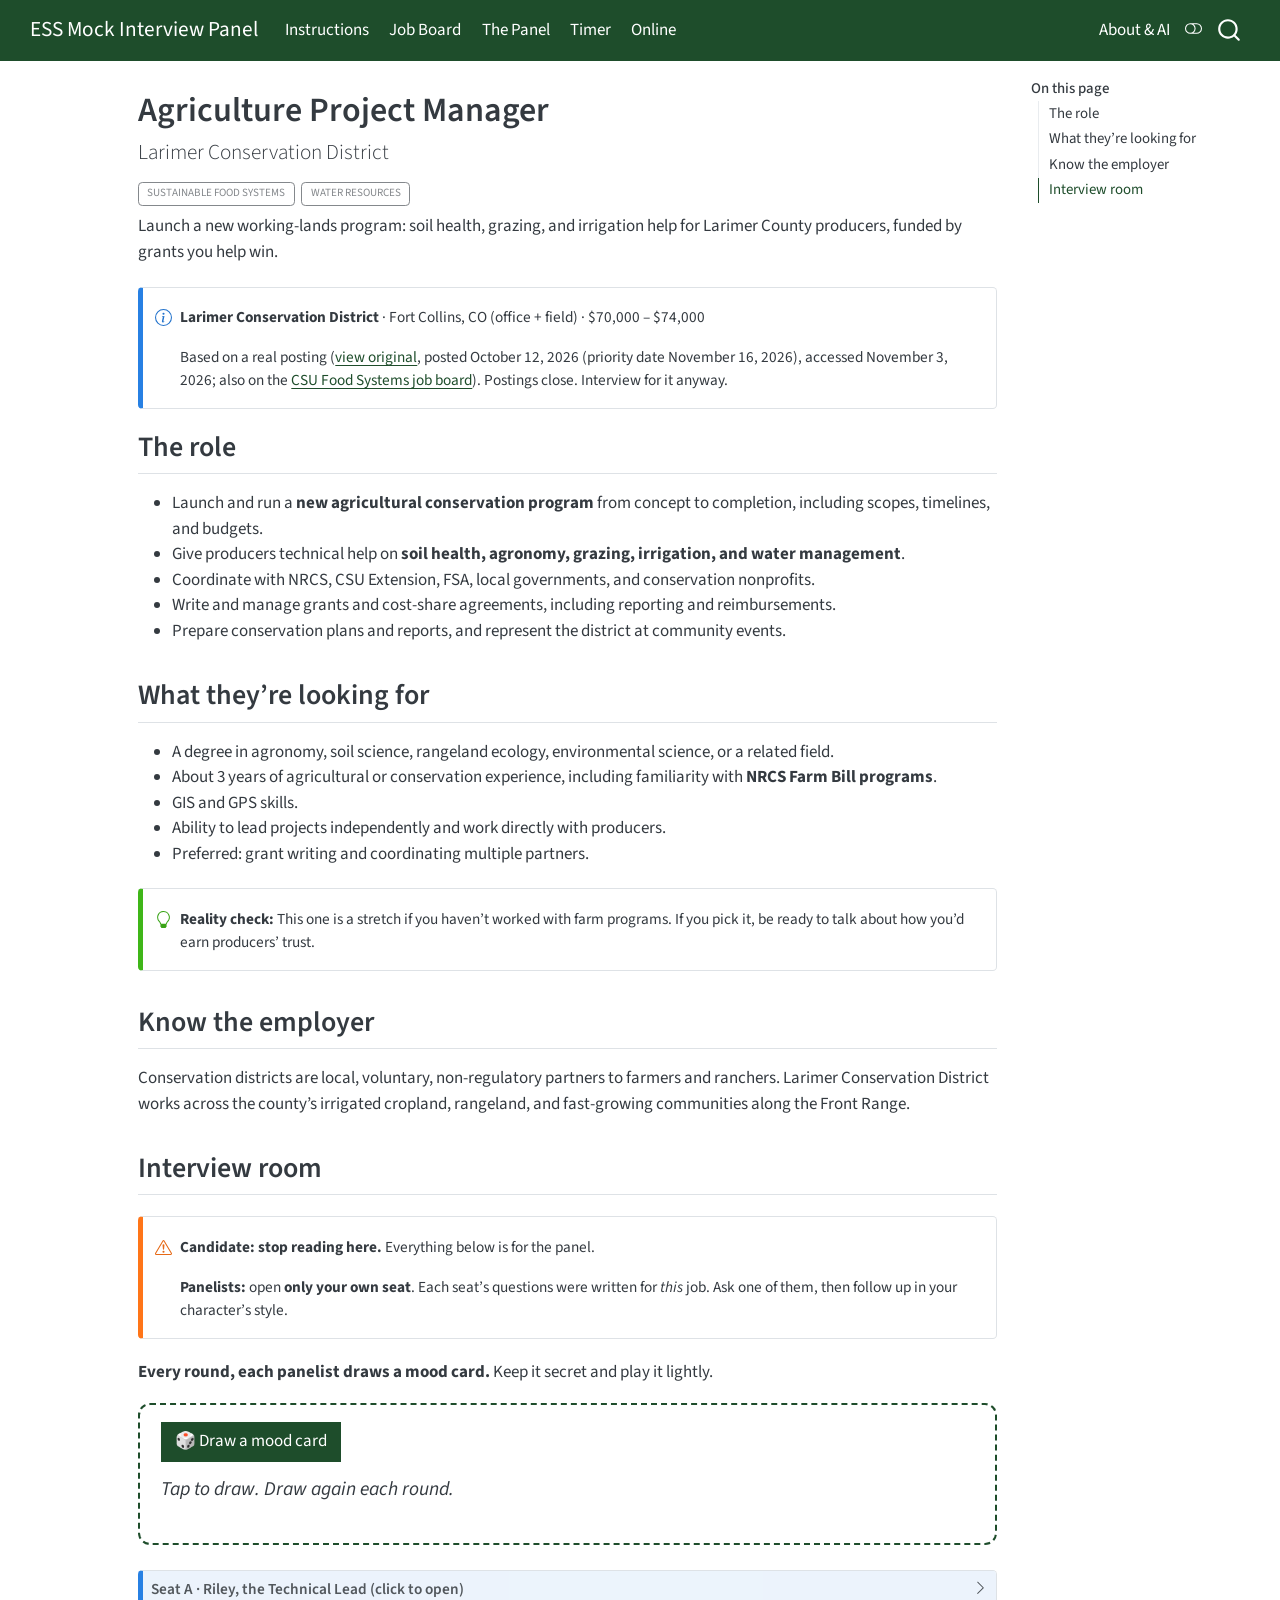
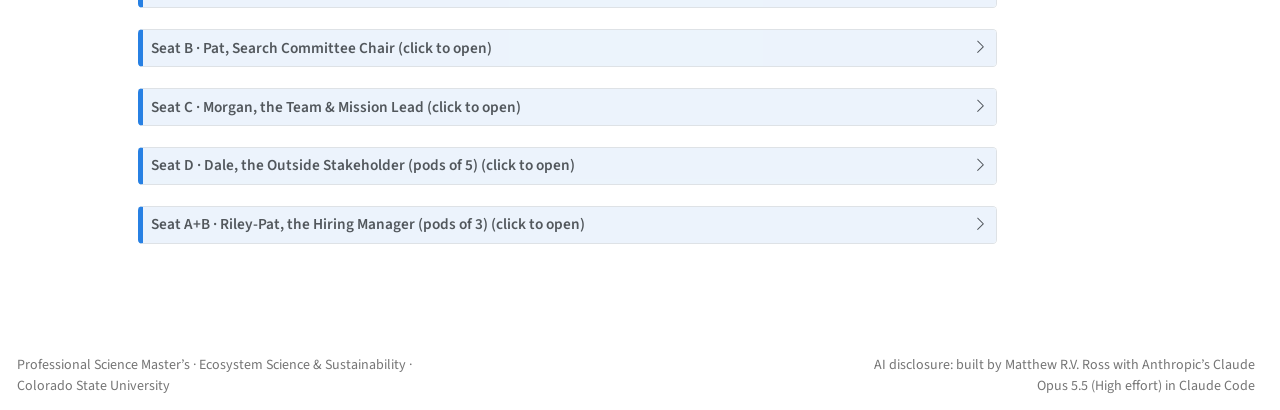
<file: jobs/larimer-cd-agriculture-project-manager.html>
<!DOCTYPE html>
<html xmlns="http://www.w3.org/1999/xhtml" lang="en" xml:lang="en"><head>

<meta charset="utf-8">
<meta name="generator" content="quarto-1.10.18">

<meta name="viewport" content="width=device-width, initial-scale=1.0, user-scalable=yes">

<meta name="description" content="Launch a new working-lands program: soil health, grazing, and irrigation help for Larimer County producers, funded by grants you help win.">

<title>Agriculture Project Manager – ESS Mock Interview Panel</title>
<style>
/* Default styles provided by pandoc.
** See https://pandoc.org/MANUAL.html#variables-for-html for config info.
*/
span.smallcaps{font-variant: small-caps;}
div.columns{display: flex; gap: 1.5em;}
div.column{flex: auto;}
@media screen {
div.columns{gap: min(4vw, 1.5em);}
div.column{overflow-x: auto;}
}
div.hanging-indent{margin-left: 1.5em; text-indent: -1.5em;}
ul.task-list{list-style: none;}
ul.task-list li input[type="checkbox"] {
  width: 0.8em;
  margin: 0 0.8em 0.2em -1em; /* quarto-specific, see https://github.com/quarto-dev/quarto-cli/issues/4556 */ 
  vertical-align: middle;
}
</style>


<script src="../site_libs/quarto-nav/quarto-nav.js"></script>
<script src="../site_libs/quarto-nav/headroom.min.js"></script>
<script src="../site_libs/clipboard/clipboard.min.js"></script>
<script src="../site_libs/quarto-search/autocomplete.umd.js"></script>
<script src="../site_libs/quarto-search/fuse.min.js"></script>
<script src="../site_libs/quarto-search/quarto-search.js"></script>
<meta name="quarto:offset" content="../">
<script src="../site_libs/quarto-html/quarto.js" type="module"></script>
<script src="../site_libs/quarto-html/tabsets/tabsets.js" type="module"></script>
<script src="../site_libs/quarto-html/popper.min.js"></script>
<script src="../site_libs/quarto-html/tippy.umd.min.js"></script>
<script src="../site_libs/quarto-html/anchor.min.js"></script>
<link href="../site_libs/quarto-html/tippy.css" rel="stylesheet">
<link href="../site_libs/quarto-html/quarto-syntax-highlighting-64a204ab8560d761af7679ceaba22944.css" rel="stylesheet" class="quarto-color-scheme" id="quarto-text-highlighting-styles">
<link href="../site_libs/quarto-html/quarto-syntax-highlighting-dark-b85bc7c33db8c58e0ec93c3465666fed.css" rel="stylesheet" class="quarto-color-scheme quarto-color-alternate" id="quarto-text-highlighting-styles">
<link href="../site_libs/quarto-html/quarto-syntax-highlighting-64a204ab8560d761af7679ceaba22944.css" rel="stylesheet" class="quarto-color-scheme-extra" id="quarto-text-highlighting-styles">
<script src="../site_libs/bootstrap/bootstrap.min.js"></script>
<link href="../site_libs/bootstrap/bootstrap-icons.css" rel="stylesheet">
<link href="../site_libs/bootstrap/bootstrap-185480ddaecdbc6b2efe8f050d7d3ad7.min.css" rel="stylesheet" append-hash="true" class="quarto-color-scheme" id="quarto-bootstrap" data-mode="light">
<link href="../site_libs/bootstrap/bootstrap-dark-569107f191ac27b854970ef12eceafb2.min.css" rel="stylesheet" append-hash="true" class="quarto-color-scheme quarto-color-alternate" id="quarto-bootstrap" data-mode="dark">
<link href="../site_libs/bootstrap/bootstrap-185480ddaecdbc6b2efe8f050d7d3ad7.min.css" rel="stylesheet" append-hash="true" class="quarto-color-scheme-extra" id="quarto-bootstrap" data-mode="light">
<script id="quarto-search-options" type="application/json">{
  "location": "navbar",
  "copy-button": false,
  "collapse-after": 3,
  "panel-placement": "end",
  "type": "overlay",
  "limit": 50,
  "keyboard-shortcut": [
    "f",
    "/",
    "s"
  ],
  "show-item-context": false,
  "language": {
    "search-no-results-text": "No results",
    "search-matching-documents-text": "matching documents",
    "search-copy-link-title": "Copy link to search",
    "search-hide-matches-text": "Hide additional matches",
    "search-more-match-text": "more match in this document",
    "search-more-matches-text": "more matches in this document",
    "search-clear-button-title": "Clear",
    "search-text-placeholder": "",
    "search-detached-cancel-button-title": "Cancel",
    "search-submit-button-title": "Submit",
    "search-label": "Search"
  }
}</script>
<style>html{ scroll-behavior: smooth; }</style>


<link rel="stylesheet" href="../styles/site.css">
</head>

<body class="nav-fixed quarto-light"><script id="quarto-html-before-body" type="application/javascript">
    const toggleBodyColorMode = (bsSheetEl) => {
      const mode = bsSheetEl.getAttribute("data-mode");
      const bodyEl = window.document.querySelector("body");
      if (mode === "dark") {
        bodyEl.classList.add("quarto-dark");
        bodyEl.classList.remove("quarto-light");
      } else {
        bodyEl.classList.add("quarto-light");
        bodyEl.classList.remove("quarto-dark");
      }
    }
    const toggleBodyColorPrimary = () => {
      const bsSheetEl = window.document.querySelector("link#quarto-bootstrap:not([rel=disabled-stylesheet])");
      if (bsSheetEl) {
        toggleBodyColorMode(bsSheetEl);
      }
    }
    const setColorSchemeToggle = (alternate) => {
      const toggles = window.document.querySelectorAll('.quarto-color-scheme-toggle');
      for (let i=0; i < toggles.length; i++) {
        const toggle = toggles[i];
        if (toggle) {
          if (alternate) {
            toggle.classList.add("alternate");
          } else {
            toggle.classList.remove("alternate");
          }
        }
      }
    };
    const toggleColorMode = (alternate) => {
      // Switch the stylesheets
      const primaryStylesheets = window.document.querySelectorAll('link.quarto-color-scheme:not(.quarto-color-alternate)');
      const alternateStylesheets = window.document.querySelectorAll('link.quarto-color-scheme.quarto-color-alternate');
      manageTransitions('#quarto-margin-sidebar .nav-link', false);
      if (alternate) {
        // note: dark is layered on light, we don't disable primary!
        enableStylesheet(alternateStylesheets);
        for (const sheetNode of alternateStylesheets) {
          if (sheetNode.id === "quarto-bootstrap") {
            toggleBodyColorMode(sheetNode);
          }
        }
      } else {
        disableStylesheet(alternateStylesheets);
        enableStylesheet(primaryStylesheets)
        toggleBodyColorPrimary();
      }
      manageTransitions('#quarto-margin-sidebar .nav-link', true);
      // Switch the toggles
      setColorSchemeToggle(alternate)
      // Hack to workaround the fact that safari doesn't
      // properly recolor the scrollbar when toggling (#1455)
      if (navigator.userAgent.indexOf('Safari') > 0 && navigator.userAgent.indexOf('Chrome') == -1) {
        manageTransitions("body", false);
        window.scrollTo(0, 1);
        setTimeout(() => {
          window.scrollTo(0, 0);
          manageTransitions("body", true);
        }, 40);
      }
    }
    const disableStylesheet = (stylesheets) => {
      for (let i=0; i < stylesheets.length; i++) {
        const stylesheet = stylesheets[i];
        stylesheet.rel = 'disabled-stylesheet';
      }
    }
    const enableStylesheet = (stylesheets) => {
      for (let i=0; i < stylesheets.length; i++) {
        const stylesheet = stylesheets[i];
        if(stylesheet.rel !== 'stylesheet') { // for Chrome, which will still FOUC without this check
          stylesheet.rel = 'stylesheet';
        }
      }
    }
    const manageTransitions = (selector, allowTransitions) => {
      const els = window.document.querySelectorAll(selector);
      for (let i=0; i < els.length; i++) {
        const el = els[i];
        if (allowTransitions) {
          el.classList.remove('notransition');
        } else {
          el.classList.add('notransition');
        }
      }
    }
    const isFileUrl = () => {
      return window.location.protocol === 'file:';
    }
    const hasAlternateSentinel = () => {
      let styleSentinel = getColorSchemeSentinel();
      if (styleSentinel !== null) {
        return styleSentinel === "alternate";
      } else {
        return false;
      }
    }
    const setStyleSentinel = (alternate) => {
      const value = alternate ? "alternate" : "default";
      if (!isFileUrl()) {
        window.localStorage.setItem("quarto-color-scheme", value);
      } else {
        localAlternateSentinel = value;
      }
    }
    const getColorSchemeSentinel = () => {
      if (!isFileUrl()) {
        const storageValue = window.localStorage.getItem("quarto-color-scheme");
        return storageValue != null ? storageValue : localAlternateSentinel;
      } else {
        return localAlternateSentinel;
      }
    }
    const toggleGiscusIfUsed = (isAlternate, darkModeDefault) => {
      const baseTheme = document.querySelector('#giscus-base-theme')?.value ?? 'light';
      const alternateTheme = document.querySelector('#giscus-alt-theme')?.value ?? 'dark';
      let newTheme = '';
      if(authorPrefersDark) {
        newTheme = isAlternate ? baseTheme : alternateTheme;
      } else {
        newTheme = isAlternate ? alternateTheme : baseTheme;
      }
      const changeGiscusTheme = () => {
        // From: https://github.com/giscus/giscus/issues/336
        const sendMessage = (message) => {
          const iframe = document.querySelector('iframe.giscus-frame');
          if (!iframe) return;
          iframe.contentWindow.postMessage({ giscus: message }, 'https://giscus.app');
        }
        sendMessage({
          setConfig: {
            theme: newTheme
          }
        });
      }
      const isGiscussLoaded = window.document.querySelector('iframe.giscus-frame') !== null;
      if (isGiscussLoaded) {
        changeGiscusTheme();
      }
    };
    const authorPrefersDark = false;
    const darkModeDefault = authorPrefersDark;
      document.querySelector('link#quarto-text-highlighting-styles.quarto-color-scheme-extra').rel = 'disabled-stylesheet';
      document.querySelector('link#quarto-bootstrap.quarto-color-scheme-extra').rel = 'disabled-stylesheet';
    let localAlternateSentinel = darkModeDefault ? 'alternate' : 'default';
    // Dark / light mode switch
    window.quartoToggleColorScheme = () => {
      // Read the current dark / light value
      let toAlternate = !hasAlternateSentinel();
      toggleColorMode(toAlternate);
      setStyleSentinel(toAlternate);
      toggleGiscusIfUsed(toAlternate, darkModeDefault);
      window.dispatchEvent(new Event('resize'));
    };
    // Switch to dark mode if need be
    if (hasAlternateSentinel()) {
      toggleColorMode(true);
    } else {
      toggleColorMode(false);
    }
  </script>

<div id="quarto-search-results"></div>
  <header id="quarto-header" class="headroom fixed-top">
    <nav class="navbar navbar-expand-lg " data-bs-theme="dark">
      <div class="navbar-container container-fluid">
      <div class="navbar-brand-container mx-auto">
    <a class="navbar-brand" href="../index.html">
    <span class="navbar-title">ESS Mock Interview Panel</span>
    </a>
  </div>
            <div id="quarto-search" class="" title="Search"></div>
          <button class="navbar-toggler" type="button" data-bs-toggle="collapse" data-bs-target="#navbarCollapse" aria-controls="navbarCollapse" role="menu" aria-expanded="false" aria-label="Toggle navigation" onclick="if (window.quartoToggleHeadroom) { window.quartoToggleHeadroom(); }">
  <span class="navbar-toggler-icon"></span>
</button>
          <div class="collapse navbar-collapse" id="navbarCollapse">
            <ul class="navbar-nav navbar-nav-scroll me-auto">
  <li class="nav-item">
    <a class="nav-link" href="../index.html"> 
<span class="menu-text">Instructions</span></a>
  </li>  
  <li class="nav-item">
    <a class="nav-link" href="../jobs.html"> 
<span class="menu-text">Job Board</span></a>
  </li>  
  <li class="nav-item">
    <a class="nav-link" href="../panel.html"> 
<span class="menu-text">The Panel</span></a>
  </li>  
  <li class="nav-item">
    <a class="nav-link" href="../timer.html"> 
<span class="menu-text">Timer</span></a>
  </li>  
  <li class="nav-item">
    <a class="nav-link" href="../online.html"> 
<span class="menu-text">Online</span></a>
  </li>  
</ul>
            <ul class="navbar-nav navbar-nav-scroll ms-auto">
  <li class="nav-item">
    <a class="nav-link" href="../about.html"> 
<span class="menu-text">About &amp; AI</span></a>
  </li>  
</ul>
          </div> <!-- /navcollapse -->
            <div class="quarto-navbar-tools">
  <a href="" class="quarto-color-scheme-toggle quarto-navigation-tool  px-1" onclick="window.quartoToggleColorScheme(); return false;" title="Toggle dark mode"><i class="bi"></i></a>
</div>
      </div> <!-- /container-fluid -->
    </nav>
</header>
<!-- content -->
<div id="quarto-content" class="quarto-container page-columns page-rows-contents page-layout-article page-navbar">
<!-- sidebar -->
<!-- margin-sidebar -->
    <div id="quarto-margin-sidebar" class="sidebar margin-sidebar">
        <nav id="TOC" role="doc-toc" class="toc-active">
    <h2 id="toc-title">On this page</h2>
   
  <ul class="collapse">
  <li><a href="#the-role" id="toc-the-role" class="nav-link active" data-scroll-target="#the-role">The role</a></li>
  <li><a href="#what-theyre-looking-for" id="toc-what-theyre-looking-for" class="nav-link" data-scroll-target="#what-theyre-looking-for">What they’re looking for</a></li>
  <li><a href="#know-the-employer" id="toc-know-the-employer" class="nav-link" data-scroll-target="#know-the-employer">Know the employer</a></li>
  <li><a href="#interview-room" id="toc-interview-room" class="nav-link" data-scroll-target="#interview-room">Interview room</a></li>
  </ul>
</nav>
    </div>
<!-- main -->
<main class="content" id="quarto-document-content">


<header id="title-block-header" class="quarto-title-block default">
<div class="quarto-title">
<h1 class="title">Agriculture Project Manager</h1>
<p class="subtitle lead">Larimer Conservation District</p>
  <div class="quarto-categories">
    <div class="quarto-category">Sustainable Food Systems</div>
    <div class="quarto-category">Water Resources</div>
  </div>
  </div>

<div>
  <div class="description">
    Launch a new working-lands program: soil health, grazing, and irrigation help for Larimer County producers, funded by grants you help win.
  </div>
</div>


<div class="quarto-title-meta">

    
  
    
  </div>
  


</header>


<div class="callout callout-style-simple callout-note">
<div class="callout-body d-flex">
<div class="callout-icon-container">
<i class="callout-icon"></i>
</div>
<div class="callout-body-container">
<p><strong>Larimer Conservation District</strong> · Fort Collins, CO (office + field) · $70,000 – $74,000</p>
<p>Based on a real posting (<a href="https://www.larimercd.org/jobs">view original</a>, posted October 12, 2026 (priority date November 16, 2026), accessed November 3, 2026; also on the <a href="https://foodsystems.colostate.edu/larimer-conservation-district-agriculture-project-manager/">CSU Food Systems job board</a>). Postings close. Interview for it anyway.</p>
</div>
</div>
</div>
<section id="the-role" class="level2">
<h2 class="anchored" data-anchor-id="the-role">The role</h2>
<ul>
<li>Launch and run a <strong>new agricultural conservation program</strong> from concept to completion, including scopes, timelines, and budgets.</li>
<li>Give producers technical help on <strong>soil health, agronomy, grazing, irrigation, and water management</strong>.</li>
<li>Coordinate with NRCS, CSU Extension, FSA, local governments, and conservation nonprofits.</li>
<li>Write and manage grants and cost-share agreements, including reporting and reimbursements.</li>
<li>Prepare conservation plans and reports, and represent the district at community events.</li>
</ul>
</section>
<section id="what-theyre-looking-for" class="level2">
<h2 class="anchored" data-anchor-id="what-theyre-looking-for">What they’re looking for</h2>
<ul>
<li>A degree in agronomy, soil science, rangeland ecology, environmental science, or a related field.</li>
<li>About 3 years of agricultural or conservation experience, including familiarity with <strong>NRCS Farm Bill programs</strong>.</li>
<li>GIS and GPS skills.</li>
<li>Ability to lead projects independently and work directly with producers.</li>
<li>Preferred: grant writing and coordinating multiple partners.</li>
</ul>
<div class="callout callout-style-simple callout-tip">
<div class="callout-body d-flex">
<div class="callout-icon-container">
<i class="callout-icon"></i>
</div>
<div class="callout-body-container">
<p><strong>Reality check:</strong> This one is a stretch if you haven’t worked with farm programs. If you pick it, be ready to talk about how you’d earn producers’ trust.</p>
</div>
</div>
</div>
</section>
<section id="know-the-employer" class="level2">
<h2 class="anchored" data-anchor-id="know-the-employer">Know the employer</h2>
<p>Conservation districts are local, voluntary, non-regulatory partners to farmers and ranchers. Larimer Conservation District works across the county’s irrigated cropland, rangeland, and fast-growing communities along the Front Range.</p>
</section>
<section id="interview-room" class="level2">
<h2 class="anchored" data-anchor-id="interview-room">Interview room</h2>
<div class="callout callout-style-simple callout-warning">
<div class="callout-body d-flex">
<div class="callout-icon-container">
<i class="callout-icon"></i>
</div>
<div class="callout-body-container">
<p><strong>Candidate: stop reading here.</strong> Everything below is for the panel.</p>
<p><strong>Panelists:</strong> open <strong>only your own seat</strong>. Each seat’s questions were written for <em>this</em> job. Ask one of them, then follow up in your character’s style.</p>
</div>
</div>
</div>
<p><strong>Every round, each panelist draws a mood card.</strong> Keep it secret and play it lightly.</p>
<style>
  #mood-box { border:2px dashed var(--bs-primary, #1E4D2B); border-radius:12px; padding:1rem 1.25rem; margin:1rem 0 1.5rem; }
  #mood-text { font-size:1.15rem; margin-top:.75rem; min-height:3rem; }
  #mood-text b { color: var(--bs-primary, #1E4D2B); }
</style>
<div id="mood-box">
  <button id="mood-btn" class="btn btn-primary">🎲 Draw a mood card</button>
  <button id="mood-hide" class="btn btn-outline-secondary btn-sm ms-2" hidden="">Hide</button>
  <div id="mood-text" aria-live="polite"><i>Tap to draw. Draw again each round.</i></div>
</div>
<script>
(function () {
  // ---- Add, edit, or remove mood cards here ----
  const MOODS = [
    ["Short on sleep", "A neighbor's car alarm went off twice overnight and you didn't sleep much. You're polite, just a little shorter with follow-ups than usual."],
    ["Budget meeting next", "You have a budget meeting right after this. At least once, ask what something would cost or how long it would take."],
    ["Long day of interviews", "This is your sixth interview today. You're attentive, but at one point you lose your place and ask them to remind you of something they already said."],
    ["Skimmed the résumé", "You only skimmed their résumé on the way in. Ask about one thing on it in a slightly wrong way and let them correct you."],
    ["Good news this morning", "A grant you've been waiting on came through this morning. You're warm and encouraging, which can make candidates relax a little too much."],
    ["Extra coffee", "You're on your third coffee. You talk a bit fast and ask one two-part question."],
    ["Just back from the field", "You got back from a week of fieldwork last night. You perk up at field stories and ask at least one follow-up about how things work on the ground."],
    ["Fresh from a conference", "You just got back from a conference with a lot of talk about AI. Ask how they'd use AI tools in this role."],
    ["Phone on the table", "You're waiting on a call from your kid's school. Glance at your phone once and ask them to repeat the last part of an answer."],
    ["New to the panel", "You joined the organization a month ago and this is your first hiring panel. You read your question straight from your notes."],
    ["Traffic on I-25", "You sat in traffic on I-25 for 40 minutes this morning. You're keen on efficiency and ask what the quickest workable approach would be."],
    ["The inherited script", "Your program runs on an R script written by someone who left years ago. You're hoping this person could take it over, so steer one question toward coding."],
    ["Didn't get to prep", "Meetings ran over and you didn't get to prepare. Open with \"So, tell me about yourself,\" and build your question off their answer."],
    ["Director is listening", "Your director is joining the panel today (imaginary, but you can feel them there). You're a bit more formal than usual."],
    ["Shared background", "You notice you share something with the candidate, like a hometown, a school, or a favorite trail. Mention it briefly."],
    ["Playing devil's advocate", "Push back once on a position the candidate takes, politely, to see how they respond to disagreement."]
  ];
  // ----------------------------------------------
  let last = -1;
  const txt = document.getElementById("mood-text"), hide = document.getElementById("mood-hide");
  document.getElementById("mood-btn").addEventListener("click", () => {
    let i; do { i = Math.floor(Math.random() * MOODS.length); } while (i === last && MOODS.length > 1);
    last = i;
    txt.innerHTML = "<b>" + MOODS[i][0] + ".</b> " + MOODS[i][1];
    hide.hidden = false;
  });
  hide.addEventListener("click", () => { txt.innerHTML = "<i>Hidden. Draw again next round.</i>"; hide.hidden = true; });
})();
</script>
<div class="callout callout-style-default callout-note no-icon callout-titled">
<div class="callout-header d-flex align-content-center collapsed" data-bs-toggle="collapse" data-bs-target=".callout-1-contents" aria-controls="callout-1" aria-expanded="false" aria-label="Toggle callout">
<div class="callout-icon-container">
<i class="callout-icon no-icon"></i>
</div>
<div class="callout-title-container flex-fill">
<span class="screen-reader-only">Note</span>Seat A · Riley, the Technical Lead (click to open)
</div>
<div class="callout-btn-toggle d-inline-block border-0 py-1 ps-1 pe-0 float-end"><i class="callout-toggle"></i></div>
</div>
<div id="callout-1" class="callout-1-contents callout-collapse collapse">
<div class="callout-body-container callout-body">
<p><strong>Here, you are:</strong> The district’s conservation planner and soil-health specialist. You work closely with NRCS.</p>
<p><strong>Ask one of these:</strong></p>
<ol type="1">
<li>“Walk me through how you’d assess soil health on a 300-acre irrigated field near Wellington. What would you measure, and how often?”</li>
<li>“We need to show a funder that this program changed something on the ground within two years. What data would you collect?”</li>
</ol>
<p><strong>Then follow up:</strong> when they use a buzzword (<em>modeled</em>, <em>analyzed</em>, <em>managed</em>, <em>data-driven</em>), ask <em>“What specifically did you do?”</em> or <em>“How would you know if that was wrong?”</em></p>
<details>
<summary>
More about Riley
</summary>
<p><strong>Story.</strong> A data feed your team depends on broke again last week, and you’ve been patching it ever since. You’ve been burned by hires who listed “R” and “GIS” on their résumé and then couldn’t clean a messy spreadsheet.</p>
<p><strong>Quirks.</strong> Friendly but literal. You ask for numbers (“How many sites? How many years?”) and take notes.</p>
<p><strong>Listen for:</strong> specific tools and steps, real QA/QC habits, and honesty about gaps.</p>
</details>
</div>
</div>
</div>
<div class="callout callout-style-default callout-note no-icon callout-titled">
<div class="callout-header d-flex align-content-center collapsed" data-bs-toggle="collapse" data-bs-target=".callout-2-contents" aria-controls="callout-2" aria-expanded="false" aria-label="Toggle callout">
<div class="callout-icon-container">
<i class="callout-icon no-icon"></i>
</div>
<div class="callout-title-container flex-fill">
<span class="screen-reader-only">Note</span>Seat B · Pat, Search Committee Chair (click to open)
</div>
<div class="callout-btn-toggle d-inline-block border-0 py-1 ps-1 pe-0 float-end"><i class="callout-toggle"></i></div>
</div>
<div id="callout-2" class="callout-2-contents callout-collapse collapse">
<div class="callout-body-container callout-body">
<p><strong>Here, you are:</strong> District Manager. You own the grant budget and answer to the district board.</p>
<p><strong>Ask one of these:</strong></p>
<ol type="1">
<li>“This program starts from scratch, funded by a new grant. What do you do in your first 90 days?”</li>
<li>“Our grant reimbursement report is due Friday, and two producers still haven’t turned in receipts. Walk me through your week.”</li>
</ol>
<p><strong>Then follow up:</strong> politely interrupt idealistic answers with <em>“That sounds great in a seminar. What’s the version we can deliver by Friday?”</em> If an answer runs past about 90 seconds: <em>“Give me the headline.”</em></p>
<details>
<summary>
More about Pat
</summary>
<p><strong>Story.</strong> You chair this search committee. Your puppy chewed up a corner of the carpet overnight, so the morning started early, and you have a budget meeting right after this. You love good science <em>that ships on time</em>.</p>
<p><strong>Quirks.</strong> You keep an eye on the clock.</p>
<p><strong>Listen for:</strong> prioritization, concrete deliverables, and concise answers.</p>
</details>
</div>
</div>
</div>
<div class="callout callout-style-default callout-note no-icon callout-titled">
<div class="callout-header d-flex align-content-center collapsed" data-bs-toggle="collapse" data-bs-target=".callout-3-contents" aria-controls="callout-3" aria-expanded="false" aria-label="Toggle callout">
<div class="callout-icon-container">
<i class="callout-icon no-icon"></i>
</div>
<div class="callout-title-container flex-fill">
<span class="screen-reader-only">Note</span>Seat C · Morgan, the Team &amp; Mission Lead (click to open)
</div>
<div class="callout-btn-toggle d-inline-block border-0 py-1 ps-1 pe-0 float-end"><i class="callout-toggle"></i></div>
</div>
<div id="callout-3" class="callout-3-contents callout-collapse collapse">
<div class="callout-body-container callout-body">
<p><strong>Here, you are:</strong> The district’s outreach and education coordinator.</p>
<p><strong>Ask one of these:</strong></p>
<ol type="1">
<li>“A producer tried cover crops five years ago, lost yield, and felt it cost them water. They’re skeptical of us now. How do you approach that first conversation?”</li>
<li>“Tell me about a time you had to earn trust from people who didn’t see you as one of them.”</li>
</ol>
<p><strong>Then follow up:</strong> <em>“What would the other person say happened?”</em> or <em>“What did that teach you about how you work?”</em> After each answer, pause for a few seconds before speaking.</p>
<details>
<summary>
More about Morgan
</summary>
<p><strong>Story.</strong> Last week you ran a field day for a group of ninth-graders, and it reminded you how hard it is to explain this work simply. You’ve seen strong scientists struggle because they couldn’t explain their work to a non-scientist or get along with the person at the next desk.</p>
<p><strong>Quirks.</strong> Warm, and comfortable with silence.</p>
<p><strong>Listen for:</strong> a real story (STAR), empathy, self-awareness, and plain language.</p>
</details>
</div>
</div>
</div>
<div class="callout callout-style-default callout-note no-icon callout-titled">
<div class="callout-header d-flex align-content-center collapsed" data-bs-toggle="collapse" data-bs-target=".callout-4-contents" aria-controls="callout-4" aria-expanded="false" aria-label="Toggle callout">
<div class="callout-icon-container">
<i class="callout-icon no-icon"></i>
</div>
<div class="callout-title-container flex-fill">
<span class="screen-reader-only">Note</span>Seat D · Dale, the Outside Stakeholder (pods of 5) (click to open)
</div>
<div class="callout-btn-toggle d-inline-block border-0 py-1 ps-1 pe-0 float-end"><i class="callout-toggle"></i></div>
</div>
<div id="callout-4" class="callout-4-contents callout-collapse collapse">
<div class="callout-body-container callout-body">
<p><strong>Here, you are:</strong> A third-generation farmer east of Fort Collins who also sits on a ditch company board.</p>
<p><strong>Ask one of these:</strong></p>
<ol type="1">
<li>“The last person from the government came out with a clipboard and never called back. Why would you be different?”</li>
<li>“If I change how I irrigate, does that put my water right at risk?”</li>
</ol>
<p><strong>Then follow up:</strong> say <em>“Huh?”</em> every time they use an acronym or jargon without explaining it.</p>
<details>
<summary>
More about Dale
</summary>
<p><strong>Story.</strong> You’re not on staff. You drove a couple of hours to sit in on this panel because this hire will be working with <em>you</em>.</p>
<p><strong>Quirks.</strong> Plainspoken and skeptical, but not hostile. If they actually listen, you warm up.</p>
<p><strong>Listen for:</strong> plain language, respect, and whether they ask <em>you</em> questions.</p>
</details>
</div>
</div>
</div>
<div class="callout callout-style-default callout-note no-icon callout-titled">
<div class="callout-header d-flex align-content-center collapsed" data-bs-toggle="collapse" data-bs-target=".callout-5-contents" aria-controls="callout-5" aria-expanded="false" aria-label="Toggle callout">
<div class="callout-icon-container">
<i class="callout-icon no-icon"></i>
</div>
<div class="callout-title-container flex-fill">
<span class="screen-reader-only">Note</span>Seat A+B · Riley-Pat, the Hiring Manager (pods of 3) (click to open)
</div>
<div class="callout-btn-toggle d-inline-block border-0 py-1 ps-1 pe-0 float-end"><i class="callout-toggle"></i></div>
</div>
<div id="callout-5" class="callout-5-contents callout-collapse collapse">
<div class="callout-body-container callout-body">
<p><strong>Pods of 3 only.</strong> You’re both Riley and Pat. Ask <strong>one Seat A question and one Seat B question</strong> from this job, and use both follow-ups: <em>“What specifically did you do?”</em> and <em>“What’s the version we can deliver by Friday?”</em></p>
</div>
</div>
</div>


</section>

</main> <!-- /main -->
<script id="quarto-html-after-body" type="application/javascript">
  window.document.addEventListener("DOMContentLoaded", function (event) {
    // Ensure there is a toggle, if there isn't float one in the top right
    if (window.document.querySelector('.quarto-color-scheme-toggle') === null) {
      const a = window.document.createElement('a');
      a.classList.add('top-right');
      a.classList.add('quarto-color-scheme-toggle');
      a.href = "";
      a.onclick = function() { try { window.quartoToggleColorScheme(); } catch {} return false; };
      const i = window.document.createElement("i");
      i.classList.add('bi');
      a.appendChild(i);
      window.document.body.appendChild(a);
    }
    setColorSchemeToggle(hasAlternateSentinel())
    const icon = "";
    const anchorJS = new window.AnchorJS();
    anchorJS.options = {
      placement: 'right',
      icon: icon
    };
    anchorJS.add('.anchored');
    const isCodeAnnotation = (el) => {
      for (const clz of el.classList) {
        if (clz.startsWith('code-annotation-')) {                     
          return true;
        }
      }
      return false;
    }
    const onCopySuccess = function(e) {
      // button target
      const button = e.trigger;
      // don't keep focus
      button.blur();
      // flash "checked"
      button.classList.add('code-copy-button-checked');
      var currentTitle = button.getAttribute("title");
      button.setAttribute("title", "Copied!");
      let tooltip;
      if (window.bootstrap) {
        button.setAttribute("data-bs-toggle", "tooltip");
        button.setAttribute("data-bs-placement", "left");
        button.setAttribute("data-bs-title", "Copied!");
        tooltip = new bootstrap.Tooltip(button, 
          { trigger: "manual", 
            customClass: "code-copy-button-tooltip",
            offset: [0, -8]});
        tooltip.show();    
      }
      setTimeout(function() {
        if (tooltip) {
          tooltip.hide();
          button.removeAttribute("data-bs-title");
          button.removeAttribute("data-bs-toggle");
          button.removeAttribute("data-bs-placement");
        }
        button.setAttribute("title", currentTitle);
        button.classList.remove('code-copy-button-checked');
      }, 1000);
      // clear code selection
      e.clearSelection();
    }
    const getTextToCopy = function(trigger) {
      const outerScaffold = trigger.parentElement.cloneNode(true);
      const codeEl = outerScaffold.querySelector('code');
      for (const childEl of codeEl.children) {
        if (isCodeAnnotation(childEl)) {
          childEl.remove();
        }
      }
      return codeEl.innerText;
    }
    const clipboard = new window.ClipboardJS('.code-copy-button:not([data-in-quarto-modal])', {
      text: getTextToCopy
    });
    clipboard.on('success', onCopySuccess);
    if (window.document.getElementById('quarto-embedded-source-code-modal')) {
      const clipboardModal = new window.ClipboardJS('.code-copy-button[data-in-quarto-modal]', {
        text: getTextToCopy,
        container: window.document.getElementById('quarto-embedded-source-code-modal')
      });
      clipboardModal.on('success', onCopySuccess);
    }
      var localhostRegex = new RegExp(/^(?:http|https):\/\/localhost\:?[0-9]*\//);
      var mailtoRegex = new RegExp(/^mailto:/);
        var filterRegex = new RegExp("https:\/\/matthewross07\.github\.io\/mock_interview\/");
      var isInternal = (href) => {
          return filterRegex.test(href) || localhostRegex.test(href) || mailtoRegex.test(href);
      }
      // Inspect non-navigation links and adorn them if external
     var links = window.document.querySelectorAll('a[href]:not(.nav-link):not(.navbar-brand):not(.toc-action):not(.sidebar-link):not(.sidebar-item-toggle):not(.pagination-link):not(.no-external):not([aria-hidden]):not(.dropdown-item):not(.quarto-navigation-tool):not(.about-link)');
      for (var i=0; i<links.length; i++) {
        const link = links[i];
        if (!isInternal(link.href)) {
          // undo the damage that might have been done by quarto-nav.js in the case of
          // links that we want to consider external
          if (link.dataset.originalHref !== undefined) {
            link.href = link.dataset.originalHref;
          }
        }
      }
    function tippyHover(el, contentFn, onTriggerFn, onUntriggerFn) {
      const config = {
        allowHTML: true,
        maxWidth: 500,
        delay: 100,
        arrow: false,
        appendTo: function(el) {
            return el.parentElement;
        },
        interactive: true,
        interactiveBorder: 10,
        theme: 'quarto',
        placement: 'bottom-start',
      };
      if (contentFn) {
        config.content = contentFn;
      }
      if (onTriggerFn) {
        config.onTrigger = onTriggerFn;
      }
      if (onUntriggerFn) {
        config.onUntrigger = onUntriggerFn;
      }
      window.tippy(el, config); 
    }
    const noterefs = window.document.querySelectorAll('a[role="doc-noteref"]');
    for (var i=0; i<noterefs.length; i++) {
      const ref = noterefs[i];
      tippyHover(ref, function() {
        // use id or data attribute instead here
        let href = ref.getAttribute('data-footnote-href') || ref.getAttribute('href');
        try { href = new URL(href).hash; } catch {}
        const id = href.replace(/^#\/?/, "");
        const note = window.document.getElementById(id);
        if (note) {
          return note.innerHTML;
        } else {
          return "";
        }
      });
    }
    const xrefs = window.document.querySelectorAll('a.quarto-xref');
    const processXRef = (id, note) => {
      // Strip column container classes
      const stripColumnClz = (el) => {
        el.classList.remove("page-full", "page-columns");
        if (el.children) {
          for (const child of el.children) {
            stripColumnClz(child);
          }
        }
      }
      stripColumnClz(note)
      if (id === null || id.startsWith('sec-')) {
        // Special case sections, only their first couple elements
        const container = document.createElement("div");
        if (note.children && note.children.length > 2) {
          container.appendChild(note.children[0].cloneNode(true));
          for (let i = 1; i < note.children.length; i++) {
            const child = note.children[i];
            if (child.tagName === "P" && child.innerText === "") {
              continue;
            } else {
              container.appendChild(child.cloneNode(true));
              break;
            }
          }
          if (window.Quarto?.typesetMath) {
            window.Quarto.typesetMath(container);
          }
          return container.innerHTML
        } else {
          if (window.Quarto?.typesetMath) {
            window.Quarto.typesetMath(note);
          }
          return note.innerHTML;
        }
      } else {
        // Remove any anchor links if they are present
        const anchorLink = note.querySelector('a.anchorjs-link');
        if (anchorLink) {
          anchorLink.remove();
        }
        if (window.Quarto?.typesetMath) {
          window.Quarto.typesetMath(note);
        }
        if (note.classList.contains("callout")) {
          return note.outerHTML;
        } else {
          return note.innerHTML;
        }
      }
    }
    for (var i=0; i<xrefs.length; i++) {
      const xref = xrefs[i];
      tippyHover(xref, undefined, function(instance) {
        instance.disable();
        let url = xref.getAttribute('href');
        let hash = undefined; 
        if (url.startsWith('#')) {
          hash = url;
        } else {
          try { hash = new URL(url).hash; } catch {}
        }
        if (hash) {
          const id = hash.replace(/^#\/?/, "");
          const note = window.document.getElementById(id);
          if (note !== null) {
            try {
              const html = processXRef(id, note.cloneNode(true));
              instance.setContent(html);
            } finally {
              instance.enable();
              instance.show();
            }
          } else {
            // See if we can fetch this
            fetch(url.split('#')[0])
            .then(res => res.text())
            .then(html => {
              const parser = new DOMParser();
              const htmlDoc = parser.parseFromString(html, "text/html");
              const note = htmlDoc.getElementById(id);
              if (note !== null) {
                const html = processXRef(id, note);
                instance.setContent(html);
              } 
            }).finally(() => {
              instance.enable();
              instance.show();
            });
          }
        } else {
          // See if we can fetch a full url (with no hash to target)
          // This is a special case and we should probably do some content thinning / targeting
          fetch(url)
          .then(res => res.text())
          .then(html => {
            const parser = new DOMParser();
            const htmlDoc = parser.parseFromString(html, "text/html");
            const note = htmlDoc.querySelector('main.content');
            if (note !== null) {
              // This should only happen for chapter cross references
              // (since there is no id in the URL)
              // remove the first header
              if (note.children.length > 0 && note.children[0].tagName === "HEADER") {
                note.children[0].remove();
              }
              const html = processXRef(null, note);
              instance.setContent(html);
            } 
          }).finally(() => {
            instance.enable();
            instance.show();
          });
        }
      }, function(instance) {
      });
    }
        let selectedAnnoteEl;
        const selectorForAnnotation = ( cell, annotation) => {
          let cellAttr = 'data-code-cell="' + cell + '"';
          let lineAttr = 'data-code-annotation="' +  annotation + '"';
          const selector = 'span[' + cellAttr + '][' + lineAttr + ']';
          return selector;
        }
        const selectCodeLines = (annoteEl) => {
          const doc = window.document;
          const targetCell = annoteEl.getAttribute("data-target-cell");
          const targetAnnotation = annoteEl.getAttribute("data-target-annotation");
          const annoteSpan = window.document.querySelector(selectorForAnnotation(targetCell, targetAnnotation));
          const lines = annoteSpan.getAttribute("data-code-lines").split(",");
          const lineIds = lines.map((line) => {
            return targetCell + "-" + line;
          })
          let top = null;
          let height = null;
          let parent = null;
          if (lineIds.length > 0) {
              //compute the position of the single el (top and bottom and make a div)
              const el = window.document.getElementById(lineIds[0]);
              top = el.offsetTop;
              height = el.offsetHeight;
              parent = el.parentElement.parentElement;
            if (lineIds.length > 1) {
              const lastEl = window.document.getElementById(lineIds[lineIds.length - 1]);
              const bottom = lastEl.offsetTop + lastEl.offsetHeight;
              height = bottom - top;
            }
            if (top !== null && height !== null && parent !== null) {
              // cook up a div (if necessary) and position it 
              let div = window.document.getElementById("code-annotation-line-highlight");
              if (div === null) {
                div = window.document.createElement("div");
                div.setAttribute("id", "code-annotation-line-highlight");
                div.style.position = 'absolute';
                parent.appendChild(div);
              }
              div.style.top = top - 2 + "px";
              div.style.height = height + 4 + "px";
              div.style.left = 0;
              let gutterDiv = window.document.getElementById("code-annotation-line-highlight-gutter");
              if (gutterDiv === null) {
                gutterDiv = window.document.createElement("div");
                gutterDiv.setAttribute("id", "code-annotation-line-highlight-gutter");
                gutterDiv.style.position = 'absolute';
                const codeCell = window.document.getElementById(targetCell);
                const gutter = codeCell.querySelector('.code-annotation-gutter');
                gutter.appendChild(gutterDiv);
              }
              gutterDiv.style.top = top - 2 + "px";
              gutterDiv.style.height = height + 4 + "px";
            }
            selectedAnnoteEl = annoteEl;
          }
        };
        const unselectCodeLines = () => {
          const elementsIds = ["code-annotation-line-highlight", "code-annotation-line-highlight-gutter"];
          elementsIds.forEach((elId) => {
            const div = window.document.getElementById(elId);
            if (div) {
              div.remove();
            }
          });
          selectedAnnoteEl = undefined;
        };
          // Handle positioning of the toggle
      window.addEventListener(
        "resize",
        throttle(() => {
          elRect = undefined;
          if (selectedAnnoteEl) {
            selectCodeLines(selectedAnnoteEl);
          }
        }, 10)
      );
      function throttle(fn, ms) {
      let throttle = false;
      let timer;
        return (...args) => {
          if(!throttle) { // first call gets through
              fn.apply(this, args);
              throttle = true;
          } else { // all the others get throttled
              if(timer) clearTimeout(timer); // cancel #2
              timer = setTimeout(() => {
                fn.apply(this, args);
                timer = throttle = false;
              }, ms);
          }
        };
      }
        // Attach click handler to the DT
        const annoteDls = window.document.querySelectorAll('dt[data-target-cell]');
        for (const annoteDlNode of annoteDls) {
          annoteDlNode.addEventListener('click', (event) => {
            const clickedEl = event.target;
            if (clickedEl !== selectedAnnoteEl) {
              unselectCodeLines();
              const activeEl = window.document.querySelector('dt[data-target-cell].code-annotation-active');
              if (activeEl) {
                activeEl.classList.remove('code-annotation-active');
              }
              selectCodeLines(clickedEl);
              clickedEl.classList.add('code-annotation-active');
            } else {
              // Unselect the line
              unselectCodeLines();
              clickedEl.classList.remove('code-annotation-active');
            }
          });
        }
    const findCites = (el) => {
      const parentEl = el.parentElement;
      if (parentEl) {
        const cites = parentEl.dataset.cites;
        if (cites) {
          return {
            el,
            cites: cites.split(' ')
          };
        } else {
          return findCites(el.parentElement)
        }
      } else {
        return undefined;
      }
    };
    var bibliorefs = window.document.querySelectorAll('a[role="doc-biblioref"]');
    for (var i=0; i<bibliorefs.length; i++) {
      const ref = bibliorefs[i];
      const citeInfo = findCites(ref);
      if (citeInfo) {
        tippyHover(citeInfo.el, function() {
          var popup = window.document.createElement('div');
          citeInfo.cites.forEach(function(cite) {
            var citeDiv = window.document.createElement('div');
            citeDiv.classList.add('hanging-indent');
            citeDiv.classList.add('csl-entry');
            var biblioDiv = window.document.getElementById('ref-' + cite);
            if (biblioDiv) {
              citeDiv.innerHTML = biblioDiv.innerHTML;
            }
            popup.appendChild(citeDiv);
          });
          return popup.innerHTML;
        });
      }
    }
  });
  </script>
</div> <!-- /content -->
<footer class="footer">
  <div class="nav-footer">
    <div class="nav-footer-left">
<p>Professional Science Master’s · Ecosystem Science &amp; Sustainability · Colorado State University</p>
</div>   
    <div class="nav-footer-center">
      &nbsp;
    </div>
    <div class="nav-footer-right">
      <ul class="footer-items list-unstyled">
    <li class="nav-item">
    <a class="nav-link" href="../about.html">
<p>AI disclosure: built by Matthew R.V. Ross with Anthropic’s Claude Opus 5.5 (High effort) in Claude Code</p>
</a>
  </li>  
</ul>
    </div>
  </div>
</footer>




<script src="../site_libs/quarto-html/zenscroll-min.js"></script>
</body></html>
</file>
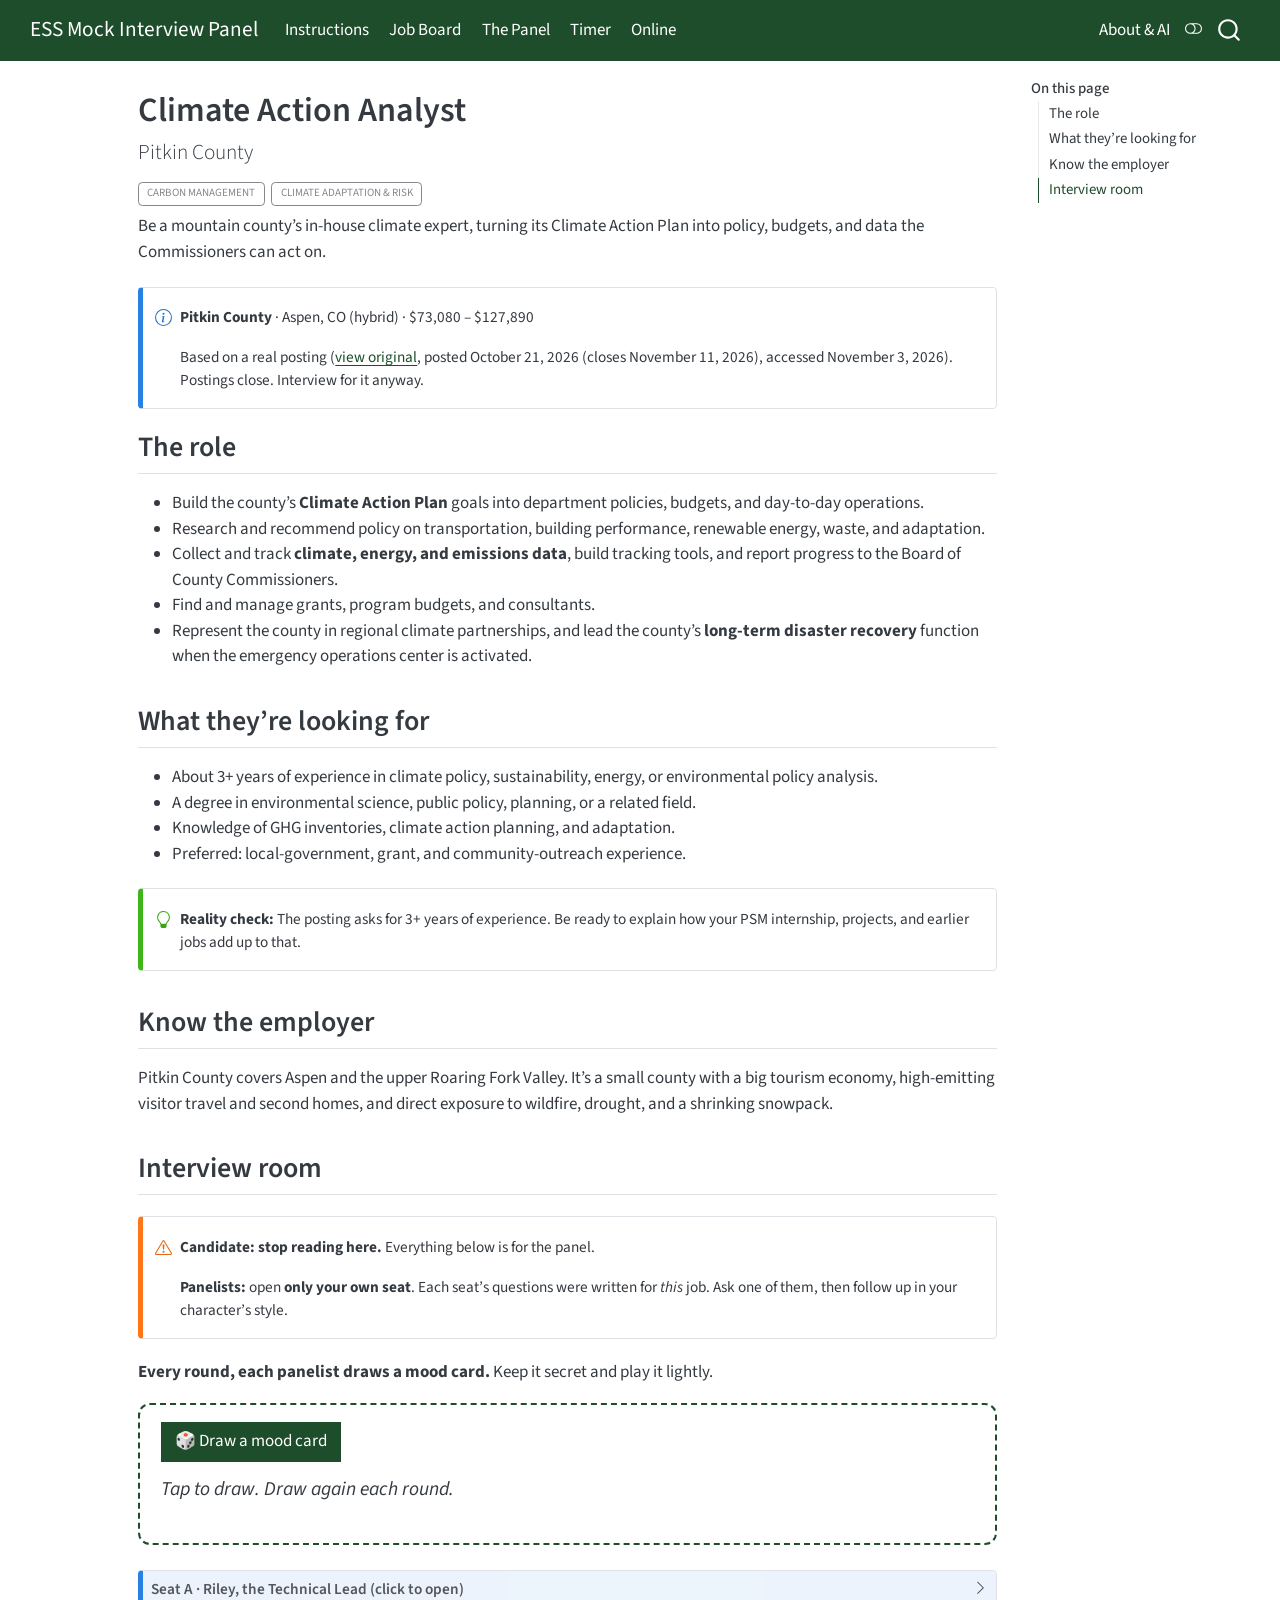
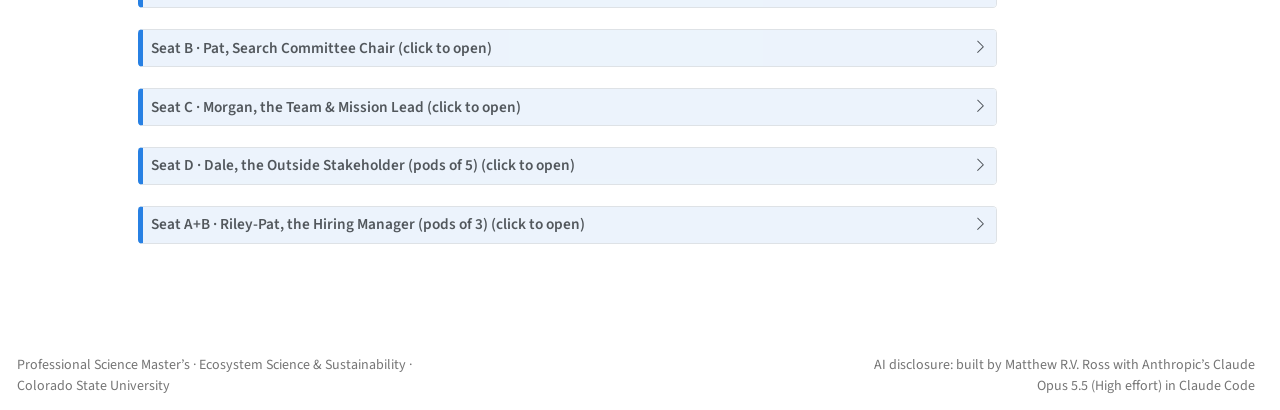
<file: jobs/pitkin-county-climate-action-analyst.html>
<!DOCTYPE html>
<html xmlns="http://www.w3.org/1999/xhtml" lang="en" xml:lang="en"><head>

<meta charset="utf-8">
<meta name="generator" content="quarto-1.10.18">

<meta name="viewport" content="width=device-width, initial-scale=1.0, user-scalable=yes">

<meta name="description" content="Be a mountain county’s in-house climate expert, turning its Climate Action Plan into policy, budgets, and data the Commissioners can act on.">

<title>Climate Action Analyst – ESS Mock Interview Panel</title>
<style>
/* Default styles provided by pandoc.
** See https://pandoc.org/MANUAL.html#variables-for-html for config info.
*/
span.smallcaps{font-variant: small-caps;}
div.columns{display: flex; gap: 1.5em;}
div.column{flex: auto;}
@media screen {
div.columns{gap: min(4vw, 1.5em);}
div.column{overflow-x: auto;}
}
div.hanging-indent{margin-left: 1.5em; text-indent: -1.5em;}
ul.task-list{list-style: none;}
ul.task-list li input[type="checkbox"] {
  width: 0.8em;
  margin: 0 0.8em 0.2em -1em; /* quarto-specific, see https://github.com/quarto-dev/quarto-cli/issues/4556 */ 
  vertical-align: middle;
}
</style>


<script src="../site_libs/quarto-nav/quarto-nav.js"></script>
<script src="../site_libs/quarto-nav/headroom.min.js"></script>
<script src="../site_libs/clipboard/clipboard.min.js"></script>
<script src="../site_libs/quarto-search/autocomplete.umd.js"></script>
<script src="../site_libs/quarto-search/fuse.min.js"></script>
<script src="../site_libs/quarto-search/quarto-search.js"></script>
<meta name="quarto:offset" content="../">
<script src="../site_libs/quarto-html/quarto.js" type="module"></script>
<script src="../site_libs/quarto-html/tabsets/tabsets.js" type="module"></script>
<script src="../site_libs/quarto-html/popper.min.js"></script>
<script src="../site_libs/quarto-html/tippy.umd.min.js"></script>
<script src="../site_libs/quarto-html/anchor.min.js"></script>
<link href="../site_libs/quarto-html/tippy.css" rel="stylesheet">
<link href="../site_libs/quarto-html/quarto-syntax-highlighting-64a204ab8560d761af7679ceaba22944.css" rel="stylesheet" class="quarto-color-scheme" id="quarto-text-highlighting-styles">
<link href="../site_libs/quarto-html/quarto-syntax-highlighting-dark-b85bc7c33db8c58e0ec93c3465666fed.css" rel="stylesheet" class="quarto-color-scheme quarto-color-alternate" id="quarto-text-highlighting-styles">
<link href="../site_libs/quarto-html/quarto-syntax-highlighting-64a204ab8560d761af7679ceaba22944.css" rel="stylesheet" class="quarto-color-scheme-extra" id="quarto-text-highlighting-styles">
<script src="../site_libs/bootstrap/bootstrap.min.js"></script>
<link href="../site_libs/bootstrap/bootstrap-icons.css" rel="stylesheet">
<link href="../site_libs/bootstrap/bootstrap-185480ddaecdbc6b2efe8f050d7d3ad7.min.css" rel="stylesheet" append-hash="true" class="quarto-color-scheme" id="quarto-bootstrap" data-mode="light">
<link href="../site_libs/bootstrap/bootstrap-dark-569107f191ac27b854970ef12eceafb2.min.css" rel="stylesheet" append-hash="true" class="quarto-color-scheme quarto-color-alternate" id="quarto-bootstrap" data-mode="dark">
<link href="../site_libs/bootstrap/bootstrap-185480ddaecdbc6b2efe8f050d7d3ad7.min.css" rel="stylesheet" append-hash="true" class="quarto-color-scheme-extra" id="quarto-bootstrap" data-mode="light">
<script id="quarto-search-options" type="application/json">{
  "location": "navbar",
  "copy-button": false,
  "collapse-after": 3,
  "panel-placement": "end",
  "type": "overlay",
  "limit": 50,
  "keyboard-shortcut": [
    "f",
    "/",
    "s"
  ],
  "show-item-context": false,
  "language": {
    "search-no-results-text": "No results",
    "search-matching-documents-text": "matching documents",
    "search-copy-link-title": "Copy link to search",
    "search-hide-matches-text": "Hide additional matches",
    "search-more-match-text": "more match in this document",
    "search-more-matches-text": "more matches in this document",
    "search-clear-button-title": "Clear",
    "search-text-placeholder": "",
    "search-detached-cancel-button-title": "Cancel",
    "search-submit-button-title": "Submit",
    "search-label": "Search"
  }
}</script>
<style>html{ scroll-behavior: smooth; }</style>


<link rel="stylesheet" href="../styles/site.css">
</head>

<body class="nav-fixed quarto-light"><script id="quarto-html-before-body" type="application/javascript">
    const toggleBodyColorMode = (bsSheetEl) => {
      const mode = bsSheetEl.getAttribute("data-mode");
      const bodyEl = window.document.querySelector("body");
      if (mode === "dark") {
        bodyEl.classList.add("quarto-dark");
        bodyEl.classList.remove("quarto-light");
      } else {
        bodyEl.classList.add("quarto-light");
        bodyEl.classList.remove("quarto-dark");
      }
    }
    const toggleBodyColorPrimary = () => {
      const bsSheetEl = window.document.querySelector("link#quarto-bootstrap:not([rel=disabled-stylesheet])");
      if (bsSheetEl) {
        toggleBodyColorMode(bsSheetEl);
      }
    }
    const setColorSchemeToggle = (alternate) => {
      const toggles = window.document.querySelectorAll('.quarto-color-scheme-toggle');
      for (let i=0; i < toggles.length; i++) {
        const toggle = toggles[i];
        if (toggle) {
          if (alternate) {
            toggle.classList.add("alternate");
          } else {
            toggle.classList.remove("alternate");
          }
        }
      }
    };
    const toggleColorMode = (alternate) => {
      // Switch the stylesheets
      const primaryStylesheets = window.document.querySelectorAll('link.quarto-color-scheme:not(.quarto-color-alternate)');
      const alternateStylesheets = window.document.querySelectorAll('link.quarto-color-scheme.quarto-color-alternate');
      manageTransitions('#quarto-margin-sidebar .nav-link', false);
      if (alternate) {
        // note: dark is layered on light, we don't disable primary!
        enableStylesheet(alternateStylesheets);
        for (const sheetNode of alternateStylesheets) {
          if (sheetNode.id === "quarto-bootstrap") {
            toggleBodyColorMode(sheetNode);
          }
        }
      } else {
        disableStylesheet(alternateStylesheets);
        enableStylesheet(primaryStylesheets)
        toggleBodyColorPrimary();
      }
      manageTransitions('#quarto-margin-sidebar .nav-link', true);
      // Switch the toggles
      setColorSchemeToggle(alternate)
      // Hack to workaround the fact that safari doesn't
      // properly recolor the scrollbar when toggling (#1455)
      if (navigator.userAgent.indexOf('Safari') > 0 && navigator.userAgent.indexOf('Chrome') == -1) {
        manageTransitions("body", false);
        window.scrollTo(0, 1);
        setTimeout(() => {
          window.scrollTo(0, 0);
          manageTransitions("body", true);
        }, 40);
      }
    }
    const disableStylesheet = (stylesheets) => {
      for (let i=0; i < stylesheets.length; i++) {
        const stylesheet = stylesheets[i];
        stylesheet.rel = 'disabled-stylesheet';
      }
    }
    const enableStylesheet = (stylesheets) => {
      for (let i=0; i < stylesheets.length; i++) {
        const stylesheet = stylesheets[i];
        if(stylesheet.rel !== 'stylesheet') { // for Chrome, which will still FOUC without this check
          stylesheet.rel = 'stylesheet';
        }
      }
    }
    const manageTransitions = (selector, allowTransitions) => {
      const els = window.document.querySelectorAll(selector);
      for (let i=0; i < els.length; i++) {
        const el = els[i];
        if (allowTransitions) {
          el.classList.remove('notransition');
        } else {
          el.classList.add('notransition');
        }
      }
    }
    const isFileUrl = () => {
      return window.location.protocol === 'file:';
    }
    const hasAlternateSentinel = () => {
      let styleSentinel = getColorSchemeSentinel();
      if (styleSentinel !== null) {
        return styleSentinel === "alternate";
      } else {
        return false;
      }
    }
    const setStyleSentinel = (alternate) => {
      const value = alternate ? "alternate" : "default";
      if (!isFileUrl()) {
        window.localStorage.setItem("quarto-color-scheme", value);
      } else {
        localAlternateSentinel = value;
      }
    }
    const getColorSchemeSentinel = () => {
      if (!isFileUrl()) {
        const storageValue = window.localStorage.getItem("quarto-color-scheme");
        return storageValue != null ? storageValue : localAlternateSentinel;
      } else {
        return localAlternateSentinel;
      }
    }
    const toggleGiscusIfUsed = (isAlternate, darkModeDefault) => {
      const baseTheme = document.querySelector('#giscus-base-theme')?.value ?? 'light';
      const alternateTheme = document.querySelector('#giscus-alt-theme')?.value ?? 'dark';
      let newTheme = '';
      if(authorPrefersDark) {
        newTheme = isAlternate ? baseTheme : alternateTheme;
      } else {
        newTheme = isAlternate ? alternateTheme : baseTheme;
      }
      const changeGiscusTheme = () => {
        // From: https://github.com/giscus/giscus/issues/336
        const sendMessage = (message) => {
          const iframe = document.querySelector('iframe.giscus-frame');
          if (!iframe) return;
          iframe.contentWindow.postMessage({ giscus: message }, 'https://giscus.app');
        }
        sendMessage({
          setConfig: {
            theme: newTheme
          }
        });
      }
      const isGiscussLoaded = window.document.querySelector('iframe.giscus-frame') !== null;
      if (isGiscussLoaded) {
        changeGiscusTheme();
      }
    };
    const authorPrefersDark = false;
    const darkModeDefault = authorPrefersDark;
      document.querySelector('link#quarto-text-highlighting-styles.quarto-color-scheme-extra').rel = 'disabled-stylesheet';
      document.querySelector('link#quarto-bootstrap.quarto-color-scheme-extra').rel = 'disabled-stylesheet';
    let localAlternateSentinel = darkModeDefault ? 'alternate' : 'default';
    // Dark / light mode switch
    window.quartoToggleColorScheme = () => {
      // Read the current dark / light value
      let toAlternate = !hasAlternateSentinel();
      toggleColorMode(toAlternate);
      setStyleSentinel(toAlternate);
      toggleGiscusIfUsed(toAlternate, darkModeDefault);
      window.dispatchEvent(new Event('resize'));
    };
    // Switch to dark mode if need be
    if (hasAlternateSentinel()) {
      toggleColorMode(true);
    } else {
      toggleColorMode(false);
    }
  </script>

<div id="quarto-search-results"></div>
  <header id="quarto-header" class="headroom fixed-top">
    <nav class="navbar navbar-expand-lg " data-bs-theme="dark">
      <div class="navbar-container container-fluid">
      <div class="navbar-brand-container mx-auto">
    <a class="navbar-brand" href="../index.html">
    <span class="navbar-title">ESS Mock Interview Panel</span>
    </a>
  </div>
            <div id="quarto-search" class="" title="Search"></div>
          <button class="navbar-toggler" type="button" data-bs-toggle="collapse" data-bs-target="#navbarCollapse" aria-controls="navbarCollapse" role="menu" aria-expanded="false" aria-label="Toggle navigation" onclick="if (window.quartoToggleHeadroom) { window.quartoToggleHeadroom(); }">
  <span class="navbar-toggler-icon"></span>
</button>
          <div class="collapse navbar-collapse" id="navbarCollapse">
            <ul class="navbar-nav navbar-nav-scroll me-auto">
  <li class="nav-item">
    <a class="nav-link" href="../index.html"> 
<span class="menu-text">Instructions</span></a>
  </li>  
  <li class="nav-item">
    <a class="nav-link" href="../jobs.html"> 
<span class="menu-text">Job Board</span></a>
  </li>  
  <li class="nav-item">
    <a class="nav-link" href="../panel.html"> 
<span class="menu-text">The Panel</span></a>
  </li>  
  <li class="nav-item">
    <a class="nav-link" href="../timer.html"> 
<span class="menu-text">Timer</span></a>
  </li>  
  <li class="nav-item">
    <a class="nav-link" href="../online.html"> 
<span class="menu-text">Online</span></a>
  </li>  
</ul>
            <ul class="navbar-nav navbar-nav-scroll ms-auto">
  <li class="nav-item">
    <a class="nav-link" href="../about.html"> 
<span class="menu-text">About &amp; AI</span></a>
  </li>  
</ul>
          </div> <!-- /navcollapse -->
            <div class="quarto-navbar-tools">
  <a href="" class="quarto-color-scheme-toggle quarto-navigation-tool  px-1" onclick="window.quartoToggleColorScheme(); return false;" title="Toggle dark mode"><i class="bi"></i></a>
</div>
      </div> <!-- /container-fluid -->
    </nav>
</header>
<!-- content -->
<div id="quarto-content" class="quarto-container page-columns page-rows-contents page-layout-article page-navbar">
<!-- sidebar -->
<!-- margin-sidebar -->
    <div id="quarto-margin-sidebar" class="sidebar margin-sidebar">
        <nav id="TOC" role="doc-toc" class="toc-active">
    <h2 id="toc-title">On this page</h2>
   
  <ul class="collapse">
  <li><a href="#the-role" id="toc-the-role" class="nav-link active" data-scroll-target="#the-role">The role</a></li>
  <li><a href="#what-theyre-looking-for" id="toc-what-theyre-looking-for" class="nav-link" data-scroll-target="#what-theyre-looking-for">What they’re looking for</a></li>
  <li><a href="#know-the-employer" id="toc-know-the-employer" class="nav-link" data-scroll-target="#know-the-employer">Know the employer</a></li>
  <li><a href="#interview-room" id="toc-interview-room" class="nav-link" data-scroll-target="#interview-room">Interview room</a></li>
  </ul>
</nav>
    </div>
<!-- main -->
<main class="content" id="quarto-document-content">


<header id="title-block-header" class="quarto-title-block default">
<div class="quarto-title">
<h1 class="title">Climate Action Analyst</h1>
<p class="subtitle lead">Pitkin County</p>
  <div class="quarto-categories">
    <div class="quarto-category">Carbon Management</div>
    <div class="quarto-category">Climate Adaptation &amp; Risk</div>
  </div>
  </div>

<div>
  <div class="description">
    Be a mountain county’s in-house climate expert, turning its Climate Action Plan into policy, budgets, and data the Commissioners can act on.
  </div>
</div>


<div class="quarto-title-meta">

    
  
    
  </div>
  


</header>


<div class="callout callout-style-simple callout-note">
<div class="callout-body d-flex">
<div class="callout-icon-container">
<i class="callout-icon"></i>
</div>
<div class="callout-body-container">
<p><strong>Pitkin County</strong> · Aspen, CO (hybrid) · $73,080 – $127,890</p>
<p>Based on a real posting (<a href="https://www.governmentjobs.com/careers/pitkin/jobs/5487174">view original</a>, posted October 21, 2026 (closes November 11, 2026), accessed November 3, 2026). Postings close. Interview for it anyway.</p>
</div>
</div>
</div>
<section id="the-role" class="level2">
<h2 class="anchored" data-anchor-id="the-role">The role</h2>
<ul>
<li>Build the county’s <strong>Climate Action Plan</strong> goals into department policies, budgets, and day-to-day operations.</li>
<li>Research and recommend policy on transportation, building performance, renewable energy, waste, and adaptation.</li>
<li>Collect and track <strong>climate, energy, and emissions data</strong>, build tracking tools, and report progress to the Board of County Commissioners.</li>
<li>Find and manage grants, program budgets, and consultants.</li>
<li>Represent the county in regional climate partnerships, and lead the county’s <strong>long-term disaster recovery</strong> function when the emergency operations center is activated.</li>
</ul>
</section>
<section id="what-theyre-looking-for" class="level2">
<h2 class="anchored" data-anchor-id="what-theyre-looking-for">What they’re looking for</h2>
<ul>
<li>About 3+ years of experience in climate policy, sustainability, energy, or environmental policy analysis.</li>
<li>A degree in environmental science, public policy, planning, or a related field.</li>
<li>Knowledge of GHG inventories, climate action planning, and adaptation.</li>
<li>Preferred: local-government, grant, and community-outreach experience.</li>
</ul>
<div class="callout callout-style-simple callout-tip">
<div class="callout-body d-flex">
<div class="callout-icon-container">
<i class="callout-icon"></i>
</div>
<div class="callout-body-container">
<p><strong>Reality check:</strong> The posting asks for 3+ years of experience. Be ready to explain how your PSM internship, projects, and earlier jobs add up to that.</p>
</div>
</div>
</div>
</section>
<section id="know-the-employer" class="level2">
<h2 class="anchored" data-anchor-id="know-the-employer">Know the employer</h2>
<p>Pitkin County covers Aspen and the upper Roaring Fork Valley. It’s a small county with a big tourism economy, high-emitting visitor travel and second homes, and direct exposure to wildfire, drought, and a shrinking snowpack.</p>
</section>
<section id="interview-room" class="level2">
<h2 class="anchored" data-anchor-id="interview-room">Interview room</h2>
<div class="callout callout-style-simple callout-warning">
<div class="callout-body d-flex">
<div class="callout-icon-container">
<i class="callout-icon"></i>
</div>
<div class="callout-body-container">
<p><strong>Candidate: stop reading here.</strong> Everything below is for the panel.</p>
<p><strong>Panelists:</strong> open <strong>only your own seat</strong>. Each seat’s questions were written for <em>this</em> job. Ask one of them, then follow up in your character’s style.</p>
</div>
</div>
</div>
<p><strong>Every round, each panelist draws a mood card.</strong> Keep it secret and play it lightly.</p>
<style>
  #mood-box { border:2px dashed var(--bs-primary, #1E4D2B); border-radius:12px; padding:1rem 1.25rem; margin:1rem 0 1.5rem; }
  #mood-text { font-size:1.15rem; margin-top:.75rem; min-height:3rem; }
  #mood-text b { color: var(--bs-primary, #1E4D2B); }
</style>
<div id="mood-box">
  <button id="mood-btn" class="btn btn-primary">🎲 Draw a mood card</button>
  <button id="mood-hide" class="btn btn-outline-secondary btn-sm ms-2" hidden="">Hide</button>
  <div id="mood-text" aria-live="polite"><i>Tap to draw. Draw again each round.</i></div>
</div>
<script>
(function () {
  // ---- Add, edit, or remove mood cards here ----
  const MOODS = [
    ["Short on sleep", "A neighbor's car alarm went off twice overnight and you didn't sleep much. You're polite, just a little shorter with follow-ups than usual."],
    ["Budget meeting next", "You have a budget meeting right after this. At least once, ask what something would cost or how long it would take."],
    ["Long day of interviews", "This is your sixth interview today. You're attentive, but at one point you lose your place and ask them to remind you of something they already said."],
    ["Skimmed the résumé", "You only skimmed their résumé on the way in. Ask about one thing on it in a slightly wrong way and let them correct you."],
    ["Good news this morning", "A grant you've been waiting on came through this morning. You're warm and encouraging, which can make candidates relax a little too much."],
    ["Extra coffee", "You're on your third coffee. You talk a bit fast and ask one two-part question."],
    ["Just back from the field", "You got back from a week of fieldwork last night. You perk up at field stories and ask at least one follow-up about how things work on the ground."],
    ["Fresh from a conference", "You just got back from a conference with a lot of talk about AI. Ask how they'd use AI tools in this role."],
    ["Phone on the table", "You're waiting on a call from your kid's school. Glance at your phone once and ask them to repeat the last part of an answer."],
    ["New to the panel", "You joined the organization a month ago and this is your first hiring panel. You read your question straight from your notes."],
    ["Traffic on I-25", "You sat in traffic on I-25 for 40 minutes this morning. You're keen on efficiency and ask what the quickest workable approach would be."],
    ["The inherited script", "Your program runs on an R script written by someone who left years ago. You're hoping this person could take it over, so steer one question toward coding."],
    ["Didn't get to prep", "Meetings ran over and you didn't get to prepare. Open with \"So, tell me about yourself,\" and build your question off their answer."],
    ["Director is listening", "Your director is joining the panel today (imaginary, but you can feel them there). You're a bit more formal than usual."],
    ["Shared background", "You notice you share something with the candidate, like a hometown, a school, or a favorite trail. Mention it briefly."],
    ["Playing devil's advocate", "Push back once on a position the candidate takes, politely, to see how they respond to disagreement."]
  ];
  // ----------------------------------------------
  let last = -1;
  const txt = document.getElementById("mood-text"), hide = document.getElementById("mood-hide");
  document.getElementById("mood-btn").addEventListener("click", () => {
    let i; do { i = Math.floor(Math.random() * MOODS.length); } while (i === last && MOODS.length > 1);
    last = i;
    txt.innerHTML = "<b>" + MOODS[i][0] + ".</b> " + MOODS[i][1];
    hide.hidden = false;
  });
  hide.addEventListener("click", () => { txt.innerHTML = "<i>Hidden. Draw again next round.</i>"; hide.hidden = true; });
})();
</script>
<div class="callout callout-style-default callout-note no-icon callout-titled">
<div class="callout-header d-flex align-content-center collapsed" data-bs-toggle="collapse" data-bs-target=".callout-1-contents" aria-controls="callout-1" aria-expanded="false" aria-label="Toggle callout">
<div class="callout-icon-container">
<i class="callout-icon no-icon"></i>
</div>
<div class="callout-title-container flex-fill">
<span class="screen-reader-only">Note</span>Seat A · Riley, the Technical Lead (click to open)
</div>
<div class="callout-btn-toggle d-inline-block border-0 py-1 ps-1 pe-0 float-end"><i class="callout-toggle"></i></div>
</div>
<div id="callout-1" class="callout-1-contents callout-collapse collapse">
<div class="callout-body-container callout-body">
<p><strong>Here, you are:</strong> The county’s data and GIS manager, and its contact for the regional emissions inventory.</p>
<p><strong>Ask one of these:</strong></p>
<ol type="1">
<li>“Our emissions inventory is two years old and partly modeled. How would you track Climate Action Plan progress between inventories?”</li>
<li>“Visitor air travel and second homes are huge here. How would you decide what counts as ‘our’ emissions and what doesn’t?”</li>
</ol>
<p><strong>Then follow up:</strong> when they use a buzzword (<em>modeled</em>, <em>analyzed</em>, <em>managed</em>, <em>data-driven</em>), ask <em>“What specifically did you do?”</em> or <em>“How would you know if that was wrong?”</em></p>
<details>
<summary>
More about Riley
</summary>
<p><strong>Story.</strong> A data feed your team depends on broke again last week, and you’ve been patching it ever since. You’ve been burned by hires who listed “R” and “GIS” on their résumé and then couldn’t clean a messy spreadsheet.</p>
<p><strong>Quirks.</strong> Friendly but literal. You ask for numbers (“How many sites? How many years?”) and take notes.</p>
<p><strong>Listen for:</strong> specific tools and steps, real QA/QC habits, and honesty about gaps.</p>
</details>
</div>
</div>
</div>
<div class="callout callout-style-default callout-note no-icon callout-titled">
<div class="callout-header d-flex align-content-center collapsed" data-bs-toggle="collapse" data-bs-target=".callout-2-contents" aria-controls="callout-2" aria-expanded="false" aria-label="Toggle callout">
<div class="callout-icon-container">
<i class="callout-icon no-icon"></i>
</div>
<div class="callout-title-container flex-fill">
<span class="screen-reader-only">Note</span>Seat B · Pat, Search Committee Chair (click to open)
</div>
<div class="callout-btn-toggle d-inline-block border-0 py-1 ps-1 pe-0 float-end"><i class="callout-toggle"></i></div>
</div>
<div id="callout-2" class="callout-2-contents callout-collapse collapse">
<div class="callout-body-container callout-body">
<p><strong>Here, you are:</strong> Assistant County Manager. You own the budget and the Commissioners’ agenda.</p>
<p><strong>Ask one of these:</strong></p>
<ol type="1">
<li>“The Commissioners want to know on Tuesday whether we’re on track with the Climate Action Plan. What goes on your one slide?”</li>
<li>“We have $50,000 in grant match and three departments that want it: buildings, transit, and wildfire mitigation. How would you recommend splitting it?”</li>
</ol>
<p><strong>Then follow up:</strong> politely interrupt idealistic answers with <em>“That sounds great in a seminar. What’s the version we can deliver by Friday?”</em> If an answer runs past about 90 seconds: <em>“Give me the headline.”</em></p>
<details>
<summary>
More about Pat
</summary>
<p><strong>Story.</strong> You chair this search committee. Your puppy chewed up a corner of the carpet overnight, so the morning started early, and you have a budget meeting right after this. You love good science <em>that ships on time</em>.</p>
<p><strong>Quirks.</strong> You keep an eye on the clock.</p>
<p><strong>Listen for:</strong> prioritization, concrete deliverables, and concise answers.</p>
</details>
</div>
</div>
</div>
<div class="callout callout-style-default callout-note no-icon callout-titled">
<div class="callout-header d-flex align-content-center collapsed" data-bs-toggle="collapse" data-bs-target=".callout-3-contents" aria-controls="callout-3" aria-expanded="false" aria-label="Toggle callout">
<div class="callout-icon-container">
<i class="callout-icon no-icon"></i>
</div>
<div class="callout-title-container flex-fill">
<span class="screen-reader-only">Note</span>Seat C · Morgan, the Team &amp; Mission Lead (click to open)
</div>
<div class="callout-btn-toggle d-inline-block border-0 py-1 ps-1 pe-0 float-end"><i class="callout-toggle"></i></div>
</div>
<div id="callout-3" class="callout-3-contents callout-collapse collapse">
<div class="callout-body-container callout-body">
<p><strong>Here, you are:</strong> The county’s community engagement lead.</p>
<p><strong>Ask one of these:</strong></p>
<ol type="1">
<li>“Much of the valley’s workforce commutes in from downvalley because they can’t afford to live here. How does that change how you talk about transportation emissions?”</li>
<li>“This role also leads long-term recovery after a disaster. Tell me about a time you had to work in a chaotic, high-stakes situation.”</li>
</ol>
<p><strong>Then follow up:</strong> <em>“What would the other person say happened?”</em> or <em>“What did that teach you about how you work?”</em> After each answer, pause for a few seconds before speaking.</p>
<details>
<summary>
More about Morgan
</summary>
<p><strong>Story.</strong> Last week you ran a field day for a group of ninth-graders, and it reminded you how hard it is to explain this work simply. You’ve seen strong scientists struggle because they couldn’t explain their work to a non-scientist or get along with the person at the next desk.</p>
<p><strong>Quirks.</strong> Warm, and comfortable with silence.</p>
<p><strong>Listen for:</strong> a real story (STAR), empathy, self-awareness, and plain language.</p>
</details>
</div>
</div>
</div>
<div class="callout callout-style-default callout-note no-icon callout-titled">
<div class="callout-header d-flex align-content-center collapsed" data-bs-toggle="collapse" data-bs-target=".callout-4-contents" aria-controls="callout-4" aria-expanded="false" aria-label="Toggle callout">
<div class="callout-icon-container">
<i class="callout-icon no-icon"></i>
</div>
<div class="callout-title-container flex-fill">
<span class="screen-reader-only">Note</span>Seat D · Dale, the Outside Stakeholder (pods of 5) (click to open)
</div>
<div class="callout-btn-toggle d-inline-block border-0 py-1 ps-1 pe-0 float-end"><i class="callout-toggle"></i></div>
</div>
<div id="callout-4" class="callout-4-contents callout-collapse collapse">
<div class="callout-body-container callout-body">
<p><strong>Here, you are:</strong> Owner of a small lodge in Aspen who sits on a county citizen advisory board.</p>
<p><strong>Ask one of these:</strong></p>
<ol type="1">
<li>“The building-performance rules you’d be pushing could cost me six figures to retrofit my lodge. Why should I support them?”</li>
<li>“Every few years the county announces a new climate plan. What’s different this time?”</li>
</ol>
<p><strong>Then follow up:</strong> say <em>“Huh?”</em> every time they use an acronym or jargon without explaining it.</p>
<details>
<summary>
More about Dale
</summary>
<p><strong>Story.</strong> You’re not on staff. You drove a couple of hours to sit in on this panel because this hire will be working with <em>you</em>.</p>
<p><strong>Quirks.</strong> Plainspoken and skeptical, but not hostile. If they actually listen, you warm up.</p>
<p><strong>Listen for:</strong> plain language, respect, and whether they ask <em>you</em> questions.</p>
</details>
</div>
</div>
</div>
<div class="callout callout-style-default callout-note no-icon callout-titled">
<div class="callout-header d-flex align-content-center collapsed" data-bs-toggle="collapse" data-bs-target=".callout-5-contents" aria-controls="callout-5" aria-expanded="false" aria-label="Toggle callout">
<div class="callout-icon-container">
<i class="callout-icon no-icon"></i>
</div>
<div class="callout-title-container flex-fill">
<span class="screen-reader-only">Note</span>Seat A+B · Riley-Pat, the Hiring Manager (pods of 3) (click to open)
</div>
<div class="callout-btn-toggle d-inline-block border-0 py-1 ps-1 pe-0 float-end"><i class="callout-toggle"></i></div>
</div>
<div id="callout-5" class="callout-5-contents callout-collapse collapse">
<div class="callout-body-container callout-body">
<p><strong>Pods of 3 only.</strong> You’re both Riley and Pat. Ask <strong>one Seat A question and one Seat B question</strong> from this job, and use both follow-ups: <em>“What specifically did you do?”</em> and <em>“What’s the version we can deliver by Friday?”</em></p>
</div>
</div>
</div>


</section>

</main> <!-- /main -->
<script id="quarto-html-after-body" type="application/javascript">
  window.document.addEventListener("DOMContentLoaded", function (event) {
    // Ensure there is a toggle, if there isn't float one in the top right
    if (window.document.querySelector('.quarto-color-scheme-toggle') === null) {
      const a = window.document.createElement('a');
      a.classList.add('top-right');
      a.classList.add('quarto-color-scheme-toggle');
      a.href = "";
      a.onclick = function() { try { window.quartoToggleColorScheme(); } catch {} return false; };
      const i = window.document.createElement("i");
      i.classList.add('bi');
      a.appendChild(i);
      window.document.body.appendChild(a);
    }
    setColorSchemeToggle(hasAlternateSentinel())
    const icon = "";
    const anchorJS = new window.AnchorJS();
    anchorJS.options = {
      placement: 'right',
      icon: icon
    };
    anchorJS.add('.anchored');
    const isCodeAnnotation = (el) => {
      for (const clz of el.classList) {
        if (clz.startsWith('code-annotation-')) {                     
          return true;
        }
      }
      return false;
    }
    const onCopySuccess = function(e) {
      // button target
      const button = e.trigger;
      // don't keep focus
      button.blur();
      // flash "checked"
      button.classList.add('code-copy-button-checked');
      var currentTitle = button.getAttribute("title");
      button.setAttribute("title", "Copied!");
      let tooltip;
      if (window.bootstrap) {
        button.setAttribute("data-bs-toggle", "tooltip");
        button.setAttribute("data-bs-placement", "left");
        button.setAttribute("data-bs-title", "Copied!");
        tooltip = new bootstrap.Tooltip(button, 
          { trigger: "manual", 
            customClass: "code-copy-button-tooltip",
            offset: [0, -8]});
        tooltip.show();    
      }
      setTimeout(function() {
        if (tooltip) {
          tooltip.hide();
          button.removeAttribute("data-bs-title");
          button.removeAttribute("data-bs-toggle");
          button.removeAttribute("data-bs-placement");
        }
        button.setAttribute("title", currentTitle);
        button.classList.remove('code-copy-button-checked');
      }, 1000);
      // clear code selection
      e.clearSelection();
    }
    const getTextToCopy = function(trigger) {
      const outerScaffold = trigger.parentElement.cloneNode(true);
      const codeEl = outerScaffold.querySelector('code');
      for (const childEl of codeEl.children) {
        if (isCodeAnnotation(childEl)) {
          childEl.remove();
        }
      }
      return codeEl.innerText;
    }
    const clipboard = new window.ClipboardJS('.code-copy-button:not([data-in-quarto-modal])', {
      text: getTextToCopy
    });
    clipboard.on('success', onCopySuccess);
    if (window.document.getElementById('quarto-embedded-source-code-modal')) {
      const clipboardModal = new window.ClipboardJS('.code-copy-button[data-in-quarto-modal]', {
        text: getTextToCopy,
        container: window.document.getElementById('quarto-embedded-source-code-modal')
      });
      clipboardModal.on('success', onCopySuccess);
    }
      var localhostRegex = new RegExp(/^(?:http|https):\/\/localhost\:?[0-9]*\//);
      var mailtoRegex = new RegExp(/^mailto:/);
        var filterRegex = new RegExp("https:\/\/matthewross07\.github\.io\/mock_interview\/");
      var isInternal = (href) => {
          return filterRegex.test(href) || localhostRegex.test(href) || mailtoRegex.test(href);
      }
      // Inspect non-navigation links and adorn them if external
     var links = window.document.querySelectorAll('a[href]:not(.nav-link):not(.navbar-brand):not(.toc-action):not(.sidebar-link):not(.sidebar-item-toggle):not(.pagination-link):not(.no-external):not([aria-hidden]):not(.dropdown-item):not(.quarto-navigation-tool):not(.about-link)');
      for (var i=0; i<links.length; i++) {
        const link = links[i];
        if (!isInternal(link.href)) {
          // undo the damage that might have been done by quarto-nav.js in the case of
          // links that we want to consider external
          if (link.dataset.originalHref !== undefined) {
            link.href = link.dataset.originalHref;
          }
        }
      }
    function tippyHover(el, contentFn, onTriggerFn, onUntriggerFn) {
      const config = {
        allowHTML: true,
        maxWidth: 500,
        delay: 100,
        arrow: false,
        appendTo: function(el) {
            return el.parentElement;
        },
        interactive: true,
        interactiveBorder: 10,
        theme: 'quarto',
        placement: 'bottom-start',
      };
      if (contentFn) {
        config.content = contentFn;
      }
      if (onTriggerFn) {
        config.onTrigger = onTriggerFn;
      }
      if (onUntriggerFn) {
        config.onUntrigger = onUntriggerFn;
      }
      window.tippy(el, config); 
    }
    const noterefs = window.document.querySelectorAll('a[role="doc-noteref"]');
    for (var i=0; i<noterefs.length; i++) {
      const ref = noterefs[i];
      tippyHover(ref, function() {
        // use id or data attribute instead here
        let href = ref.getAttribute('data-footnote-href') || ref.getAttribute('href');
        try { href = new URL(href).hash; } catch {}
        const id = href.replace(/^#\/?/, "");
        const note = window.document.getElementById(id);
        if (note) {
          return note.innerHTML;
        } else {
          return "";
        }
      });
    }
    const xrefs = window.document.querySelectorAll('a.quarto-xref');
    const processXRef = (id, note) => {
      // Strip column container classes
      const stripColumnClz = (el) => {
        el.classList.remove("page-full", "page-columns");
        if (el.children) {
          for (const child of el.children) {
            stripColumnClz(child);
          }
        }
      }
      stripColumnClz(note)
      if (id === null || id.startsWith('sec-')) {
        // Special case sections, only their first couple elements
        const container = document.createElement("div");
        if (note.children && note.children.length > 2) {
          container.appendChild(note.children[0].cloneNode(true));
          for (let i = 1; i < note.children.length; i++) {
            const child = note.children[i];
            if (child.tagName === "P" && child.innerText === "") {
              continue;
            } else {
              container.appendChild(child.cloneNode(true));
              break;
            }
          }
          if (window.Quarto?.typesetMath) {
            window.Quarto.typesetMath(container);
          }
          return container.innerHTML
        } else {
          if (window.Quarto?.typesetMath) {
            window.Quarto.typesetMath(note);
          }
          return note.innerHTML;
        }
      } else {
        // Remove any anchor links if they are present
        const anchorLink = note.querySelector('a.anchorjs-link');
        if (anchorLink) {
          anchorLink.remove();
        }
        if (window.Quarto?.typesetMath) {
          window.Quarto.typesetMath(note);
        }
        if (note.classList.contains("callout")) {
          return note.outerHTML;
        } else {
          return note.innerHTML;
        }
      }
    }
    for (var i=0; i<xrefs.length; i++) {
      const xref = xrefs[i];
      tippyHover(xref, undefined, function(instance) {
        instance.disable();
        let url = xref.getAttribute('href');
        let hash = undefined; 
        if (url.startsWith('#')) {
          hash = url;
        } else {
          try { hash = new URL(url).hash; } catch {}
        }
        if (hash) {
          const id = hash.replace(/^#\/?/, "");
          const note = window.document.getElementById(id);
          if (note !== null) {
            try {
              const html = processXRef(id, note.cloneNode(true));
              instance.setContent(html);
            } finally {
              instance.enable();
              instance.show();
            }
          } else {
            // See if we can fetch this
            fetch(url.split('#')[0])
            .then(res => res.text())
            .then(html => {
              const parser = new DOMParser();
              const htmlDoc = parser.parseFromString(html, "text/html");
              const note = htmlDoc.getElementById(id);
              if (note !== null) {
                const html = processXRef(id, note);
                instance.setContent(html);
              } 
            }).finally(() => {
              instance.enable();
              instance.show();
            });
          }
        } else {
          // See if we can fetch a full url (with no hash to target)
          // This is a special case and we should probably do some content thinning / targeting
          fetch(url)
          .then(res => res.text())
          .then(html => {
            const parser = new DOMParser();
            const htmlDoc = parser.parseFromString(html, "text/html");
            const note = htmlDoc.querySelector('main.content');
            if (note !== null) {
              // This should only happen for chapter cross references
              // (since there is no id in the URL)
              // remove the first header
              if (note.children.length > 0 && note.children[0].tagName === "HEADER") {
                note.children[0].remove();
              }
              const html = processXRef(null, note);
              instance.setContent(html);
            } 
          }).finally(() => {
            instance.enable();
            instance.show();
          });
        }
      }, function(instance) {
      });
    }
        let selectedAnnoteEl;
        const selectorForAnnotation = ( cell, annotation) => {
          let cellAttr = 'data-code-cell="' + cell + '"';
          let lineAttr = 'data-code-annotation="' +  annotation + '"';
          const selector = 'span[' + cellAttr + '][' + lineAttr + ']';
          return selector;
        }
        const selectCodeLines = (annoteEl) => {
          const doc = window.document;
          const targetCell = annoteEl.getAttribute("data-target-cell");
          const targetAnnotation = annoteEl.getAttribute("data-target-annotation");
          const annoteSpan = window.document.querySelector(selectorForAnnotation(targetCell, targetAnnotation));
          const lines = annoteSpan.getAttribute("data-code-lines").split(",");
          const lineIds = lines.map((line) => {
            return targetCell + "-" + line;
          })
          let top = null;
          let height = null;
          let parent = null;
          if (lineIds.length > 0) {
              //compute the position of the single el (top and bottom and make a div)
              const el = window.document.getElementById(lineIds[0]);
              top = el.offsetTop;
              height = el.offsetHeight;
              parent = el.parentElement.parentElement;
            if (lineIds.length > 1) {
              const lastEl = window.document.getElementById(lineIds[lineIds.length - 1]);
              const bottom = lastEl.offsetTop + lastEl.offsetHeight;
              height = bottom - top;
            }
            if (top !== null && height !== null && parent !== null) {
              // cook up a div (if necessary) and position it 
              let div = window.document.getElementById("code-annotation-line-highlight");
              if (div === null) {
                div = window.document.createElement("div");
                div.setAttribute("id", "code-annotation-line-highlight");
                div.style.position = 'absolute';
                parent.appendChild(div);
              }
              div.style.top = top - 2 + "px";
              div.style.height = height + 4 + "px";
              div.style.left = 0;
              let gutterDiv = window.document.getElementById("code-annotation-line-highlight-gutter");
              if (gutterDiv === null) {
                gutterDiv = window.document.createElement("div");
                gutterDiv.setAttribute("id", "code-annotation-line-highlight-gutter");
                gutterDiv.style.position = 'absolute';
                const codeCell = window.document.getElementById(targetCell);
                const gutter = codeCell.querySelector('.code-annotation-gutter');
                gutter.appendChild(gutterDiv);
              }
              gutterDiv.style.top = top - 2 + "px";
              gutterDiv.style.height = height + 4 + "px";
            }
            selectedAnnoteEl = annoteEl;
          }
        };
        const unselectCodeLines = () => {
          const elementsIds = ["code-annotation-line-highlight", "code-annotation-line-highlight-gutter"];
          elementsIds.forEach((elId) => {
            const div = window.document.getElementById(elId);
            if (div) {
              div.remove();
            }
          });
          selectedAnnoteEl = undefined;
        };
          // Handle positioning of the toggle
      window.addEventListener(
        "resize",
        throttle(() => {
          elRect = undefined;
          if (selectedAnnoteEl) {
            selectCodeLines(selectedAnnoteEl);
          }
        }, 10)
      );
      function throttle(fn, ms) {
      let throttle = false;
      let timer;
        return (...args) => {
          if(!throttle) { // first call gets through
              fn.apply(this, args);
              throttle = true;
          } else { // all the others get throttled
              if(timer) clearTimeout(timer); // cancel #2
              timer = setTimeout(() => {
                fn.apply(this, args);
                timer = throttle = false;
              }, ms);
          }
        };
      }
        // Attach click handler to the DT
        const annoteDls = window.document.querySelectorAll('dt[data-target-cell]');
        for (const annoteDlNode of annoteDls) {
          annoteDlNode.addEventListener('click', (event) => {
            const clickedEl = event.target;
            if (clickedEl !== selectedAnnoteEl) {
              unselectCodeLines();
              const activeEl = window.document.querySelector('dt[data-target-cell].code-annotation-active');
              if (activeEl) {
                activeEl.classList.remove('code-annotation-active');
              }
              selectCodeLines(clickedEl);
              clickedEl.classList.add('code-annotation-active');
            } else {
              // Unselect the line
              unselectCodeLines();
              clickedEl.classList.remove('code-annotation-active');
            }
          });
        }
    const findCites = (el) => {
      const parentEl = el.parentElement;
      if (parentEl) {
        const cites = parentEl.dataset.cites;
        if (cites) {
          return {
            el,
            cites: cites.split(' ')
          };
        } else {
          return findCites(el.parentElement)
        }
      } else {
        return undefined;
      }
    };
    var bibliorefs = window.document.querySelectorAll('a[role="doc-biblioref"]');
    for (var i=0; i<bibliorefs.length; i++) {
      const ref = bibliorefs[i];
      const citeInfo = findCites(ref);
      if (citeInfo) {
        tippyHover(citeInfo.el, function() {
          var popup = window.document.createElement('div');
          citeInfo.cites.forEach(function(cite) {
            var citeDiv = window.document.createElement('div');
            citeDiv.classList.add('hanging-indent');
            citeDiv.classList.add('csl-entry');
            var biblioDiv = window.document.getElementById('ref-' + cite);
            if (biblioDiv) {
              citeDiv.innerHTML = biblioDiv.innerHTML;
            }
            popup.appendChild(citeDiv);
          });
          return popup.innerHTML;
        });
      }
    }
  });
  </script>
</div> <!-- /content -->
<footer class="footer">
  <div class="nav-footer">
    <div class="nav-footer-left">
<p>Professional Science Master’s · Ecosystem Science &amp; Sustainability · Colorado State University</p>
</div>   
    <div class="nav-footer-center">
      &nbsp;
    </div>
    <div class="nav-footer-right">
      <ul class="footer-items list-unstyled">
    <li class="nav-item">
    <a class="nav-link" href="../about.html">
<p>AI disclosure: built by Matthew R.V. Ross with Anthropic’s Claude Opus 5.5 (High effort) in Claude Code</p>
</a>
  </li>  
</ul>
    </div>
  </div>
</footer>




<script src="../site_libs/quarto-html/zenscroll-min.js"></script>
</body></html>
</file>
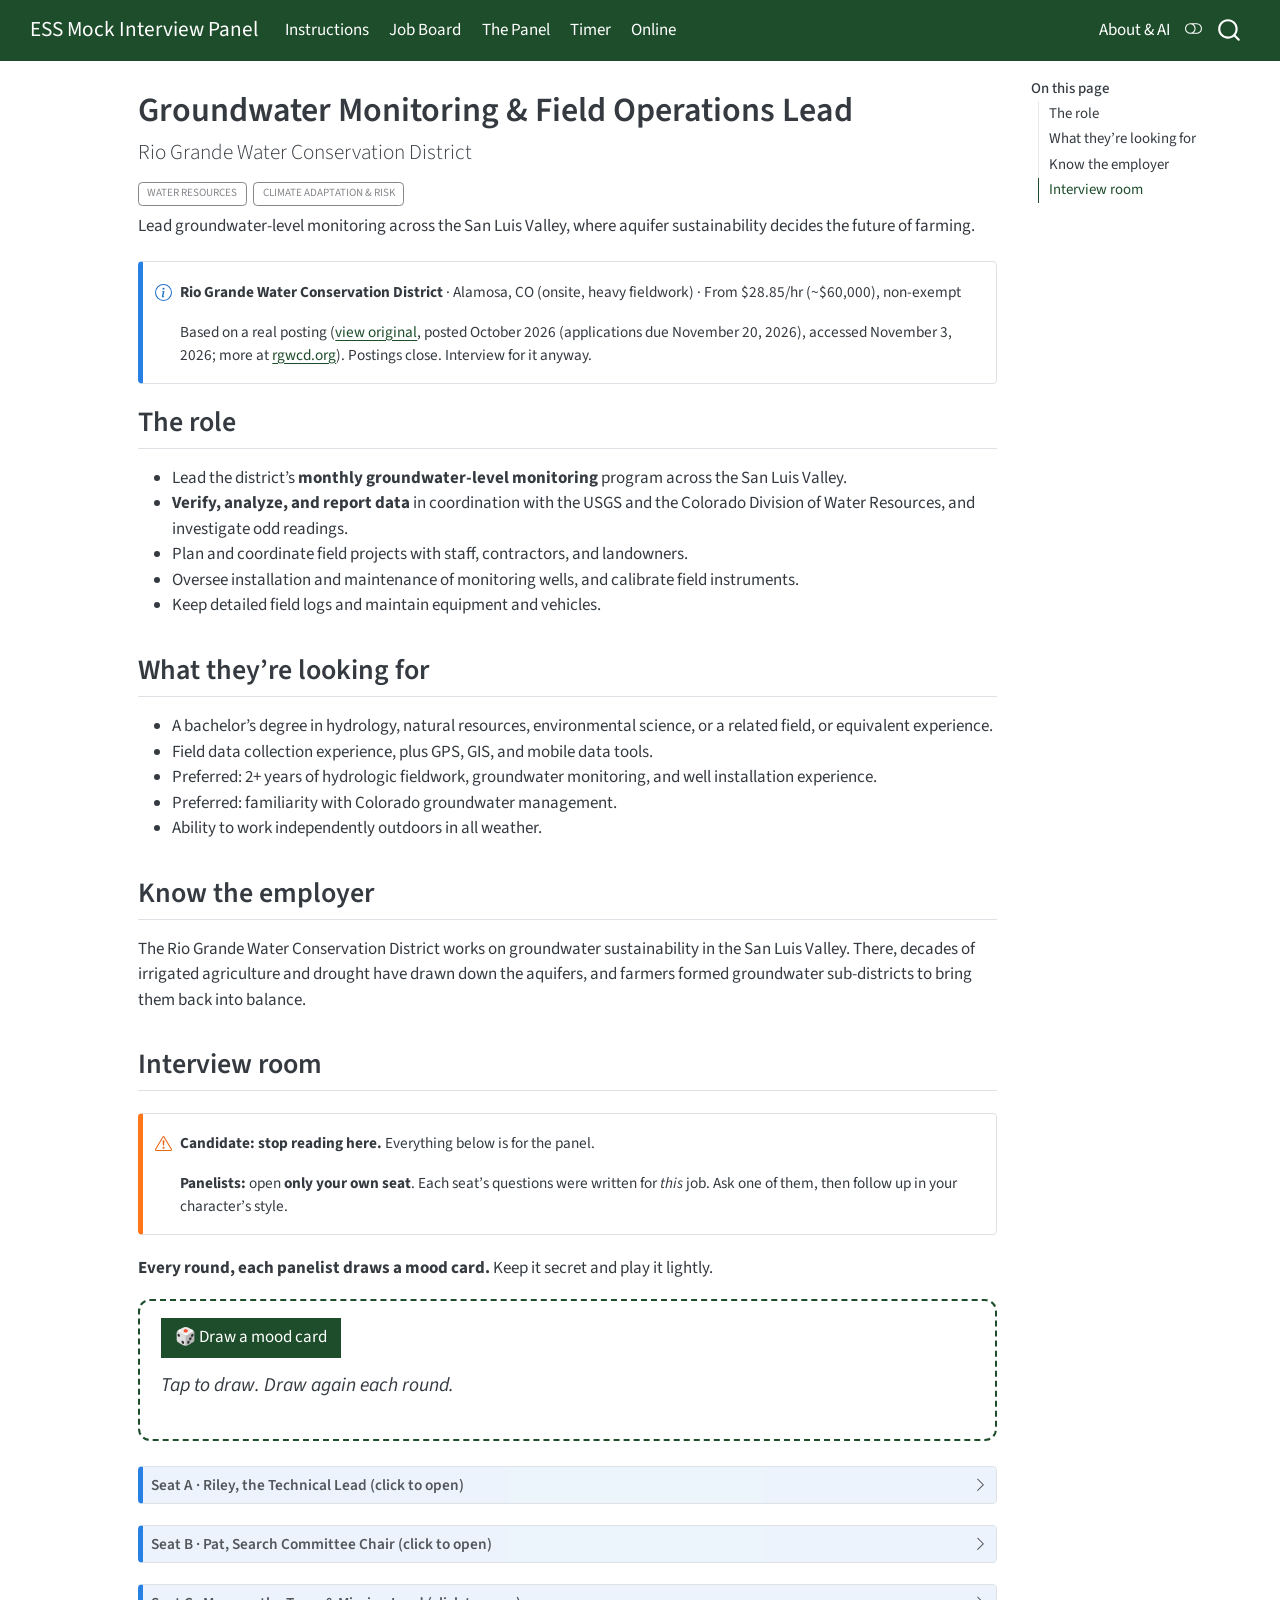
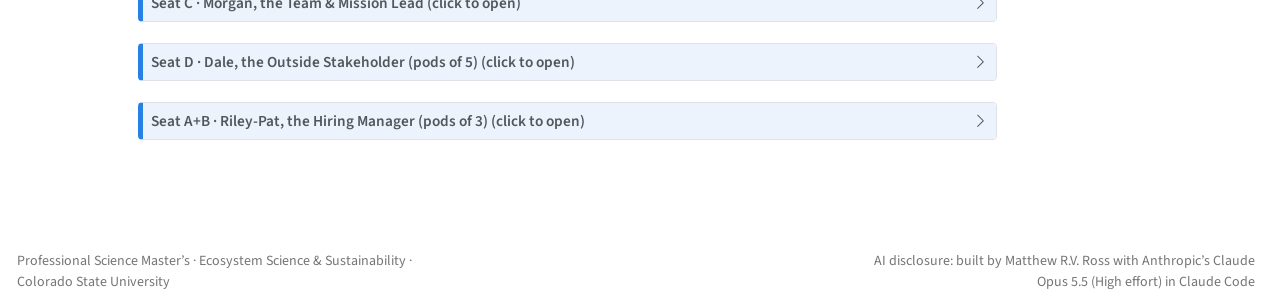
<file: jobs/rgwcd-groundwater-monitoring-lead.html>
<!DOCTYPE html>
<html xmlns="http://www.w3.org/1999/xhtml" lang="en" xml:lang="en"><head>

<meta charset="utf-8">
<meta name="generator" content="quarto-1.10.18">

<meta name="viewport" content="width=device-width, initial-scale=1.0, user-scalable=yes">

<meta name="description" content="Lead groundwater-level monitoring across the San Luis Valley, where aquifer sustainability decides the future of farming.">

<title>Groundwater Monitoring &amp; Field Operations Lead – ESS Mock Interview Panel</title>
<style>
/* Default styles provided by pandoc.
** See https://pandoc.org/MANUAL.html#variables-for-html for config info.
*/
span.smallcaps{font-variant: small-caps;}
div.columns{display: flex; gap: 1.5em;}
div.column{flex: auto;}
@media screen {
div.columns{gap: min(4vw, 1.5em);}
div.column{overflow-x: auto;}
}
div.hanging-indent{margin-left: 1.5em; text-indent: -1.5em;}
ul.task-list{list-style: none;}
ul.task-list li input[type="checkbox"] {
  width: 0.8em;
  margin: 0 0.8em 0.2em -1em; /* quarto-specific, see https://github.com/quarto-dev/quarto-cli/issues/4556 */ 
  vertical-align: middle;
}
</style>


<script src="../site_libs/quarto-nav/quarto-nav.js"></script>
<script src="../site_libs/quarto-nav/headroom.min.js"></script>
<script src="../site_libs/clipboard/clipboard.min.js"></script>
<script src="../site_libs/quarto-search/autocomplete.umd.js"></script>
<script src="../site_libs/quarto-search/fuse.min.js"></script>
<script src="../site_libs/quarto-search/quarto-search.js"></script>
<meta name="quarto:offset" content="../">
<script src="../site_libs/quarto-html/quarto.js" type="module"></script>
<script src="../site_libs/quarto-html/tabsets/tabsets.js" type="module"></script>
<script src="../site_libs/quarto-html/popper.min.js"></script>
<script src="../site_libs/quarto-html/tippy.umd.min.js"></script>
<script src="../site_libs/quarto-html/anchor.min.js"></script>
<link href="../site_libs/quarto-html/tippy.css" rel="stylesheet">
<link href="../site_libs/quarto-html/quarto-syntax-highlighting-64a204ab8560d761af7679ceaba22944.css" rel="stylesheet" class="quarto-color-scheme" id="quarto-text-highlighting-styles">
<link href="../site_libs/quarto-html/quarto-syntax-highlighting-dark-b85bc7c33db8c58e0ec93c3465666fed.css" rel="stylesheet" class="quarto-color-scheme quarto-color-alternate" id="quarto-text-highlighting-styles">
<link href="../site_libs/quarto-html/quarto-syntax-highlighting-64a204ab8560d761af7679ceaba22944.css" rel="stylesheet" class="quarto-color-scheme-extra" id="quarto-text-highlighting-styles">
<script src="../site_libs/bootstrap/bootstrap.min.js"></script>
<link href="../site_libs/bootstrap/bootstrap-icons.css" rel="stylesheet">
<link href="../site_libs/bootstrap/bootstrap-185480ddaecdbc6b2efe8f050d7d3ad7.min.css" rel="stylesheet" append-hash="true" class="quarto-color-scheme" id="quarto-bootstrap" data-mode="light">
<link href="../site_libs/bootstrap/bootstrap-dark-569107f191ac27b854970ef12eceafb2.min.css" rel="stylesheet" append-hash="true" class="quarto-color-scheme quarto-color-alternate" id="quarto-bootstrap" data-mode="dark">
<link href="../site_libs/bootstrap/bootstrap-185480ddaecdbc6b2efe8f050d7d3ad7.min.css" rel="stylesheet" append-hash="true" class="quarto-color-scheme-extra" id="quarto-bootstrap" data-mode="light">
<script id="quarto-search-options" type="application/json">{
  "location": "navbar",
  "copy-button": false,
  "collapse-after": 3,
  "panel-placement": "end",
  "type": "overlay",
  "limit": 50,
  "keyboard-shortcut": [
    "f",
    "/",
    "s"
  ],
  "show-item-context": false,
  "language": {
    "search-no-results-text": "No results",
    "search-matching-documents-text": "matching documents",
    "search-copy-link-title": "Copy link to search",
    "search-hide-matches-text": "Hide additional matches",
    "search-more-match-text": "more match in this document",
    "search-more-matches-text": "more matches in this document",
    "search-clear-button-title": "Clear",
    "search-text-placeholder": "",
    "search-detached-cancel-button-title": "Cancel",
    "search-submit-button-title": "Submit",
    "search-label": "Search"
  }
}</script>
<style>html{ scroll-behavior: smooth; }</style>


<link rel="stylesheet" href="../styles/site.css">
</head>

<body class="nav-fixed quarto-light"><script id="quarto-html-before-body" type="application/javascript">
    const toggleBodyColorMode = (bsSheetEl) => {
      const mode = bsSheetEl.getAttribute("data-mode");
      const bodyEl = window.document.querySelector("body");
      if (mode === "dark") {
        bodyEl.classList.add("quarto-dark");
        bodyEl.classList.remove("quarto-light");
      } else {
        bodyEl.classList.add("quarto-light");
        bodyEl.classList.remove("quarto-dark");
      }
    }
    const toggleBodyColorPrimary = () => {
      const bsSheetEl = window.document.querySelector("link#quarto-bootstrap:not([rel=disabled-stylesheet])");
      if (bsSheetEl) {
        toggleBodyColorMode(bsSheetEl);
      }
    }
    const setColorSchemeToggle = (alternate) => {
      const toggles = window.document.querySelectorAll('.quarto-color-scheme-toggle');
      for (let i=0; i < toggles.length; i++) {
        const toggle = toggles[i];
        if (toggle) {
          if (alternate) {
            toggle.classList.add("alternate");
          } else {
            toggle.classList.remove("alternate");
          }
        }
      }
    };
    const toggleColorMode = (alternate) => {
      // Switch the stylesheets
      const primaryStylesheets = window.document.querySelectorAll('link.quarto-color-scheme:not(.quarto-color-alternate)');
      const alternateStylesheets = window.document.querySelectorAll('link.quarto-color-scheme.quarto-color-alternate');
      manageTransitions('#quarto-margin-sidebar .nav-link', false);
      if (alternate) {
        // note: dark is layered on light, we don't disable primary!
        enableStylesheet(alternateStylesheets);
        for (const sheetNode of alternateStylesheets) {
          if (sheetNode.id === "quarto-bootstrap") {
            toggleBodyColorMode(sheetNode);
          }
        }
      } else {
        disableStylesheet(alternateStylesheets);
        enableStylesheet(primaryStylesheets)
        toggleBodyColorPrimary();
      }
      manageTransitions('#quarto-margin-sidebar .nav-link', true);
      // Switch the toggles
      setColorSchemeToggle(alternate)
      // Hack to workaround the fact that safari doesn't
      // properly recolor the scrollbar when toggling (#1455)
      if (navigator.userAgent.indexOf('Safari') > 0 && navigator.userAgent.indexOf('Chrome') == -1) {
        manageTransitions("body", false);
        window.scrollTo(0, 1);
        setTimeout(() => {
          window.scrollTo(0, 0);
          manageTransitions("body", true);
        }, 40);
      }
    }
    const disableStylesheet = (stylesheets) => {
      for (let i=0; i < stylesheets.length; i++) {
        const stylesheet = stylesheets[i];
        stylesheet.rel = 'disabled-stylesheet';
      }
    }
    const enableStylesheet = (stylesheets) => {
      for (let i=0; i < stylesheets.length; i++) {
        const stylesheet = stylesheets[i];
        if(stylesheet.rel !== 'stylesheet') { // for Chrome, which will still FOUC without this check
          stylesheet.rel = 'stylesheet';
        }
      }
    }
    const manageTransitions = (selector, allowTransitions) => {
      const els = window.document.querySelectorAll(selector);
      for (let i=0; i < els.length; i++) {
        const el = els[i];
        if (allowTransitions) {
          el.classList.remove('notransition');
        } else {
          el.classList.add('notransition');
        }
      }
    }
    const isFileUrl = () => {
      return window.location.protocol === 'file:';
    }
    const hasAlternateSentinel = () => {
      let styleSentinel = getColorSchemeSentinel();
      if (styleSentinel !== null) {
        return styleSentinel === "alternate";
      } else {
        return false;
      }
    }
    const setStyleSentinel = (alternate) => {
      const value = alternate ? "alternate" : "default";
      if (!isFileUrl()) {
        window.localStorage.setItem("quarto-color-scheme", value);
      } else {
        localAlternateSentinel = value;
      }
    }
    const getColorSchemeSentinel = () => {
      if (!isFileUrl()) {
        const storageValue = window.localStorage.getItem("quarto-color-scheme");
        return storageValue != null ? storageValue : localAlternateSentinel;
      } else {
        return localAlternateSentinel;
      }
    }
    const toggleGiscusIfUsed = (isAlternate, darkModeDefault) => {
      const baseTheme = document.querySelector('#giscus-base-theme')?.value ?? 'light';
      const alternateTheme = document.querySelector('#giscus-alt-theme')?.value ?? 'dark';
      let newTheme = '';
      if(authorPrefersDark) {
        newTheme = isAlternate ? baseTheme : alternateTheme;
      } else {
        newTheme = isAlternate ? alternateTheme : baseTheme;
      }
      const changeGiscusTheme = () => {
        // From: https://github.com/giscus/giscus/issues/336
        const sendMessage = (message) => {
          const iframe = document.querySelector('iframe.giscus-frame');
          if (!iframe) return;
          iframe.contentWindow.postMessage({ giscus: message }, 'https://giscus.app');
        }
        sendMessage({
          setConfig: {
            theme: newTheme
          }
        });
      }
      const isGiscussLoaded = window.document.querySelector('iframe.giscus-frame') !== null;
      if (isGiscussLoaded) {
        changeGiscusTheme();
      }
    };
    const authorPrefersDark = false;
    const darkModeDefault = authorPrefersDark;
      document.querySelector('link#quarto-text-highlighting-styles.quarto-color-scheme-extra').rel = 'disabled-stylesheet';
      document.querySelector('link#quarto-bootstrap.quarto-color-scheme-extra').rel = 'disabled-stylesheet';
    let localAlternateSentinel = darkModeDefault ? 'alternate' : 'default';
    // Dark / light mode switch
    window.quartoToggleColorScheme = () => {
      // Read the current dark / light value
      let toAlternate = !hasAlternateSentinel();
      toggleColorMode(toAlternate);
      setStyleSentinel(toAlternate);
      toggleGiscusIfUsed(toAlternate, darkModeDefault);
      window.dispatchEvent(new Event('resize'));
    };
    // Switch to dark mode if need be
    if (hasAlternateSentinel()) {
      toggleColorMode(true);
    } else {
      toggleColorMode(false);
    }
  </script>

<div id="quarto-search-results"></div>
  <header id="quarto-header" class="headroom fixed-top">
    <nav class="navbar navbar-expand-lg " data-bs-theme="dark">
      <div class="navbar-container container-fluid">
      <div class="navbar-brand-container mx-auto">
    <a class="navbar-brand" href="../index.html">
    <span class="navbar-title">ESS Mock Interview Panel</span>
    </a>
  </div>
            <div id="quarto-search" class="" title="Search"></div>
          <button class="navbar-toggler" type="button" data-bs-toggle="collapse" data-bs-target="#navbarCollapse" aria-controls="navbarCollapse" role="menu" aria-expanded="false" aria-label="Toggle navigation" onclick="if (window.quartoToggleHeadroom) { window.quartoToggleHeadroom(); }">
  <span class="navbar-toggler-icon"></span>
</button>
          <div class="collapse navbar-collapse" id="navbarCollapse">
            <ul class="navbar-nav navbar-nav-scroll me-auto">
  <li class="nav-item">
    <a class="nav-link" href="../index.html"> 
<span class="menu-text">Instructions</span></a>
  </li>  
  <li class="nav-item">
    <a class="nav-link" href="../jobs.html"> 
<span class="menu-text">Job Board</span></a>
  </li>  
  <li class="nav-item">
    <a class="nav-link" href="../panel.html"> 
<span class="menu-text">The Panel</span></a>
  </li>  
  <li class="nav-item">
    <a class="nav-link" href="../timer.html"> 
<span class="menu-text">Timer</span></a>
  </li>  
  <li class="nav-item">
    <a class="nav-link" href="../online.html"> 
<span class="menu-text">Online</span></a>
  </li>  
</ul>
            <ul class="navbar-nav navbar-nav-scroll ms-auto">
  <li class="nav-item">
    <a class="nav-link" href="../about.html"> 
<span class="menu-text">About &amp; AI</span></a>
  </li>  
</ul>
          </div> <!-- /navcollapse -->
            <div class="quarto-navbar-tools">
  <a href="" class="quarto-color-scheme-toggle quarto-navigation-tool  px-1" onclick="window.quartoToggleColorScheme(); return false;" title="Toggle dark mode"><i class="bi"></i></a>
</div>
      </div> <!-- /container-fluid -->
    </nav>
</header>
<!-- content -->
<div id="quarto-content" class="quarto-container page-columns page-rows-contents page-layout-article page-navbar">
<!-- sidebar -->
<!-- margin-sidebar -->
    <div id="quarto-margin-sidebar" class="sidebar margin-sidebar">
        <nav id="TOC" role="doc-toc" class="toc-active">
    <h2 id="toc-title">On this page</h2>
   
  <ul class="collapse">
  <li><a href="#the-role" id="toc-the-role" class="nav-link active" data-scroll-target="#the-role">The role</a></li>
  <li><a href="#what-theyre-looking-for" id="toc-what-theyre-looking-for" class="nav-link" data-scroll-target="#what-theyre-looking-for">What they’re looking for</a></li>
  <li><a href="#know-the-employer" id="toc-know-the-employer" class="nav-link" data-scroll-target="#know-the-employer">Know the employer</a></li>
  <li><a href="#interview-room" id="toc-interview-room" class="nav-link" data-scroll-target="#interview-room">Interview room</a></li>
  </ul>
</nav>
    </div>
<!-- main -->
<main class="content" id="quarto-document-content">


<header id="title-block-header" class="quarto-title-block default">
<div class="quarto-title">
<h1 class="title">Groundwater Monitoring &amp; Field Operations Lead</h1>
<p class="subtitle lead">Rio Grande Water Conservation District</p>
  <div class="quarto-categories">
    <div class="quarto-category">Water Resources</div>
    <div class="quarto-category">Climate Adaptation &amp; Risk</div>
  </div>
  </div>

<div>
  <div class="description">
    Lead groundwater-level monitoring across the San Luis Valley, where aquifer sustainability decides the future of farming.
  </div>
</div>


<div class="quarto-title-meta">

    
  
    
  </div>
  


</header>


<div class="callout callout-style-simple callout-note">
<div class="callout-body d-flex">
<div class="callout-icon-container">
<i class="callout-icon"></i>
</div>
<div class="callout-body-container">
<p><strong>Rio Grande Water Conservation District</strong> · Alamosa, CO (onsite, heavy fieldwork) · From $28.85/hr (~$60,000), non-exempt</p>
<p>Based on a real posting (<a href="https://www.linkedin.com/jobs/view/groundwater-monitoring-field-operations-lead-at-rio-grande-water-conservation-district-4481386158">view original</a>, posted October 2026 (applications due November 20, 2026), accessed November 3, 2026; more at <a href="https://www.rgwcd.org">rgwcd.org</a>). Postings close. Interview for it anyway.</p>
</div>
</div>
</div>
<section id="the-role" class="level2">
<h2 class="anchored" data-anchor-id="the-role">The role</h2>
<ul>
<li>Lead the district’s <strong>monthly groundwater-level monitoring</strong> program across the San Luis Valley.</li>
<li><strong>Verify, analyze, and report data</strong> in coordination with the USGS and the Colorado Division of Water Resources, and investigate odd readings.</li>
<li>Plan and coordinate field projects with staff, contractors, and landowners.</li>
<li>Oversee installation and maintenance of monitoring wells, and calibrate field instruments.</li>
<li>Keep detailed field logs and maintain equipment and vehicles.</li>
</ul>
</section>
<section id="what-theyre-looking-for" class="level2">
<h2 class="anchored" data-anchor-id="what-theyre-looking-for">What they’re looking for</h2>
<ul>
<li>A bachelor’s degree in hydrology, natural resources, environmental science, or a related field, or equivalent experience.</li>
<li>Field data collection experience, plus GPS, GIS, and mobile data tools.</li>
<li>Preferred: 2+ years of hydrologic fieldwork, groundwater monitoring, and well installation experience.</li>
<li>Preferred: familiarity with Colorado groundwater management.</li>
<li>Ability to work independently outdoors in all weather.</li>
</ul>
</section>
<section id="know-the-employer" class="level2">
<h2 class="anchored" data-anchor-id="know-the-employer">Know the employer</h2>
<p>The Rio Grande Water Conservation District works on groundwater sustainability in the San Luis Valley. There, decades of irrigated agriculture and drought have drawn down the aquifers, and farmers formed groundwater sub-districts to bring them back into balance.</p>
</section>
<section id="interview-room" class="level2">
<h2 class="anchored" data-anchor-id="interview-room">Interview room</h2>
<div class="callout callout-style-simple callout-warning">
<div class="callout-body d-flex">
<div class="callout-icon-container">
<i class="callout-icon"></i>
</div>
<div class="callout-body-container">
<p><strong>Candidate: stop reading here.</strong> Everything below is for the panel.</p>
<p><strong>Panelists:</strong> open <strong>only your own seat</strong>. Each seat’s questions were written for <em>this</em> job. Ask one of them, then follow up in your character’s style.</p>
</div>
</div>
</div>
<p><strong>Every round, each panelist draws a mood card.</strong> Keep it secret and play it lightly.</p>
<style>
  #mood-box { border:2px dashed var(--bs-primary, #1E4D2B); border-radius:12px; padding:1rem 1.25rem; margin:1rem 0 1.5rem; }
  #mood-text { font-size:1.15rem; margin-top:.75rem; min-height:3rem; }
  #mood-text b { color: var(--bs-primary, #1E4D2B); }
</style>
<div id="mood-box">
  <button id="mood-btn" class="btn btn-primary">🎲 Draw a mood card</button>
  <button id="mood-hide" class="btn btn-outline-secondary btn-sm ms-2" hidden="">Hide</button>
  <div id="mood-text" aria-live="polite"><i>Tap to draw. Draw again each round.</i></div>
</div>
<script>
(function () {
  // ---- Add, edit, or remove mood cards here ----
  const MOODS = [
    ["Short on sleep", "A neighbor's car alarm went off twice overnight and you didn't sleep much. You're polite, just a little shorter with follow-ups than usual."],
    ["Budget meeting next", "You have a budget meeting right after this. At least once, ask what something would cost or how long it would take."],
    ["Long day of interviews", "This is your sixth interview today. You're attentive, but at one point you lose your place and ask them to remind you of something they already said."],
    ["Skimmed the résumé", "You only skimmed their résumé on the way in. Ask about one thing on it in a slightly wrong way and let them correct you."],
    ["Good news this morning", "A grant you've been waiting on came through this morning. You're warm and encouraging, which can make candidates relax a little too much."],
    ["Extra coffee", "You're on your third coffee. You talk a bit fast and ask one two-part question."],
    ["Just back from the field", "You got back from a week of fieldwork last night. You perk up at field stories and ask at least one follow-up about how things work on the ground."],
    ["Fresh from a conference", "You just got back from a conference with a lot of talk about AI. Ask how they'd use AI tools in this role."],
    ["Phone on the table", "You're waiting on a call from your kid's school. Glance at your phone once and ask them to repeat the last part of an answer."],
    ["New to the panel", "You joined the organization a month ago and this is your first hiring panel. You read your question straight from your notes."],
    ["Traffic on I-25", "You sat in traffic on I-25 for 40 minutes this morning. You're keen on efficiency and ask what the quickest workable approach would be."],
    ["The inherited script", "Your program runs on an R script written by someone who left years ago. You're hoping this person could take it over, so steer one question toward coding."],
    ["Didn't get to prep", "Meetings ran over and you didn't get to prepare. Open with \"So, tell me about yourself,\" and build your question off their answer."],
    ["Director is listening", "Your director is joining the panel today (imaginary, but you can feel them there). You're a bit more formal than usual."],
    ["Shared background", "You notice you share something with the candidate, like a hometown, a school, or a favorite trail. Mention it briefly."],
    ["Playing devil's advocate", "Push back once on a position the candidate takes, politely, to see how they respond to disagreement."]
  ];
  // ----------------------------------------------
  let last = -1;
  const txt = document.getElementById("mood-text"), hide = document.getElementById("mood-hide");
  document.getElementById("mood-btn").addEventListener("click", () => {
    let i; do { i = Math.floor(Math.random() * MOODS.length); } while (i === last && MOODS.length > 1);
    last = i;
    txt.innerHTML = "<b>" + MOODS[i][0] + ".</b> " + MOODS[i][1];
    hide.hidden = false;
  });
  hide.addEventListener("click", () => { txt.innerHTML = "<i>Hidden. Draw again next round.</i>"; hide.hidden = true; });
})();
</script>
<div class="callout callout-style-default callout-note no-icon callout-titled">
<div class="callout-header d-flex align-content-center collapsed" data-bs-toggle="collapse" data-bs-target=".callout-1-contents" aria-controls="callout-1" aria-expanded="false" aria-label="Toggle callout">
<div class="callout-icon-container">
<i class="callout-icon no-icon"></i>
</div>
<div class="callout-title-container flex-fill">
<span class="screen-reader-only">Note</span>Seat A · Riley, the Technical Lead (click to open)
</div>
<div class="callout-btn-toggle d-inline-block border-0 py-1 ps-1 pe-0 float-end"><i class="callout-toggle"></i></div>
</div>
<div id="callout-1" class="callout-1-contents callout-collapse collapse">
<div class="callout-body-container callout-body">
<p><strong>Here, you are:</strong> The district’s lead hydrogeologist. You work with the State’s groundwater model.</p>
<p><strong>Ask one of these:</strong></p>
<ol type="1">
<li>“A well that’s been steady for ten years reads 15 feet lower this month. Walk me through what you do before that number goes in a report to the State.”</li>
<li>“How would you set up QA/QC for monthly readings from 100+ wells measured by different staff?”</li>
</ol>
<p><strong>Then follow up:</strong> when they use a buzzword (<em>modeled</em>, <em>analyzed</em>, <em>managed</em>, <em>data-driven</em>), ask <em>“What specifically did you do?”</em> or <em>“How would you know if that was wrong?”</em></p>
<details>
<summary>
More about Riley
</summary>
<p><strong>Story.</strong> A data feed your team depends on broke again last week, and you’ve been patching it ever since. You’ve been burned by hires who listed “R” and “GIS” on their résumé and then couldn’t clean a messy spreadsheet.</p>
<p><strong>Quirks.</strong> Friendly but literal. You ask for numbers (“How many sites? How many years?”) and take notes.</p>
<p><strong>Listen for:</strong> specific tools and steps, real QA/QC habits, and honesty about gaps.</p>
</details>
</div>
</div>
</div>
<div class="callout callout-style-default callout-note no-icon callout-titled">
<div class="callout-header d-flex align-content-center collapsed" data-bs-toggle="collapse" data-bs-target=".callout-2-contents" aria-controls="callout-2" aria-expanded="false" aria-label="Toggle callout">
<div class="callout-icon-container">
<i class="callout-icon no-icon"></i>
</div>
<div class="callout-title-container flex-fill">
<span class="screen-reader-only">Note</span>Seat B · Pat, Search Committee Chair (click to open)
</div>
<div class="callout-btn-toggle d-inline-block border-0 py-1 ps-1 pe-0 float-end"><i class="callout-toggle"></i></div>
</div>
<div id="callout-2" class="callout-2-contents callout-collapse collapse">
<div class="callout-body-container callout-body">
<p><strong>Here, you are:</strong> General Manager. You own the budget, the trucks, and the field schedule.</p>
<p><strong>Ask one of these:</strong></p>
<ol type="1">
<li>“It’s February, it’s −10°F, and you have 60 wells to measure this week with one truck. How do you plan the week?”</li>
<li>“We need a new monitoring well, but the budget only covers half of it. What are our options?”</li>
</ol>
<p><strong>Then follow up:</strong> politely interrupt idealistic answers with <em>“That sounds great in a seminar. What’s the version we can deliver by Friday?”</em> If an answer runs past about 90 seconds: <em>“Give me the headline.”</em></p>
<details>
<summary>
More about Pat
</summary>
<p><strong>Story.</strong> You chair this search committee. Your puppy chewed up a corner of the carpet overnight, so the morning started early, and you have a budget meeting right after this. You love good science <em>that ships on time</em>.</p>
<p><strong>Quirks.</strong> You keep an eye on the clock.</p>
<p><strong>Listen for:</strong> prioritization, concrete deliverables, and concise answers.</p>
</details>
</div>
</div>
</div>
<div class="callout callout-style-default callout-note no-icon callout-titled">
<div class="callout-header d-flex align-content-center collapsed" data-bs-toggle="collapse" data-bs-target=".callout-3-contents" aria-controls="callout-3" aria-expanded="false" aria-label="Toggle callout">
<div class="callout-icon-container">
<i class="callout-icon no-icon"></i>
</div>
<div class="callout-title-container flex-fill">
<span class="screen-reader-only">Note</span>Seat C · Morgan, the Team &amp; Mission Lead (click to open)
</div>
<div class="callout-btn-toggle d-inline-block border-0 py-1 ps-1 pe-0 float-end"><i class="callout-toggle"></i></div>
</div>
<div id="callout-3" class="callout-3-contents callout-collapse collapse">
<div class="callout-body-container callout-body">
<p><strong>Here, you are:</strong> Subdistrict outreach coordinator who works with irrigators across the Valley.</p>
<p><strong>Ask one of these:</strong></p>
<ol type="1">
<li>“Many of our monitoring wells are on private land, and some landowners aren’t happy with the district right now. How do you keep access and trust?”</li>
<li>“Tell me about a time you had to deliver bad news to someone whose livelihood depended on it.”</li>
</ol>
<p><strong>Then follow up:</strong> <em>“What would the other person say happened?”</em> or <em>“What did that teach you about how you work?”</em> After each answer, pause for a few seconds before speaking.</p>
<details>
<summary>
More about Morgan
</summary>
<p><strong>Story.</strong> Last week you ran a field day for a group of ninth-graders, and it reminded you how hard it is to explain this work simply. You’ve seen strong scientists struggle because they couldn’t explain their work to a non-scientist or get along with the person at the next desk.</p>
<p><strong>Quirks.</strong> Warm, and comfortable with silence.</p>
<p><strong>Listen for:</strong> a real story (STAR), empathy, self-awareness, and plain language.</p>
</details>
</div>
</div>
</div>
<div class="callout callout-style-default callout-note no-icon callout-titled">
<div class="callout-header d-flex align-content-center collapsed" data-bs-toggle="collapse" data-bs-target=".callout-4-contents" aria-controls="callout-4" aria-expanded="false" aria-label="Toggle callout">
<div class="callout-icon-container">
<i class="callout-icon no-icon"></i>
</div>
<div class="callout-title-container flex-fill">
<span class="screen-reader-only">Note</span>Seat D · Dale, the Outside Stakeholder (pods of 5) (click to open)
</div>
<div class="callout-btn-toggle d-inline-block border-0 py-1 ps-1 pe-0 float-end"><i class="callout-toggle"></i></div>
</div>
<div id="callout-4" class="callout-4-contents callout-collapse collapse">
<div class="callout-body-container callout-body">
<p><strong>Here, you are:</strong> A potato grower in the San Luis Valley who pays subdistrict fees to pump less water.</p>
<p><strong>Ask one of these:</strong></p>
<ol type="1">
<li>“I’m paying fees to pump less water. What do these measurements actually do for me?”</li>
<li>“You’re not from the Valley. Why should anyone here trust you with our wells?”</li>
</ol>
<p><strong>Then follow up:</strong> say <em>“Huh?”</em> every time they use an acronym or jargon without explaining it.</p>
<details>
<summary>
More about Dale
</summary>
<p><strong>Story.</strong> You’re not on staff. You drove a couple of hours to sit in on this panel because this hire will be working with <em>you</em>.</p>
<p><strong>Quirks.</strong> Plainspoken and skeptical, but not hostile. If they actually listen, you warm up.</p>
<p><strong>Listen for:</strong> plain language, respect, and whether they ask <em>you</em> questions.</p>
</details>
</div>
</div>
</div>
<div class="callout callout-style-default callout-note no-icon callout-titled">
<div class="callout-header d-flex align-content-center collapsed" data-bs-toggle="collapse" data-bs-target=".callout-5-contents" aria-controls="callout-5" aria-expanded="false" aria-label="Toggle callout">
<div class="callout-icon-container">
<i class="callout-icon no-icon"></i>
</div>
<div class="callout-title-container flex-fill">
<span class="screen-reader-only">Note</span>Seat A+B · Riley-Pat, the Hiring Manager (pods of 3) (click to open)
</div>
<div class="callout-btn-toggle d-inline-block border-0 py-1 ps-1 pe-0 float-end"><i class="callout-toggle"></i></div>
</div>
<div id="callout-5" class="callout-5-contents callout-collapse collapse">
<div class="callout-body-container callout-body">
<p><strong>Pods of 3 only.</strong> You’re both Riley and Pat. Ask <strong>one Seat A question and one Seat B question</strong> from this job, and use both follow-ups: <em>“What specifically did you do?”</em> and <em>“What’s the version we can deliver by Friday?”</em></p>
</div>
</div>
</div>


</section>

</main> <!-- /main -->
<script id="quarto-html-after-body" type="application/javascript">
  window.document.addEventListener("DOMContentLoaded", function (event) {
    // Ensure there is a toggle, if there isn't float one in the top right
    if (window.document.querySelector('.quarto-color-scheme-toggle') === null) {
      const a = window.document.createElement('a');
      a.classList.add('top-right');
      a.classList.add('quarto-color-scheme-toggle');
      a.href = "";
      a.onclick = function() { try { window.quartoToggleColorScheme(); } catch {} return false; };
      const i = window.document.createElement("i");
      i.classList.add('bi');
      a.appendChild(i);
      window.document.body.appendChild(a);
    }
    setColorSchemeToggle(hasAlternateSentinel())
    const icon = "";
    const anchorJS = new window.AnchorJS();
    anchorJS.options = {
      placement: 'right',
      icon: icon
    };
    anchorJS.add('.anchored');
    const isCodeAnnotation = (el) => {
      for (const clz of el.classList) {
        if (clz.startsWith('code-annotation-')) {                     
          return true;
        }
      }
      return false;
    }
    const onCopySuccess = function(e) {
      // button target
      const button = e.trigger;
      // don't keep focus
      button.blur();
      // flash "checked"
      button.classList.add('code-copy-button-checked');
      var currentTitle = button.getAttribute("title");
      button.setAttribute("title", "Copied!");
      let tooltip;
      if (window.bootstrap) {
        button.setAttribute("data-bs-toggle", "tooltip");
        button.setAttribute("data-bs-placement", "left");
        button.setAttribute("data-bs-title", "Copied!");
        tooltip = new bootstrap.Tooltip(button, 
          { trigger: "manual", 
            customClass: "code-copy-button-tooltip",
            offset: [0, -8]});
        tooltip.show();    
      }
      setTimeout(function() {
        if (tooltip) {
          tooltip.hide();
          button.removeAttribute("data-bs-title");
          button.removeAttribute("data-bs-toggle");
          button.removeAttribute("data-bs-placement");
        }
        button.setAttribute("title", currentTitle);
        button.classList.remove('code-copy-button-checked');
      }, 1000);
      // clear code selection
      e.clearSelection();
    }
    const getTextToCopy = function(trigger) {
      const outerScaffold = trigger.parentElement.cloneNode(true);
      const codeEl = outerScaffold.querySelector('code');
      for (const childEl of codeEl.children) {
        if (isCodeAnnotation(childEl)) {
          childEl.remove();
        }
      }
      return codeEl.innerText;
    }
    const clipboard = new window.ClipboardJS('.code-copy-button:not([data-in-quarto-modal])', {
      text: getTextToCopy
    });
    clipboard.on('success', onCopySuccess);
    if (window.document.getElementById('quarto-embedded-source-code-modal')) {
      const clipboardModal = new window.ClipboardJS('.code-copy-button[data-in-quarto-modal]', {
        text: getTextToCopy,
        container: window.document.getElementById('quarto-embedded-source-code-modal')
      });
      clipboardModal.on('success', onCopySuccess);
    }
      var localhostRegex = new RegExp(/^(?:http|https):\/\/localhost\:?[0-9]*\//);
      var mailtoRegex = new RegExp(/^mailto:/);
        var filterRegex = new RegExp("https:\/\/matthewross07\.github\.io\/mock_interview\/");
      var isInternal = (href) => {
          return filterRegex.test(href) || localhostRegex.test(href) || mailtoRegex.test(href);
      }
      // Inspect non-navigation links and adorn them if external
     var links = window.document.querySelectorAll('a[href]:not(.nav-link):not(.navbar-brand):not(.toc-action):not(.sidebar-link):not(.sidebar-item-toggle):not(.pagination-link):not(.no-external):not([aria-hidden]):not(.dropdown-item):not(.quarto-navigation-tool):not(.about-link)');
      for (var i=0; i<links.length; i++) {
        const link = links[i];
        if (!isInternal(link.href)) {
          // undo the damage that might have been done by quarto-nav.js in the case of
          // links that we want to consider external
          if (link.dataset.originalHref !== undefined) {
            link.href = link.dataset.originalHref;
          }
        }
      }
    function tippyHover(el, contentFn, onTriggerFn, onUntriggerFn) {
      const config = {
        allowHTML: true,
        maxWidth: 500,
        delay: 100,
        arrow: false,
        appendTo: function(el) {
            return el.parentElement;
        },
        interactive: true,
        interactiveBorder: 10,
        theme: 'quarto',
        placement: 'bottom-start',
      };
      if (contentFn) {
        config.content = contentFn;
      }
      if (onTriggerFn) {
        config.onTrigger = onTriggerFn;
      }
      if (onUntriggerFn) {
        config.onUntrigger = onUntriggerFn;
      }
      window.tippy(el, config); 
    }
    const noterefs = window.document.querySelectorAll('a[role="doc-noteref"]');
    for (var i=0; i<noterefs.length; i++) {
      const ref = noterefs[i];
      tippyHover(ref, function() {
        // use id or data attribute instead here
        let href = ref.getAttribute('data-footnote-href') || ref.getAttribute('href');
        try { href = new URL(href).hash; } catch {}
        const id = href.replace(/^#\/?/, "");
        const note = window.document.getElementById(id);
        if (note) {
          return note.innerHTML;
        } else {
          return "";
        }
      });
    }
    const xrefs = window.document.querySelectorAll('a.quarto-xref');
    const processXRef = (id, note) => {
      // Strip column container classes
      const stripColumnClz = (el) => {
        el.classList.remove("page-full", "page-columns");
        if (el.children) {
          for (const child of el.children) {
            stripColumnClz(child);
          }
        }
      }
      stripColumnClz(note)
      if (id === null || id.startsWith('sec-')) {
        // Special case sections, only their first couple elements
        const container = document.createElement("div");
        if (note.children && note.children.length > 2) {
          container.appendChild(note.children[0].cloneNode(true));
          for (let i = 1; i < note.children.length; i++) {
            const child = note.children[i];
            if (child.tagName === "P" && child.innerText === "") {
              continue;
            } else {
              container.appendChild(child.cloneNode(true));
              break;
            }
          }
          if (window.Quarto?.typesetMath) {
            window.Quarto.typesetMath(container);
          }
          return container.innerHTML
        } else {
          if (window.Quarto?.typesetMath) {
            window.Quarto.typesetMath(note);
          }
          return note.innerHTML;
        }
      } else {
        // Remove any anchor links if they are present
        const anchorLink = note.querySelector('a.anchorjs-link');
        if (anchorLink) {
          anchorLink.remove();
        }
        if (window.Quarto?.typesetMath) {
          window.Quarto.typesetMath(note);
        }
        if (note.classList.contains("callout")) {
          return note.outerHTML;
        } else {
          return note.innerHTML;
        }
      }
    }
    for (var i=0; i<xrefs.length; i++) {
      const xref = xrefs[i];
      tippyHover(xref, undefined, function(instance) {
        instance.disable();
        let url = xref.getAttribute('href');
        let hash = undefined; 
        if (url.startsWith('#')) {
          hash = url;
        } else {
          try { hash = new URL(url).hash; } catch {}
        }
        if (hash) {
          const id = hash.replace(/^#\/?/, "");
          const note = window.document.getElementById(id);
          if (note !== null) {
            try {
              const html = processXRef(id, note.cloneNode(true));
              instance.setContent(html);
            } finally {
              instance.enable();
              instance.show();
            }
          } else {
            // See if we can fetch this
            fetch(url.split('#')[0])
            .then(res => res.text())
            .then(html => {
              const parser = new DOMParser();
              const htmlDoc = parser.parseFromString(html, "text/html");
              const note = htmlDoc.getElementById(id);
              if (note !== null) {
                const html = processXRef(id, note);
                instance.setContent(html);
              } 
            }).finally(() => {
              instance.enable();
              instance.show();
            });
          }
        } else {
          // See if we can fetch a full url (with no hash to target)
          // This is a special case and we should probably do some content thinning / targeting
          fetch(url)
          .then(res => res.text())
          .then(html => {
            const parser = new DOMParser();
            const htmlDoc = parser.parseFromString(html, "text/html");
            const note = htmlDoc.querySelector('main.content');
            if (note !== null) {
              // This should only happen for chapter cross references
              // (since there is no id in the URL)
              // remove the first header
              if (note.children.length > 0 && note.children[0].tagName === "HEADER") {
                note.children[0].remove();
              }
              const html = processXRef(null, note);
              instance.setContent(html);
            } 
          }).finally(() => {
            instance.enable();
            instance.show();
          });
        }
      }, function(instance) {
      });
    }
        let selectedAnnoteEl;
        const selectorForAnnotation = ( cell, annotation) => {
          let cellAttr = 'data-code-cell="' + cell + '"';
          let lineAttr = 'data-code-annotation="' +  annotation + '"';
          const selector = 'span[' + cellAttr + '][' + lineAttr + ']';
          return selector;
        }
        const selectCodeLines = (annoteEl) => {
          const doc = window.document;
          const targetCell = annoteEl.getAttribute("data-target-cell");
          const targetAnnotation = annoteEl.getAttribute("data-target-annotation");
          const annoteSpan = window.document.querySelector(selectorForAnnotation(targetCell, targetAnnotation));
          const lines = annoteSpan.getAttribute("data-code-lines").split(",");
          const lineIds = lines.map((line) => {
            return targetCell + "-" + line;
          })
          let top = null;
          let height = null;
          let parent = null;
          if (lineIds.length > 0) {
              //compute the position of the single el (top and bottom and make a div)
              const el = window.document.getElementById(lineIds[0]);
              top = el.offsetTop;
              height = el.offsetHeight;
              parent = el.parentElement.parentElement;
            if (lineIds.length > 1) {
              const lastEl = window.document.getElementById(lineIds[lineIds.length - 1]);
              const bottom = lastEl.offsetTop + lastEl.offsetHeight;
              height = bottom - top;
            }
            if (top !== null && height !== null && parent !== null) {
              // cook up a div (if necessary) and position it 
              let div = window.document.getElementById("code-annotation-line-highlight");
              if (div === null) {
                div = window.document.createElement("div");
                div.setAttribute("id", "code-annotation-line-highlight");
                div.style.position = 'absolute';
                parent.appendChild(div);
              }
              div.style.top = top - 2 + "px";
              div.style.height = height + 4 + "px";
              div.style.left = 0;
              let gutterDiv = window.document.getElementById("code-annotation-line-highlight-gutter");
              if (gutterDiv === null) {
                gutterDiv = window.document.createElement("div");
                gutterDiv.setAttribute("id", "code-annotation-line-highlight-gutter");
                gutterDiv.style.position = 'absolute';
                const codeCell = window.document.getElementById(targetCell);
                const gutter = codeCell.querySelector('.code-annotation-gutter');
                gutter.appendChild(gutterDiv);
              }
              gutterDiv.style.top = top - 2 + "px";
              gutterDiv.style.height = height + 4 + "px";
            }
            selectedAnnoteEl = annoteEl;
          }
        };
        const unselectCodeLines = () => {
          const elementsIds = ["code-annotation-line-highlight", "code-annotation-line-highlight-gutter"];
          elementsIds.forEach((elId) => {
            const div = window.document.getElementById(elId);
            if (div) {
              div.remove();
            }
          });
          selectedAnnoteEl = undefined;
        };
          // Handle positioning of the toggle
      window.addEventListener(
        "resize",
        throttle(() => {
          elRect = undefined;
          if (selectedAnnoteEl) {
            selectCodeLines(selectedAnnoteEl);
          }
        }, 10)
      );
      function throttle(fn, ms) {
      let throttle = false;
      let timer;
        return (...args) => {
          if(!throttle) { // first call gets through
              fn.apply(this, args);
              throttle = true;
          } else { // all the others get throttled
              if(timer) clearTimeout(timer); // cancel #2
              timer = setTimeout(() => {
                fn.apply(this, args);
                timer = throttle = false;
              }, ms);
          }
        };
      }
        // Attach click handler to the DT
        const annoteDls = window.document.querySelectorAll('dt[data-target-cell]');
        for (const annoteDlNode of annoteDls) {
          annoteDlNode.addEventListener('click', (event) => {
            const clickedEl = event.target;
            if (clickedEl !== selectedAnnoteEl) {
              unselectCodeLines();
              const activeEl = window.document.querySelector('dt[data-target-cell].code-annotation-active');
              if (activeEl) {
                activeEl.classList.remove('code-annotation-active');
              }
              selectCodeLines(clickedEl);
              clickedEl.classList.add('code-annotation-active');
            } else {
              // Unselect the line
              unselectCodeLines();
              clickedEl.classList.remove('code-annotation-active');
            }
          });
        }
    const findCites = (el) => {
      const parentEl = el.parentElement;
      if (parentEl) {
        const cites = parentEl.dataset.cites;
        if (cites) {
          return {
            el,
            cites: cites.split(' ')
          };
        } else {
          return findCites(el.parentElement)
        }
      } else {
        return undefined;
      }
    };
    var bibliorefs = window.document.querySelectorAll('a[role="doc-biblioref"]');
    for (var i=0; i<bibliorefs.length; i++) {
      const ref = bibliorefs[i];
      const citeInfo = findCites(ref);
      if (citeInfo) {
        tippyHover(citeInfo.el, function() {
          var popup = window.document.createElement('div');
          citeInfo.cites.forEach(function(cite) {
            var citeDiv = window.document.createElement('div');
            citeDiv.classList.add('hanging-indent');
            citeDiv.classList.add('csl-entry');
            var biblioDiv = window.document.getElementById('ref-' + cite);
            if (biblioDiv) {
              citeDiv.innerHTML = biblioDiv.innerHTML;
            }
            popup.appendChild(citeDiv);
          });
          return popup.innerHTML;
        });
      }
    }
  });
  </script>
</div> <!-- /content -->
<footer class="footer">
  <div class="nav-footer">
    <div class="nav-footer-left">
<p>Professional Science Master’s · Ecosystem Science &amp; Sustainability · Colorado State University</p>
</div>   
    <div class="nav-footer-center">
      &nbsp;
    </div>
    <div class="nav-footer-right">
      <ul class="footer-items list-unstyled">
    <li class="nav-item">
    <a class="nav-link" href="../about.html">
<p>AI disclosure: built by Matthew R.V. Ross with Anthropic’s Claude Opus 5.5 (High effort) in Claude Code</p>
</a>
  </li>  
</ul>
    </div>
  </div>
</footer>




<script src="../site_libs/quarto-html/zenscroll-min.js"></script>
</body></html>
</file>
<file: site_libs/quarto-html/tippy.css>
.tippy-box[data-animation=fade][data-state=hidden]{opacity:0}[data-tippy-root]{max-width:calc(100vw - 10px)}.tippy-box{position:relative;background-color:#333;color:#fff;border-radius:4px;font-size:14px;line-height:1.4;white-space:normal;outline:0;transition-property:transform,visibility,opacity}.tippy-box[data-placement^=top]>.tippy-arrow{bottom:0}.tippy-box[data-placement^=top]>.tippy-arrow:before{bottom:-7px;left:0;border-width:8px 8px 0;border-top-color:initial;transform-origin:center top}.tippy-box[data-placement^=bottom]>.tippy-arrow{top:0}.tippy-box[data-placement^=bottom]>.tippy-arrow:before{top:-7px;left:0;border-width:0 8px 8px;border-bottom-color:initial;transform-origin:center bottom}.tippy-box[data-placement^=left]>.tippy-arrow{right:0}.tippy-box[data-placement^=left]>.tippy-arrow:before{border-width:8px 0 8px 8px;border-left-color:initial;right:-7px;transform-origin:center left}.tippy-box[data-placement^=right]>.tippy-arrow{left:0}.tippy-box[data-placement^=right]>.tippy-arrow:before{left:-7px;border-width:8px 8px 8px 0;border-right-color:initial;transform-origin:center right}.tippy-box[data-inertia][data-state=visible]{transition-timing-function:cubic-bezier(.54,1.5,.38,1.11)}.tippy-arrow{width:16px;height:16px;color:#333}.tippy-arrow:before{content:"";position:absolute;border-color:transparent;border-style:solid}.tippy-content{position:relative;padding:5px 9px;z-index:1}
</file>
<file: site_libs/quarto-html/quarto-syntax-highlighting-64a204ab8560d761af7679ceaba22944.css>
/* quarto syntax highlight colors */
:root {
  --quarto-hl-ot-color: #003B4F;
  --quarto-hl-at-color: #657422;
  --quarto-hl-ss-color: #20794D;
  --quarto-hl-an-color: #5E5E5E;
  --quarto-hl-fu-color: #4758AB;
  --quarto-hl-st-color: #20794D;
  --quarto-hl-cf-color: #003B4F;
  --quarto-hl-op-color: #5E5E5E;
  --quarto-hl-er-color: #AD0000;
  --quarto-hl-bn-color: #AD0000;
  --quarto-hl-al-color: #AD0000;
  --quarto-hl-va-color: #111111;
  --quarto-hl-bu-color: inherit;
  --quarto-hl-ex-color: inherit;
  --quarto-hl-pp-color: #AD0000;
  --quarto-hl-in-color: #5E5E5E;
  --quarto-hl-vs-color: #20794D;
  --quarto-hl-wa-color: #5E5E5E;
  --quarto-hl-do-color: #5E5E5E;
  --quarto-hl-im-color: #00769E;
  --quarto-hl-ch-color: #20794D;
  --quarto-hl-dt-color: #AD0000;
  --quarto-hl-fl-color: #AD0000;
  --quarto-hl-co-color: #5E5E5E;
  --quarto-hl-cv-color: #5E5E5E;
  --quarto-hl-cn-color: #8f5902;
  --quarto-hl-sc-color: #5E5E5E;
  --quarto-hl-dv-color: #AD0000;
  --quarto-hl-kw-color: #003B4F;
}

/* other quarto variables */
:root {
  --quarto-font-monospace: SFMono-Regular, Menlo, Monaco, Consolas, "Liberation Mono", "Courier New", monospace;
}

/* syntax highlight based on Pandoc's rules */
pre > code.sourceCode > span {
  color: #003B4F;
}

code.sourceCode > span {
  color: #003B4F;
}

div.sourceCode,
div.sourceCode pre.sourceCode {
  color: #003B4F;
}

/* Normal */
code span {
  color: #003B4F;
}

/* Alert */
code span.al {
  color: #AD0000;
  font-style: inherit;
}

/* Annotation */
code span.an {
  color: #5E5E5E;
  font-style: inherit;
}

/* Attribute */
code span.at {
  color: #657422;
  font-style: inherit;
}

/* BaseN */
code span.bn {
  color: #AD0000;
  font-style: inherit;
}

/* BuiltIn */
code span.bu {
  font-style: inherit;
}

/* ControlFlow */
code span.cf {
  color: #003B4F;
  font-weight: bold;
  font-style: inherit;
}

/* Char */
code span.ch {
  color: #20794D;
  font-style: inherit;
}

/* Constant */
code span.cn {
  color: #8f5902;
  font-style: inherit;
}

/* Comment */
code span.co {
  color: #5E5E5E;
  font-style: inherit;
}

/* CommentVar */
code span.cv {
  color: #5E5E5E;
  font-style: italic;
}

/* Documentation */
code span.do {
  color: #5E5E5E;
  font-style: italic;
}

/* DataType */
code span.dt {
  color: #AD0000;
  font-style: inherit;
}

/* DecVal */
code span.dv {
  color: #AD0000;
  font-style: inherit;
}

/* Error */
code span.er {
  color: #AD0000;
  font-style: inherit;
}

/* Extension */
code span.ex {
  font-style: inherit;
}

/* Float */
code span.fl {
  color: #AD0000;
  font-style: inherit;
}

/* Function */
code span.fu {
  color: #4758AB;
  font-style: inherit;
}

/* Import */
code span.im {
  color: #00769E;
  font-style: inherit;
}

/* Information */
code span.in {
  color: #5E5E5E;
  font-style: inherit;
}

/* Keyword */
code span.kw {
  color: #003B4F;
  font-weight: bold;
  font-style: inherit;
}

/* Operator */
code span.op {
  color: #5E5E5E;
  font-style: inherit;
}

/* Other */
code span.ot {
  color: #003B4F;
  font-style: inherit;
}

/* Preprocessor */
code span.pp {
  color: #AD0000;
  font-style: inherit;
}

/* SpecialChar */
code span.sc {
  color: #5E5E5E;
  font-style: inherit;
}

/* SpecialString */
code span.ss {
  color: #20794D;
  font-style: inherit;
}

/* String */
code span.st {
  color: #20794D;
  font-style: inherit;
}

/* Variable */
code span.va {
  color: #111111;
  font-style: inherit;
}

/* VerbatimString */
code span.vs {
  color: #20794D;
  font-style: inherit;
}

/* Warning */
code span.wa {
  color: #5E5E5E;
  font-style: italic;
}

.prevent-inlining {
  content: "</";
}

/*# sourceMappingURL=9d8d5bb603a83b8298b89080a598c93b.css.map */
</file>
<file: site_libs/quarto-html/quarto-syntax-highlighting-dark-b85bc7c33db8c58e0ec93c3465666fed.css>
/* quarto syntax highlight colors */
:root {
  --quarto-hl-al-color: #f07178;
  --quarto-hl-an-color: #d4d0ab;
  --quarto-hl-at-color: #00e0e0;
  --quarto-hl-bn-color: #d4d0ab;
  --quarto-hl-bu-color: #abe338;
  --quarto-hl-ch-color: #abe338;
  --quarto-hl-co-color: #f8f8f2;
  --quarto-hl-cv-color: #ffd700;
  --quarto-hl-cn-color: #ffd700;
  --quarto-hl-cf-color: #ffa07a;
  --quarto-hl-dt-color: #ffa07a;
  --quarto-hl-dv-color: #d4d0ab;
  --quarto-hl-do-color: #f8f8f2;
  --quarto-hl-er-color: #f07178;
  --quarto-hl-ex-color: #00e0e0;
  --quarto-hl-fl-color: #d4d0ab;
  --quarto-hl-fu-color: #ffa07a;
  --quarto-hl-im-color: #abe338;
  --quarto-hl-in-color: #d4d0ab;
  --quarto-hl-kw-color: #ffa07a;
  --quarto-hl-op-color: #ffa07a;
  --quarto-hl-ot-color: #00e0e0;
  --quarto-hl-pp-color: #dcc6e0;
  --quarto-hl-re-color: #00e0e0;
  --quarto-hl-sc-color: #abe338;
  --quarto-hl-ss-color: #abe338;
  --quarto-hl-st-color: #abe338;
  --quarto-hl-va-color: #00e0e0;
  --quarto-hl-vs-color: #abe338;
  --quarto-hl-wa-color: #dcc6e0;
}

/* other quarto variables */
:root {
  --quarto-font-monospace: SFMono-Regular, Menlo, Monaco, Consolas, "Liberation Mono", "Courier New", monospace;
}

/* syntax highlight based on Pandoc's rules */
pre > code.sourceCode > span {
  color: #f8f8f2;
}

code.sourceCode > span {
  color: #f8f8f2;
}

div.sourceCode,
div.sourceCode pre.sourceCode {
  color: #f8f8f2;
}

/* Normal */
code span {
  color: #f8f8f2;
}

/* Alert */
code span.al {
  color: #f07178;
}

/* Annotation */
code span.an {
  color: #d4d0ab;
}

/* Attribute */
code span.at {
  color: #00e0e0;
}

/* BaseN */
code span.bn {
  color: #d4d0ab;
}

/* BuiltIn */
code span.bu {
  color: #abe338;
}

/* ControlFlow */
code span.cf {
  font-weight: bold;
  color: #ffa07a;
}

/* Char */
code span.ch {
  color: #abe338;
}

/* Constant */
code span.cn {
  color: #ffd700;
}

/* Comment */
code span.co {
  font-style: italic;
  color: #f8f8f2;
}

/* CommentVar */
code span.cv {
  color: #ffd700;
}

/* Documentation */
code span.do {
  color: #f8f8f2;
}

/* DataType */
code span.dt {
  color: #ffa07a;
}

/* DecVal */
code span.dv {
  color: #d4d0ab;
}

/* Error */
code span.er {
  color: #f07178;
  text-decoration: underline;
}

/* Extension */
code span.ex {
  font-weight: bold;
  color: #00e0e0;
}

/* Float */
code span.fl {
  color: #d4d0ab;
}

/* Function */
code span.fu {
  color: #ffa07a;
}

/* Import */
code span.im {
  color: #abe338;
}

/* Information */
code span.in {
  color: #d4d0ab;
}

/* Keyword */
code span.kw {
  font-weight: bold;
  color: #ffa07a;
}

/* Operator */
code span.op {
  color: #ffa07a;
}

/* Other */
code span.ot {
  color: #00e0e0;
}

/* Preprocessor */
code span.pp {
  color: #dcc6e0;
}

/* RegionMarker */
code span.re {
  background-color: #f8f8f2;
  color: #00e0e0;
}

/* SpecialChar */
code span.sc {
  color: #abe338;
}

/* SpecialString */
code span.ss {
  color: #abe338;
}

/* String */
code span.st {
  color: #abe338;
}

/* Variable */
code span.va {
  color: #00e0e0;
}

/* VerbatimString */
code span.vs {
  color: #abe338;
}

/* Warning */
code span.wa {
  color: #dcc6e0;
}

.prevent-inlining {
  content: "</";
}

/*# sourceMappingURL=4ed8f1090dec6531da29ab00902aa718.css.map */
</file>
<file: styles/site.css>
/* Shared components (light + dark). Colors come from the Bootstrap theme variables. */

/* "How it works" strip */
.steps { display: grid; grid-template-columns: repeat(3, 1fr); gap: 1rem; margin: 1.25rem 0 1.75rem; }
.step {
  border: 1px solid rgba(127, 127, 127, .3);
  border-top: 5px solid var(--bs-primary);
  border-radius: 10px;
  padding: 1rem 1.1rem;
  background: var(--bs-body-bg);
}
.step .num {
  display: inline-flex; align-items: center; justify-content: center;
  width: 2rem; height: 2rem; border-radius: 50%;
  background: var(--bs-primary); color: var(--bs-body-bg);
  font-weight: 700; margin-bottom: .5rem;
}
.step h3 { font-size: 1.15rem; margin: 0 0 .35rem; border: 0; }
.step p { margin: 0; font-size: .97rem; }
@media (max-width: 700px) { .steps { grid-template-columns: 1fr; } }

/* "What's my seat?" picker */
.seat-picker {
  border: 2px solid var(--bs-primary);
  border-radius: 12px;
  padding: 1rem 1.25rem;
  margin: 1rem 0 1.5rem;
}
.seat-picker .row-label { font-weight: 600; margin-right: .5rem; min-width: 6.5rem; display: inline-block; }
.seat-picker .btn-group { flex-wrap: wrap; margin: .25rem 0; }
.seat-picker ol { margin: .9rem 0 0; padding-left: 0; list-style: none; }
.seat-picker li {
  display: flex; gap: .75rem; align-items: baseline;
  padding: .45rem .6rem; border-radius: 8px;
}
.seat-picker li:nth-child(odd) { background: rgba(127, 127, 127, .08); }
.seat-picker li .r { font-weight: 700; min-width: 4.5rem; }
.seat-picker li.cand { background: var(--bs-primary); color: var(--bs-body-bg); }
.seat-picker li.cand .r { color: inherit; }
</file>
